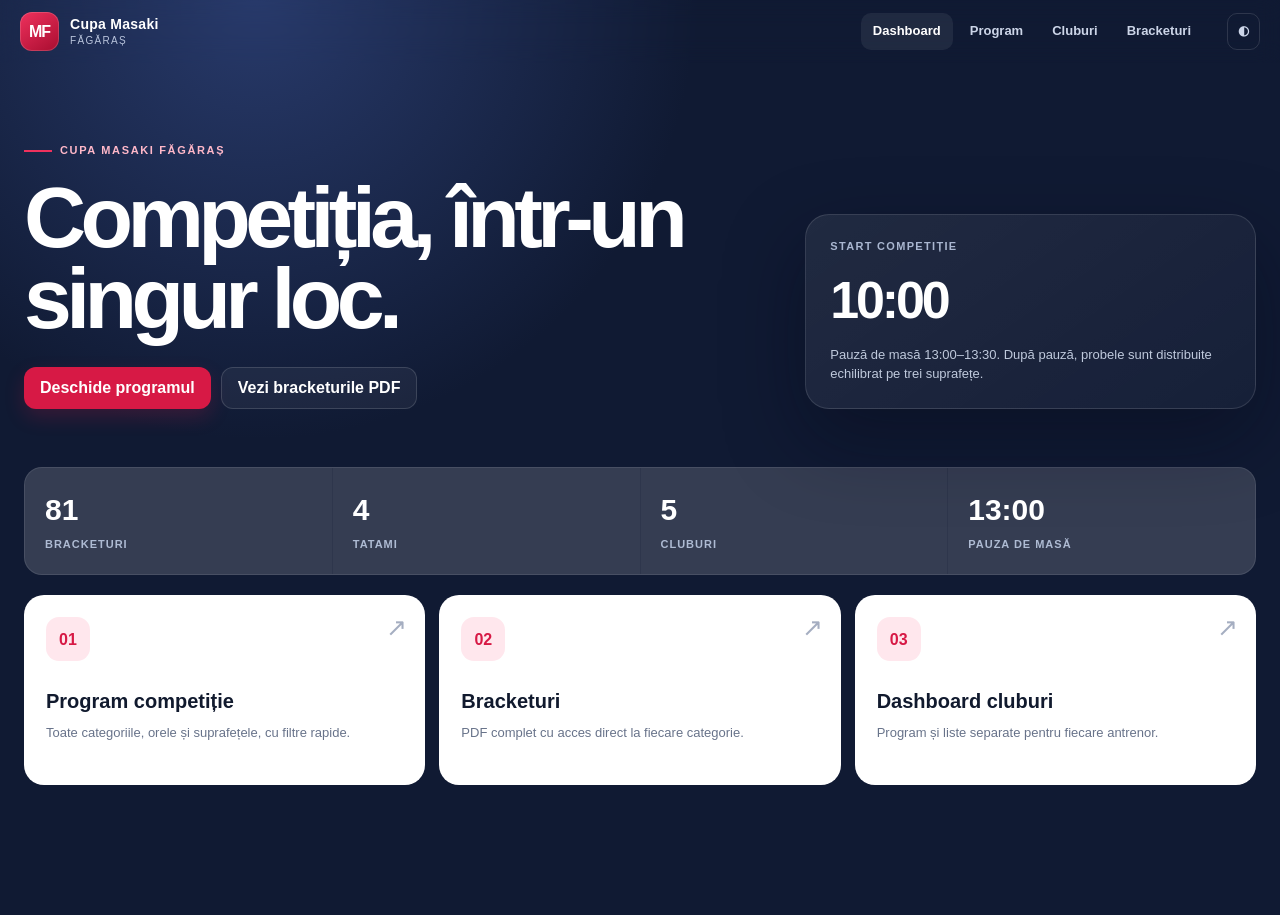
<file: index.html>
<!doctype html>
<html lang="ro"><head><meta charset="utf-8"><meta name="viewport" content="width=device-width,initial-scale=1"><meta name="theme-color" content="#101a33"><title>Cupa Masaki Făgăraș — Dashboard</title><link rel="stylesheet" href="assets/theme.css"></head>
<body class="dashboard-page">
<main>
  <section class="dashboard-hero">
    <div><span class="eyebrow">Cupa Masaki Făgăraș</span><h1>Competiția, într-un singur loc.</h1><p></p><div class="hero-actions"><a class="btn btn-primary" href="competitie/">Deschide programul</a><a class="btn btn-secondary" href="bracketuri.pdf" target="_blank">Vezi bracketurile PDF</a></div></div>
    <aside class="hero-panel"><div class="hero-panel-label">Start competiție</div><div class="hero-panel-time">10:00</div><p>Pauză de masă 13:00–13:30. După pauză, probele sunt distribuite echilibrat pe trei suprafețe.</p></aside>
  </section>
  <section class="dashboard-main">
    <div class="dashboard-stats"><div class="dashboard-stat"><strong data-stat="categories">81</strong><span>bracketuri</span></div><div class="dashboard-stat"><strong>4</strong><span>tatami</span></div><div class="dashboard-stat"><strong>5</strong><span>cluburi</span></div><div class="dashboard-stat"><strong>13:00</strong><span>pauza de masă</span></div></div>
    <div class="quick-grid">
      <a class="quick-card" href="competitie/"><span class="quick-icon">01</span><h2>Program competiție</h2><p>Toate categoriile, orele și suprafețele, cu filtre rapide.</p></a>
      <a class="quick-card" href="bracketuri.pdf" target="_blank"><span class="quick-icon">02</span><h2>Bracketuri</h2><p>PDF complet cu acces direct la fiecare categorie.</p></a>
      <a class="quick-card" href="cluburi/"><span class="quick-icon">03</span><h2>Dashboard cluburi</h2><p>Program și liste separate pentru fiecare antrenor.</p></a>
    </div>
  </section>
</main>
<script src="assets/app.js"></script>
</body></html>
</file>
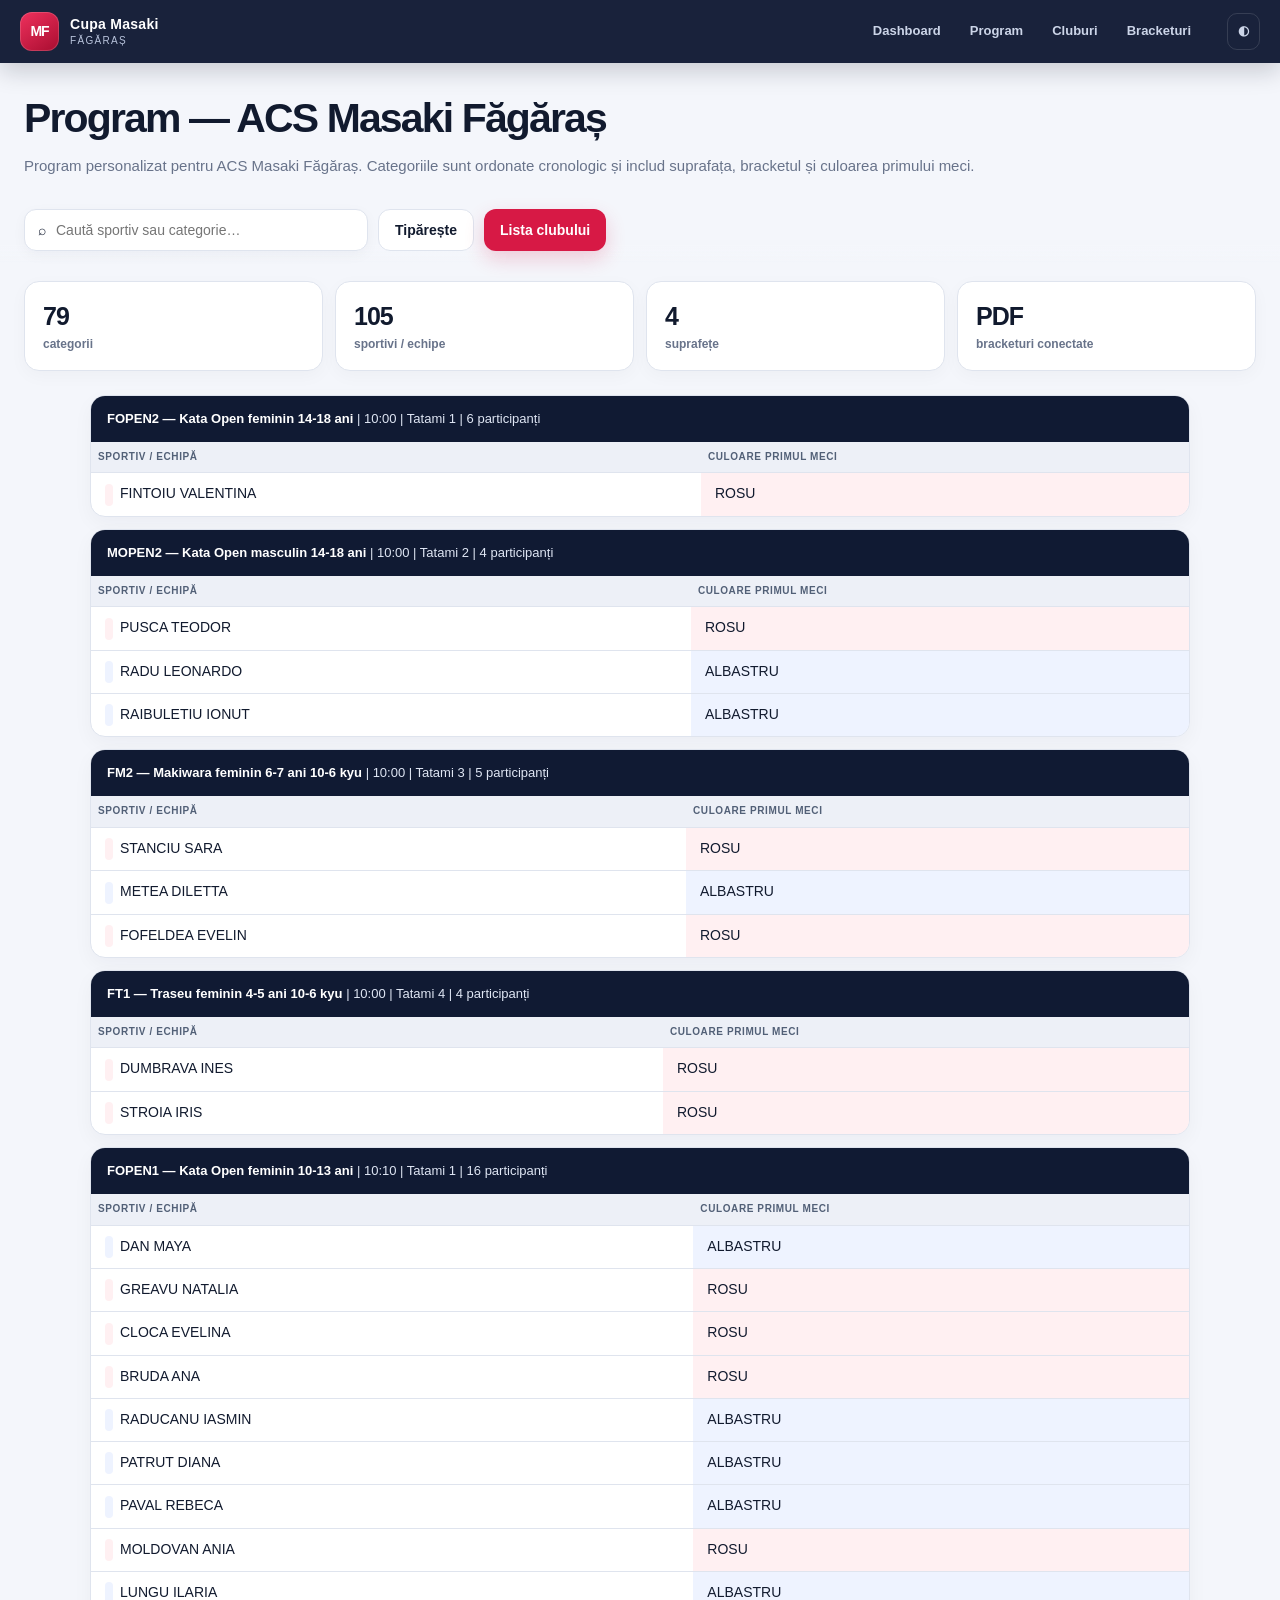
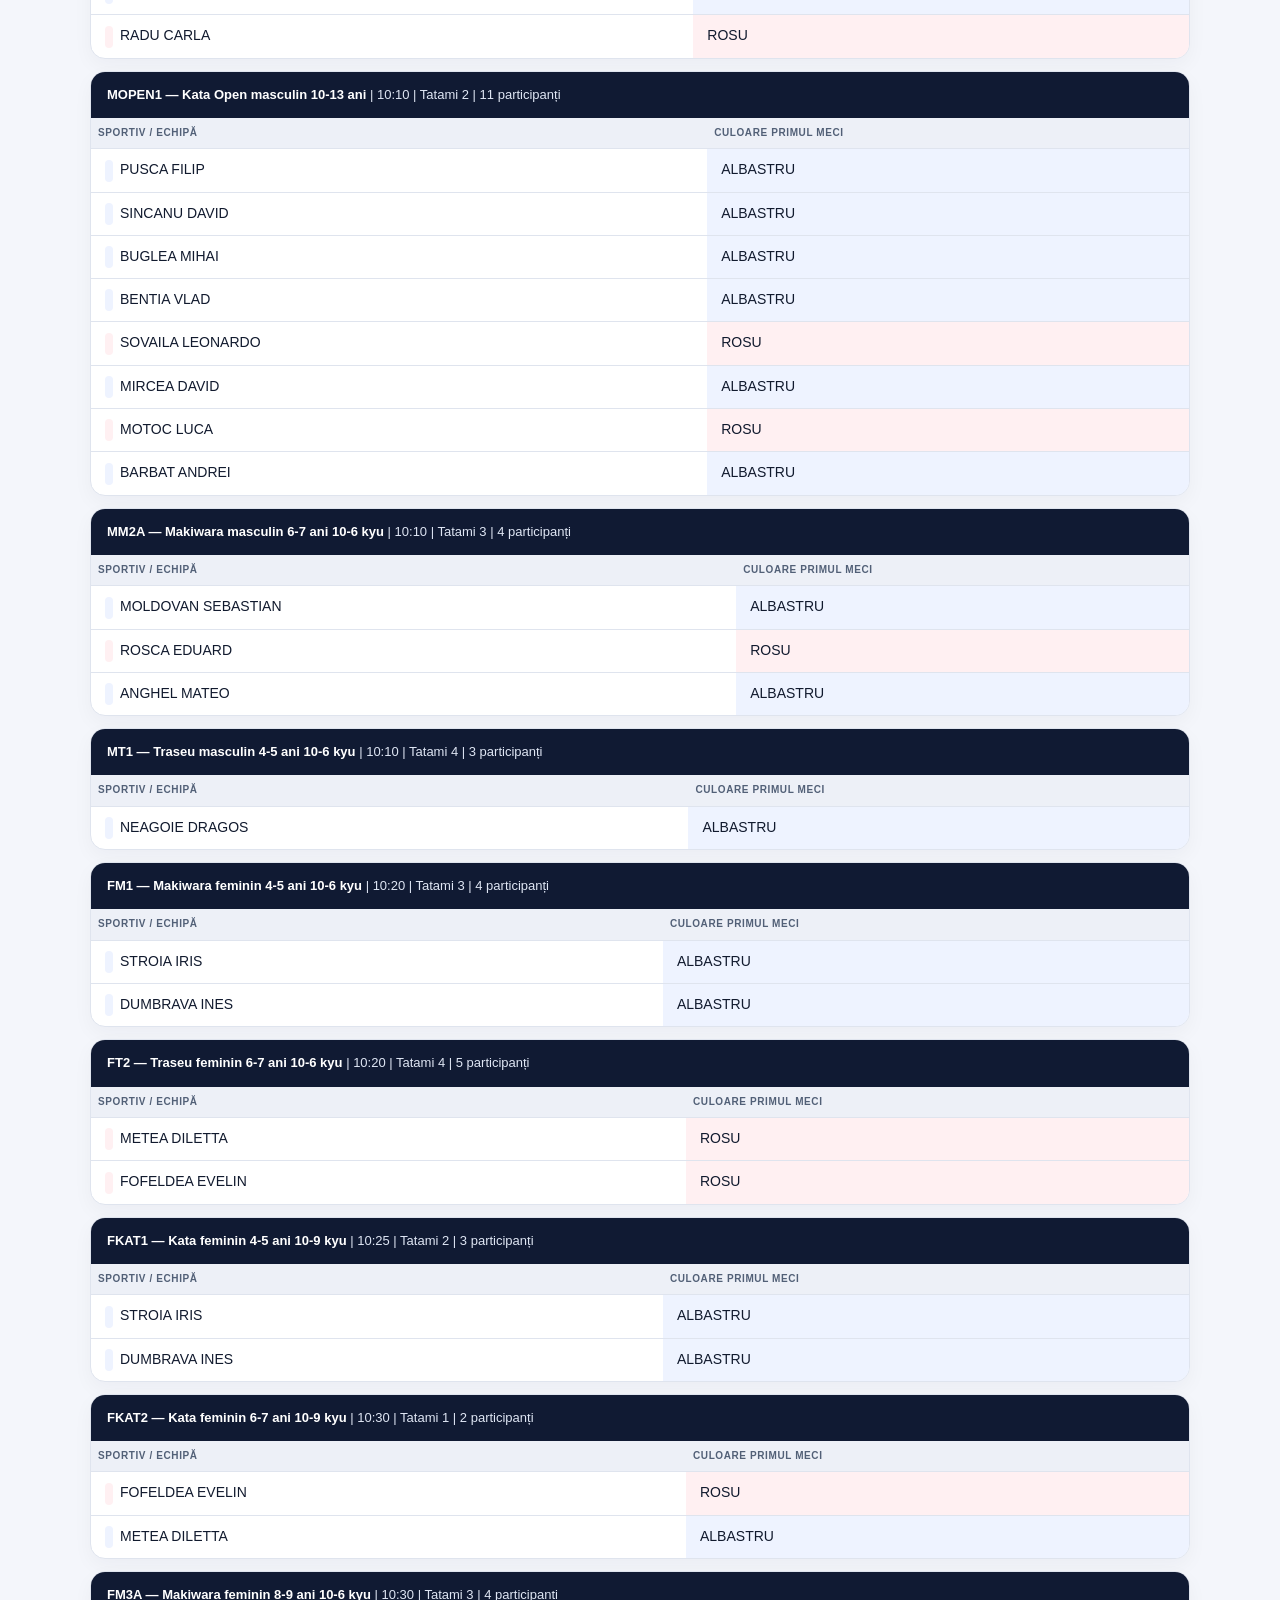
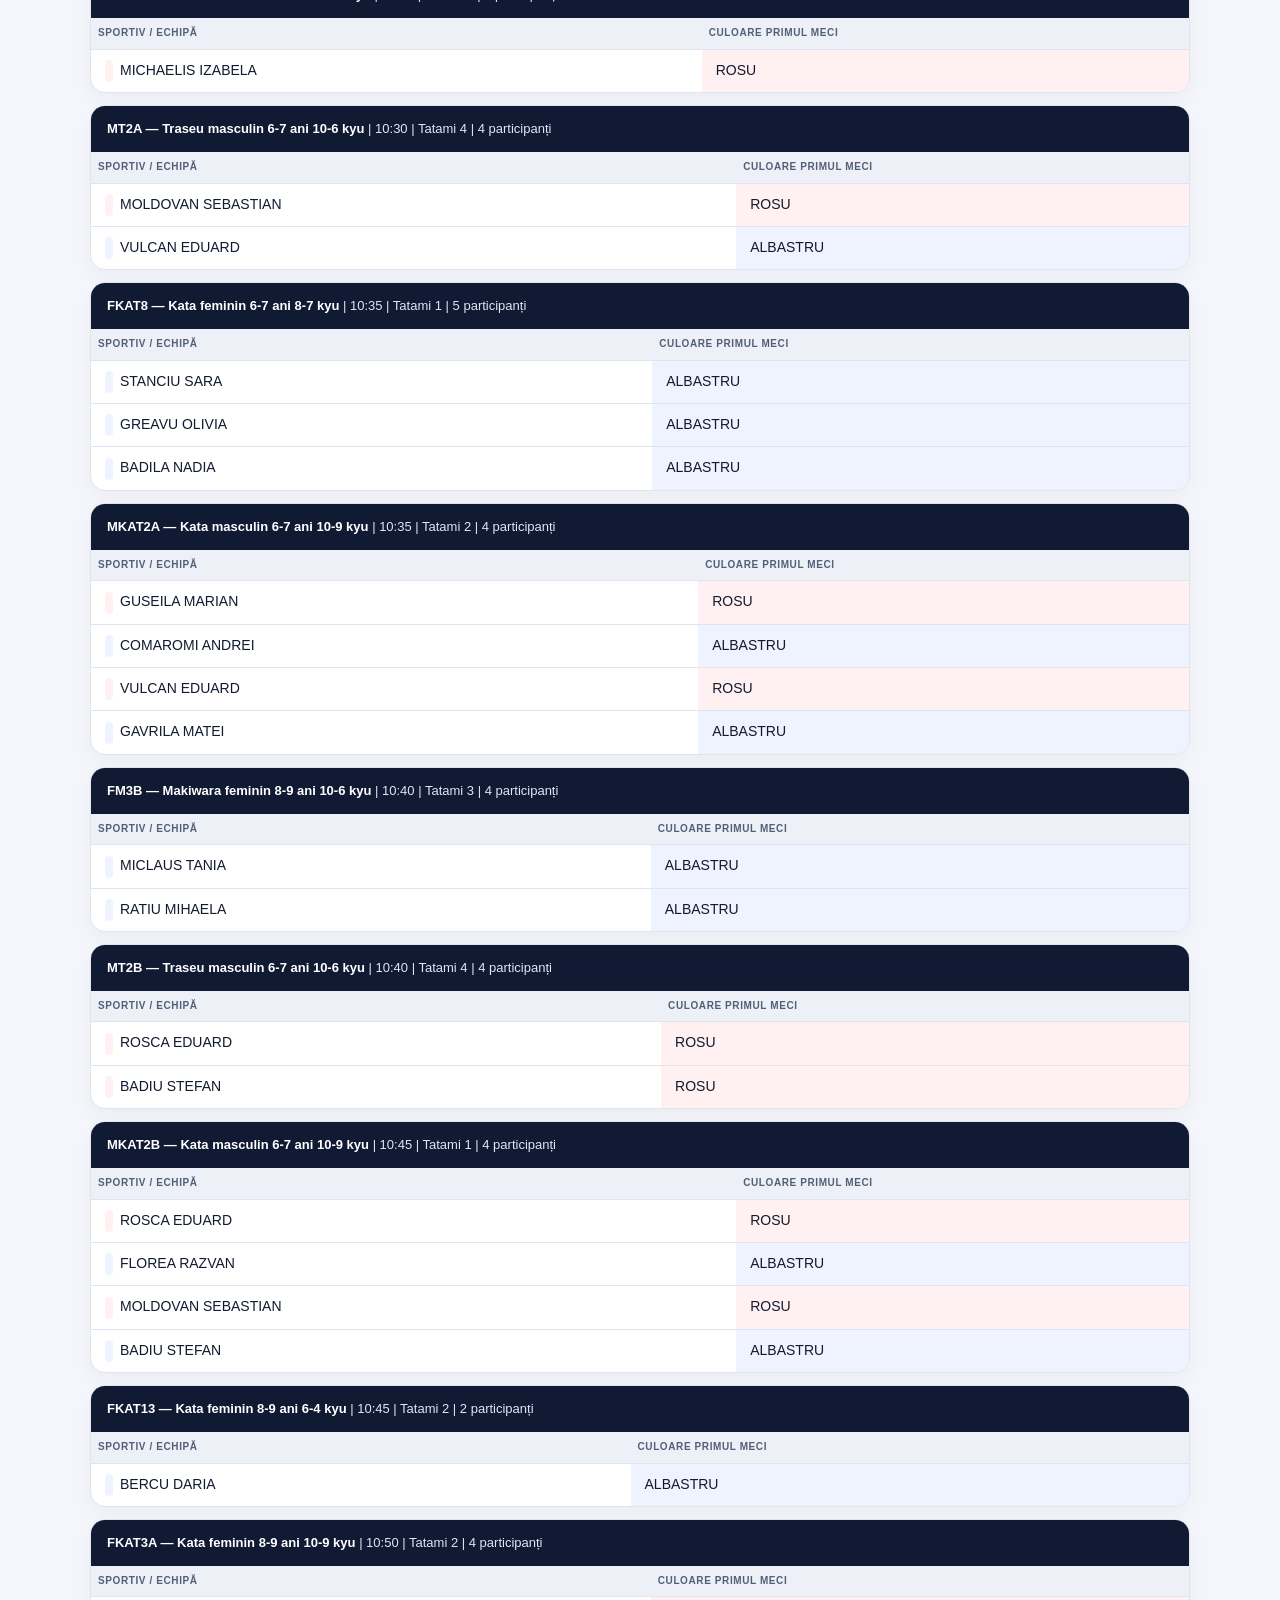
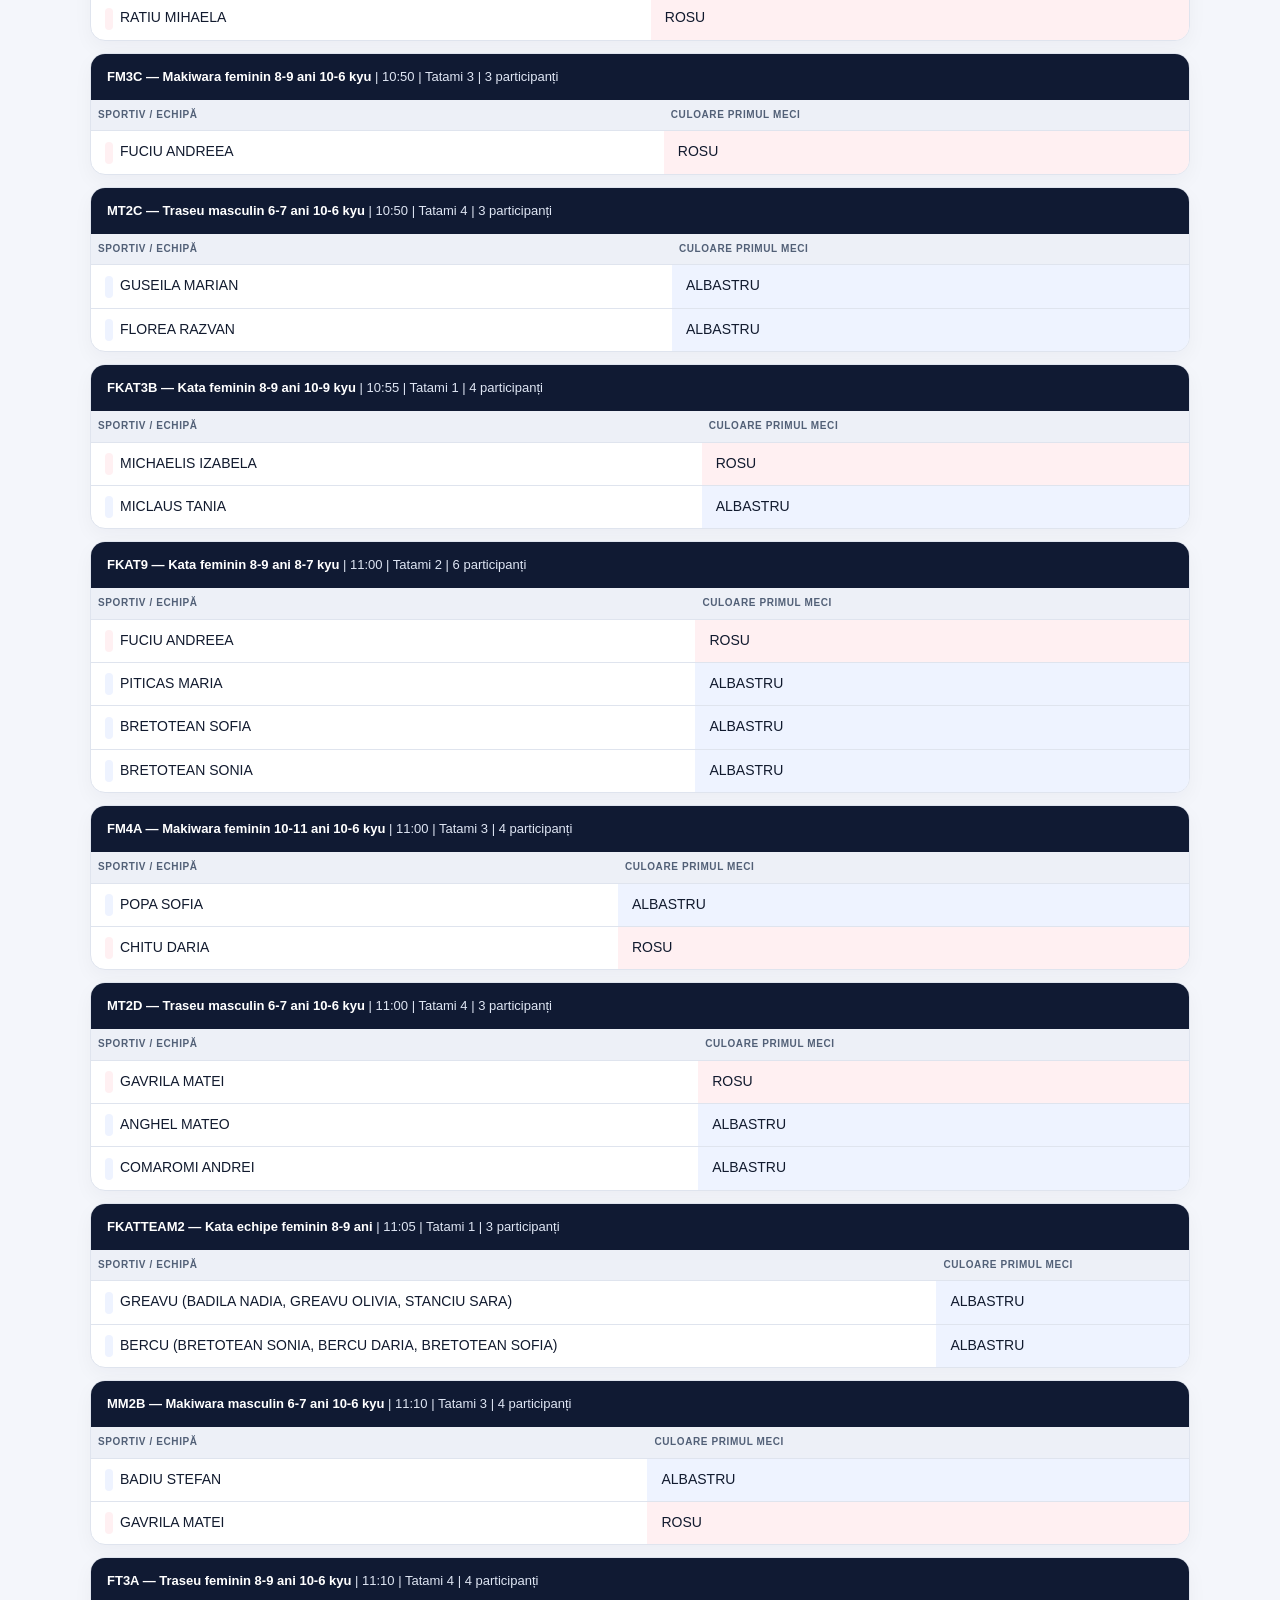
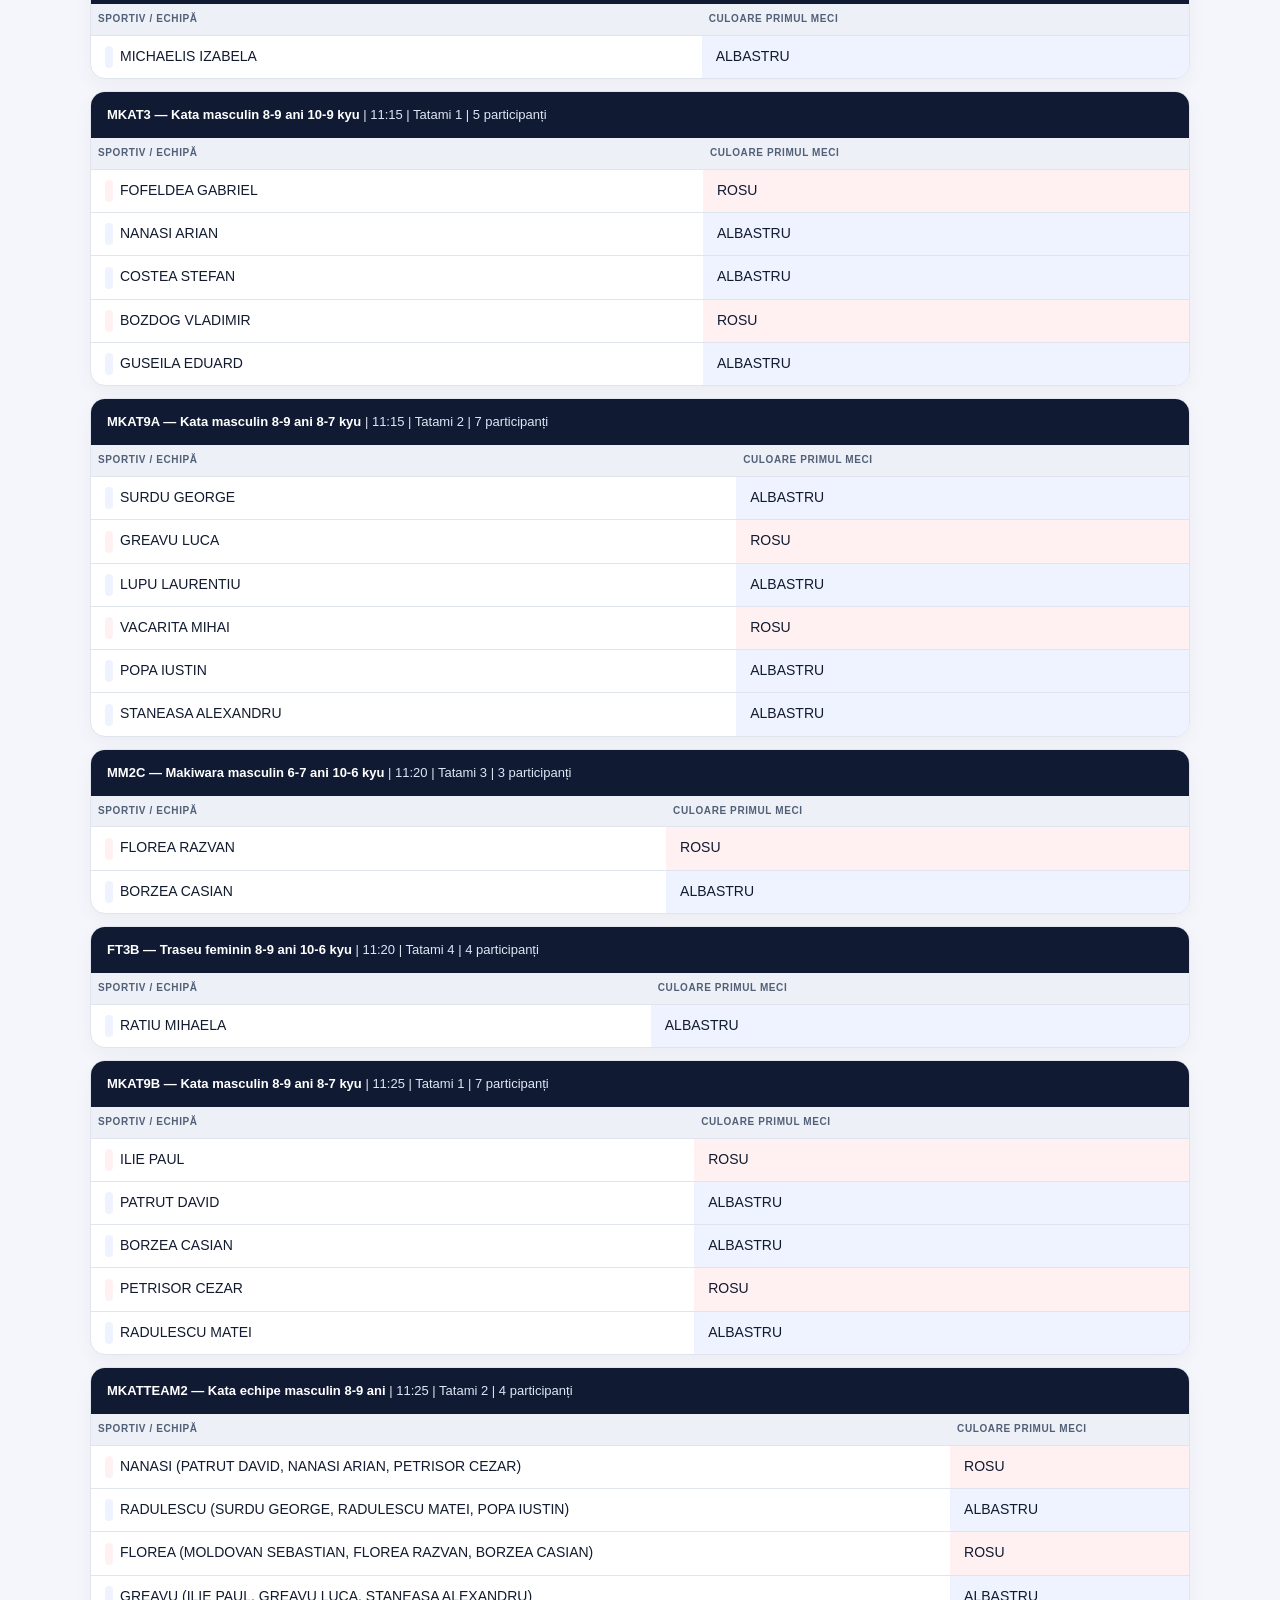
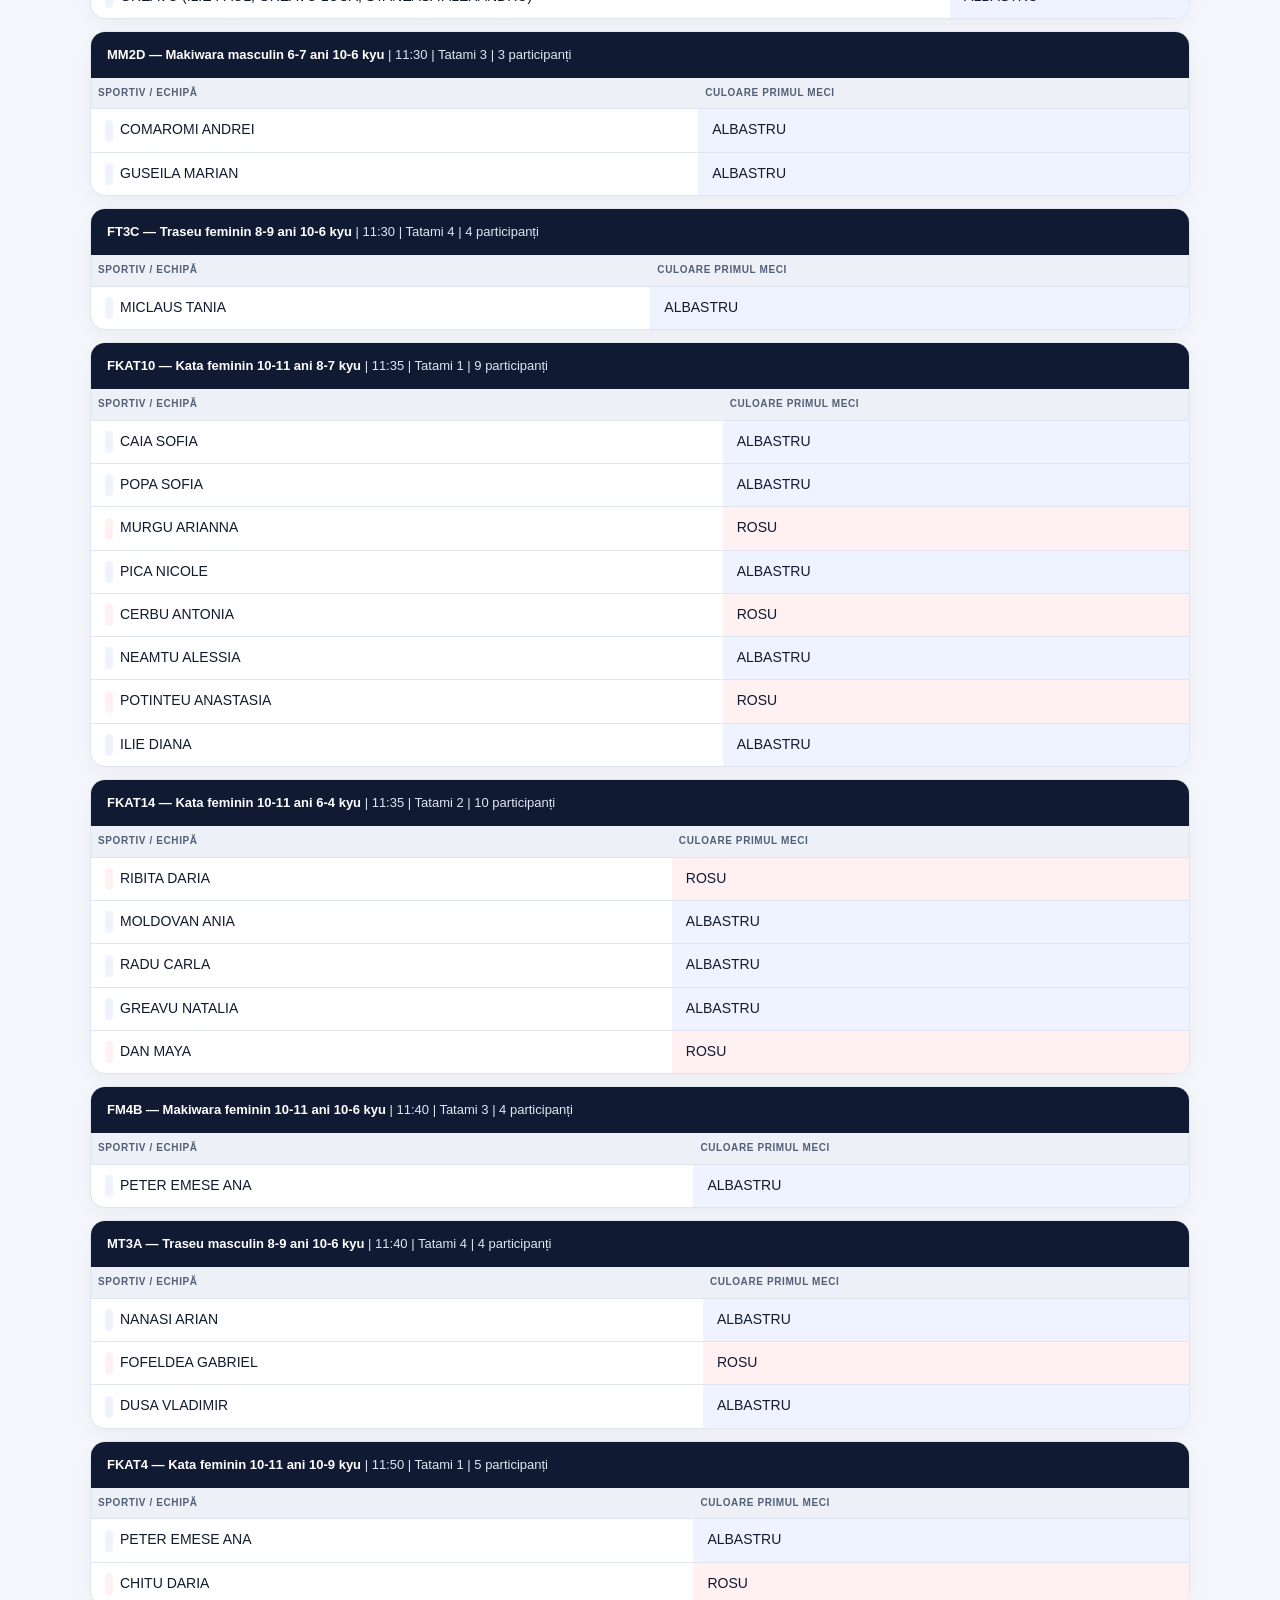
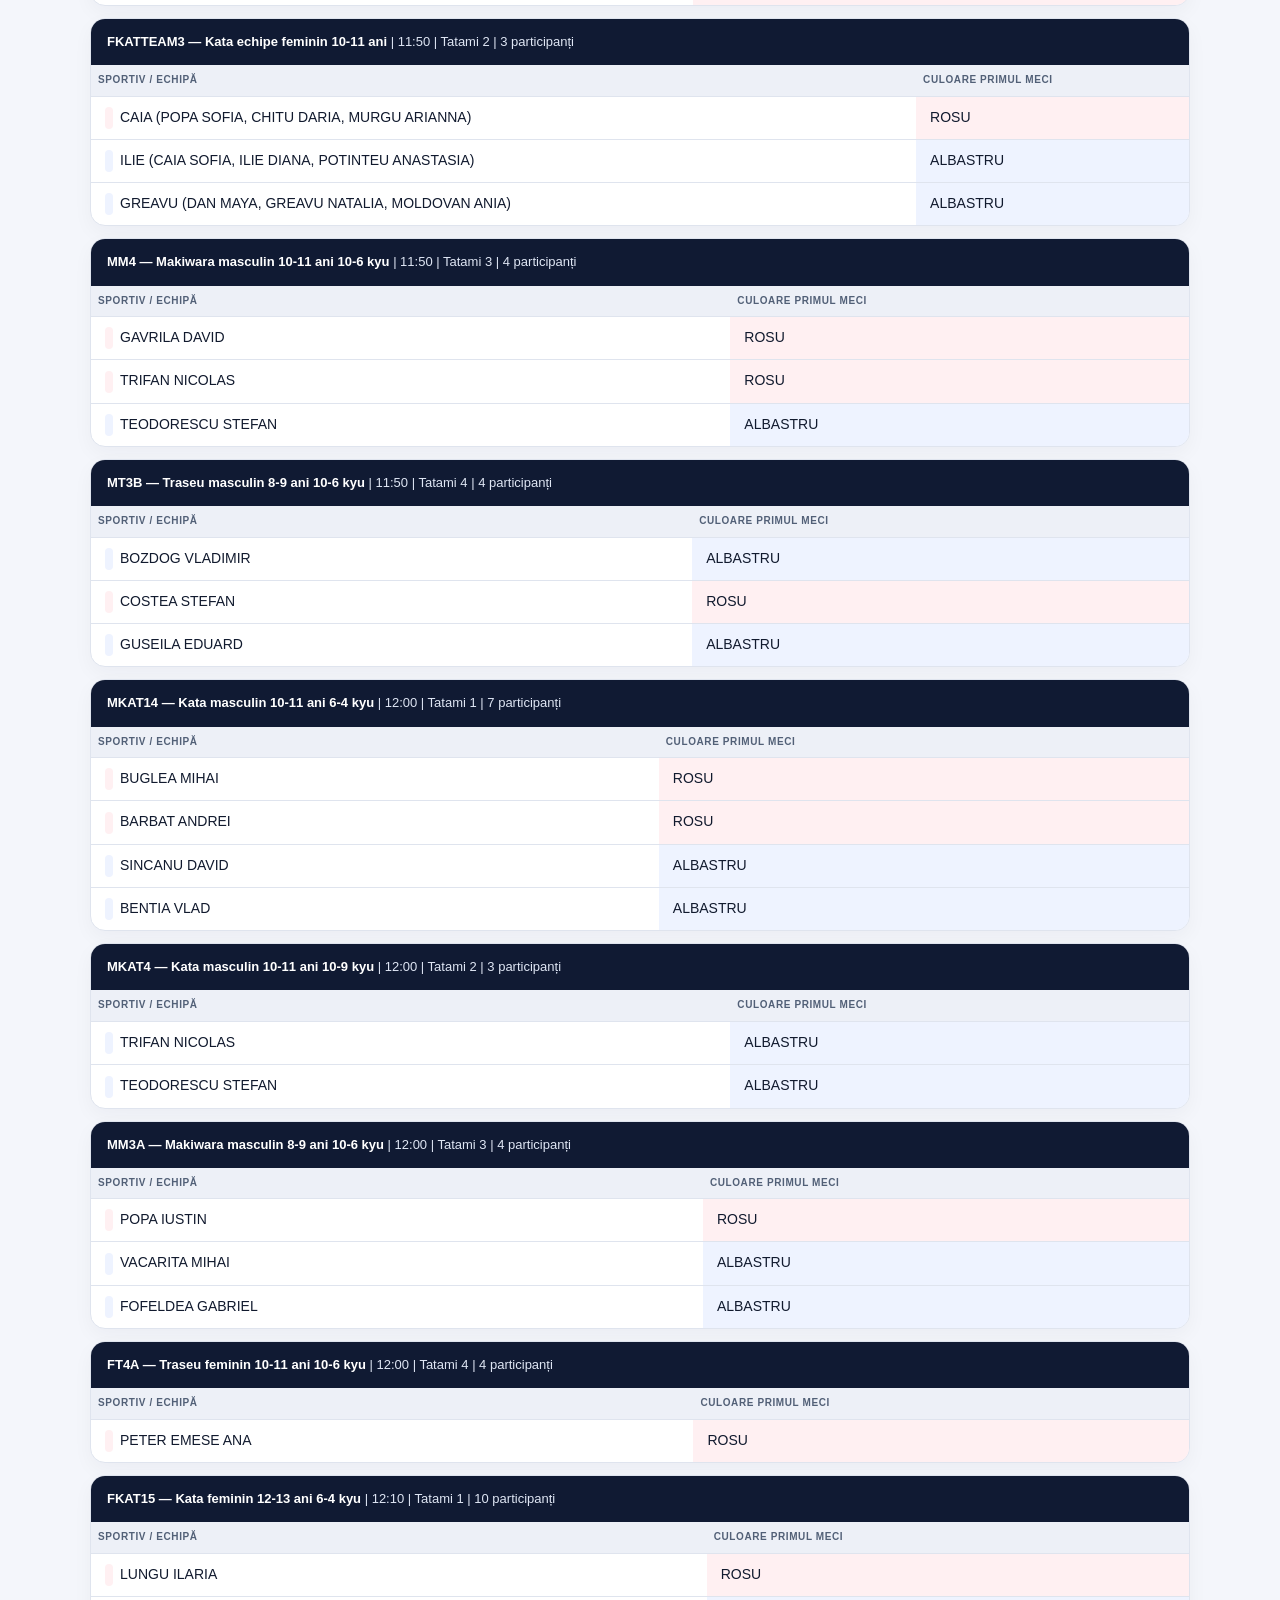
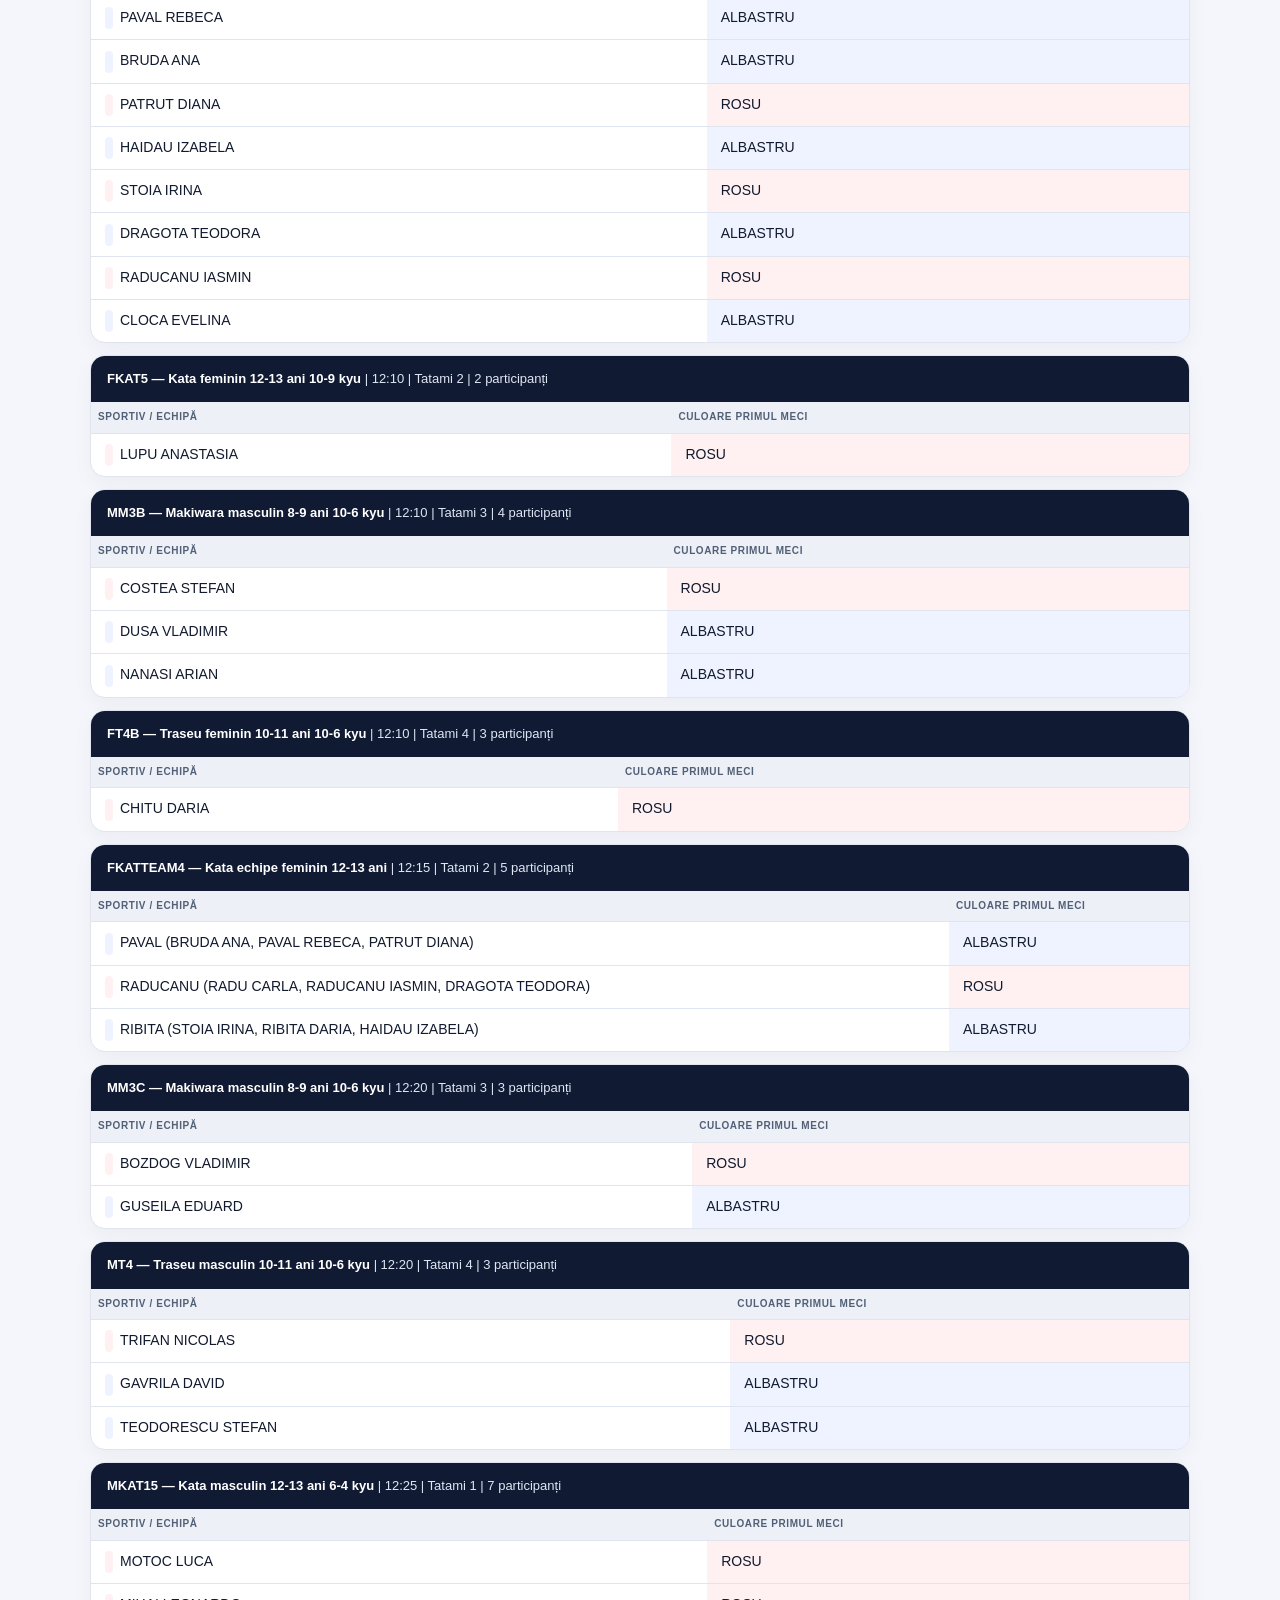
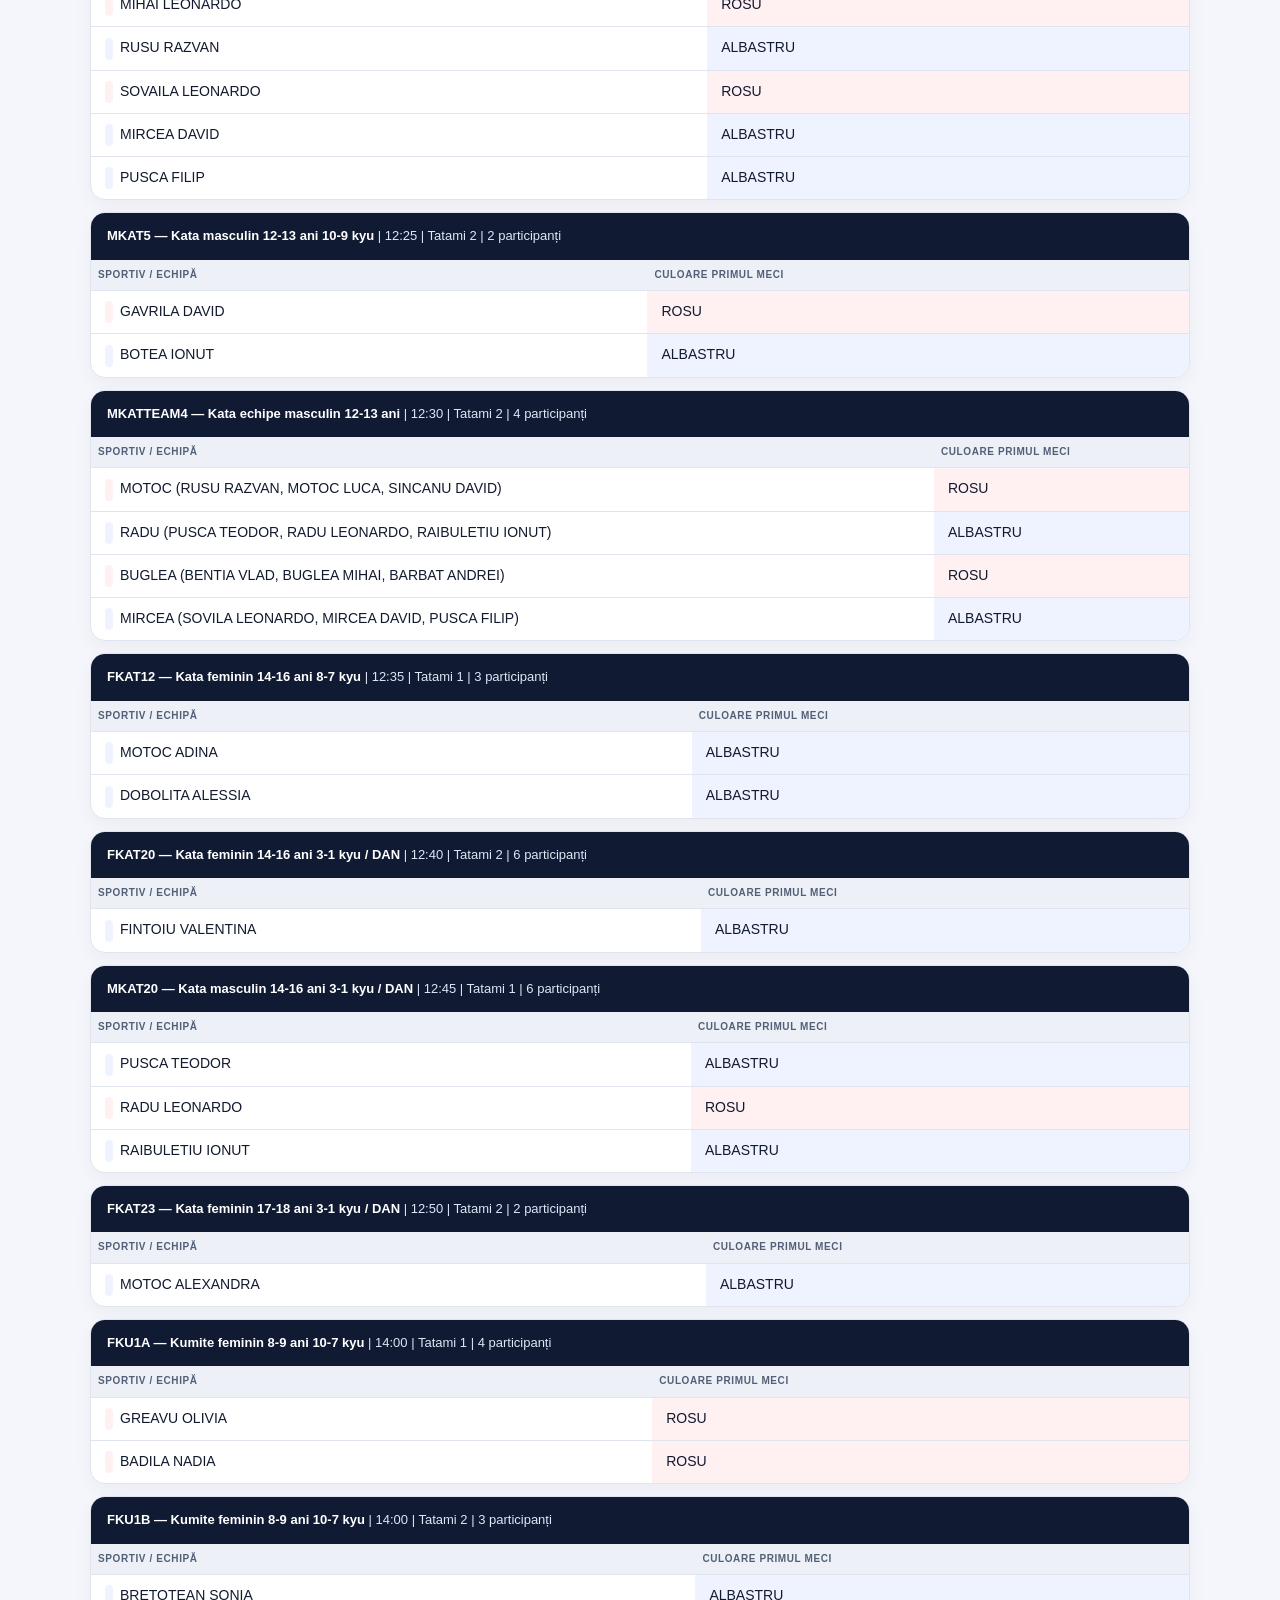
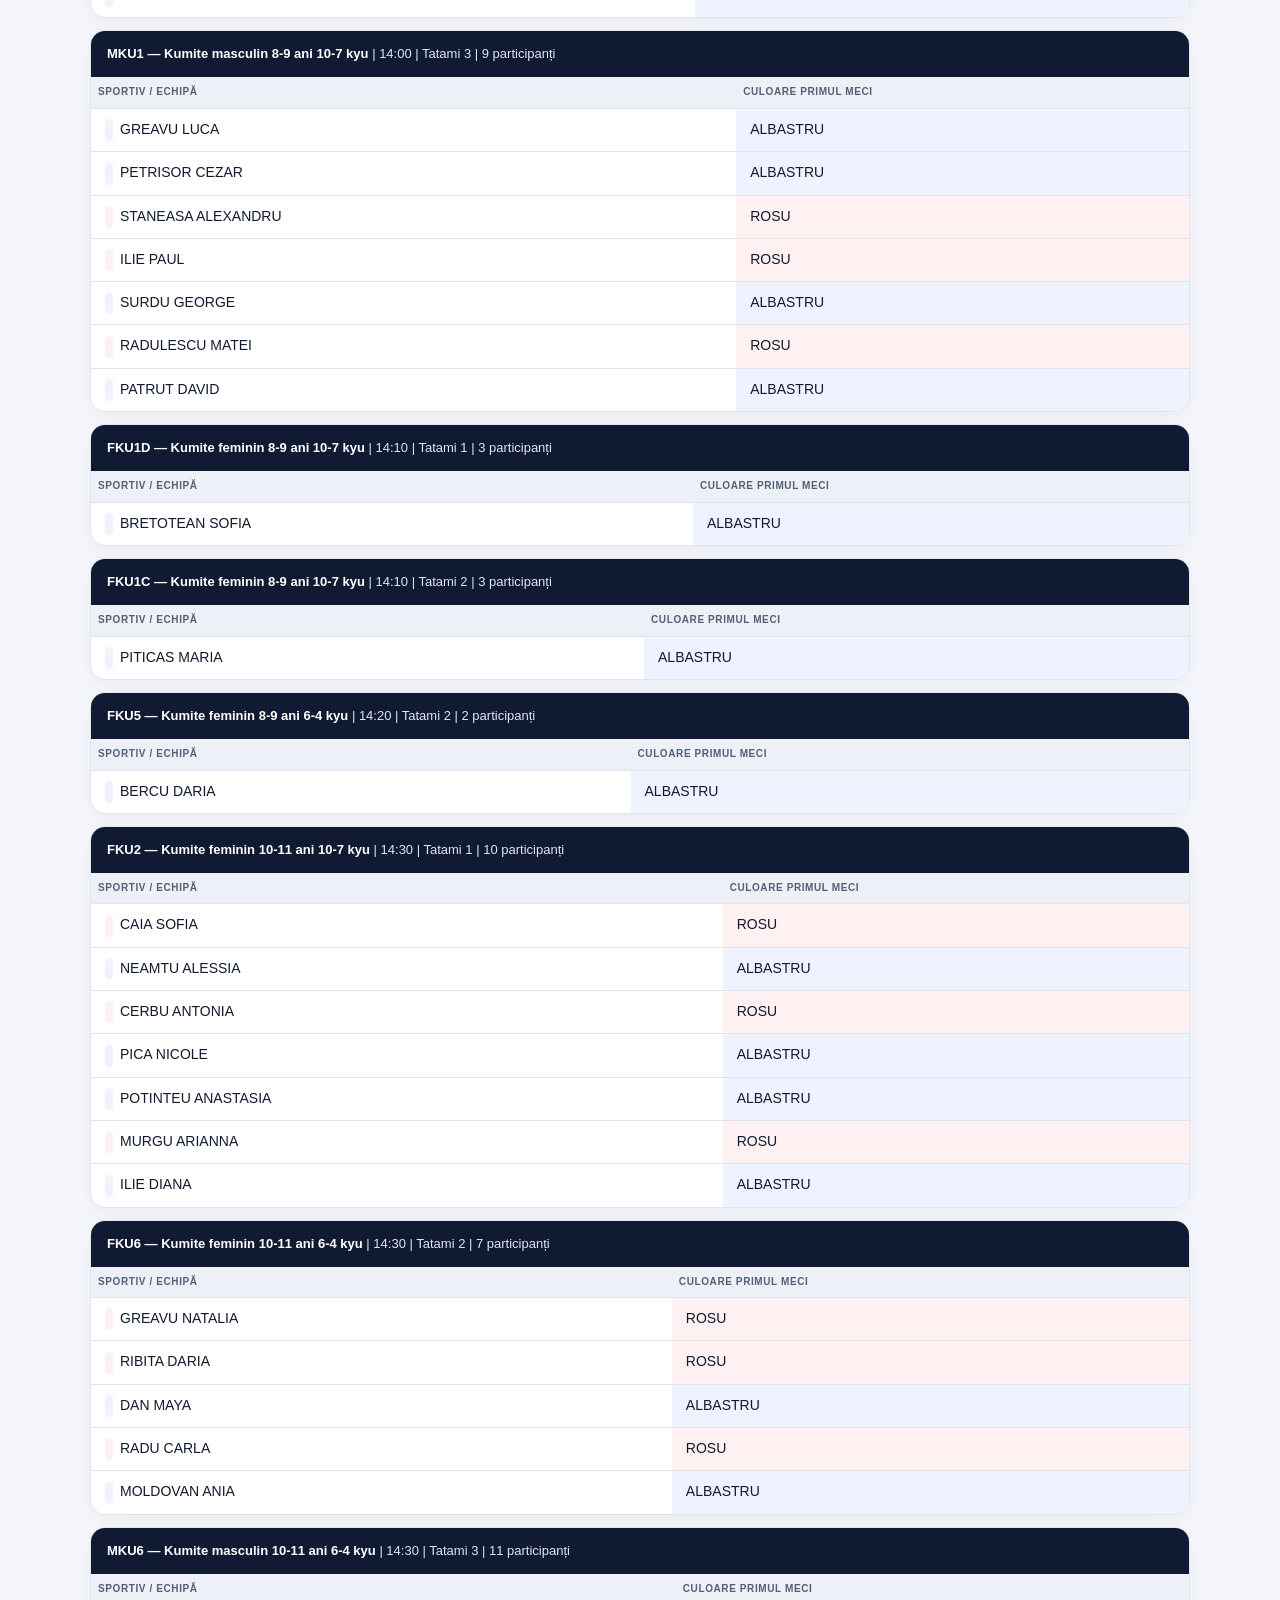
<file: acsmasakifagaras/index.html>
<!doctype html>
<html lang="ro"><head><meta charset="utf-8"><meta name="viewport" content="width=device-width,initial-scale=1"><meta name="theme-color" content="#101a33"><title>Program — ACS Masaki Făgăraș</title>
<style>
body{font:14px Arial;margin:24px;background:#eef2f7;color:#18243a}
h1{margin-bottom:6px}.columns{display:grid;grid-template-columns:repeat(3,minmax(0,1fr));gap:16px}
.column{background:white;border-radius:10px;overflow:hidden;box-shadow:0 2px 8px #18243a22}
h2{margin:0;padding:14px;background:#18243a;color:white;text-align:center}
table{width:100%;border-collapse:collapse}th,td{border-bottom:1px solid #d9e0e8;padding:8px 7px;vertical-align:top}
th{background:#d71945;color:white;text-align:left}.time,.code{font-weight:bold;white-space:nowrap}
.code{color:#d71945}.duration{white-space:nowrap;color:#526172}.rosu{background:#ffdede}
.albastru{background:#dfe8ff}.band{display:inline-block;width:7px;height:22px;
vertical-align:middle;margin-right:7px;border-radius:2px}.band.rosu{background:#e33434}
.band.albastru{background:#356bd8}.category-link{color:#d71945;font-weight:bold;text-decoration:none}
.category-block{background:white;margin:0 0 16px;border-radius:10px;overflow:hidden;
box-shadow:0 2px 8px #18243a22}.category-title{padding:12px 14px;background:#18243a;color:white}
.category-title a{color:white}.category-table{width:100%}
@media(max-width:900px){.columns{grid-template-columns:1fr}}
</style><link rel="stylesheet" href="../assets/theme.css">
</head><body><h1>Program — ACS Masaki Făgăraș</h1>


<section class="category-block">
<div class="category-title"><a href="../bracketuri.pdf?pagina=1#page=1">FOPEN2 — Kata Open feminin 14-18 ani  </a> | 10:00 | Tatami 1 | 6 participanți</div>
<table class="category-table"><tr><th>Sportiv / echipă</th><th>Culoare primul meci</th></tr>
<tr><td><span class="band rosu"></span>FINTOIU VALENTINA</td><td class="rosu">ROSU</td></tr>
</table></section>
<section class="category-block">
<div class="category-title"><a href="../bracketuri.pdf?pagina=2#page=2">MOPEN2 — Kata Open masculin 14-18 ani  </a> | 10:00 | Tatami 2 | 4 participanți</div>
<table class="category-table"><tr><th>Sportiv / echipă</th><th>Culoare primul meci</th></tr>
<tr><td><span class="band rosu"></span>PUSCA TEODOR</td><td class="rosu">ROSU</td></tr>
<tr><td><span class="band albastru"></span>RADU LEONARDO</td><td class="albastru">ALBASTRU</td></tr>
<tr><td><span class="band albastru"></span>RAIBULETIU IONUT</td><td class="albastru">ALBASTRU</td></tr>
</table></section>
<section class="category-block">
<div class="category-title"><a href="../bracketuri.pdf?pagina=25#page=25">FM2 — Makiwara feminin 6-7 ani 10-6 kyu</a> | 10:00 | Tatami 3 | 5 participanți</div>
<table class="category-table"><tr><th>Sportiv / echipă</th><th>Culoare primul meci</th></tr>
<tr><td><span class="band rosu"></span>STANCIU SARA</td><td class="rosu">ROSU</td></tr>
<tr><td><span class="band albastru"></span>METEA DILETTA</td><td class="albastru">ALBASTRU</td></tr>
<tr><td><span class="band rosu"></span>FOFELDEA EVELIN</td><td class="rosu">ROSU</td></tr>
</table></section>
<section class="category-block">
<div class="category-title"><a href="../bracketuri.pdf?pagina=6#page=6">FT1 — Traseu feminin 4-5 ani 10-6 kyu</a> | 10:00 | Tatami 4 | 4 participanți</div>
<table class="category-table"><tr><th>Sportiv / echipă</th><th>Culoare primul meci</th></tr>
<tr><td><span class="band rosu"></span>DUMBRAVA INES</td><td class="rosu">ROSU</td></tr>
<tr><td><span class="band rosu"></span>STROIA IRIS</td><td class="rosu">ROSU</td></tr>
</table></section>
<section class="category-block">
<div class="category-title"><a href="../bracketuri.pdf?pagina=3#page=3">FOPEN1 — Kata Open feminin 10-13 ani  </a> | 10:10 | Tatami 1 | 16 participanți</div>
<table class="category-table"><tr><th>Sportiv / echipă</th><th>Culoare primul meci</th></tr>
<tr><td><span class="band albastru"></span>DAN MAYA</td><td class="albastru">ALBASTRU</td></tr>
<tr><td><span class="band rosu"></span>GREAVU NATALIA</td><td class="rosu">ROSU</td></tr>
<tr><td><span class="band rosu"></span>CLOCA EVELINA</td><td class="rosu">ROSU</td></tr>
<tr><td><span class="band rosu"></span>BRUDA ANA</td><td class="rosu">ROSU</td></tr>
<tr><td><span class="band albastru"></span>RADUCANU IASMIN</td><td class="albastru">ALBASTRU</td></tr>
<tr><td><span class="band albastru"></span>PATRUT DIANA</td><td class="albastru">ALBASTRU</td></tr>
<tr><td><span class="band albastru"></span>PAVAL REBECA</td><td class="albastru">ALBASTRU</td></tr>
<tr><td><span class="band rosu"></span>MOLDOVAN ANIA</td><td class="rosu">ROSU</td></tr>
<tr><td><span class="band albastru"></span>LUNGU ILARIA</td><td class="albastru">ALBASTRU</td></tr>
<tr><td><span class="band rosu"></span>RADU CARLA</td><td class="rosu">ROSU</td></tr>
</table></section>
<section class="category-block">
<div class="category-title"><a href="../bracketuri.pdf?pagina=4#page=4">MOPEN1 — Kata Open masculin 10-13 ani  </a> | 10:10 | Tatami 2 | 11 participanți</div>
<table class="category-table"><tr><th>Sportiv / echipă</th><th>Culoare primul meci</th></tr>
<tr><td><span class="band albastru"></span>PUSCA FILIP</td><td class="albastru">ALBASTRU</td></tr>
<tr><td><span class="band albastru"></span>SINCANU DAVID</td><td class="albastru">ALBASTRU</td></tr>
<tr><td><span class="band albastru"></span>BUGLEA MIHAI</td><td class="albastru">ALBASTRU</td></tr>
<tr><td><span class="band albastru"></span>BENTIA VLAD</td><td class="albastru">ALBASTRU</td></tr>
<tr><td><span class="band rosu"></span>SOVAILA LEONARDO</td><td class="rosu">ROSU</td></tr>
<tr><td><span class="band albastru"></span>MIRCEA DAVID</td><td class="albastru">ALBASTRU</td></tr>
<tr><td><span class="band rosu"></span>MOTOC LUCA</td><td class="rosu">ROSU</td></tr>
<tr><td><span class="band albastru"></span>BARBAT ANDREI</td><td class="albastru">ALBASTRU</td></tr>
</table></section>
<section class="category-block">
<div class="category-title"><a href="../bracketuri.pdf?pagina=21#page=21">MM2A — Makiwara masculin 6-7 ani 10-6 kyu</a> | 10:10 | Tatami 3 | 4 participanți</div>
<table class="category-table"><tr><th>Sportiv / echipă</th><th>Culoare primul meci</th></tr>
<tr><td><span class="band albastru"></span>MOLDOVAN SEBASTIAN</td><td class="albastru">ALBASTRU</td></tr>
<tr><td><span class="band rosu"></span>ROSCA EDUARD</td><td class="rosu">ROSU</td></tr>
<tr><td><span class="band albastru"></span>ANGHEL MATEO</td><td class="albastru">ALBASTRU</td></tr>
</table></section>
<section class="category-block">
<div class="category-title"><a href="../bracketuri.pdf?pagina=5#page=5">MT1 — Traseu masculin 4-5 ani 10-6 kyu</a> | 10:10 | Tatami 4 | 3 participanți</div>
<table class="category-table"><tr><th>Sportiv / echipă</th><th>Culoare primul meci</th></tr>
<tr><td><span class="band albastru"></span>NEAGOIE DRAGOS</td><td class="albastru">ALBASTRU</td></tr>
</table></section>
<section class="category-block">
<div class="category-title"><a href="../bracketuri.pdf?pagina=20#page=20">FM1 — Makiwara feminin 4-5 ani 10-6 kyu</a> | 10:20 | Tatami 3 | 4 participanți</div>
<table class="category-table"><tr><th>Sportiv / echipă</th><th>Culoare primul meci</th></tr>
<tr><td><span class="band albastru"></span>STROIA IRIS</td><td class="albastru">ALBASTRU</td></tr>
<tr><td><span class="band albastru"></span>DUMBRAVA INES</td><td class="albastru">ALBASTRU</td></tr>
</table></section>
<section class="category-block">
<div class="category-title"><a href="../bracketuri.pdf?pagina=11#page=11">FT2 — Traseu feminin 6-7 ani 10-6 kyu</a> | 10:20 | Tatami 4 | 5 participanți</div>
<table class="category-table"><tr><th>Sportiv / echipă</th><th>Culoare primul meci</th></tr>
<tr><td><span class="band rosu"></span>METEA DILETTA</td><td class="rosu">ROSU</td></tr>
<tr><td><span class="band rosu"></span>FOFELDEA EVELIN</td><td class="rosu">ROSU</td></tr>
</table></section>
<section class="category-block">
<div class="category-title"><a href="../bracketuri.pdf?pagina=35#page=35">FKAT1 — Kata feminin 4-5 ani 10-9 kyu</a> | 10:25 | Tatami 2 | 3 participanți</div>
<table class="category-table"><tr><th>Sportiv / echipă</th><th>Culoare primul meci</th></tr>
<tr><td><span class="band albastru"></span>STROIA IRIS</td><td class="albastru">ALBASTRU</td></tr>
<tr><td><span class="band albastru"></span>DUMBRAVA INES</td><td class="albastru">ALBASTRU</td></tr>
</table></section>
<section class="category-block">
<div class="category-title"><a href="../bracketuri.pdf?pagina=38#page=38">FKAT2 — Kata feminin 6-7 ani 10-9 kyu</a> | 10:30 | Tatami 1 | 2 participanți</div>
<table class="category-table"><tr><th>Sportiv / echipă</th><th>Culoare primul meci</th></tr>
<tr><td><span class="band rosu"></span>FOFELDEA EVELIN</td><td class="rosu">ROSU</td></tr>
<tr><td><span class="band albastru"></span>METEA DILETTA</td><td class="albastru">ALBASTRU</td></tr>
</table></section>
<section class="category-block">
<div class="category-title"><a href="../bracketuri.pdf?pagina=29#page=29">FM3A — Makiwara feminin 8-9 ani 10-6 kyu</a> | 10:30 | Tatami 3 | 4 participanți</div>
<table class="category-table"><tr><th>Sportiv / echipă</th><th>Culoare primul meci</th></tr>
<tr><td><span class="band rosu"></span>MICHAELIS IZABELA</td><td class="rosu">ROSU</td></tr>
</table></section>
<section class="category-block">
<div class="category-title"><a href="../bracketuri.pdf?pagina=7#page=7">MT2A — Traseu masculin 6-7 ani 10-6 kyu</a> | 10:30 | Tatami 4 | 4 participanți</div>
<table class="category-table"><tr><th>Sportiv / echipă</th><th>Culoare primul meci</th></tr>
<tr><td><span class="band rosu"></span>MOLDOVAN SEBASTIAN</td><td class="rosu">ROSU</td></tr>
<tr><td><span class="band albastru"></span>VULCAN EDUARD</td><td class="albastru">ALBASTRU</td></tr>
</table></section>
<section class="category-block">
<div class="category-title"><a href="../bracketuri.pdf?pagina=46#page=46">FKAT8 — Kata feminin 6-7 ani 8-7 kyu</a> | 10:35 | Tatami 1 | 5 participanți</div>
<table class="category-table"><tr><th>Sportiv / echipă</th><th>Culoare primul meci</th></tr>
<tr><td><span class="band albastru"></span>STANCIU SARA</td><td class="albastru">ALBASTRU</td></tr>
<tr><td><span class="band albastru"></span>GREAVU OLIVIA</td><td class="albastru">ALBASTRU</td></tr>
<tr><td><span class="band albastru"></span>BADILA NADIA</td><td class="albastru">ALBASTRU</td></tr>
</table></section>
<section class="category-block">
<div class="category-title"><a href="../bracketuri.pdf?pagina=36#page=36">MKAT2A — Kata masculin 6-7 ani 10-9 kyu</a> | 10:35 | Tatami 2 | 4 participanți</div>
<table class="category-table"><tr><th>Sportiv / echipă</th><th>Culoare primul meci</th></tr>
<tr><td><span class="band rosu"></span>GUSEILA MARIAN</td><td class="rosu">ROSU</td></tr>
<tr><td><span class="band albastru"></span>COMAROMI ANDREI</td><td class="albastru">ALBASTRU</td></tr>
<tr><td><span class="band rosu"></span>VULCAN EDUARD</td><td class="rosu">ROSU</td></tr>
<tr><td><span class="band albastru"></span>GAVRILA MATEI</td><td class="albastru">ALBASTRU</td></tr>
</table></section>
<section class="category-block">
<div class="category-title"><a href="../bracketuri.pdf?pagina=30#page=30">FM3B — Makiwara feminin 8-9 ani 10-6 kyu</a> | 10:40 | Tatami 3 | 4 participanți</div>
<table class="category-table"><tr><th>Sportiv / echipă</th><th>Culoare primul meci</th></tr>
<tr><td><span class="band albastru"></span>MICLAUS TANIA</td><td class="albastru">ALBASTRU</td></tr>
<tr><td><span class="band albastru"></span>RATIU MIHAELA</td><td class="albastru">ALBASTRU</td></tr>
</table></section>
<section class="category-block">
<div class="category-title"><a href="../bracketuri.pdf?pagina=8#page=8">MT2B — Traseu masculin 6-7 ani 10-6 kyu</a> | 10:40 | Tatami 4 | 4 participanți</div>
<table class="category-table"><tr><th>Sportiv / echipă</th><th>Culoare primul meci</th></tr>
<tr><td><span class="band rosu"></span>ROSCA EDUARD</td><td class="rosu">ROSU</td></tr>
<tr><td><span class="band rosu"></span>BADIU STEFAN</td><td class="rosu">ROSU</td></tr>
</table></section>
<section class="category-block">
<div class="category-title"><a href="../bracketuri.pdf?pagina=37#page=37">MKAT2B — Kata masculin 6-7 ani 10-9 kyu</a> | 10:45 | Tatami 1 | 4 participanți</div>
<table class="category-table"><tr><th>Sportiv / echipă</th><th>Culoare primul meci</th></tr>
<tr><td><span class="band rosu"></span>ROSCA EDUARD</td><td class="rosu">ROSU</td></tr>
<tr><td><span class="band albastru"></span>FLOREA RAZVAN</td><td class="albastru">ALBASTRU</td></tr>
<tr><td><span class="band rosu"></span>MOLDOVAN SEBASTIAN</td><td class="rosu">ROSU</td></tr>
<tr><td><span class="band albastru"></span>BADIU STEFAN</td><td class="albastru">ALBASTRU</td></tr>
</table></section>
<section class="category-block">
<div class="category-title"><a href="../bracketuri.pdf?pagina=53#page=53">FKAT13 — Kata feminin 8-9 ani 6-4 kyu</a> | 10:45 | Tatami 2 | 2 participanți</div>
<table class="category-table"><tr><th>Sportiv / echipă</th><th>Culoare primul meci</th></tr>
<tr><td><span class="band albastru"></span>BERCU DARIA</td><td class="albastru">ALBASTRU</td></tr>
</table></section>
<section class="category-block">
<div class="category-title"><a href="../bracketuri.pdf?pagina=40#page=40">FKAT3A — Kata feminin 8-9 ani 10-9 kyu</a> | 10:50 | Tatami 2 | 4 participanți</div>
<table class="category-table"><tr><th>Sportiv / echipă</th><th>Culoare primul meci</th></tr>
<tr><td><span class="band rosu"></span>RATIU MIHAELA</td><td class="rosu">ROSU</td></tr>
</table></section>
<section class="category-block">
<div class="category-title"><a href="../bracketuri.pdf?pagina=31#page=31">FM3C — Makiwara feminin 8-9 ani 10-6 kyu</a> | 10:50 | Tatami 3 | 3 participanți</div>
<table class="category-table"><tr><th>Sportiv / echipă</th><th>Culoare primul meci</th></tr>
<tr><td><span class="band rosu"></span>FUCIU ANDREEA</td><td class="rosu">ROSU</td></tr>
</table></section>
<section class="category-block">
<div class="category-title"><a href="../bracketuri.pdf?pagina=9#page=9">MT2C — Traseu masculin 6-7 ani 10-6 kyu</a> | 10:50 | Tatami 4 | 3 participanți</div>
<table class="category-table"><tr><th>Sportiv / echipă</th><th>Culoare primul meci</th></tr>
<tr><td><span class="band albastru"></span>GUSEILA MARIAN</td><td class="albastru">ALBASTRU</td></tr>
<tr><td><span class="band albastru"></span>FLOREA RAZVAN</td><td class="albastru">ALBASTRU</td></tr>
</table></section>
<section class="category-block">
<div class="category-title"><a href="../bracketuri.pdf?pagina=41#page=41">FKAT3B — Kata feminin 8-9 ani 10-9 kyu</a> | 10:55 | Tatami 1 | 4 participanți</div>
<table class="category-table"><tr><th>Sportiv / echipă</th><th>Culoare primul meci</th></tr>
<tr><td><span class="band rosu"></span>MICHAELIS IZABELA</td><td class="rosu">ROSU</td></tr>
<tr><td><span class="band albastru"></span>MICLAUS TANIA</td><td class="albastru">ALBASTRU</td></tr>
</table></section>
<section class="category-block">
<div class="category-title"><a href="../bracketuri.pdf?pagina=49#page=49">FKAT9 — Kata feminin 8-9 ani 8-7 kyu</a> | 11:00 | Tatami 2 | 6 participanți</div>
<table class="category-table"><tr><th>Sportiv / echipă</th><th>Culoare primul meci</th></tr>
<tr><td><span class="band rosu"></span>FUCIU ANDREEA</td><td class="rosu">ROSU</td></tr>
<tr><td><span class="band albastru"></span>PITICAS MARIA</td><td class="albastru">ALBASTRU</td></tr>
<tr><td><span class="band albastru"></span>BRETOTEAN SOFIA</td><td class="albastru">ALBASTRU</td></tr>
<tr><td><span class="band albastru"></span>BRETOTEAN SONIA</td><td class="albastru">ALBASTRU</td></tr>
</table></section>
<section class="category-block">
<div class="category-title"><a href="../bracketuri.pdf?pagina=33#page=33">FM4A — Makiwara feminin 10-11 ani 10-6 kyu</a> | 11:00 | Tatami 3 | 4 participanți</div>
<table class="category-table"><tr><th>Sportiv / echipă</th><th>Culoare primul meci</th></tr>
<tr><td><span class="band albastru"></span>POPA SOFIA</td><td class="albastru">ALBASTRU</td></tr>
<tr><td><span class="band rosu"></span>CHITU DARIA</td><td class="rosu">ROSU</td></tr>
</table></section>
<section class="category-block">
<div class="category-title"><a href="../bracketuri.pdf?pagina=10#page=10">MT2D — Traseu masculin 6-7 ani 10-6 kyu</a> | 11:00 | Tatami 4 | 3 participanți</div>
<table class="category-table"><tr><th>Sportiv / echipă</th><th>Culoare primul meci</th></tr>
<tr><td><span class="band rosu"></span>GAVRILA MATEI</td><td class="rosu">ROSU</td></tr>
<tr><td><span class="band albastru"></span>ANGHEL MATEO</td><td class="albastru">ALBASTRU</td></tr>
<tr><td><span class="band albastru"></span>COMAROMI ANDREI</td><td class="albastru">ALBASTRU</td></tr>
</table></section>
<section class="category-block">
<div class="category-title"><a href="../bracketuri.pdf?pagina=78#page=78">FKATTEAM2 — Kata echipe feminin 8-9 ani  </a> | 11:05 | Tatami 1 | 3 participanți</div>
<table class="category-table"><tr><th>Sportiv / echipă</th><th>Culoare primul meci</th></tr>
<tr><td><span class="band albastru"></span>GREAVU (BADILA NADIA, GREAVU OLIVIA, STANCIU SARA)</td><td class="albastru">ALBASTRU</td></tr>
<tr><td><span class="band albastru"></span>BERCU (BRETOTEAN SONIA, BERCU DARIA, BRETOTEAN SOFIA)</td><td class="albastru">ALBASTRU</td></tr>
</table></section>
<section class="category-block">
<div class="category-title"><a href="../bracketuri.pdf?pagina=22#page=22">MM2B — Makiwara masculin 6-7 ani 10-6 kyu</a> | 11:10 | Tatami 3 | 4 participanți</div>
<table class="category-table"><tr><th>Sportiv / echipă</th><th>Culoare primul meci</th></tr>
<tr><td><span class="band albastru"></span>BADIU STEFAN</td><td class="albastru">ALBASTRU</td></tr>
<tr><td><span class="band rosu"></span>GAVRILA MATEI</td><td class="rosu">ROSU</td></tr>
</table></section>
<section class="category-block">
<div class="category-title"><a href="../bracketuri.pdf?pagina=14#page=14">FT3A — Traseu feminin 8-9 ani 10-6 kyu</a> | 11:10 | Tatami 4 | 4 participanți</div>
<table class="category-table"><tr><th>Sportiv / echipă</th><th>Culoare primul meci</th></tr>
<tr><td><span class="band albastru"></span>MICHAELIS IZABELA</td><td class="albastru">ALBASTRU</td></tr>
</table></section>
<section class="category-block">
<div class="category-title"><a href="../bracketuri.pdf?pagina=39#page=39">MKAT3 — Kata masculin 8-9 ani 10-9 kyu</a> | 11:15 | Tatami 1 | 5 participanți</div>
<table class="category-table"><tr><th>Sportiv / echipă</th><th>Culoare primul meci</th></tr>
<tr><td><span class="band rosu"></span>FOFELDEA GABRIEL</td><td class="rosu">ROSU</td></tr>
<tr><td><span class="band albastru"></span>NANASI ARIAN</td><td class="albastru">ALBASTRU</td></tr>
<tr><td><span class="band albastru"></span>COSTEA STEFAN</td><td class="albastru">ALBASTRU</td></tr>
<tr><td><span class="band rosu"></span>BOZDOG VLADIMIR</td><td class="rosu">ROSU</td></tr>
<tr><td><span class="band albastru"></span>GUSEILA EDUARD</td><td class="albastru">ALBASTRU</td></tr>
</table></section>
<section class="category-block">
<div class="category-title"><a href="../bracketuri.pdf?pagina=47#page=47">MKAT9A — Kata masculin 8-9 ani 8-7 kyu</a> | 11:15 | Tatami 2 | 7 participanți</div>
<table class="category-table"><tr><th>Sportiv / echipă</th><th>Culoare primul meci</th></tr>
<tr><td><span class="band albastru"></span>SURDU GEORGE</td><td class="albastru">ALBASTRU</td></tr>
<tr><td><span class="band rosu"></span>GREAVU LUCA</td><td class="rosu">ROSU</td></tr>
<tr><td><span class="band albastru"></span>LUPU LAURENTIU</td><td class="albastru">ALBASTRU</td></tr>
<tr><td><span class="band rosu"></span>VACARITA MIHAI</td><td class="rosu">ROSU</td></tr>
<tr><td><span class="band albastru"></span>POPA IUSTIN</td><td class="albastru">ALBASTRU</td></tr>
<tr><td><span class="band albastru"></span>STANEASA ALEXANDRU</td><td class="albastru">ALBASTRU</td></tr>
</table></section>
<section class="category-block">
<div class="category-title"><a href="../bracketuri.pdf?pagina=23#page=23">MM2C — Makiwara masculin 6-7 ani 10-6 kyu</a> | 11:20 | Tatami 3 | 3 participanți</div>
<table class="category-table"><tr><th>Sportiv / echipă</th><th>Culoare primul meci</th></tr>
<tr><td><span class="band rosu"></span>FLOREA RAZVAN</td><td class="rosu">ROSU</td></tr>
<tr><td><span class="band albastru"></span>BORZEA CASIAN</td><td class="albastru">ALBASTRU</td></tr>
</table></section>
<section class="category-block">
<div class="category-title"><a href="../bracketuri.pdf?pagina=15#page=15">FT3B — Traseu feminin 8-9 ani 10-6 kyu</a> | 11:20 | Tatami 4 | 4 participanți</div>
<table class="category-table"><tr><th>Sportiv / echipă</th><th>Culoare primul meci</th></tr>
<tr><td><span class="band albastru"></span>RATIU MIHAELA</td><td class="albastru">ALBASTRU</td></tr>
</table></section>
<section class="category-block">
<div class="category-title"><a href="../bracketuri.pdf?pagina=48#page=48">MKAT9B — Kata masculin 8-9 ani 8-7 kyu</a> | 11:25 | Tatami 1 | 7 participanți</div>
<table class="category-table"><tr><th>Sportiv / echipă</th><th>Culoare primul meci</th></tr>
<tr><td><span class="band rosu"></span>ILIE PAUL</td><td class="rosu">ROSU</td></tr>
<tr><td><span class="band albastru"></span>PATRUT DAVID</td><td class="albastru">ALBASTRU</td></tr>
<tr><td><span class="band albastru"></span>BORZEA CASIAN</td><td class="albastru">ALBASTRU</td></tr>
<tr><td><span class="band rosu"></span>PETRISOR CEZAR</td><td class="rosu">ROSU</td></tr>
<tr><td><span class="band albastru"></span>RADULESCU MATEI</td><td class="albastru">ALBASTRU</td></tr>
</table></section>
<section class="category-block">
<div class="category-title"><a href="../bracketuri.pdf?pagina=77#page=77">MKATTEAM2 — Kata echipe masculin 8-9 ani  </a> | 11:25 | Tatami 2 | 4 participanți</div>
<table class="category-table"><tr><th>Sportiv / echipă</th><th>Culoare primul meci</th></tr>
<tr><td><span class="band rosu"></span>NANASI (PATRUT DAVID, NANASI ARIAN, PETRISOR CEZAR)</td><td class="rosu">ROSU</td></tr>
<tr><td><span class="band albastru"></span>RADULESCU (SURDU GEORGE, RADULESCU MATEI, POPA IUSTIN)</td><td class="albastru">ALBASTRU</td></tr>
<tr><td><span class="band rosu"></span>FLOREA (MOLDOVAN SEBASTIAN, FLOREA RAZVAN, BORZEA CASIAN)</td><td class="rosu">ROSU</td></tr>
<tr><td><span class="band albastru"></span>GREAVU (ILIE PAUL, GREAVU LUCA, STANEASA ALEXANDRU)</td><td class="albastru">ALBASTRU</td></tr>
</table></section>
<section class="category-block">
<div class="category-title"><a href="../bracketuri.pdf?pagina=24#page=24">MM2D — Makiwara masculin 6-7 ani 10-6 kyu</a> | 11:30 | Tatami 3 | 3 participanți</div>
<table class="category-table"><tr><th>Sportiv / echipă</th><th>Culoare primul meci</th></tr>
<tr><td><span class="band albastru"></span>COMAROMI ANDREI</td><td class="albastru">ALBASTRU</td></tr>
<tr><td><span class="band albastru"></span>GUSEILA MARIAN</td><td class="albastru">ALBASTRU</td></tr>
</table></section>
<section class="category-block">
<div class="category-title"><a href="../bracketuri.pdf?pagina=16#page=16">FT3C — Traseu feminin 8-9 ani 10-6 kyu</a> | 11:30 | Tatami 4 | 4 participanți</div>
<table class="category-table"><tr><th>Sportiv / echipă</th><th>Culoare primul meci</th></tr>
<tr><td><span class="band albastru"></span>MICLAUS TANIA</td><td class="albastru">ALBASTRU</td></tr>
</table></section>
<section class="category-block">
<div class="category-title"><a href="../bracketuri.pdf?pagina=50#page=50">FKAT10 — Kata feminin 10-11 ani 8-7 kyu</a> | 11:35 | Tatami 1 | 9 participanți</div>
<table class="category-table"><tr><th>Sportiv / echipă</th><th>Culoare primul meci</th></tr>
<tr><td><span class="band albastru"></span>CAIA SOFIA</td><td class="albastru">ALBASTRU</td></tr>
<tr><td><span class="band albastru"></span>POPA SOFIA</td><td class="albastru">ALBASTRU</td></tr>
<tr><td><span class="band rosu"></span>MURGU ARIANNA</td><td class="rosu">ROSU</td></tr>
<tr><td><span class="band albastru"></span>PICA NICOLE</td><td class="albastru">ALBASTRU</td></tr>
<tr><td><span class="band rosu"></span>CERBU ANTONIA</td><td class="rosu">ROSU</td></tr>
<tr><td><span class="band albastru"></span>NEAMTU ALESSIA</td><td class="albastru">ALBASTRU</td></tr>
<tr><td><span class="band rosu"></span>POTINTEU ANASTASIA</td><td class="rosu">ROSU</td></tr>
<tr><td><span class="band albastru"></span>ILIE DIANA</td><td class="albastru">ALBASTRU</td></tr>
</table></section>
<section class="category-block">
<div class="category-title"><a href="../bracketuri.pdf?pagina=55#page=55">FKAT14 — Kata feminin 10-11 ani 6-4 kyu</a> | 11:35 | Tatami 2 | 10 participanți</div>
<table class="category-table"><tr><th>Sportiv / echipă</th><th>Culoare primul meci</th></tr>
<tr><td><span class="band rosu"></span>RIBITA DARIA</td><td class="rosu">ROSU</td></tr>
<tr><td><span class="band albastru"></span>MOLDOVAN ANIA</td><td class="albastru">ALBASTRU</td></tr>
<tr><td><span class="band albastru"></span>RADU CARLA</td><td class="albastru">ALBASTRU</td></tr>
<tr><td><span class="band albastru"></span>GREAVU NATALIA</td><td class="albastru">ALBASTRU</td></tr>
<tr><td><span class="band rosu"></span>DAN MAYA</td><td class="rosu">ROSU</td></tr>
</table></section>
<section class="category-block">
<div class="category-title"><a href="../bracketuri.pdf?pagina=34#page=34">FM4B — Makiwara feminin 10-11 ani 10-6 kyu</a> | 11:40 | Tatami 3 | 4 participanți</div>
<table class="category-table"><tr><th>Sportiv / echipă</th><th>Culoare primul meci</th></tr>
<tr><td><span class="band albastru"></span>PETER EMESE ANA</td><td class="albastru">ALBASTRU</td></tr>
</table></section>
<section class="category-block">
<div class="category-title"><a href="../bracketuri.pdf?pagina=12#page=12">MT3A — Traseu masculin 8-9 ani 10-6 kyu</a> | 11:40 | Tatami 4 | 4 participanți</div>
<table class="category-table"><tr><th>Sportiv / echipă</th><th>Culoare primul meci</th></tr>
<tr><td><span class="band albastru"></span>NANASI ARIAN</td><td class="albastru">ALBASTRU</td></tr>
<tr><td><span class="band rosu"></span>FOFELDEA GABRIEL</td><td class="rosu">ROSU</td></tr>
<tr><td><span class="band albastru"></span>DUSA VLADIMIR</td><td class="albastru">ALBASTRU</td></tr>
</table></section>
<section class="category-block">
<div class="category-title"><a href="../bracketuri.pdf?pagina=43#page=43">FKAT4 — Kata feminin 10-11 ani 10-9 kyu</a> | 11:50 | Tatami 1 | 5 participanți</div>
<table class="category-table"><tr><th>Sportiv / echipă</th><th>Culoare primul meci</th></tr>
<tr><td><span class="band albastru"></span>PETER EMESE ANA</td><td class="albastru">ALBASTRU</td></tr>
<tr><td><span class="band rosu"></span>CHITU DARIA</td><td class="rosu">ROSU</td></tr>
</table></section>
<section class="category-block">
<div class="category-title"><a href="../bracketuri.pdf?pagina=79#page=79">FKATTEAM3 — Kata echipe feminin 10-11 ani  </a> | 11:50 | Tatami 2 | 3 participanți</div>
<table class="category-table"><tr><th>Sportiv / echipă</th><th>Culoare primul meci</th></tr>
<tr><td><span class="band rosu"></span>CAIA (POPA SOFIA, CHITU DARIA, MURGU ARIANNA)</td><td class="rosu">ROSU</td></tr>
<tr><td><span class="band albastru"></span>ILIE (CAIA SOFIA, ILIE DIANA, POTINTEU ANASTASIA)</td><td class="albastru">ALBASTRU</td></tr>
<tr><td><span class="band albastru"></span>GREAVU (DAN MAYA, GREAVU NATALIA, MOLDOVAN ANIA)</td><td class="albastru">ALBASTRU</td></tr>
</table></section>
<section class="category-block">
<div class="category-title"><a href="../bracketuri.pdf?pagina=32#page=32">MM4 — Makiwara masculin 10-11 ani 10-6 kyu</a> | 11:50 | Tatami 3 | 4 participanți</div>
<table class="category-table"><tr><th>Sportiv / echipă</th><th>Culoare primul meci</th></tr>
<tr><td><span class="band rosu"></span>GAVRILA DAVID</td><td class="rosu">ROSU</td></tr>
<tr><td><span class="band rosu"></span>TRIFAN NICOLAS</td><td class="rosu">ROSU</td></tr>
<tr><td><span class="band albastru"></span>TEODORESCU STEFAN</td><td class="albastru">ALBASTRU</td></tr>
</table></section>
<section class="category-block">
<div class="category-title"><a href="../bracketuri.pdf?pagina=13#page=13">MT3B — Traseu masculin 8-9 ani 10-6 kyu</a> | 11:50 | Tatami 4 | 4 participanți</div>
<table class="category-table"><tr><th>Sportiv / echipă</th><th>Culoare primul meci</th></tr>
<tr><td><span class="band albastru"></span>BOZDOG VLADIMIR</td><td class="albastru">ALBASTRU</td></tr>
<tr><td><span class="band rosu"></span>COSTEA STEFAN</td><td class="rosu">ROSU</td></tr>
<tr><td><span class="band albastru"></span>GUSEILA EDUARD</td><td class="albastru">ALBASTRU</td></tr>
</table></section>
<section class="category-block">
<div class="category-title"><a href="../bracketuri.pdf?pagina=54#page=54">MKAT14 — Kata masculin 10-11 ani 6-4 kyu</a> | 12:00 | Tatami 1 | 7 participanți</div>
<table class="category-table"><tr><th>Sportiv / echipă</th><th>Culoare primul meci</th></tr>
<tr><td><span class="band rosu"></span>BUGLEA MIHAI</td><td class="rosu">ROSU</td></tr>
<tr><td><span class="band rosu"></span>BARBAT ANDREI</td><td class="rosu">ROSU</td></tr>
<tr><td><span class="band albastru"></span>SINCANU DAVID</td><td class="albastru">ALBASTRU</td></tr>
<tr><td><span class="band albastru"></span>BENTIA VLAD</td><td class="albastru">ALBASTRU</td></tr>
</table></section>
<section class="category-block">
<div class="category-title"><a href="../bracketuri.pdf?pagina=42#page=42">MKAT4 — Kata masculin 10-11 ani 10-9 kyu</a> | 12:00 | Tatami 2 | 3 participanți</div>
<table class="category-table"><tr><th>Sportiv / echipă</th><th>Culoare primul meci</th></tr>
<tr><td><span class="band albastru"></span>TRIFAN NICOLAS</td><td class="albastru">ALBASTRU</td></tr>
<tr><td><span class="band albastru"></span>TEODORESCU STEFAN</td><td class="albastru">ALBASTRU</td></tr>
</table></section>
<section class="category-block">
<div class="category-title"><a href="../bracketuri.pdf?pagina=26#page=26">MM3A — Makiwara masculin 8-9 ani 10-6 kyu</a> | 12:00 | Tatami 3 | 4 participanți</div>
<table class="category-table"><tr><th>Sportiv / echipă</th><th>Culoare primul meci</th></tr>
<tr><td><span class="band rosu"></span>POPA IUSTIN</td><td class="rosu">ROSU</td></tr>
<tr><td><span class="band albastru"></span>VACARITA MIHAI</td><td class="albastru">ALBASTRU</td></tr>
<tr><td><span class="band albastru"></span>FOFELDEA GABRIEL</td><td class="albastru">ALBASTRU</td></tr>
</table></section>
<section class="category-block">
<div class="category-title"><a href="../bracketuri.pdf?pagina=18#page=18">FT4A — Traseu feminin 10-11 ani 10-6 kyu</a> | 12:00 | Tatami 4 | 4 participanți</div>
<table class="category-table"><tr><th>Sportiv / echipă</th><th>Culoare primul meci</th></tr>
<tr><td><span class="band rosu"></span>PETER EMESE ANA</td><td class="rosu">ROSU</td></tr>
</table></section>
<section class="category-block">
<div class="category-title"><a href="../bracketuri.pdf?pagina=57#page=57">FKAT15 — Kata feminin 12-13 ani 6-4 kyu</a> | 12:10 | Tatami 1 | 10 participanți</div>
<table class="category-table"><tr><th>Sportiv / echipă</th><th>Culoare primul meci</th></tr>
<tr><td><span class="band rosu"></span>LUNGU ILARIA</td><td class="rosu">ROSU</td></tr>
<tr><td><span class="band albastru"></span>PAVAL REBECA</td><td class="albastru">ALBASTRU</td></tr>
<tr><td><span class="band albastru"></span>BRUDA ANA</td><td class="albastru">ALBASTRU</td></tr>
<tr><td><span class="band rosu"></span>PATRUT DIANA</td><td class="rosu">ROSU</td></tr>
<tr><td><span class="band albastru"></span>HAIDAU IZABELA</td><td class="albastru">ALBASTRU</td></tr>
<tr><td><span class="band rosu"></span>STOIA IRINA</td><td class="rosu">ROSU</td></tr>
<tr><td><span class="band albastru"></span>DRAGOTA TEODORA</td><td class="albastru">ALBASTRU</td></tr>
<tr><td><span class="band rosu"></span>RADUCANU IASMIN</td><td class="rosu">ROSU</td></tr>
<tr><td><span class="band albastru"></span>CLOCA EVELINA</td><td class="albastru">ALBASTRU</td></tr>
</table></section>
<section class="category-block">
<div class="category-title"><a href="../bracketuri.pdf?pagina=45#page=45">FKAT5 — Kata feminin 12-13 ani 10-9 kyu</a> | 12:10 | Tatami 2 | 2 participanți</div>
<table class="category-table"><tr><th>Sportiv / echipă</th><th>Culoare primul meci</th></tr>
<tr><td><span class="band rosu"></span>LUPU ANASTASIA</td><td class="rosu">ROSU</td></tr>
</table></section>
<section class="category-block">
<div class="category-title"><a href="../bracketuri.pdf?pagina=27#page=27">MM3B — Makiwara masculin 8-9 ani 10-6 kyu</a> | 12:10 | Tatami 3 | 4 participanți</div>
<table class="category-table"><tr><th>Sportiv / echipă</th><th>Culoare primul meci</th></tr>
<tr><td><span class="band rosu"></span>COSTEA STEFAN</td><td class="rosu">ROSU</td></tr>
<tr><td><span class="band albastru"></span>DUSA VLADIMIR</td><td class="albastru">ALBASTRU</td></tr>
<tr><td><span class="band albastru"></span>NANASI ARIAN</td><td class="albastru">ALBASTRU</td></tr>
</table></section>
<section class="category-block">
<div class="category-title"><a href="../bracketuri.pdf?pagina=19#page=19">FT4B — Traseu feminin 10-11 ani 10-6 kyu</a> | 12:10 | Tatami 4 | 3 participanți</div>
<table class="category-table"><tr><th>Sportiv / echipă</th><th>Culoare primul meci</th></tr>
<tr><td><span class="band rosu"></span>CHITU DARIA</td><td class="rosu">ROSU</td></tr>
</table></section>
<section class="category-block">
<div class="category-title"><a href="../bracketuri.pdf?pagina=81#page=81">FKATTEAM4 — Kata echipe feminin 12-13 ani  </a> | 12:15 | Tatami 2 | 5 participanți</div>
<table class="category-table"><tr><th>Sportiv / echipă</th><th>Culoare primul meci</th></tr>
<tr><td><span class="band albastru"></span>PAVAL (BRUDA ANA, PAVAL REBECA, PATRUT DIANA)</td><td class="albastru">ALBASTRU</td></tr>
<tr><td><span class="band rosu"></span>RADUCANU (RADU CARLA, RADUCANU IASMIN, DRAGOTA TEODORA)</td><td class="rosu">ROSU</td></tr>
<tr><td><span class="band albastru"></span>RIBITA (STOIA IRINA, RIBITA DARIA, HAIDAU IZABELA)</td><td class="albastru">ALBASTRU</td></tr>
</table></section>
<section class="category-block">
<div class="category-title"><a href="../bracketuri.pdf?pagina=28#page=28">MM3C — Makiwara masculin 8-9 ani 10-6 kyu</a> | 12:20 | Tatami 3 | 3 participanți</div>
<table class="category-table"><tr><th>Sportiv / echipă</th><th>Culoare primul meci</th></tr>
<tr><td><span class="band rosu"></span>BOZDOG VLADIMIR</td><td class="rosu">ROSU</td></tr>
<tr><td><span class="band albastru"></span>GUSEILA EDUARD</td><td class="albastru">ALBASTRU</td></tr>
</table></section>
<section class="category-block">
<div class="category-title"><a href="../bracketuri.pdf?pagina=17#page=17">MT4 — Traseu masculin 10-11 ani 10-6 kyu</a> | 12:20 | Tatami 4 | 3 participanți</div>
<table class="category-table"><tr><th>Sportiv / echipă</th><th>Culoare primul meci</th></tr>
<tr><td><span class="band rosu"></span>TRIFAN NICOLAS</td><td class="rosu">ROSU</td></tr>
<tr><td><span class="band albastru"></span>GAVRILA DAVID</td><td class="albastru">ALBASTRU</td></tr>
<tr><td><span class="band albastru"></span>TEODORESCU STEFAN</td><td class="albastru">ALBASTRU</td></tr>
</table></section>
<section class="category-block">
<div class="category-title"><a href="../bracketuri.pdf?pagina=56#page=56">MKAT15 — Kata masculin 12-13 ani 6-4 kyu</a> | 12:25 | Tatami 1 | 7 participanți</div>
<table class="category-table"><tr><th>Sportiv / echipă</th><th>Culoare primul meci</th></tr>
<tr><td><span class="band rosu"></span>MOTOC LUCA</td><td class="rosu">ROSU</td></tr>
<tr><td><span class="band rosu"></span>MIHAI LEONARDO</td><td class="rosu">ROSU</td></tr>
<tr><td><span class="band albastru"></span>RUSU RAZVAN</td><td class="albastru">ALBASTRU</td></tr>
<tr><td><span class="band rosu"></span>SOVAILA LEONARDO</td><td class="rosu">ROSU</td></tr>
<tr><td><span class="band albastru"></span>MIRCEA DAVID</td><td class="albastru">ALBASTRU</td></tr>
<tr><td><span class="band albastru"></span>PUSCA FILIP</td><td class="albastru">ALBASTRU</td></tr>
</table></section>
<section class="category-block">
<div class="category-title"><a href="../bracketuri.pdf?pagina=44#page=44">MKAT5 — Kata masculin 12-13 ani 10-9 kyu</a> | 12:25 | Tatami 2 | 2 participanți</div>
<table class="category-table"><tr><th>Sportiv / echipă</th><th>Culoare primul meci</th></tr>
<tr><td><span class="band rosu"></span>GAVRILA DAVID</td><td class="rosu">ROSU</td></tr>
<tr><td><span class="band albastru"></span>BOTEA IONUT</td><td class="albastru">ALBASTRU</td></tr>
</table></section>
<section class="category-block">
<div class="category-title"><a href="../bracketuri.pdf?pagina=80#page=80">MKATTEAM4 — Kata echipe masculin 12-13 ani  </a> | 12:30 | Tatami 2 | 4 participanți</div>
<table class="category-table"><tr><th>Sportiv / echipă</th><th>Culoare primul meci</th></tr>
<tr><td><span class="band rosu"></span>MOTOC (RUSU RAZVAN, MOTOC LUCA, SINCANU DAVID)</td><td class="rosu">ROSU</td></tr>
<tr><td><span class="band albastru"></span>RADU (PUSCA TEODOR, RADU LEONARDO, RAIBULETIU IONUT)</td><td class="albastru">ALBASTRU</td></tr>
<tr><td><span class="band rosu"></span>BUGLEA (BENTIA VLAD, BUGLEA MIHAI, BARBAT ANDREI)</td><td class="rosu">ROSU</td></tr>
<tr><td><span class="band albastru"></span>MIRCEA (SOVILA LEONARDO, MIRCEA DAVID, PUSCA FILIP)</td><td class="albastru">ALBASTRU</td></tr>
</table></section>
<section class="category-block">
<div class="category-title"><a href="../bracketuri.pdf?pagina=51#page=51">FKAT12 — Kata feminin 14-16 ani 8-7 kyu</a> | 12:35 | Tatami 1 | 3 participanți</div>
<table class="category-table"><tr><th>Sportiv / echipă</th><th>Culoare primul meci</th></tr>
<tr><td><span class="band albastru"></span>MOTOC ADINA</td><td class="albastru">ALBASTRU</td></tr>
<tr><td><span class="band albastru"></span>DOBOLITA ALESSIA</td><td class="albastru">ALBASTRU</td></tr>
</table></section>
<section class="category-block">
<div class="category-title"><a href="../bracketuri.pdf?pagina=59#page=59">FKAT20 — Kata feminin 14-16 ani 3-1 kyu / DAN</a> | 12:40 | Tatami 2 | 6 participanți</div>
<table class="category-table"><tr><th>Sportiv / echipă</th><th>Culoare primul meci</th></tr>
<tr><td><span class="band albastru"></span>FINTOIU VALENTINA</td><td class="albastru">ALBASTRU</td></tr>
</table></section>
<section class="category-block">
<div class="category-title"><a href="../bracketuri.pdf?pagina=58#page=58">MKAT20 — Kata masculin 14-16 ani 3-1 kyu / DAN</a> | 12:45 | Tatami 1 | 6 participanți</div>
<table class="category-table"><tr><th>Sportiv / echipă</th><th>Culoare primul meci</th></tr>
<tr><td><span class="band albastru"></span>PUSCA TEODOR</td><td class="albastru">ALBASTRU</td></tr>
<tr><td><span class="band rosu"></span>RADU LEONARDO</td><td class="rosu">ROSU</td></tr>
<tr><td><span class="band albastru"></span>RAIBULETIU IONUT</td><td class="albastru">ALBASTRU</td></tr>
</table></section>
<section class="category-block">
<div class="category-title"><a href="../bracketuri.pdf?pagina=60#page=60">FKAT23 — Kata feminin 17-18 ani 3-1 kyu / DAN</a> | 12:50 | Tatami 2 | 2 participanți</div>
<table class="category-table"><tr><th>Sportiv / echipă</th><th>Culoare primul meci</th></tr>
<tr><td><span class="band albastru"></span>MOTOC ALEXANDRA</td><td class="albastru">ALBASTRU</td></tr>
</table></section>
<section class="category-block">
<div class="category-title"><a href="../bracketuri.pdf?pagina=62#page=62">FKU1A — Kumite feminin 8-9 ani 10-7 kyu</a> | 14:00 | Tatami 1 | 4 participanți</div>
<table class="category-table"><tr><th>Sportiv / echipă</th><th>Culoare primul meci</th></tr>
<tr><td><span class="band rosu"></span>GREAVU OLIVIA</td><td class="rosu">ROSU</td></tr>
<tr><td><span class="band rosu"></span>BADILA NADIA</td><td class="rosu">ROSU</td></tr>
</table></section>
<section class="category-block">
<div class="category-title"><a href="../bracketuri.pdf?pagina=63#page=63">FKU1B — Kumite feminin 8-9 ani 10-7 kyu</a> | 14:00 | Tatami 2 | 3 participanți</div>
<table class="category-table"><tr><th>Sportiv / echipă</th><th>Culoare primul meci</th></tr>
<tr><td><span class="band albastru"></span>BRETOTEAN SONIA</td><td class="albastru">ALBASTRU</td></tr>
</table></section>
<section class="category-block">
<div class="category-title"><a href="../bracketuri.pdf?pagina=61#page=61">MKU1 — Kumite masculin 8-9 ani 10-7 kyu</a> | 14:00 | Tatami 3 | 9 participanți</div>
<table class="category-table"><tr><th>Sportiv / echipă</th><th>Culoare primul meci</th></tr>
<tr><td><span class="band albastru"></span>GREAVU LUCA</td><td class="albastru">ALBASTRU</td></tr>
<tr><td><span class="band albastru"></span>PETRISOR CEZAR</td><td class="albastru">ALBASTRU</td></tr>
<tr><td><span class="band rosu"></span>STANEASA ALEXANDRU</td><td class="rosu">ROSU</td></tr>
<tr><td><span class="band rosu"></span>ILIE PAUL</td><td class="rosu">ROSU</td></tr>
<tr><td><span class="band albastru"></span>SURDU GEORGE</td><td class="albastru">ALBASTRU</td></tr>
<tr><td><span class="band rosu"></span>RADULESCU MATEI</td><td class="rosu">ROSU</td></tr>
<tr><td><span class="band albastru"></span>PATRUT DAVID</td><td class="albastru">ALBASTRU</td></tr>
</table></section>
<section class="category-block">
<div class="category-title"><a href="../bracketuri.pdf?pagina=65#page=65">FKU1D — Kumite feminin 8-9 ani 10-7 kyu</a> | 14:10 | Tatami 1 | 3 participanți</div>
<table class="category-table"><tr><th>Sportiv / echipă</th><th>Culoare primul meci</th></tr>
<tr><td><span class="band albastru"></span>BRETOTEAN SOFIA</td><td class="albastru">ALBASTRU</td></tr>
</table></section>
<section class="category-block">
<div class="category-title"><a href="../bracketuri.pdf?pagina=64#page=64">FKU1C — Kumite feminin 8-9 ani 10-7 kyu</a> | 14:10 | Tatami 2 | 3 participanți</div>
<table class="category-table"><tr><th>Sportiv / echipă</th><th>Culoare primul meci</th></tr>
<tr><td><span class="band albastru"></span>PITICAS MARIA</td><td class="albastru">ALBASTRU</td></tr>
</table></section>
<section class="category-block">
<div class="category-title"><a href="../bracketuri.pdf?pagina=69#page=69">FKU5 — Kumite feminin 8-9 ani 6-4 kyu</a> | 14:20 | Tatami 2 | 2 participanți</div>
<table class="category-table"><tr><th>Sportiv / echipă</th><th>Culoare primul meci</th></tr>
<tr><td><span class="band albastru"></span>BERCU DARIA</td><td class="albastru">ALBASTRU</td></tr>
</table></section>
<section class="category-block">
<div class="category-title"><a href="../bracketuri.pdf?pagina=66#page=66">FKU2 — Kumite feminin 10-11 ani 10-7 kyu</a> | 14:30 | Tatami 1 | 10 participanți</div>
<table class="category-table"><tr><th>Sportiv / echipă</th><th>Culoare primul meci</th></tr>
<tr><td><span class="band rosu"></span>CAIA SOFIA</td><td class="rosu">ROSU</td></tr>
<tr><td><span class="band albastru"></span>NEAMTU ALESSIA</td><td class="albastru">ALBASTRU</td></tr>
<tr><td><span class="band rosu"></span>CERBU ANTONIA</td><td class="rosu">ROSU</td></tr>
<tr><td><span class="band albastru"></span>PICA NICOLE</td><td class="albastru">ALBASTRU</td></tr>
<tr><td><span class="band albastru"></span>POTINTEU ANASTASIA</td><td class="albastru">ALBASTRU</td></tr>
<tr><td><span class="band rosu"></span>MURGU ARIANNA</td><td class="rosu">ROSU</td></tr>
<tr><td><span class="band albastru"></span>ILIE DIANA</td><td class="albastru">ALBASTRU</td></tr>
</table></section>
<section class="category-block">
<div class="category-title"><a href="../bracketuri.pdf?pagina=71#page=71">FKU6 — Kumite feminin 10-11 ani 6-4 kyu</a> | 14:30 | Tatami 2 | 7 participanți</div>
<table class="category-table"><tr><th>Sportiv / echipă</th><th>Culoare primul meci</th></tr>
<tr><td><span class="band rosu"></span>GREAVU NATALIA</td><td class="rosu">ROSU</td></tr>
<tr><td><span class="band rosu"></span>RIBITA DARIA</td><td class="rosu">ROSU</td></tr>
<tr><td><span class="band albastru"></span>DAN MAYA</td><td class="albastru">ALBASTRU</td></tr>
<tr><td><span class="band rosu"></span>RADU CARLA</td><td class="rosu">ROSU</td></tr>
<tr><td><span class="band albastru"></span>MOLDOVAN ANIA</td><td class="albastru">ALBASTRU</td></tr>
</table></section>
<section class="category-block">
<div class="category-title"><a href="../bracketuri.pdf?pagina=70#page=70">MKU6 — Kumite masculin 10-11 ani 6-4 kyu</a> | 14:30 | Tatami 3 | 11 participanți</div>
<table class="category-table"><tr><th>Sportiv / echipă</th><th>Culoare primul meci</th></tr>
<tr><td><span class="band rosu"></span>SINCANU DAVID</td><td class="rosu">ROSU</td></tr>
<tr><td><span class="band rosu"></span>LUPU LAURENTIU</td><td class="rosu">ROSU</td></tr>
<tr><td><span class="band albastru"></span>BENTIA VLAD</td><td class="albastru">ALBASTRU</td></tr>
<tr><td><span class="band albastru"></span>BUGLEA MIHAI</td><td class="albastru">ALBASTRU</td></tr>
<tr><td><span class="band albastru"></span>BARBAT ANDREI</td><td class="albastru">ALBASTRU</td></tr>
</table></section>
<section class="category-block">
<div class="category-title"><a href="../bracketuri.pdf?pagina=72#page=72">MKU7 — Kumite masculin 12-13 ani 6-4 kyu</a> | 15:00 | Tatami 1 | 7 participanți</div>
<table class="category-table"><tr><th>Sportiv / echipă</th><th>Culoare primul meci</th></tr>
<tr><td><span class="band rosu"></span>MOTOC LUCA</td><td class="rosu">ROSU</td></tr>
<tr><td><span class="band albastru"></span>RUSU RAZVAN</td><td class="albastru">ALBASTRU</td></tr>
<tr><td><span class="band rosu"></span>SOVAILA LEONARDO</td><td class="rosu">ROSU</td></tr>
<tr><td><span class="band rosu"></span>PUSCA FILIP</td><td class="rosu">ROSU</td></tr>
<tr><td><span class="band albastru"></span>MIHAI LEONARDO</td><td class="albastru">ALBASTRU</td></tr>
<tr><td><span class="band albastru"></span>MIRCEA DAVID</td><td class="albastru">ALBASTRU</td></tr>
</table></section>
<section class="category-block">
<div class="category-title"><a href="../bracketuri.pdf?pagina=73#page=73">FKU7 — Kumite feminin 12-13 ani 6-4 kyu</a> | 15:00 | Tatami 2 | 9 participanți</div>
<table class="category-table"><tr><th>Sportiv / echipă</th><th>Culoare primul meci</th></tr>
<tr><td><span class="band rosu"></span>STOIA IRINA</td><td class="rosu">ROSU</td></tr>
<tr><td><span class="band albastru"></span>BRUDA ANA</td><td class="albastru">ALBASTRU</td></tr>
<tr><td><span class="band albastru"></span>CLOCA EVELINA</td><td class="albastru">ALBASTRU</td></tr>
<tr><td><span class="band rosu"></span>PATRUT DIANA</td><td class="rosu">ROSU</td></tr>
<tr><td><span class="band albastru"></span>PAVAL REBECA</td><td class="albastru">ALBASTRU</td></tr>
<tr><td><span class="band rosu"></span>DRAGOTA TEODORA</td><td class="rosu">ROSU</td></tr>
<tr><td><span class="band albastru"></span>RADUCANU IASMIN</td><td class="albastru">ALBASTRU</td></tr>
<tr><td><span class="band rosu"></span>HAIDAU IZABELA</td><td class="rosu">ROSU</td></tr>
<tr><td><span class="band albastru"></span>LUNGU ILARIA</td><td class="albastru">ALBASTRU</td></tr>
</table></section>
<section class="category-block">
<div class="category-title"><a href="../bracketuri.pdf?pagina=68#page=68">MKU4 — Kumite masculin 14-16 ani 10-7 kyu</a> | 15:30 | Tatami 1 | 2 participanți</div>
<table class="category-table"><tr><th>Sportiv / echipă</th><th>Culoare primul meci</th></tr>
<tr><td><span class="band albastru"></span>BOTEA IONUT</td><td class="albastru">ALBASTRU</td></tr>
</table></section>
<section class="category-block">
<div class="category-title"><a href="../bracketuri.pdf?pagina=75#page=75">FKU12 — Kumite feminin 14-16 ani 3-1 kyu / DAN</a> | 15:30 | Tatami 2 | 3 participanți</div>
<table class="category-table"><tr><th>Sportiv / echipă</th><th>Culoare primul meci</th></tr>
<tr><td><span class="band rosu"></span>FINTOIU VALENTINA</td><td class="rosu">ROSU</td></tr>
</table></section>
<section class="category-block">
<div class="category-title"><a href="../bracketuri.pdf?pagina=74#page=74">MKU12 — Kumite masculin 14-16 ani 3-1 kyu / DAN</a> | 15:30 | Tatami 3 | 8 participanți</div>
<table class="category-table"><tr><th>Sportiv / echipă</th><th>Culoare primul meci</th></tr>
<tr><td><span class="band rosu"></span>RAIBULETIU IONUT</td><td class="rosu">ROSU</td></tr>
<tr><td><span class="band rosu"></span>RADU LEONARDO</td><td class="rosu">ROSU</td></tr>
<tr><td><span class="band rosu"></span>ROMCEA AUREL</td><td class="rosu">ROSU</td></tr>
<tr><td><span class="band rosu"></span>PUSCA TEODOR</td><td class="rosu">ROSU</td></tr>
</table></section>
<section class="category-block">
<div class="category-title"><a href="../bracketuri.pdf?pagina=76#page=76">FKU13 — Kumite feminin 17-18 ani 8-7 kyu</a> | 15:40 | Tatami 1 | 3 participanți</div>
<table class="category-table"><tr><th>Sportiv / echipă</th><th>Culoare primul meci</th></tr>
<tr><td><span class="band albastru"></span>MOTOC ALEXANDRA</td><td class="albastru">ALBASTRU</td></tr>
<tr><td><span class="band albastru"></span>DOBOLITA ALESSIA</td><td class="albastru">ALBASTRU</td></tr>
</table></section>

<script src="../assets/app.js"></script>
</body></html>
</file>
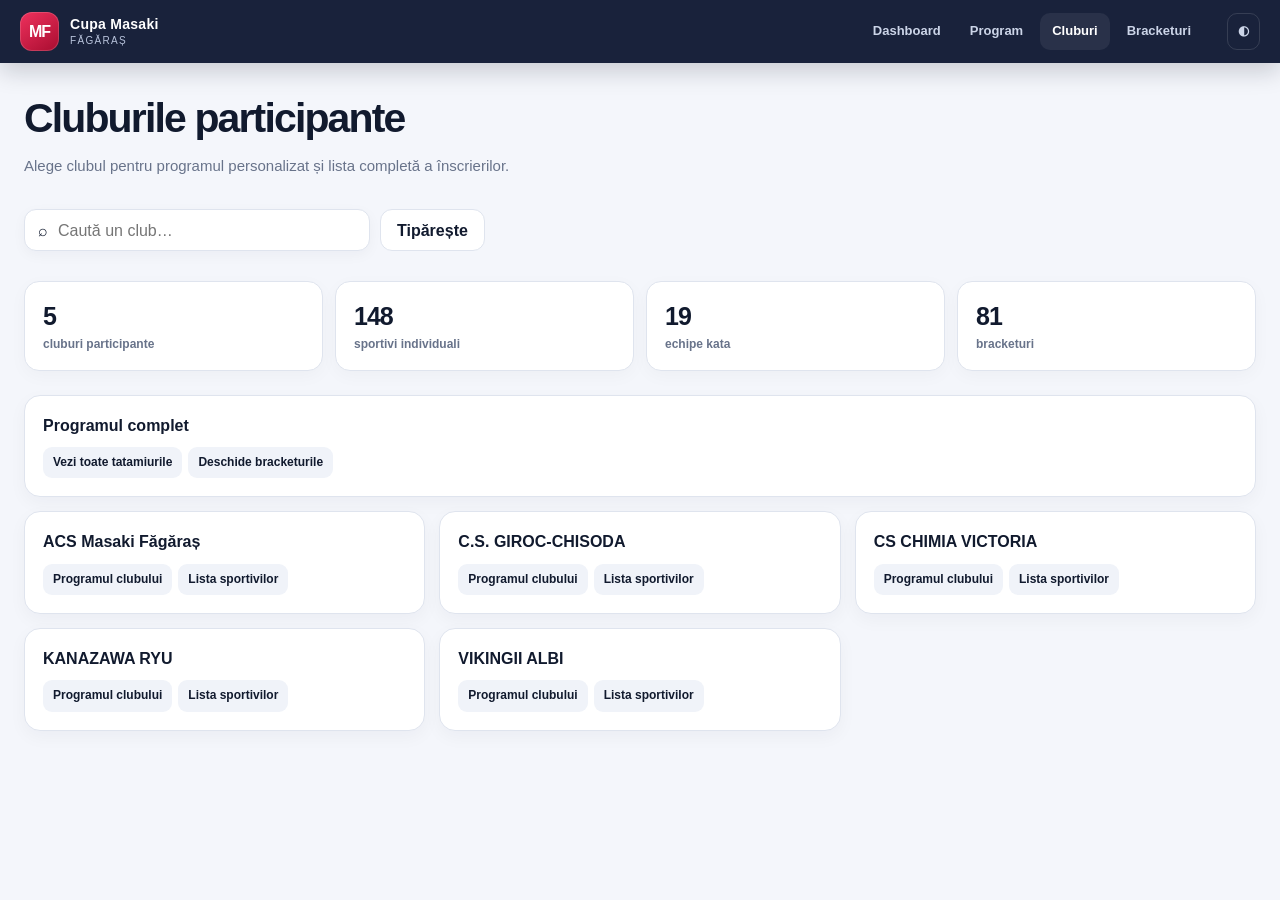
<file: cluburi/index.html>
<!doctype html><html lang="ro"><head><meta charset="utf-8"><meta name="viewport" content="width=device-width,initial-scale=1"><meta name="theme-color" content="#101a33"><title>Cluburi — Cupa Masaki Făgăraș</title><link rel="stylesheet" href="../assets/theme.css"></head><body>
<h1>Cluburile participante</h1>
<ul>
  <li><b>Programul complet</b><a href="../competitie/">Vezi toate tatamiurile</a><a href="../bracketuri.pdf">Deschide bracketurile</a></li>
  <li><b>ACS Masaki Făgăraș</b><a href="../acsmasakifagaras/">Programul clubului</a><a href="../acsmasakifagaras/lista.html">Lista sportivilor</a></li>
  <li><b>C.S. GIROC-CHISODA</b><a href="../csgirocchisoda/">Programul clubului</a><a href="../csgirocchisoda/lista.html">Lista sportivilor</a></li>
  <li><b>CS CHIMIA VICTORIA</b><a href="../cschimiavictoria/">Programul clubului</a><a href="../cschimiavictoria/lista.html">Lista sportivilor</a></li>
  <li><b>KANAZAWA RYU</b><a href="../kanazawaryu/">Programul clubului</a><a href="../kanazawaryu/lista.html">Lista sportivilor</a></li>
  <li><b>VIKINGII ALBI</b><a href="../vikingiialbi/">Programul clubului</a><a href="../vikingiialbi/lista.html">Lista sportivilor</a></li>
</ul>
<script src="../assets/app.js"></script>
</body></html>
</file>
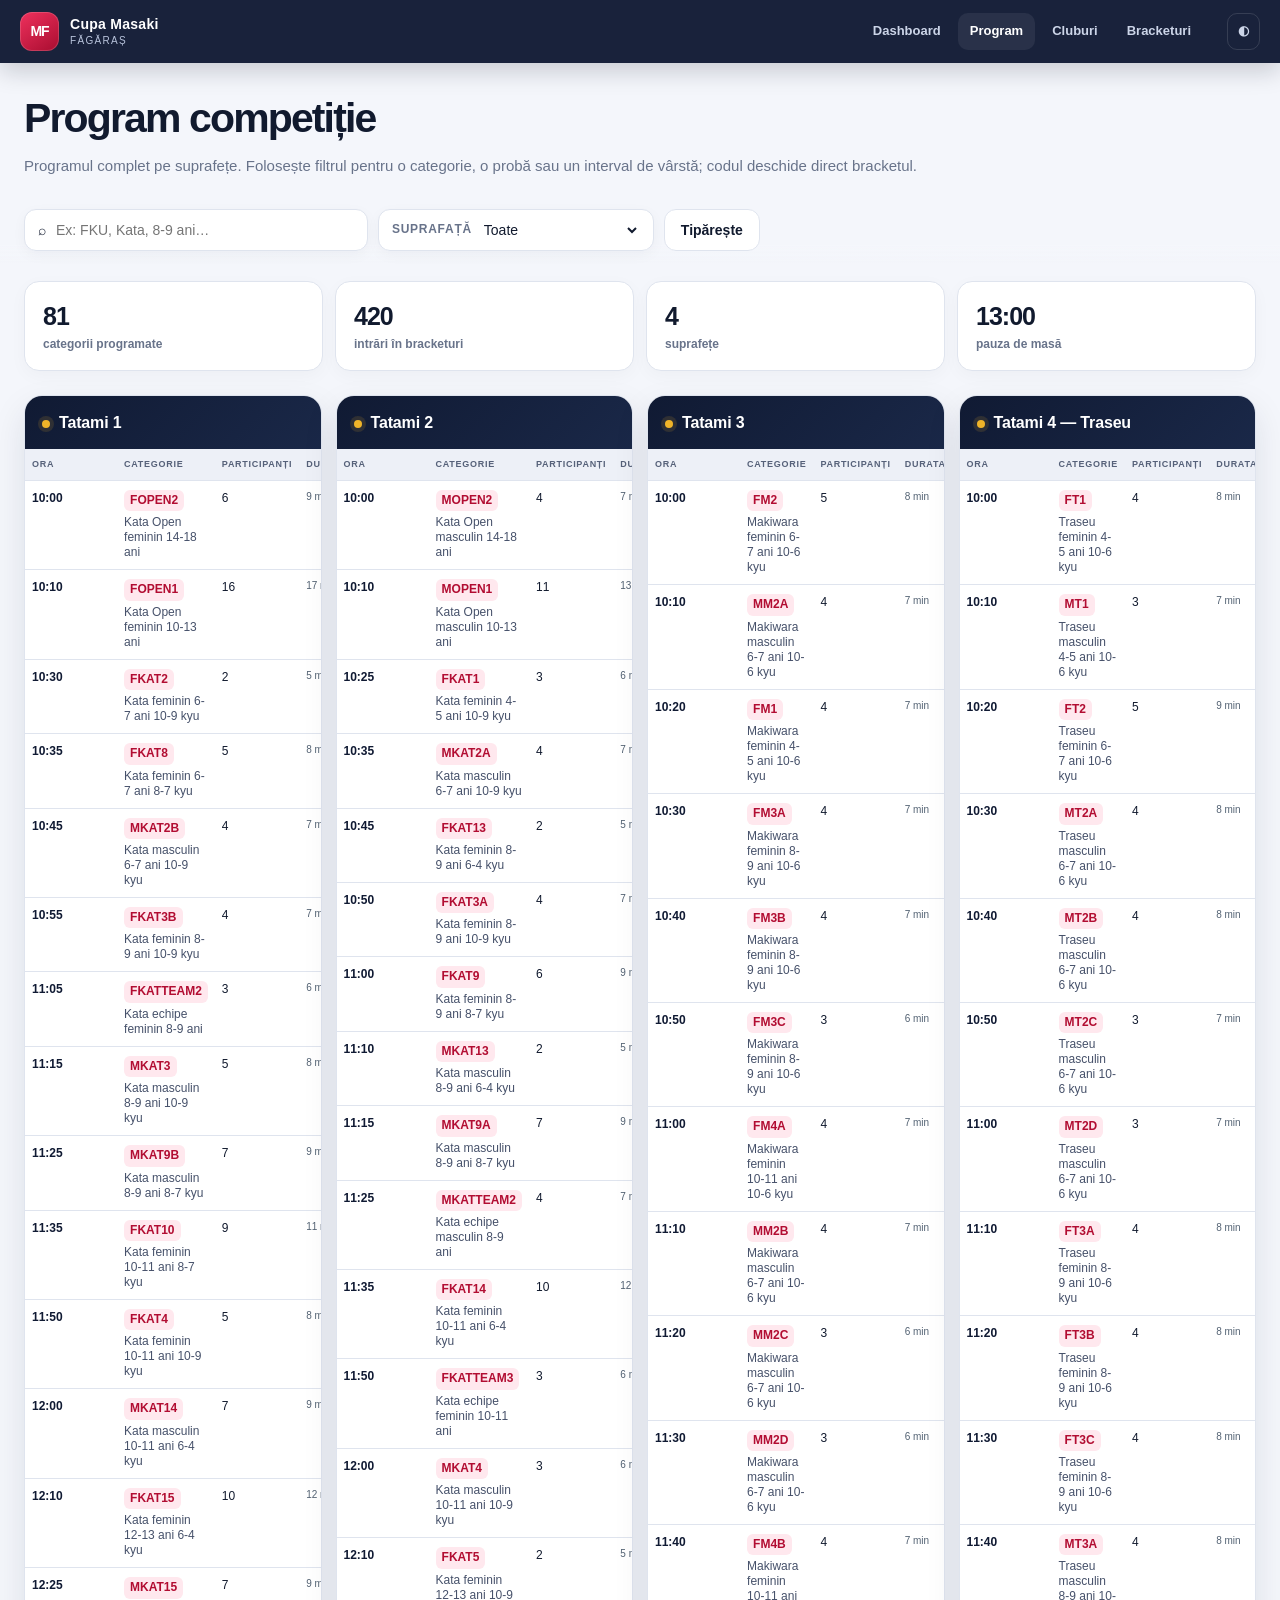
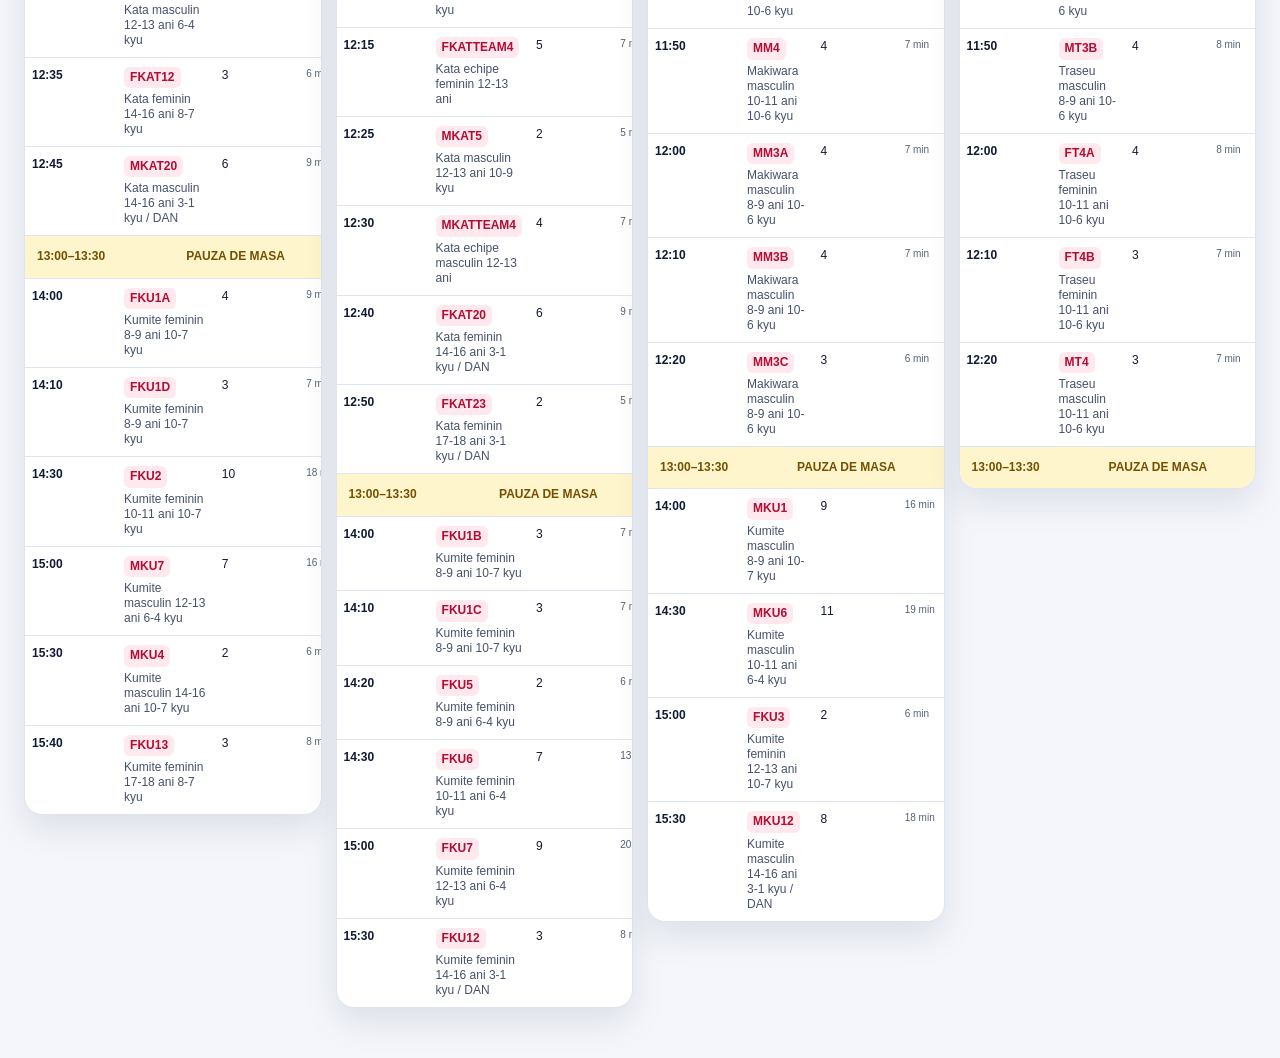
<file: competitie/index.html>
<!doctype html>
<html lang="ro"><head><meta charset="utf-8"><meta name="viewport" content="width=device-width,initial-scale=1"><meta name="theme-color" content="#101a33"><title>Program competiție — Cupa Masaki Făgăraș</title>
<style>body{font:14px Arial;margin:24px;background:#eef2f7;color:#18243a}
.columns{display:grid;grid-template-columns:repeat(4,minmax(0,1fr));gap:16px}
.column{background:white;border-radius:10px;overflow:hidden;box-shadow:0 2px 8px #18243a22}
h2{margin:0;padding:14px;background:#18243a;color:white;text-align:center}
table{width:100%;border-collapse:collapse}th,td{border-bottom:1px solid #d9e0e8;
padding:8px 7px;vertical-align:top}th{background:#d71945;color:white;text-align:left}
.time{font-weight:bold;white-space:nowrap}.code{font-weight:bold;color:#d71945}
.code a{color:#d71945;text-decoration:none}
.duration{white-space:nowrap;color:#526172}
.break td{background:#fff1b8;color:#8a5a00;font-weight:bold;text-align:center}
@media(max-width:900px){.columns{grid-template-columns:1fr}}
</style><link rel="stylesheet" href="../assets/theme.css"></head><body><h1>Program competiție</h1><div class="columns">
<section class="column"><h2>Tatami 1</h2>
<table><tr><th>Ora</th><th>Categorie</th><th>Participanți</th><th>Durata</th></tr>
<tr><td class="time">10:00</td><td><div class="code"><a href="../bracketuri.pdf?pagina=1#page=1">FOPEN2</a></div><div>Kata Open feminin 14-18 ani  </div></td><td>6</td><td class="duration">9 min</td></tr>
<tr><td class="time">10:10</td><td><div class="code"><a href="../bracketuri.pdf?pagina=3#page=3">FOPEN1</a></div><div>Kata Open feminin 10-13 ani  </div></td><td>16</td><td class="duration">17 min</td></tr>
<tr><td class="time">10:30</td><td><div class="code"><a href="../bracketuri.pdf?pagina=38#page=38">FKAT2</a></div><div>Kata feminin 6-7 ani 10-9 kyu</div></td><td>2</td><td class="duration">5 min</td></tr>
<tr><td class="time">10:35</td><td><div class="code"><a href="../bracketuri.pdf?pagina=46#page=46">FKAT8</a></div><div>Kata feminin 6-7 ani 8-7 kyu</div></td><td>5</td><td class="duration">8 min</td></tr>
<tr><td class="time">10:45</td><td><div class="code"><a href="../bracketuri.pdf?pagina=37#page=37">MKAT2B</a></div><div>Kata masculin 6-7 ani 10-9 kyu</div></td><td>4</td><td class="duration">7 min</td></tr>
<tr><td class="time">10:55</td><td><div class="code"><a href="../bracketuri.pdf?pagina=41#page=41">FKAT3B</a></div><div>Kata feminin 8-9 ani 10-9 kyu</div></td><td>4</td><td class="duration">7 min</td></tr>
<tr><td class="time">11:05</td><td><div class="code"><a href="../bracketuri.pdf?pagina=78#page=78">FKATTEAM2</a></div><div>Kata echipe feminin 8-9 ani  </div></td><td>3</td><td class="duration">6 min</td></tr>
<tr><td class="time">11:15</td><td><div class="code"><a href="../bracketuri.pdf?pagina=39#page=39">MKAT3</a></div><div>Kata masculin 8-9 ani 10-9 kyu</div></td><td>5</td><td class="duration">8 min</td></tr>
<tr><td class="time">11:25</td><td><div class="code"><a href="../bracketuri.pdf?pagina=48#page=48">MKAT9B</a></div><div>Kata masculin 8-9 ani 8-7 kyu</div></td><td>7</td><td class="duration">9 min</td></tr>
<tr><td class="time">11:35</td><td><div class="code"><a href="../bracketuri.pdf?pagina=50#page=50">FKAT10</a></div><div>Kata feminin 10-11 ani 8-7 kyu</div></td><td>9</td><td class="duration">11 min</td></tr>
<tr><td class="time">11:50</td><td><div class="code"><a href="../bracketuri.pdf?pagina=43#page=43">FKAT4</a></div><div>Kata feminin 10-11 ani 10-9 kyu</div></td><td>5</td><td class="duration">8 min</td></tr>
<tr><td class="time">12:00</td><td><div class="code"><a href="../bracketuri.pdf?pagina=54#page=54">MKAT14</a></div><div>Kata masculin 10-11 ani 6-4 kyu</div></td><td>7</td><td class="duration">9 min</td></tr>
<tr><td class="time">12:10</td><td><div class="code"><a href="../bracketuri.pdf?pagina=57#page=57">FKAT15</a></div><div>Kata feminin 12-13 ani 6-4 kyu</div></td><td>10</td><td class="duration">12 min</td></tr>
<tr><td class="time">12:25</td><td><div class="code"><a href="../bracketuri.pdf?pagina=56#page=56">MKAT15</a></div><div>Kata masculin 12-13 ani 6-4 kyu</div></td><td>7</td><td class="duration">9 min</td></tr>
<tr><td class="time">12:35</td><td><div class="code"><a href="../bracketuri.pdf?pagina=51#page=51">FKAT12</a></div><div>Kata feminin 14-16 ani 8-7 kyu</div></td><td>3</td><td class="duration">6 min</td></tr>
<tr><td class="time">12:45</td><td><div class="code"><a href="../bracketuri.pdf?pagina=58#page=58">MKAT20</a></div><div>Kata masculin 14-16 ani 3-1 kyu / DAN</div></td><td>6</td><td class="duration">9 min</td></tr>
<tr class="break"><td class="time">13:00–13:30</td><td colspan="3">PAUZA DE MASA</td></tr>
<tr><td class="time">14:00</td><td><div class="code"><a href="../bracketuri.pdf?pagina=62#page=62">FKU1A</a></div><div>Kumite feminin 8-9 ani 10-7 kyu</div></td><td>4</td><td class="duration">9 min</td></tr>
<tr><td class="time">14:10</td><td><div class="code"><a href="../bracketuri.pdf?pagina=65#page=65">FKU1D</a></div><div>Kumite feminin 8-9 ani 10-7 kyu</div></td><td>3</td><td class="duration">7 min</td></tr>
<tr><td class="time">14:30</td><td><div class="code"><a href="../bracketuri.pdf?pagina=66#page=66">FKU2</a></div><div>Kumite feminin 10-11 ani 10-7 kyu</div></td><td>10</td><td class="duration">18 min</td></tr>
<tr><td class="time">15:00</td><td><div class="code"><a href="../bracketuri.pdf?pagina=72#page=72">MKU7</a></div><div>Kumite masculin 12-13 ani 6-4 kyu</div></td><td>7</td><td class="duration">16 min</td></tr>
<tr><td class="time">15:30</td><td><div class="code"><a href="../bracketuri.pdf?pagina=68#page=68">MKU4</a></div><div>Kumite masculin 14-16 ani 10-7 kyu</div></td><td>2</td><td class="duration">6 min</td></tr>
<tr><td class="time">15:40</td><td><div class="code"><a href="../bracketuri.pdf?pagina=76#page=76">FKU13</a></div><div>Kumite feminin 17-18 ani 8-7 kyu</div></td><td>3</td><td class="duration">8 min</td></tr>
</table></section>
<section class="column"><h2>Tatami 2</h2>
<table><tr><th>Ora</th><th>Categorie</th><th>Participanți</th><th>Durata</th></tr>
<tr><td class="time">10:00</td><td><div class="code"><a href="../bracketuri.pdf?pagina=2#page=2">MOPEN2</a></div><div>Kata Open masculin 14-18 ani  </div></td><td>4</td><td class="duration">7 min</td></tr>
<tr><td class="time">10:10</td><td><div class="code"><a href="../bracketuri.pdf?pagina=4#page=4">MOPEN1</a></div><div>Kata Open masculin 10-13 ani  </div></td><td>11</td><td class="duration">13 min</td></tr>
<tr><td class="time">10:25</td><td><div class="code"><a href="../bracketuri.pdf?pagina=35#page=35">FKAT1</a></div><div>Kata feminin 4-5 ani 10-9 kyu</div></td><td>3</td><td class="duration">6 min</td></tr>
<tr><td class="time">10:35</td><td><div class="code"><a href="../bracketuri.pdf?pagina=36#page=36">MKAT2A</a></div><div>Kata masculin 6-7 ani 10-9 kyu</div></td><td>4</td><td class="duration">7 min</td></tr>
<tr><td class="time">10:45</td><td><div class="code"><a href="../bracketuri.pdf?pagina=53#page=53">FKAT13</a></div><div>Kata feminin 8-9 ani 6-4 kyu</div></td><td>2</td><td class="duration">5 min</td></tr>
<tr><td class="time">10:50</td><td><div class="code"><a href="../bracketuri.pdf?pagina=40#page=40">FKAT3A</a></div><div>Kata feminin 8-9 ani 10-9 kyu</div></td><td>4</td><td class="duration">7 min</td></tr>
<tr><td class="time">11:00</td><td><div class="code"><a href="../bracketuri.pdf?pagina=49#page=49">FKAT9</a></div><div>Kata feminin 8-9 ani 8-7 kyu</div></td><td>6</td><td class="duration">9 min</td></tr>
<tr><td class="time">11:10</td><td><div class="code"><a href="../bracketuri.pdf?pagina=52#page=52">MKAT13</a></div><div>Kata masculin 8-9 ani 6-4 kyu</div></td><td>2</td><td class="duration">5 min</td></tr>
<tr><td class="time">11:15</td><td><div class="code"><a href="../bracketuri.pdf?pagina=47#page=47">MKAT9A</a></div><div>Kata masculin 8-9 ani 8-7 kyu</div></td><td>7</td><td class="duration">9 min</td></tr>
<tr><td class="time">11:25</td><td><div class="code"><a href="../bracketuri.pdf?pagina=77#page=77">MKATTEAM2</a></div><div>Kata echipe masculin 8-9 ani  </div></td><td>4</td><td class="duration">7 min</td></tr>
<tr><td class="time">11:35</td><td><div class="code"><a href="../bracketuri.pdf?pagina=55#page=55">FKAT14</a></div><div>Kata feminin 10-11 ani 6-4 kyu</div></td><td>10</td><td class="duration">12 min</td></tr>
<tr><td class="time">11:50</td><td><div class="code"><a href="../bracketuri.pdf?pagina=79#page=79">FKATTEAM3</a></div><div>Kata echipe feminin 10-11 ani  </div></td><td>3</td><td class="duration">6 min</td></tr>
<tr><td class="time">12:00</td><td><div class="code"><a href="../bracketuri.pdf?pagina=42#page=42">MKAT4</a></div><div>Kata masculin 10-11 ani 10-9 kyu</div></td><td>3</td><td class="duration">6 min</td></tr>
<tr><td class="time">12:10</td><td><div class="code"><a href="../bracketuri.pdf?pagina=45#page=45">FKAT5</a></div><div>Kata feminin 12-13 ani 10-9 kyu</div></td><td>2</td><td class="duration">5 min</td></tr>
<tr><td class="time">12:15</td><td><div class="code"><a href="../bracketuri.pdf?pagina=81#page=81">FKATTEAM4</a></div><div>Kata echipe feminin 12-13 ani  </div></td><td>5</td><td class="duration">7 min</td></tr>
<tr><td class="time">12:25</td><td><div class="code"><a href="../bracketuri.pdf?pagina=44#page=44">MKAT5</a></div><div>Kata masculin 12-13 ani 10-9 kyu</div></td><td>2</td><td class="duration">5 min</td></tr>
<tr><td class="time">12:30</td><td><div class="code"><a href="../bracketuri.pdf?pagina=80#page=80">MKATTEAM4</a></div><div>Kata echipe masculin 12-13 ani  </div></td><td>4</td><td class="duration">7 min</td></tr>
<tr><td class="time">12:40</td><td><div class="code"><a href="../bracketuri.pdf?pagina=59#page=59">FKAT20</a></div><div>Kata feminin 14-16 ani 3-1 kyu / DAN</div></td><td>6</td><td class="duration">9 min</td></tr>
<tr><td class="time">12:50</td><td><div class="code"><a href="../bracketuri.pdf?pagina=60#page=60">FKAT23</a></div><div>Kata feminin 17-18 ani 3-1 kyu / DAN</div></td><td>2</td><td class="duration">5 min</td></tr>
<tr class="break"><td class="time">13:00–13:30</td><td colspan="3">PAUZA DE MASA</td></tr>
<tr><td class="time">14:00</td><td><div class="code"><a href="../bracketuri.pdf?pagina=63#page=63">FKU1B</a></div><div>Kumite feminin 8-9 ani 10-7 kyu</div></td><td>3</td><td class="duration">7 min</td></tr>
<tr><td class="time">14:10</td><td><div class="code"><a href="../bracketuri.pdf?pagina=64#page=64">FKU1C</a></div><div>Kumite feminin 8-9 ani 10-7 kyu</div></td><td>3</td><td class="duration">7 min</td></tr>
<tr><td class="time">14:20</td><td><div class="code"><a href="../bracketuri.pdf?pagina=69#page=69">FKU5</a></div><div>Kumite feminin 8-9 ani 6-4 kyu</div></td><td>2</td><td class="duration">6 min</td></tr>
<tr><td class="time">14:30</td><td><div class="code"><a href="../bracketuri.pdf?pagina=71#page=71">FKU6</a></div><div>Kumite feminin 10-11 ani 6-4 kyu</div></td><td>7</td><td class="duration">13 min</td></tr>
<tr><td class="time">15:00</td><td><div class="code"><a href="../bracketuri.pdf?pagina=73#page=73">FKU7</a></div><div>Kumite feminin 12-13 ani 6-4 kyu</div></td><td>9</td><td class="duration">20 min</td></tr>
<tr><td class="time">15:30</td><td><div class="code"><a href="../bracketuri.pdf?pagina=75#page=75">FKU12</a></div><div>Kumite feminin 14-16 ani 3-1 kyu / DAN</div></td><td>3</td><td class="duration">8 min</td></tr>
</table></section>
<section class="column"><h2>Tatami 3</h2>
<table><tr><th>Ora</th><th>Categorie</th><th>Participanți</th><th>Durata</th></tr>
<tr><td class="time">10:00</td><td><div class="code"><a href="../bracketuri.pdf?pagina=25#page=25">FM2</a></div><div>Makiwara feminin 6-7 ani 10-6 kyu</div></td><td>5</td><td class="duration">8 min</td></tr>
<tr><td class="time">10:10</td><td><div class="code"><a href="../bracketuri.pdf?pagina=21#page=21">MM2A</a></div><div>Makiwara masculin 6-7 ani 10-6 kyu</div></td><td>4</td><td class="duration">7 min</td></tr>
<tr><td class="time">10:20</td><td><div class="code"><a href="../bracketuri.pdf?pagina=20#page=20">FM1</a></div><div>Makiwara feminin 4-5 ani 10-6 kyu</div></td><td>4</td><td class="duration">7 min</td></tr>
<tr><td class="time">10:30</td><td><div class="code"><a href="../bracketuri.pdf?pagina=29#page=29">FM3A</a></div><div>Makiwara feminin 8-9 ani 10-6 kyu</div></td><td>4</td><td class="duration">7 min</td></tr>
<tr><td class="time">10:40</td><td><div class="code"><a href="../bracketuri.pdf?pagina=30#page=30">FM3B</a></div><div>Makiwara feminin 8-9 ani 10-6 kyu</div></td><td>4</td><td class="duration">7 min</td></tr>
<tr><td class="time">10:50</td><td><div class="code"><a href="../bracketuri.pdf?pagina=31#page=31">FM3C</a></div><div>Makiwara feminin 8-9 ani 10-6 kyu</div></td><td>3</td><td class="duration">6 min</td></tr>
<tr><td class="time">11:00</td><td><div class="code"><a href="../bracketuri.pdf?pagina=33#page=33">FM4A</a></div><div>Makiwara feminin 10-11 ani 10-6 kyu</div></td><td>4</td><td class="duration">7 min</td></tr>
<tr><td class="time">11:10</td><td><div class="code"><a href="../bracketuri.pdf?pagina=22#page=22">MM2B</a></div><div>Makiwara masculin 6-7 ani 10-6 kyu</div></td><td>4</td><td class="duration">7 min</td></tr>
<tr><td class="time">11:20</td><td><div class="code"><a href="../bracketuri.pdf?pagina=23#page=23">MM2C</a></div><div>Makiwara masculin 6-7 ani 10-6 kyu</div></td><td>3</td><td class="duration">6 min</td></tr>
<tr><td class="time">11:30</td><td><div class="code"><a href="../bracketuri.pdf?pagina=24#page=24">MM2D</a></div><div>Makiwara masculin 6-7 ani 10-6 kyu</div></td><td>3</td><td class="duration">6 min</td></tr>
<tr><td class="time">11:40</td><td><div class="code"><a href="../bracketuri.pdf?pagina=34#page=34">FM4B</a></div><div>Makiwara feminin 10-11 ani 10-6 kyu</div></td><td>4</td><td class="duration">7 min</td></tr>
<tr><td class="time">11:50</td><td><div class="code"><a href="../bracketuri.pdf?pagina=32#page=32">MM4</a></div><div>Makiwara masculin 10-11 ani 10-6 kyu</div></td><td>4</td><td class="duration">7 min</td></tr>
<tr><td class="time">12:00</td><td><div class="code"><a href="../bracketuri.pdf?pagina=26#page=26">MM3A</a></div><div>Makiwara masculin 8-9 ani 10-6 kyu</div></td><td>4</td><td class="duration">7 min</td></tr>
<tr><td class="time">12:10</td><td><div class="code"><a href="../bracketuri.pdf?pagina=27#page=27">MM3B</a></div><div>Makiwara masculin 8-9 ani 10-6 kyu</div></td><td>4</td><td class="duration">7 min</td></tr>
<tr><td class="time">12:20</td><td><div class="code"><a href="../bracketuri.pdf?pagina=28#page=28">MM3C</a></div><div>Makiwara masculin 8-9 ani 10-6 kyu</div></td><td>3</td><td class="duration">6 min</td></tr>
<tr class="break"><td class="time">13:00–13:30</td><td colspan="3">PAUZA DE MASA</td></tr>
<tr><td class="time">14:00</td><td><div class="code"><a href="../bracketuri.pdf?pagina=61#page=61">MKU1</a></div><div>Kumite masculin 8-9 ani 10-7 kyu</div></td><td>9</td><td class="duration">16 min</td></tr>
<tr><td class="time">14:30</td><td><div class="code"><a href="../bracketuri.pdf?pagina=70#page=70">MKU6</a></div><div>Kumite masculin 10-11 ani 6-4 kyu</div></td><td>11</td><td class="duration">19 min</td></tr>
<tr><td class="time">15:00</td><td><div class="code"><a href="../bracketuri.pdf?pagina=67#page=67">FKU3</a></div><div>Kumite feminin 12-13 ani 10-7 kyu</div></td><td>2</td><td class="duration">6 min</td></tr>
<tr><td class="time">15:30</td><td><div class="code"><a href="../bracketuri.pdf?pagina=74#page=74">MKU12</a></div><div>Kumite masculin 14-16 ani 3-1 kyu / DAN</div></td><td>8</td><td class="duration">18 min</td></tr>
 </table></section>
<section class="column"><h2>Tatami 4 — Traseu</h2>
<table><tr><th>Ora</th><th>Categorie</th><th>Participanți</th><th>Durata</th></tr>
<tr><td class="time">10:00</td><td><div class="code"><a href="../bracketuri.pdf?pagina=6#page=6">FT1</a></div><div>Traseu feminin 4-5 ani 10-6 kyu</div></td><td>4</td><td class="duration">8 min</td></tr>
<tr><td class="time">10:10</td><td><div class="code"><a href="../bracketuri.pdf?pagina=5#page=5">MT1</a></div><div>Traseu masculin 4-5 ani 10-6 kyu</div></td><td>3</td><td class="duration">7 min</td></tr>
<tr><td class="time">10:20</td><td><div class="code"><a href="../bracketuri.pdf?pagina=11#page=11">FT2</a></div><div>Traseu feminin 6-7 ani 10-6 kyu</div></td><td>5</td><td class="duration">9 min</td></tr>
<tr><td class="time">10:30</td><td><div class="code"><a href="../bracketuri.pdf?pagina=7#page=7">MT2A</a></div><div>Traseu masculin 6-7 ani 10-6 kyu</div></td><td>4</td><td class="duration">8 min</td></tr>
<tr><td class="time">10:40</td><td><div class="code"><a href="../bracketuri.pdf?pagina=8#page=8">MT2B</a></div><div>Traseu masculin 6-7 ani 10-6 kyu</div></td><td>4</td><td class="duration">8 min</td></tr>
<tr><td class="time">10:50</td><td><div class="code"><a href="../bracketuri.pdf?pagina=9#page=9">MT2C</a></div><div>Traseu masculin 6-7 ani 10-6 kyu</div></td><td>3</td><td class="duration">7 min</td></tr>
<tr><td class="time">11:00</td><td><div class="code"><a href="../bracketuri.pdf?pagina=10#page=10">MT2D</a></div><div>Traseu masculin 6-7 ani 10-6 kyu</div></td><td>3</td><td class="duration">7 min</td></tr>
<tr><td class="time">11:10</td><td><div class="code"><a href="../bracketuri.pdf?pagina=14#page=14">FT3A</a></div><div>Traseu feminin 8-9 ani 10-6 kyu</div></td><td>4</td><td class="duration">8 min</td></tr>
<tr><td class="time">11:20</td><td><div class="code"><a href="../bracketuri.pdf?pagina=15#page=15">FT3B</a></div><div>Traseu feminin 8-9 ani 10-6 kyu</div></td><td>4</td><td class="duration">8 min</td></tr>
<tr><td class="time">11:30</td><td><div class="code"><a href="../bracketuri.pdf?pagina=16#page=16">FT3C</a></div><div>Traseu feminin 8-9 ani 10-6 kyu</div></td><td>4</td><td class="duration">8 min</td></tr>
<tr><td class="time">11:40</td><td><div class="code"><a href="../bracketuri.pdf?pagina=12#page=12">MT3A</a></div><div>Traseu masculin 8-9 ani 10-6 kyu</div></td><td>4</td><td class="duration">8 min</td></tr>
<tr><td class="time">11:50</td><td><div class="code"><a href="../bracketuri.pdf?pagina=13#page=13">MT3B</a></div><div>Traseu masculin 8-9 ani 10-6 kyu</div></td><td>4</td><td class="duration">8 min</td></tr>
<tr><td class="time">12:00</td><td><div class="code"><a href="../bracketuri.pdf?pagina=18#page=18">FT4A</a></div><div>Traseu feminin 10-11 ani 10-6 kyu</div></td><td>4</td><td class="duration">8 min</td></tr>
<tr><td class="time">12:10</td><td><div class="code"><a href="../bracketuri.pdf?pagina=19#page=19">FT4B</a></div><div>Traseu feminin 10-11 ani 10-6 kyu</div></td><td>3</td><td class="duration">7 min</td></tr>
<tr><td class="time">12:20</td><td><div class="code"><a href="../bracketuri.pdf?pagina=17#page=17">MT4</a></div><div>Traseu masculin 10-11 ani 10-6 kyu</div></td><td>3</td><td class="duration">7 min</td></tr>
<tr class="break"><td class="time">13:00–13:30</td><td colspan="3">PAUZA DE MASA</td></tr>
</table></section>
</div>

<script src="../assets/app.js"></script>
</body></html>
</file>
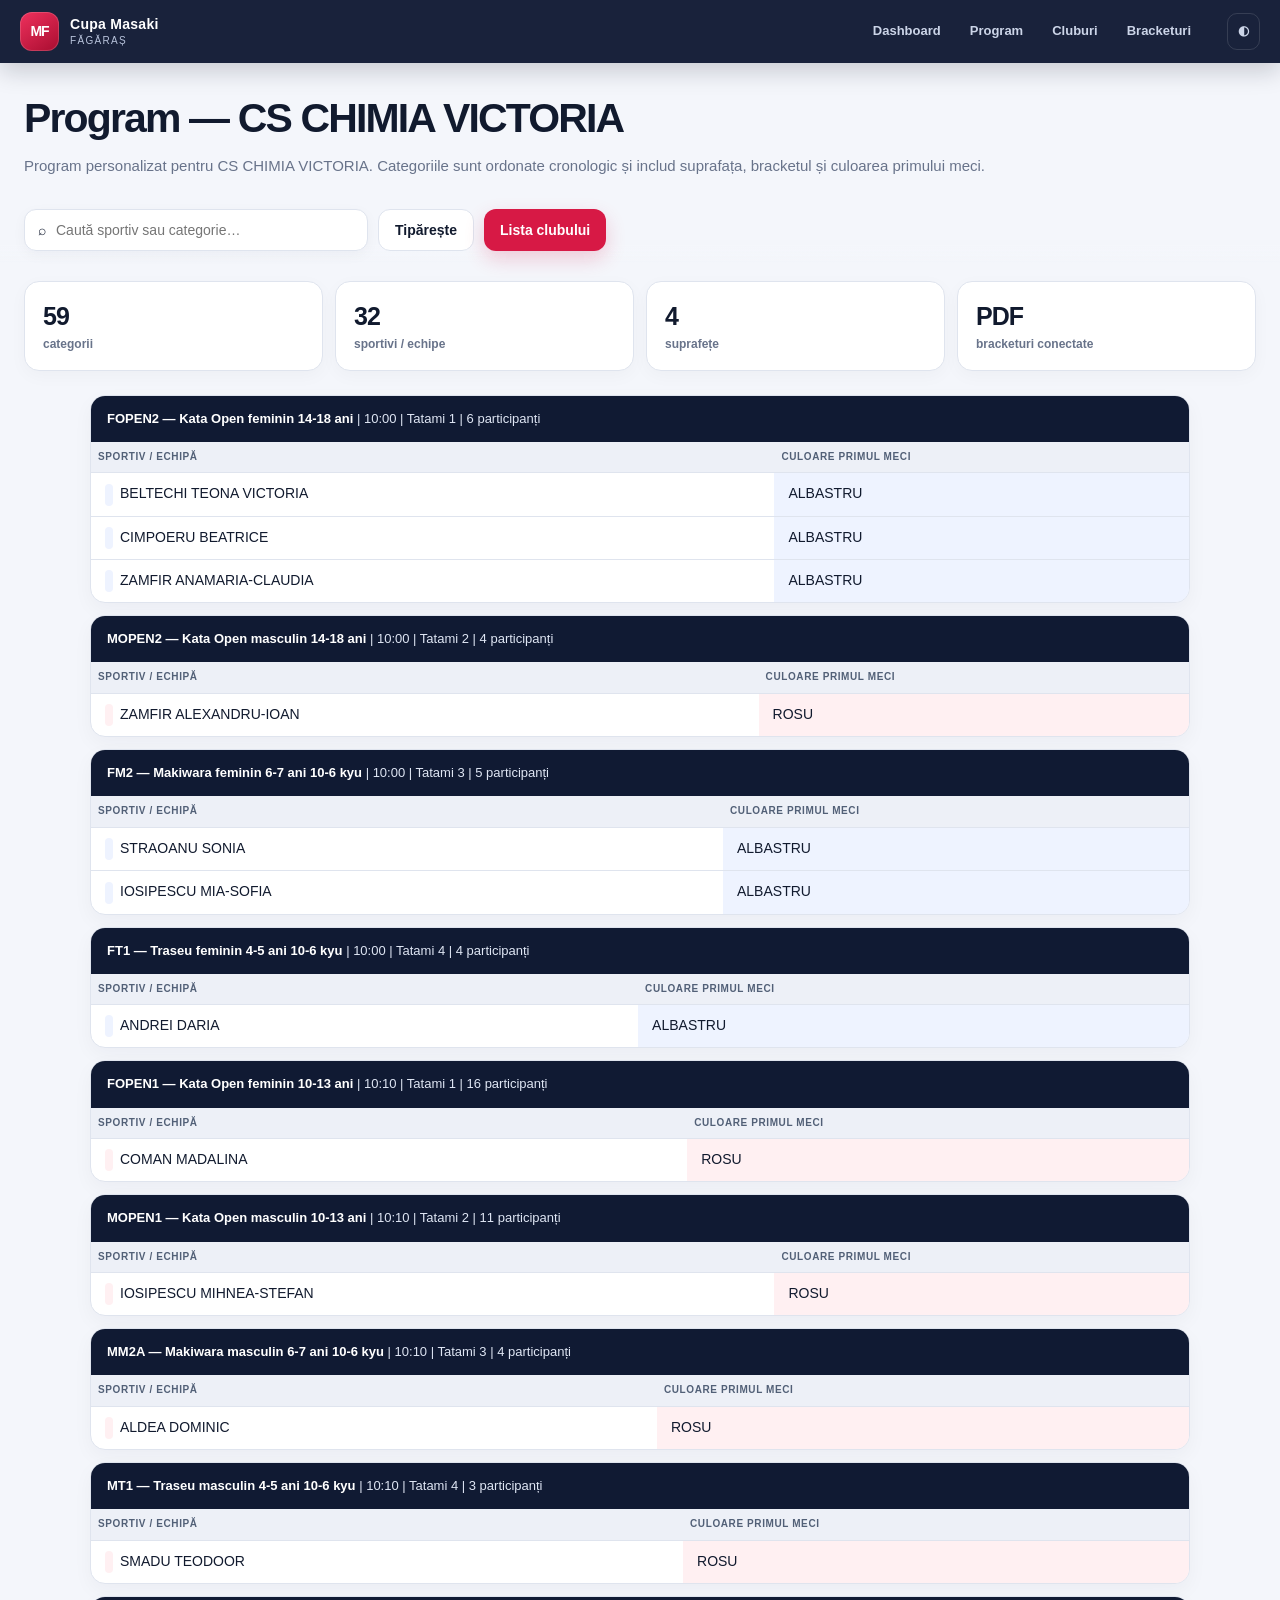
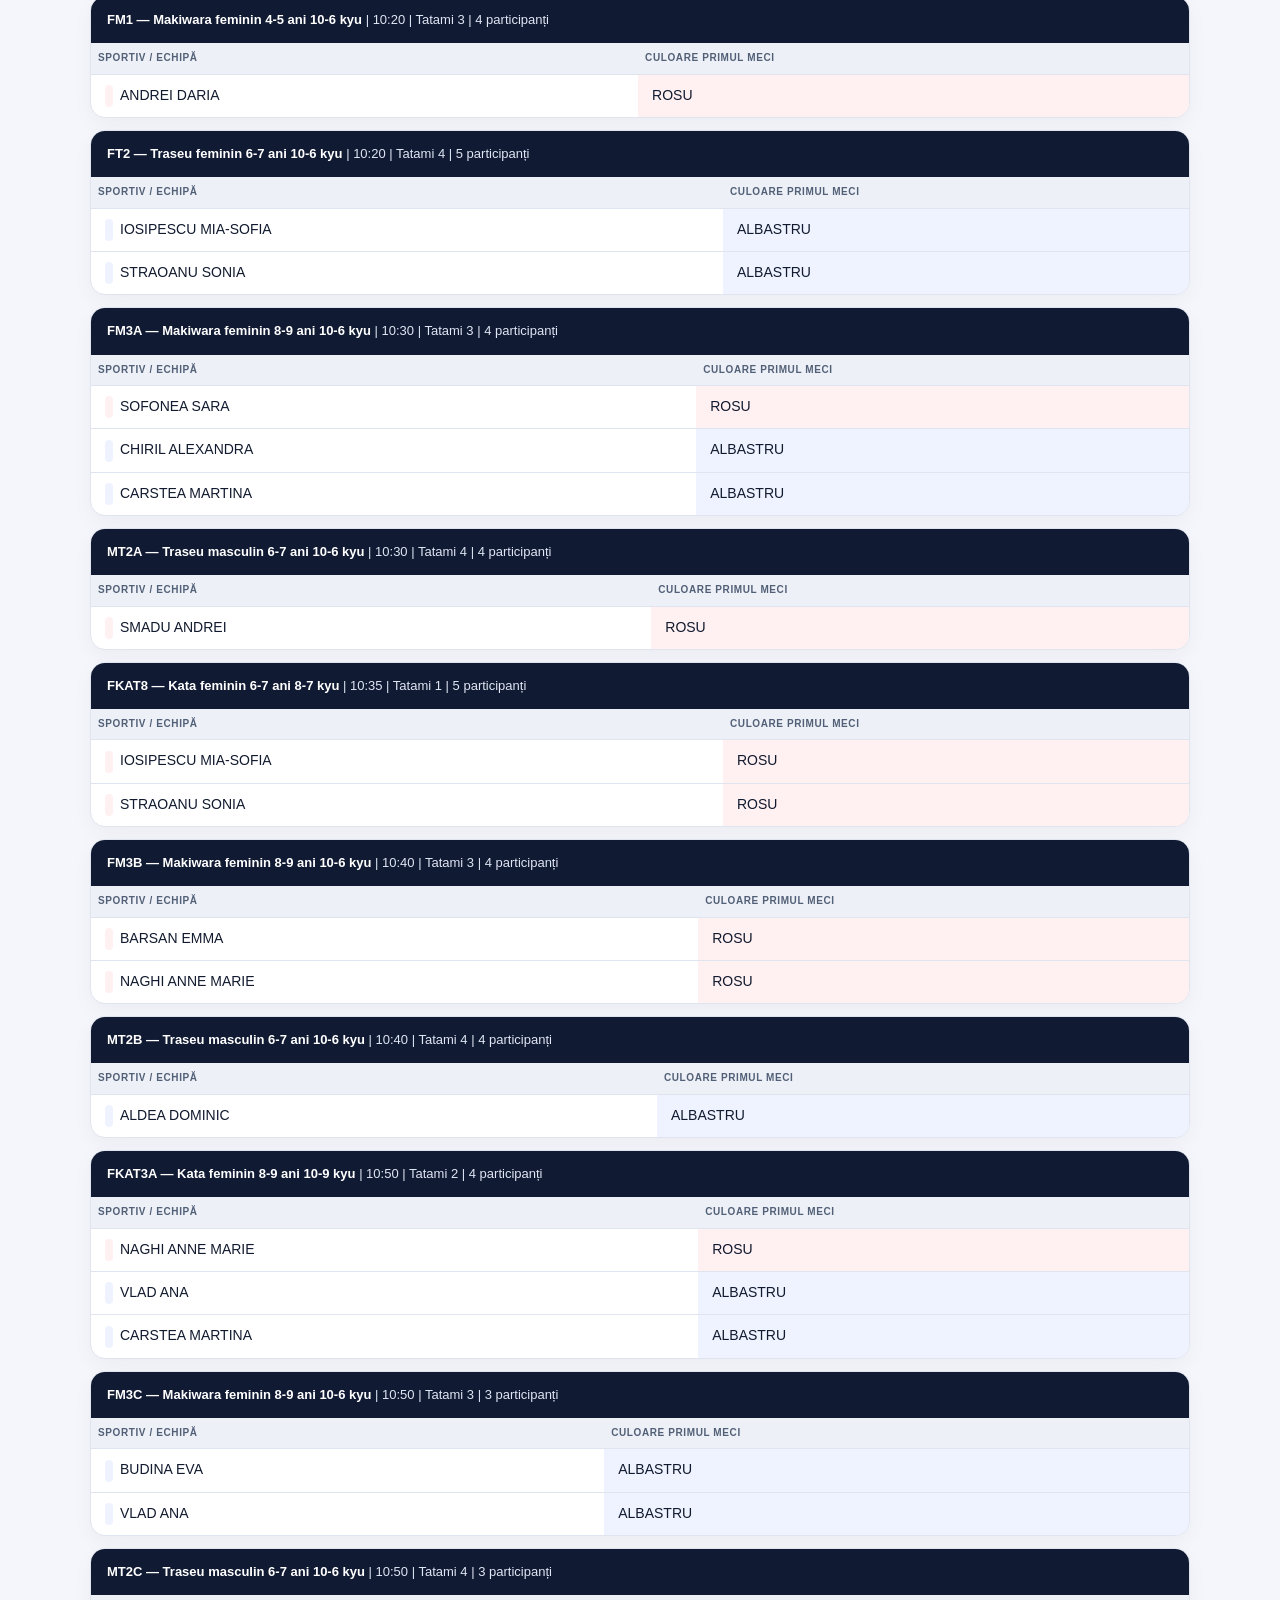
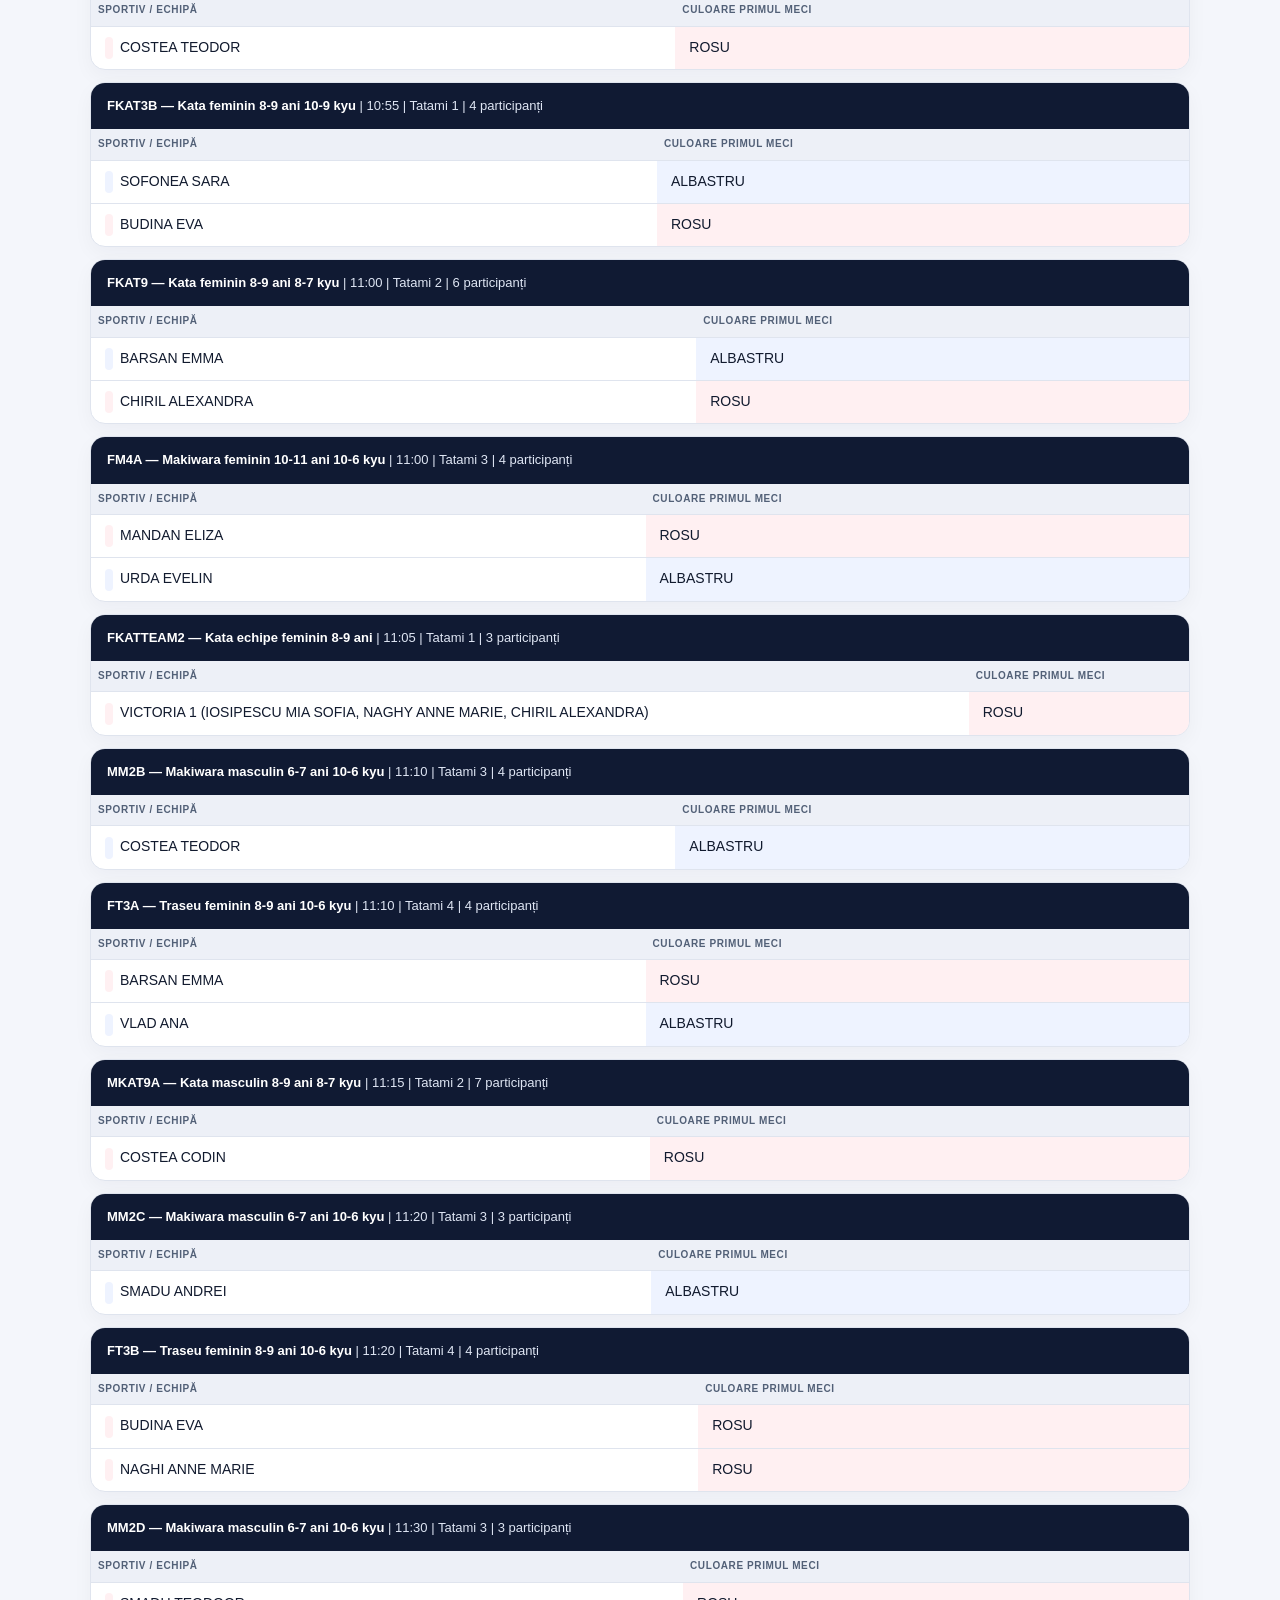
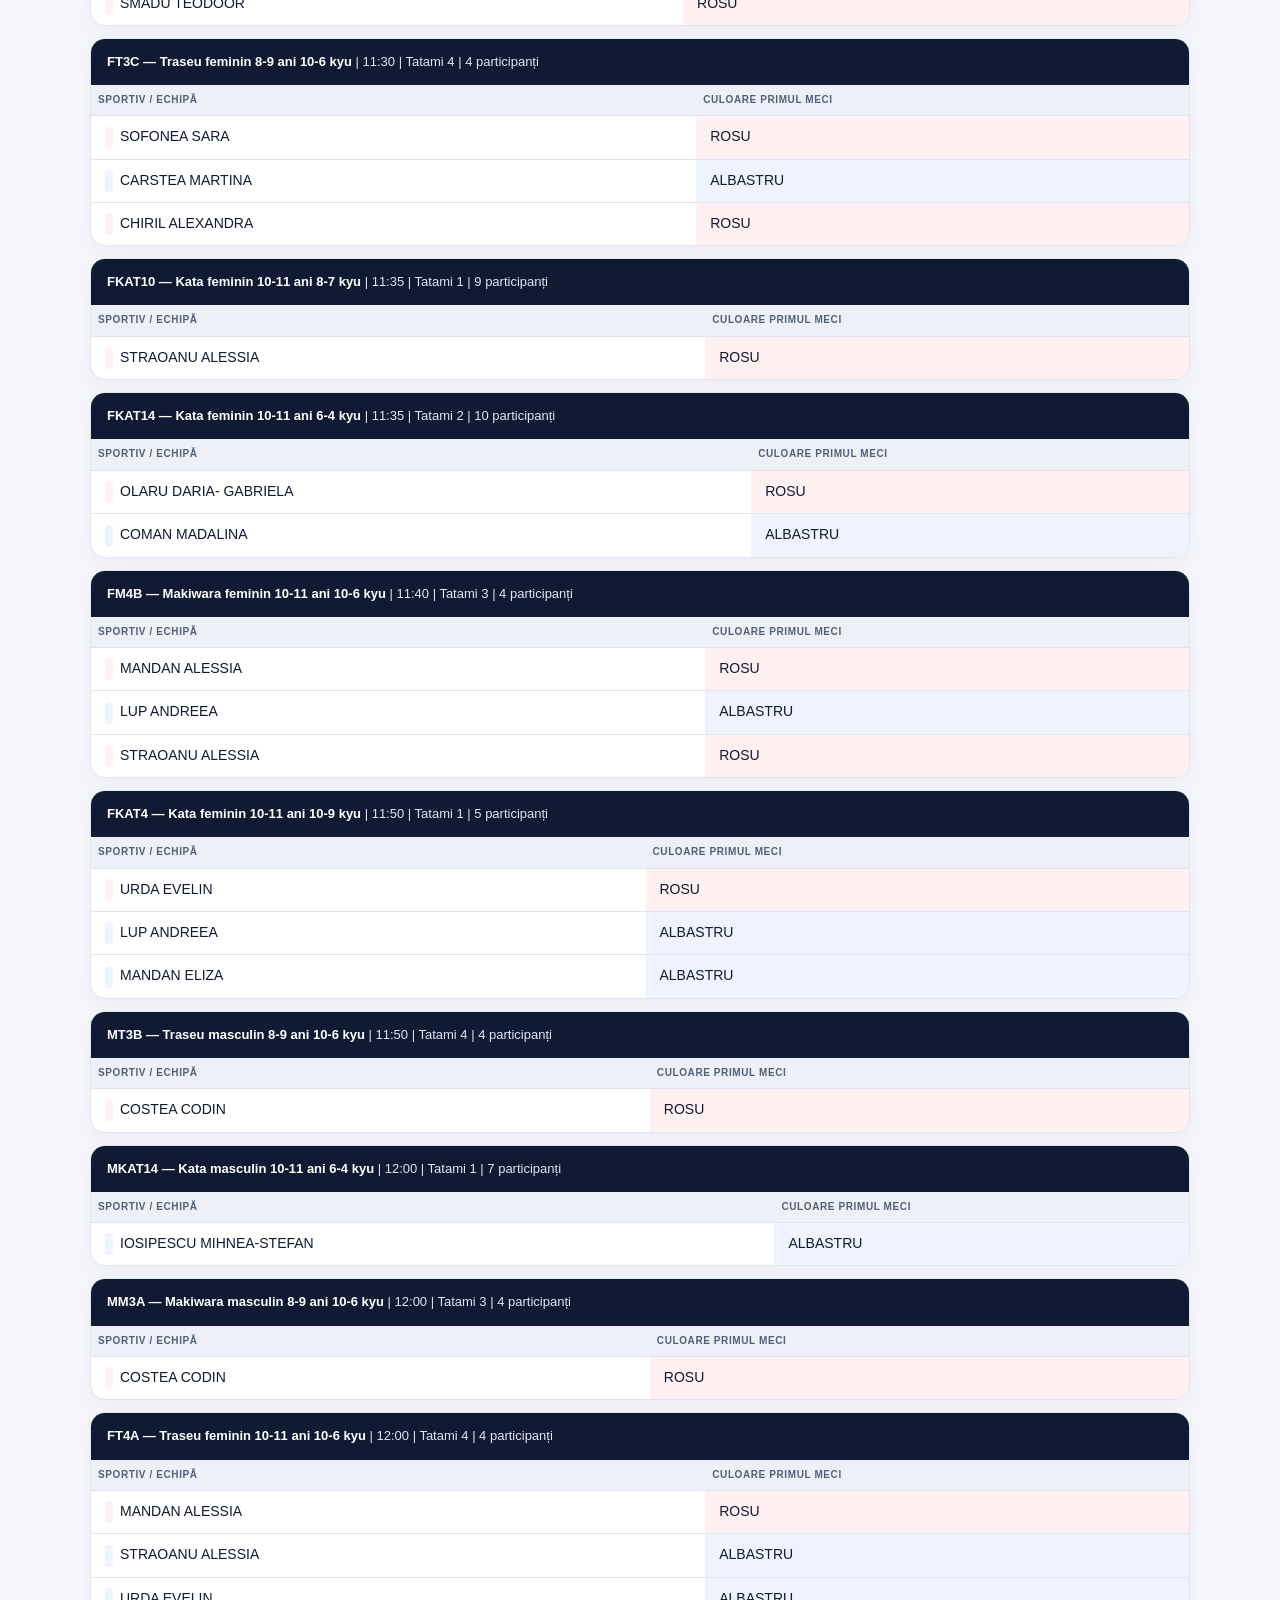
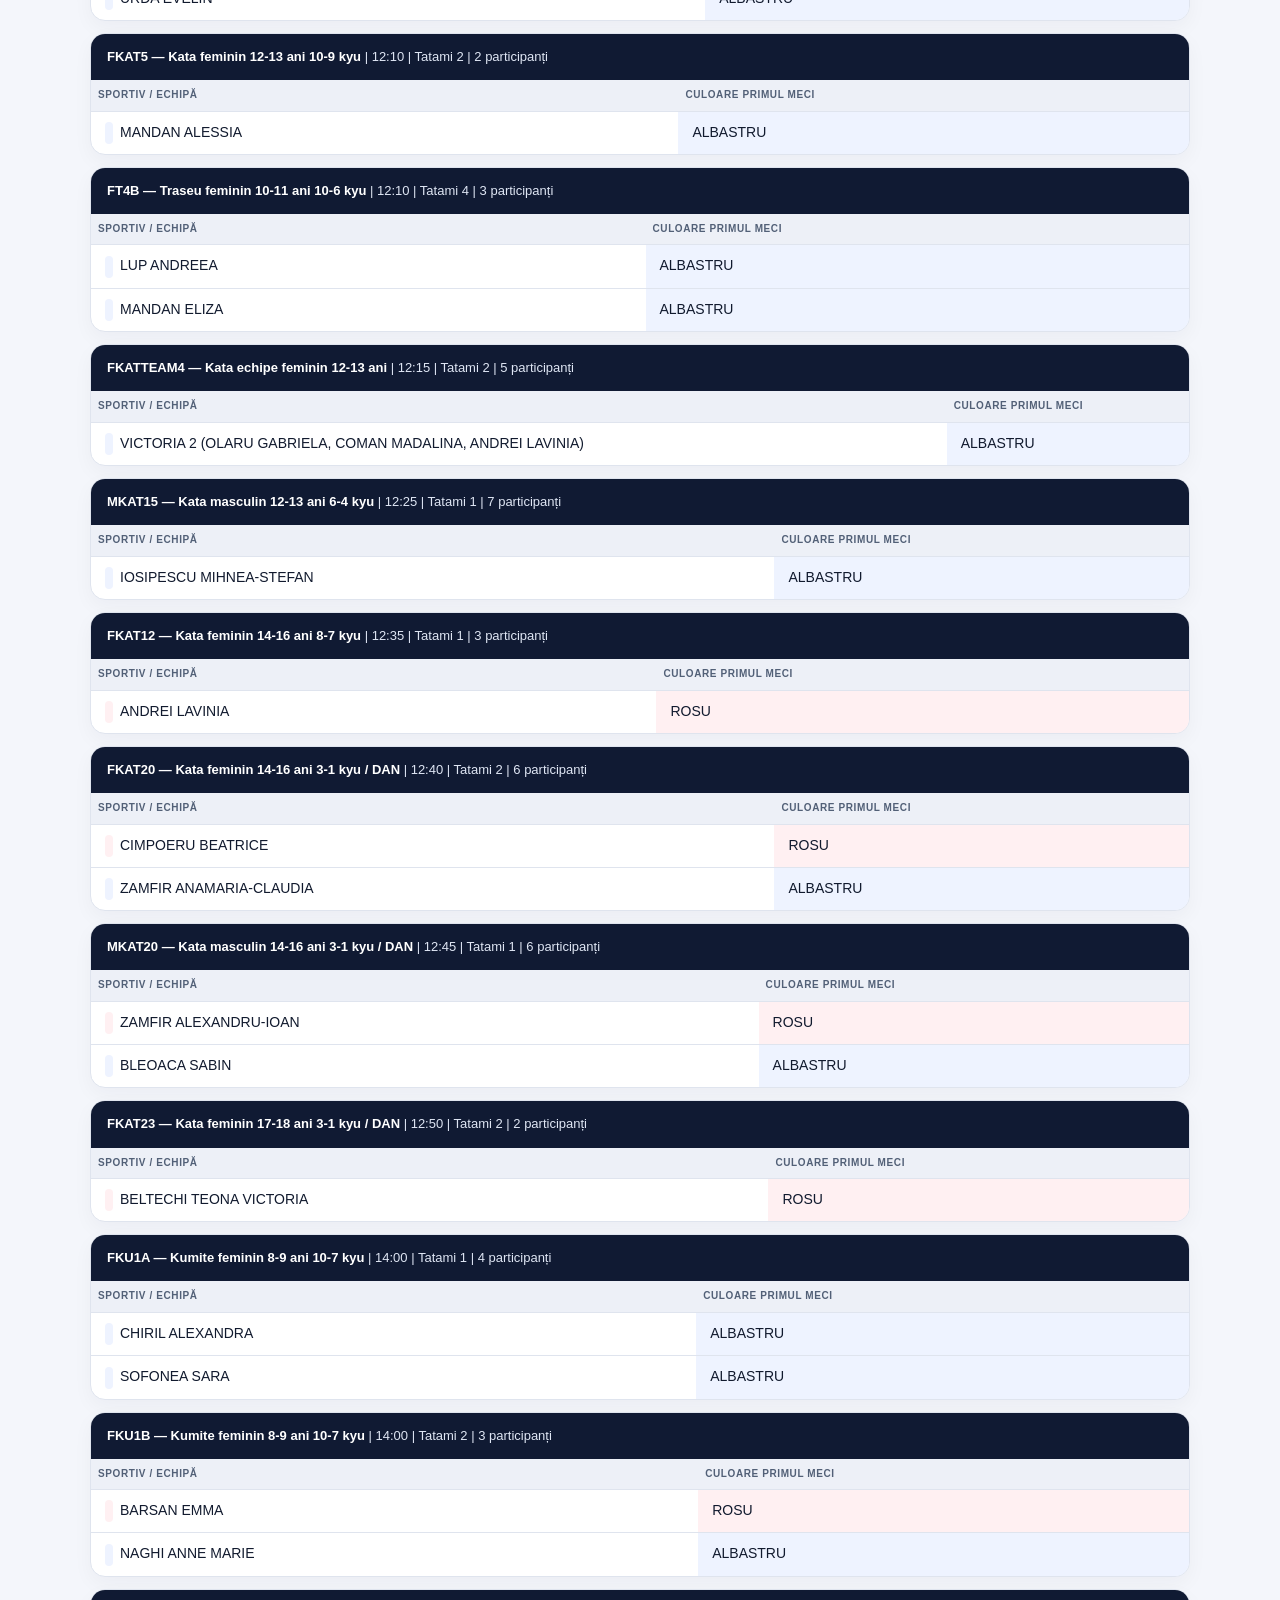
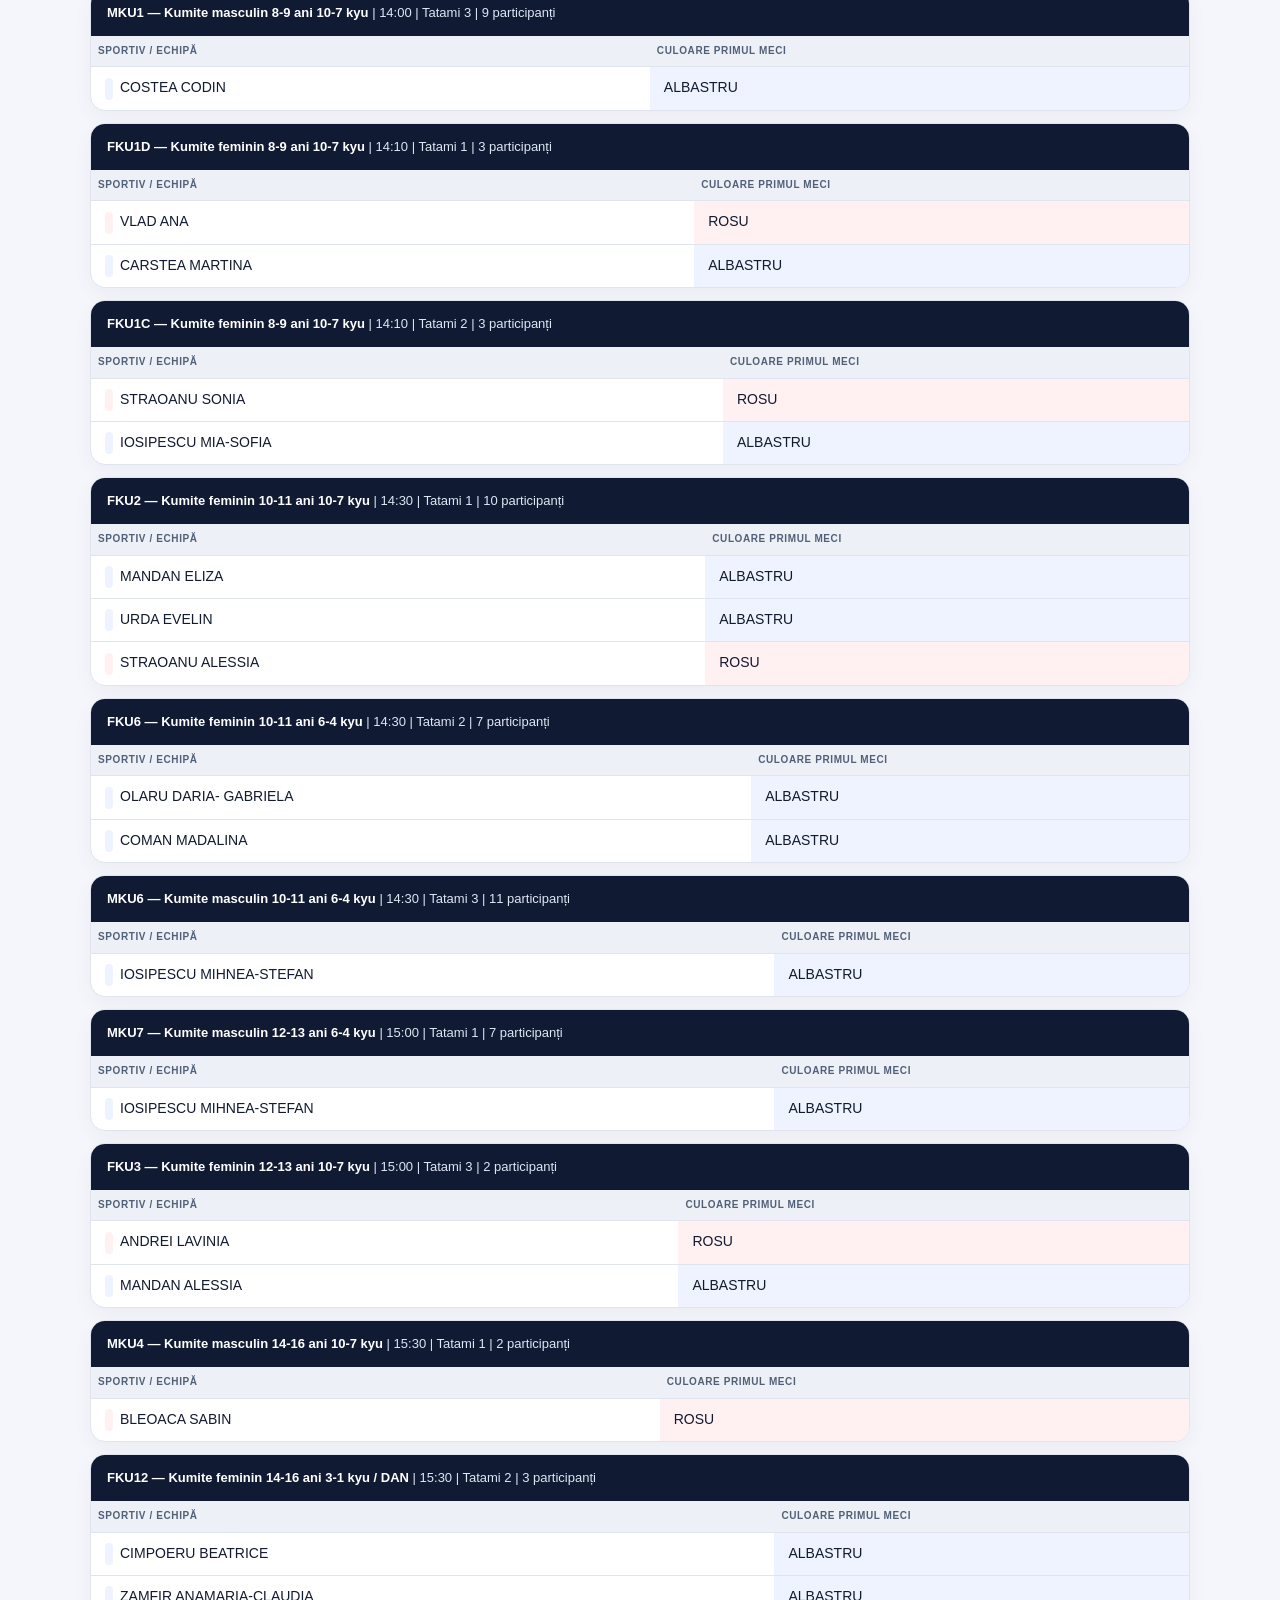
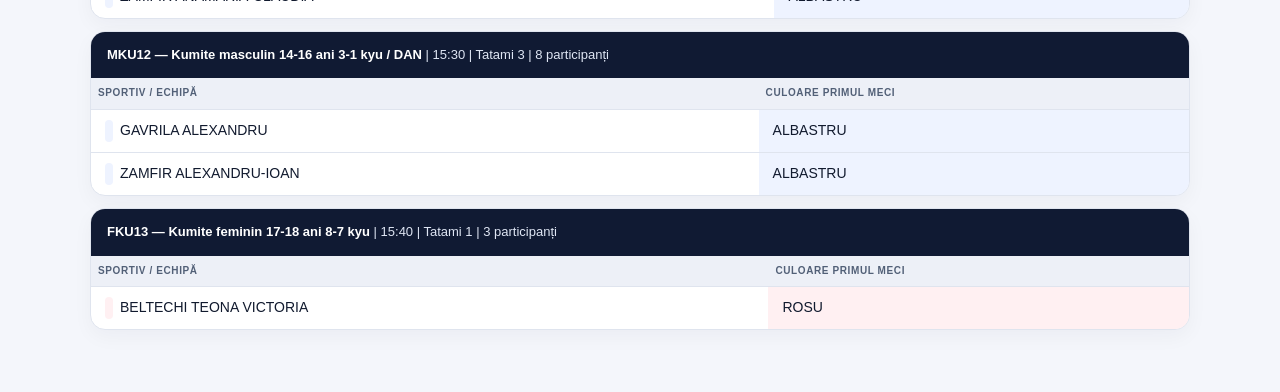
<file: cschimiavictoria/index.html>
<!doctype html>
<html lang="ro"><head><meta charset="utf-8"><meta name="viewport" content="width=device-width,initial-scale=1"><meta name="theme-color" content="#101a33"><title>Program — CS CHIMIA VICTORIA</title>
<style>
body{font:14px Arial;margin:24px;background:#eef2f7;color:#18243a}
h1{margin-bottom:6px}.columns{display:grid;grid-template-columns:repeat(3,minmax(0,1fr));gap:16px}
.column{background:white;border-radius:10px;overflow:hidden;box-shadow:0 2px 8px #18243a22}
h2{margin:0;padding:14px;background:#18243a;color:white;text-align:center}
table{width:100%;border-collapse:collapse}th,td{border-bottom:1px solid #d9e0e8;padding:8px 7px;vertical-align:top}
th{background:#d71945;color:white;text-align:left}.time,.code{font-weight:bold;white-space:nowrap}
.code{color:#d71945}.duration{white-space:nowrap;color:#526172}.rosu{background:#ffdede}
.albastru{background:#dfe8ff}.band{display:inline-block;width:7px;height:22px;
vertical-align:middle;margin-right:7px;border-radius:2px}.band.rosu{background:#e33434}
.band.albastru{background:#356bd8}.category-link{color:#d71945;font-weight:bold;text-decoration:none}
.category-block{background:white;margin:0 0 16px;border-radius:10px;overflow:hidden;
box-shadow:0 2px 8px #18243a22}.category-title{padding:12px 14px;background:#18243a;color:white}
.category-title a{color:white}.category-table{width:100%}
@media(max-width:900px){.columns{grid-template-columns:1fr}}
</style><link rel="stylesheet" href="../assets/theme.css">
</head><body><h1>Program — CS CHIMIA VICTORIA</h1>


<section class="category-block">
<div class="category-title"><a href="../bracketuri.pdf?pagina=1#page=1">FOPEN2 — Kata Open feminin 14-18 ani  </a> | 10:00 | Tatami 1 | 6 participanți</div>
<table class="category-table"><tr><th>Sportiv / echipă</th><th>Culoare primul meci</th></tr>
<tr><td><span class="band albastru"></span>BELTECHI TEONA VICTORIA</td><td class="albastru">ALBASTRU</td></tr>
<tr><td><span class="band albastru"></span>CIMPOERU BEATRICE</td><td class="albastru">ALBASTRU</td></tr>
<tr><td><span class="band albastru"></span>ZAMFIR ANAMARIA-CLAUDIA</td><td class="albastru">ALBASTRU</td></tr>
</table></section>
<section class="category-block">
<div class="category-title"><a href="../bracketuri.pdf?pagina=2#page=2">MOPEN2 — Kata Open masculin 14-18 ani  </a> | 10:00 | Tatami 2 | 4 participanți</div>
<table class="category-table"><tr><th>Sportiv / echipă</th><th>Culoare primul meci</th></tr>
<tr><td><span class="band rosu"></span>ZAMFIR ALEXANDRU-IOAN</td><td class="rosu">ROSU</td></tr>
</table></section>
<section class="category-block">
<div class="category-title"><a href="../bracketuri.pdf?pagina=25#page=25">FM2 — Makiwara feminin 6-7 ani 10-6 kyu</a> | 10:00 | Tatami 3 | 5 participanți</div>
<table class="category-table"><tr><th>Sportiv / echipă</th><th>Culoare primul meci</th></tr>
<tr><td><span class="band albastru"></span>STRAOANU SONIA</td><td class="albastru">ALBASTRU</td></tr>
<tr><td><span class="band albastru"></span>IOSIPESCU MIA-SOFIA</td><td class="albastru">ALBASTRU</td></tr>
</table></section>
<section class="category-block">
<div class="category-title"><a href="../bracketuri.pdf?pagina=6#page=6">FT1 — Traseu feminin 4-5 ani 10-6 kyu</a> | 10:00 | Tatami 4 | 4 participanți</div>
<table class="category-table"><tr><th>Sportiv / echipă</th><th>Culoare primul meci</th></tr>
<tr><td><span class="band albastru"></span>ANDREI DARIA</td><td class="albastru">ALBASTRU</td></tr>
</table></section>
<section class="category-block">
<div class="category-title"><a href="../bracketuri.pdf?pagina=3#page=3">FOPEN1 — Kata Open feminin 10-13 ani  </a> | 10:10 | Tatami 1 | 16 participanți</div>
<table class="category-table"><tr><th>Sportiv / echipă</th><th>Culoare primul meci</th></tr>
<tr><td><span class="band rosu"></span>COMAN MADALINA</td><td class="rosu">ROSU</td></tr>
</table></section>
<section class="category-block">
<div class="category-title"><a href="../bracketuri.pdf?pagina=4#page=4">MOPEN1 — Kata Open masculin 10-13 ani  </a> | 10:10 | Tatami 2 | 11 participanți</div>
<table class="category-table"><tr><th>Sportiv / echipă</th><th>Culoare primul meci</th></tr>
<tr><td><span class="band rosu"></span>IOSIPESCU MIHNEA-STEFAN</td><td class="rosu">ROSU</td></tr>
</table></section>
<section class="category-block">
<div class="category-title"><a href="../bracketuri.pdf?pagina=21#page=21">MM2A — Makiwara masculin 6-7 ani 10-6 kyu</a> | 10:10 | Tatami 3 | 4 participanți</div>
<table class="category-table"><tr><th>Sportiv / echipă</th><th>Culoare primul meci</th></tr>
<tr><td><span class="band rosu"></span>ALDEA DOMINIC</td><td class="rosu">ROSU</td></tr>
</table></section>
<section class="category-block">
<div class="category-title"><a href="../bracketuri.pdf?pagina=5#page=5">MT1 — Traseu masculin 4-5 ani 10-6 kyu</a> | 10:10 | Tatami 4 | 3 participanți</div>
<table class="category-table"><tr><th>Sportiv / echipă</th><th>Culoare primul meci</th></tr>
<tr><td><span class="band rosu"></span>SMADU TEODOOR</td><td class="rosu">ROSU</td></tr>
</table></section>
<section class="category-block">
<div class="category-title"><a href="../bracketuri.pdf?pagina=20#page=20">FM1 — Makiwara feminin 4-5 ani 10-6 kyu</a> | 10:20 | Tatami 3 | 4 participanți</div>
<table class="category-table"><tr><th>Sportiv / echipă</th><th>Culoare primul meci</th></tr>
<tr><td><span class="band rosu"></span>ANDREI DARIA</td><td class="rosu">ROSU</td></tr>
</table></section>
<section class="category-block">
<div class="category-title"><a href="../bracketuri.pdf?pagina=11#page=11">FT2 — Traseu feminin 6-7 ani 10-6 kyu</a> | 10:20 | Tatami 4 | 5 participanți</div>
<table class="category-table"><tr><th>Sportiv / echipă</th><th>Culoare primul meci</th></tr>
<tr><td><span class="band albastru"></span>IOSIPESCU MIA-SOFIA</td><td class="albastru">ALBASTRU</td></tr>
<tr><td><span class="band albastru"></span>STRAOANU SONIA</td><td class="albastru">ALBASTRU</td></tr>
</table></section>
<section class="category-block">
<div class="category-title"><a href="../bracketuri.pdf?pagina=29#page=29">FM3A — Makiwara feminin 8-9 ani 10-6 kyu</a> | 10:30 | Tatami 3 | 4 participanți</div>
<table class="category-table"><tr><th>Sportiv / echipă</th><th>Culoare primul meci</th></tr>
<tr><td><span class="band rosu"></span>SOFONEA SARA</td><td class="rosu">ROSU</td></tr>
<tr><td><span class="band albastru"></span>CHIRIL ALEXANDRA</td><td class="albastru">ALBASTRU</td></tr>
<tr><td><span class="band albastru"></span>CARSTEA MARTINA</td><td class="albastru">ALBASTRU</td></tr>
</table></section>
<section class="category-block">
<div class="category-title"><a href="../bracketuri.pdf?pagina=7#page=7">MT2A — Traseu masculin 6-7 ani 10-6 kyu</a> | 10:30 | Tatami 4 | 4 participanți</div>
<table class="category-table"><tr><th>Sportiv / echipă</th><th>Culoare primul meci</th></tr>
<tr><td><span class="band rosu"></span>SMADU ANDREI</td><td class="rosu">ROSU</td></tr>
</table></section>
<section class="category-block">
<div class="category-title"><a href="../bracketuri.pdf?pagina=46#page=46">FKAT8 — Kata feminin 6-7 ani 8-7 kyu</a> | 10:35 | Tatami 1 | 5 participanți</div>
<table class="category-table"><tr><th>Sportiv / echipă</th><th>Culoare primul meci</th></tr>
<tr><td><span class="band rosu"></span>IOSIPESCU MIA-SOFIA</td><td class="rosu">ROSU</td></tr>
<tr><td><span class="band rosu"></span>STRAOANU SONIA</td><td class="rosu">ROSU</td></tr>
</table></section>
<section class="category-block">
<div class="category-title"><a href="../bracketuri.pdf?pagina=30#page=30">FM3B — Makiwara feminin 8-9 ani 10-6 kyu</a> | 10:40 | Tatami 3 | 4 participanți</div>
<table class="category-table"><tr><th>Sportiv / echipă</th><th>Culoare primul meci</th></tr>
<tr><td><span class="band rosu"></span>BARSAN EMMA</td><td class="rosu">ROSU</td></tr>
<tr><td><span class="band rosu"></span>NAGHI ANNE MARIE</td><td class="rosu">ROSU</td></tr>
</table></section>
<section class="category-block">
<div class="category-title"><a href="../bracketuri.pdf?pagina=8#page=8">MT2B — Traseu masculin 6-7 ani 10-6 kyu</a> | 10:40 | Tatami 4 | 4 participanți</div>
<table class="category-table"><tr><th>Sportiv / echipă</th><th>Culoare primul meci</th></tr>
<tr><td><span class="band albastru"></span>ALDEA DOMINIC</td><td class="albastru">ALBASTRU</td></tr>
</table></section>
<section class="category-block">
<div class="category-title"><a href="../bracketuri.pdf?pagina=40#page=40">FKAT3A — Kata feminin 8-9 ani 10-9 kyu</a> | 10:50 | Tatami 2 | 4 participanți</div>
<table class="category-table"><tr><th>Sportiv / echipă</th><th>Culoare primul meci</th></tr>
<tr><td><span class="band rosu"></span>NAGHI ANNE MARIE</td><td class="rosu">ROSU</td></tr>
<tr><td><span class="band albastru"></span>VLAD ANA</td><td class="albastru">ALBASTRU</td></tr>
<tr><td><span class="band albastru"></span>CARSTEA MARTINA</td><td class="albastru">ALBASTRU</td></tr>
</table></section>
<section class="category-block">
<div class="category-title"><a href="../bracketuri.pdf?pagina=31#page=31">FM3C — Makiwara feminin 8-9 ani 10-6 kyu</a> | 10:50 | Tatami 3 | 3 participanți</div>
<table class="category-table"><tr><th>Sportiv / echipă</th><th>Culoare primul meci</th></tr>
<tr><td><span class="band albastru"></span>BUDINA EVA</td><td class="albastru">ALBASTRU</td></tr>
<tr><td><span class="band albastru"></span>VLAD ANA</td><td class="albastru">ALBASTRU</td></tr>
</table></section>
<section class="category-block">
<div class="category-title"><a href="../bracketuri.pdf?pagina=9#page=9">MT2C — Traseu masculin 6-7 ani 10-6 kyu</a> | 10:50 | Tatami 4 | 3 participanți</div>
<table class="category-table"><tr><th>Sportiv / echipă</th><th>Culoare primul meci</th></tr>
<tr><td><span class="band rosu"></span>COSTEA TEODOR</td><td class="rosu">ROSU</td></tr>
</table></section>
<section class="category-block">
<div class="category-title"><a href="../bracketuri.pdf?pagina=41#page=41">FKAT3B — Kata feminin 8-9 ani 10-9 kyu</a> | 10:55 | Tatami 1 | 4 participanți</div>
<table class="category-table"><tr><th>Sportiv / echipă</th><th>Culoare primul meci</th></tr>
<tr><td><span class="band albastru"></span>SOFONEA SARA</td><td class="albastru">ALBASTRU</td></tr>
<tr><td><span class="band rosu"></span>BUDINA EVA</td><td class="rosu">ROSU</td></tr>
</table></section>
<section class="category-block">
<div class="category-title"><a href="../bracketuri.pdf?pagina=49#page=49">FKAT9 — Kata feminin 8-9 ani 8-7 kyu</a> | 11:00 | Tatami 2 | 6 participanți</div>
<table class="category-table"><tr><th>Sportiv / echipă</th><th>Culoare primul meci</th></tr>
<tr><td><span class="band albastru"></span>BARSAN EMMA</td><td class="albastru">ALBASTRU</td></tr>
<tr><td><span class="band rosu"></span>CHIRIL ALEXANDRA</td><td class="rosu">ROSU</td></tr>
</table></section>
<section class="category-block">
<div class="category-title"><a href="../bracketuri.pdf?pagina=33#page=33">FM4A — Makiwara feminin 10-11 ani 10-6 kyu</a> | 11:00 | Tatami 3 | 4 participanți</div>
<table class="category-table"><tr><th>Sportiv / echipă</th><th>Culoare primul meci</th></tr>
<tr><td><span class="band rosu"></span>MANDAN ELIZA</td><td class="rosu">ROSU</td></tr>
<tr><td><span class="band albastru"></span>URDA EVELIN</td><td class="albastru">ALBASTRU</td></tr>
</table></section>
<section class="category-block">
<div class="category-title"><a href="../bracketuri.pdf?pagina=78#page=78">FKATTEAM2 — Kata echipe feminin 8-9 ani  </a> | 11:05 | Tatami 1 | 3 participanți</div>
<table class="category-table"><tr><th>Sportiv / echipă</th><th>Culoare primul meci</th></tr>
<tr><td><span class="band rosu"></span>VICTORIA 1 (IOSIPESCU MIA SOFIA, NAGHY ANNE MARIE, CHIRIL ALEXANDRA)</td><td class="rosu">ROSU</td></tr>
</table></section>
<section class="category-block">
<div class="category-title"><a href="../bracketuri.pdf?pagina=22#page=22">MM2B — Makiwara masculin 6-7 ani 10-6 kyu</a> | 11:10 | Tatami 3 | 4 participanți</div>
<table class="category-table"><tr><th>Sportiv / echipă</th><th>Culoare primul meci</th></tr>
<tr><td><span class="band albastru"></span>COSTEA TEODOR</td><td class="albastru">ALBASTRU</td></tr>
</table></section>
<section class="category-block">
<div class="category-title"><a href="../bracketuri.pdf?pagina=14#page=14">FT3A — Traseu feminin 8-9 ani 10-6 kyu</a> | 11:10 | Tatami 4 | 4 participanți</div>
<table class="category-table"><tr><th>Sportiv / echipă</th><th>Culoare primul meci</th></tr>
<tr><td><span class="band rosu"></span>BARSAN EMMA</td><td class="rosu">ROSU</td></tr>
<tr><td><span class="band albastru"></span>VLAD ANA</td><td class="albastru">ALBASTRU</td></tr>
</table></section>
<section class="category-block">
<div class="category-title"><a href="../bracketuri.pdf?pagina=47#page=47">MKAT9A — Kata masculin 8-9 ani 8-7 kyu</a> | 11:15 | Tatami 2 | 7 participanți</div>
<table class="category-table"><tr><th>Sportiv / echipă</th><th>Culoare primul meci</th></tr>
<tr><td><span class="band rosu"></span>COSTEA CODIN</td><td class="rosu">ROSU</td></tr>
</table></section>
<section class="category-block">
<div class="category-title"><a href="../bracketuri.pdf?pagina=23#page=23">MM2C — Makiwara masculin 6-7 ani 10-6 kyu</a> | 11:20 | Tatami 3 | 3 participanți</div>
<table class="category-table"><tr><th>Sportiv / echipă</th><th>Culoare primul meci</th></tr>
<tr><td><span class="band albastru"></span>SMADU ANDREI</td><td class="albastru">ALBASTRU</td></tr>
</table></section>
<section class="category-block">
<div class="category-title"><a href="../bracketuri.pdf?pagina=15#page=15">FT3B — Traseu feminin 8-9 ani 10-6 kyu</a> | 11:20 | Tatami 4 | 4 participanți</div>
<table class="category-table"><tr><th>Sportiv / echipă</th><th>Culoare primul meci</th></tr>
<tr><td><span class="band rosu"></span>BUDINA EVA</td><td class="rosu">ROSU</td></tr>
<tr><td><span class="band rosu"></span>NAGHI ANNE MARIE</td><td class="rosu">ROSU</td></tr>
</table></section>
<section class="category-block">
<div class="category-title"><a href="../bracketuri.pdf?pagina=24#page=24">MM2D — Makiwara masculin 6-7 ani 10-6 kyu</a> | 11:30 | Tatami 3 | 3 participanți</div>
<table class="category-table"><tr><th>Sportiv / echipă</th><th>Culoare primul meci</th></tr>
<tr><td><span class="band rosu"></span>SMADU TEODOOR</td><td class="rosu">ROSU</td></tr>
</table></section>
<section class="category-block">
<div class="category-title"><a href="../bracketuri.pdf?pagina=16#page=16">FT3C — Traseu feminin 8-9 ani 10-6 kyu</a> | 11:30 | Tatami 4 | 4 participanți</div>
<table class="category-table"><tr><th>Sportiv / echipă</th><th>Culoare primul meci</th></tr>
<tr><td><span class="band rosu"></span>SOFONEA SARA</td><td class="rosu">ROSU</td></tr>
<tr><td><span class="band albastru"></span>CARSTEA MARTINA</td><td class="albastru">ALBASTRU</td></tr>
<tr><td><span class="band rosu"></span>CHIRIL ALEXANDRA</td><td class="rosu">ROSU</td></tr>
</table></section>
<section class="category-block">
<div class="category-title"><a href="../bracketuri.pdf?pagina=50#page=50">FKAT10 — Kata feminin 10-11 ani 8-7 kyu</a> | 11:35 | Tatami 1 | 9 participanți</div>
<table class="category-table"><tr><th>Sportiv / echipă</th><th>Culoare primul meci</th></tr>
<tr><td><span class="band rosu"></span>STRAOANU ALESSIA</td><td class="rosu">ROSU</td></tr>
</table></section>
<section class="category-block">
<div class="category-title"><a href="../bracketuri.pdf?pagina=55#page=55">FKAT14 — Kata feminin 10-11 ani 6-4 kyu</a> | 11:35 | Tatami 2 | 10 participanți</div>
<table class="category-table"><tr><th>Sportiv / echipă</th><th>Culoare primul meci</th></tr>
<tr><td><span class="band rosu"></span>OLARU DARIA- GABRIELA</td><td class="rosu">ROSU</td></tr>
<tr><td><span class="band albastru"></span>COMAN MADALINA</td><td class="albastru">ALBASTRU</td></tr>
</table></section>
<section class="category-block">
<div class="category-title"><a href="../bracketuri.pdf?pagina=34#page=34">FM4B — Makiwara feminin 10-11 ani 10-6 kyu</a> | 11:40 | Tatami 3 | 4 participanți</div>
<table class="category-table"><tr><th>Sportiv / echipă</th><th>Culoare primul meci</th></tr>
<tr><td><span class="band rosu"></span>MANDAN ALESSIA</td><td class="rosu">ROSU</td></tr>
<tr><td><span class="band albastru"></span>LUP ANDREEA</td><td class="albastru">ALBASTRU</td></tr>
<tr><td><span class="band rosu"></span>STRAOANU ALESSIA</td><td class="rosu">ROSU</td></tr>
</table></section>
<section class="category-block">
<div class="category-title"><a href="../bracketuri.pdf?pagina=43#page=43">FKAT4 — Kata feminin 10-11 ani 10-9 kyu</a> | 11:50 | Tatami 1 | 5 participanți</div>
<table class="category-table"><tr><th>Sportiv / echipă</th><th>Culoare primul meci</th></tr>
<tr><td><span class="band rosu"></span>URDA EVELIN</td><td class="rosu">ROSU</td></tr>
<tr><td><span class="band albastru"></span>LUP ANDREEA</td><td class="albastru">ALBASTRU</td></tr>
<tr><td><span class="band albastru"></span>MANDAN ELIZA</td><td class="albastru">ALBASTRU</td></tr>
</table></section>
<section class="category-block">
<div class="category-title"><a href="../bracketuri.pdf?pagina=13#page=13">MT3B — Traseu masculin 8-9 ani 10-6 kyu</a> | 11:50 | Tatami 4 | 4 participanți</div>
<table class="category-table"><tr><th>Sportiv / echipă</th><th>Culoare primul meci</th></tr>
<tr><td><span class="band rosu"></span>COSTEA CODIN</td><td class="rosu">ROSU</td></tr>
</table></section>
<section class="category-block">
<div class="category-title"><a href="../bracketuri.pdf?pagina=54#page=54">MKAT14 — Kata masculin 10-11 ani 6-4 kyu</a> | 12:00 | Tatami 1 | 7 participanți</div>
<table class="category-table"><tr><th>Sportiv / echipă</th><th>Culoare primul meci</th></tr>
<tr><td><span class="band albastru"></span>IOSIPESCU MIHNEA-STEFAN</td><td class="albastru">ALBASTRU</td></tr>
</table></section>
<section class="category-block">
<div class="category-title"><a href="../bracketuri.pdf?pagina=26#page=26">MM3A — Makiwara masculin 8-9 ani 10-6 kyu</a> | 12:00 | Tatami 3 | 4 participanți</div>
<table class="category-table"><tr><th>Sportiv / echipă</th><th>Culoare primul meci</th></tr>
<tr><td><span class="band rosu"></span>COSTEA CODIN</td><td class="rosu">ROSU</td></tr>
</table></section>
<section class="category-block">
<div class="category-title"><a href="../bracketuri.pdf?pagina=18#page=18">FT4A — Traseu feminin 10-11 ani 10-6 kyu</a> | 12:00 | Tatami 4 | 4 participanți</div>
<table class="category-table"><tr><th>Sportiv / echipă</th><th>Culoare primul meci</th></tr>
<tr><td><span class="band rosu"></span>MANDAN ALESSIA</td><td class="rosu">ROSU</td></tr>
<tr><td><span class="band albastru"></span>STRAOANU ALESSIA</td><td class="albastru">ALBASTRU</td></tr>
<tr><td><span class="band albastru"></span>URDA EVELIN</td><td class="albastru">ALBASTRU</td></tr>
</table></section>
<section class="category-block">
<div class="category-title"><a href="../bracketuri.pdf?pagina=45#page=45">FKAT5 — Kata feminin 12-13 ani 10-9 kyu</a> | 12:10 | Tatami 2 | 2 participanți</div>
<table class="category-table"><tr><th>Sportiv / echipă</th><th>Culoare primul meci</th></tr>
<tr><td><span class="band albastru"></span>MANDAN ALESSIA</td><td class="albastru">ALBASTRU</td></tr>
</table></section>
<section class="category-block">
<div class="category-title"><a href="../bracketuri.pdf?pagina=19#page=19">FT4B — Traseu feminin 10-11 ani 10-6 kyu</a> | 12:10 | Tatami 4 | 3 participanți</div>
<table class="category-table"><tr><th>Sportiv / echipă</th><th>Culoare primul meci</th></tr>
<tr><td><span class="band albastru"></span>LUP ANDREEA</td><td class="albastru">ALBASTRU</td></tr>
<tr><td><span class="band albastru"></span>MANDAN ELIZA</td><td class="albastru">ALBASTRU</td></tr>
</table></section>
<section class="category-block">
<div class="category-title"><a href="../bracketuri.pdf?pagina=81#page=81">FKATTEAM4 — Kata echipe feminin 12-13 ani  </a> | 12:15 | Tatami 2 | 5 participanți</div>
<table class="category-table"><tr><th>Sportiv / echipă</th><th>Culoare primul meci</th></tr>
<tr><td><span class="band albastru"></span>VICTORIA 2 (OLARU GABRIELA, COMAN MADALINA, ANDREI LAVINIA)</td><td class="albastru">ALBASTRU</td></tr>
</table></section>
<section class="category-block">
<div class="category-title"><a href="../bracketuri.pdf?pagina=56#page=56">MKAT15 — Kata masculin 12-13 ani 6-4 kyu</a> | 12:25 | Tatami 1 | 7 participanți</div>
<table class="category-table"><tr><th>Sportiv / echipă</th><th>Culoare primul meci</th></tr>
<tr><td><span class="band albastru"></span>IOSIPESCU MIHNEA-STEFAN</td><td class="albastru">ALBASTRU</td></tr>
</table></section>
<section class="category-block">
<div class="category-title"><a href="../bracketuri.pdf?pagina=51#page=51">FKAT12 — Kata feminin 14-16 ani 8-7 kyu</a> | 12:35 | Tatami 1 | 3 participanți</div>
<table class="category-table"><tr><th>Sportiv / echipă</th><th>Culoare primul meci</th></tr>
<tr><td><span class="band rosu"></span>ANDREI LAVINIA</td><td class="rosu">ROSU</td></tr>
</table></section>
<section class="category-block">
<div class="category-title"><a href="../bracketuri.pdf?pagina=59#page=59">FKAT20 — Kata feminin 14-16 ani 3-1 kyu / DAN</a> | 12:40 | Tatami 2 | 6 participanți</div>
<table class="category-table"><tr><th>Sportiv / echipă</th><th>Culoare primul meci</th></tr>
<tr><td><span class="band rosu"></span>CIMPOERU BEATRICE</td><td class="rosu">ROSU</td></tr>
<tr><td><span class="band albastru"></span>ZAMFIR ANAMARIA-CLAUDIA</td><td class="albastru">ALBASTRU</td></tr>
</table></section>
<section class="category-block">
<div class="category-title"><a href="../bracketuri.pdf?pagina=58#page=58">MKAT20 — Kata masculin 14-16 ani 3-1 kyu / DAN</a> | 12:45 | Tatami 1 | 6 participanți</div>
<table class="category-table"><tr><th>Sportiv / echipă</th><th>Culoare primul meci</th></tr>
<tr><td><span class="band rosu"></span>ZAMFIR ALEXANDRU-IOAN</td><td class="rosu">ROSU</td></tr>
<tr><td><span class="band albastru"></span>BLEOACA SABIN</td><td class="albastru">ALBASTRU</td></tr>
</table></section>
<section class="category-block">
<div class="category-title"><a href="../bracketuri.pdf?pagina=60#page=60">FKAT23 — Kata feminin 17-18 ani 3-1 kyu / DAN</a> | 12:50 | Tatami 2 | 2 participanți</div>
<table class="category-table"><tr><th>Sportiv / echipă</th><th>Culoare primul meci</th></tr>
<tr><td><span class="band rosu"></span>BELTECHI TEONA VICTORIA</td><td class="rosu">ROSU</td></tr>
</table></section>
<section class="category-block">
<div class="category-title"><a href="../bracketuri.pdf?pagina=62#page=62">FKU1A — Kumite feminin 8-9 ani 10-7 kyu</a> | 14:00 | Tatami 1 | 4 participanți</div>
<table class="category-table"><tr><th>Sportiv / echipă</th><th>Culoare primul meci</th></tr>
<tr><td><span class="band albastru"></span>CHIRIL ALEXANDRA</td><td class="albastru">ALBASTRU</td></tr>
<tr><td><span class="band albastru"></span>SOFONEA SARA</td><td class="albastru">ALBASTRU</td></tr>
</table></section>
<section class="category-block">
<div class="category-title"><a href="../bracketuri.pdf?pagina=63#page=63">FKU1B — Kumite feminin 8-9 ani 10-7 kyu</a> | 14:00 | Tatami 2 | 3 participanți</div>
<table class="category-table"><tr><th>Sportiv / echipă</th><th>Culoare primul meci</th></tr>
<tr><td><span class="band rosu"></span>BARSAN EMMA</td><td class="rosu">ROSU</td></tr>
<tr><td><span class="band albastru"></span>NAGHI ANNE MARIE</td><td class="albastru">ALBASTRU</td></tr>
</table></section>
<section class="category-block">
<div class="category-title"><a href="../bracketuri.pdf?pagina=61#page=61">MKU1 — Kumite masculin 8-9 ani 10-7 kyu</a> | 14:00 | Tatami 3 | 9 participanți</div>
<table class="category-table"><tr><th>Sportiv / echipă</th><th>Culoare primul meci</th></tr>
<tr><td><span class="band albastru"></span>COSTEA CODIN</td><td class="albastru">ALBASTRU</td></tr>
</table></section>
<section class="category-block">
<div class="category-title"><a href="../bracketuri.pdf?pagina=65#page=65">FKU1D — Kumite feminin 8-9 ani 10-7 kyu</a> | 14:10 | Tatami 1 | 3 participanți</div>
<table class="category-table"><tr><th>Sportiv / echipă</th><th>Culoare primul meci</th></tr>
<tr><td><span class="band rosu"></span>VLAD ANA</td><td class="rosu">ROSU</td></tr>
<tr><td><span class="band albastru"></span>CARSTEA MARTINA</td><td class="albastru">ALBASTRU</td></tr>
</table></section>
<section class="category-block">
<div class="category-title"><a href="../bracketuri.pdf?pagina=64#page=64">FKU1C — Kumite feminin 8-9 ani 10-7 kyu</a> | 14:10 | Tatami 2 | 3 participanți</div>
<table class="category-table"><tr><th>Sportiv / echipă</th><th>Culoare primul meci</th></tr>
<tr><td><span class="band rosu"></span>STRAOANU SONIA</td><td class="rosu">ROSU</td></tr>
<tr><td><span class="band albastru"></span>IOSIPESCU MIA-SOFIA</td><td class="albastru">ALBASTRU</td></tr>
</table></section>
<section class="category-block">
<div class="category-title"><a href="../bracketuri.pdf?pagina=66#page=66">FKU2 — Kumite feminin 10-11 ani 10-7 kyu</a> | 14:30 | Tatami 1 | 10 participanți</div>
<table class="category-table"><tr><th>Sportiv / echipă</th><th>Culoare primul meci</th></tr>
<tr><td><span class="band albastru"></span>MANDAN ELIZA</td><td class="albastru">ALBASTRU</td></tr>
<tr><td><span class="band albastru"></span>URDA EVELIN</td><td class="albastru">ALBASTRU</td></tr>
<tr><td><span class="band rosu"></span>STRAOANU ALESSIA</td><td class="rosu">ROSU</td></tr>
</table></section>
<section class="category-block">
<div class="category-title"><a href="../bracketuri.pdf?pagina=71#page=71">FKU6 — Kumite feminin 10-11 ani 6-4 kyu</a> | 14:30 | Tatami 2 | 7 participanți</div>
<table class="category-table"><tr><th>Sportiv / echipă</th><th>Culoare primul meci</th></tr>
<tr><td><span class="band albastru"></span>OLARU DARIA- GABRIELA</td><td class="albastru">ALBASTRU</td></tr>
<tr><td><span class="band albastru"></span>COMAN MADALINA</td><td class="albastru">ALBASTRU</td></tr>
</table></section>
<section class="category-block">
<div class="category-title"><a href="../bracketuri.pdf?pagina=70#page=70">MKU6 — Kumite masculin 10-11 ani 6-4 kyu</a> | 14:30 | Tatami 3 | 11 participanți</div>
<table class="category-table"><tr><th>Sportiv / echipă</th><th>Culoare primul meci</th></tr>
<tr><td><span class="band albastru"></span>IOSIPESCU MIHNEA-STEFAN</td><td class="albastru">ALBASTRU</td></tr>
</table></section>
<section class="category-block">
<div class="category-title"><a href="../bracketuri.pdf?pagina=72#page=72">MKU7 — Kumite masculin 12-13 ani 6-4 kyu</a> | 15:00 | Tatami 1 | 7 participanți</div>
<table class="category-table"><tr><th>Sportiv / echipă</th><th>Culoare primul meci</th></tr>
<tr><td><span class="band albastru"></span>IOSIPESCU MIHNEA-STEFAN</td><td class="albastru">ALBASTRU</td></tr>
</table></section>
<section class="category-block">
<div class="category-title"><a href="../bracketuri.pdf?pagina=67#page=67">FKU3 — Kumite feminin 12-13 ani 10-7 kyu</a> | 15:00 | Tatami 3 | 2 participanți</div>
<table class="category-table"><tr><th>Sportiv / echipă</th><th>Culoare primul meci</th></tr>
<tr><td><span class="band rosu"></span>ANDREI LAVINIA</td><td class="rosu">ROSU</td></tr>
<tr><td><span class="band albastru"></span>MANDAN ALESSIA</td><td class="albastru">ALBASTRU</td></tr>
</table></section>
<section class="category-block">
<div class="category-title"><a href="../bracketuri.pdf?pagina=68#page=68">MKU4 — Kumite masculin 14-16 ani 10-7 kyu</a> | 15:30 | Tatami 1 | 2 participanți</div>
<table class="category-table"><tr><th>Sportiv / echipă</th><th>Culoare primul meci</th></tr>
<tr><td><span class="band rosu"></span>BLEOACA SABIN</td><td class="rosu">ROSU</td></tr>
</table></section>
<section class="category-block">
<div class="category-title"><a href="../bracketuri.pdf?pagina=75#page=75">FKU12 — Kumite feminin 14-16 ani 3-1 kyu / DAN</a> | 15:30 | Tatami 2 | 3 participanți</div>
<table class="category-table"><tr><th>Sportiv / echipă</th><th>Culoare primul meci</th></tr>
<tr><td><span class="band albastru"></span>CIMPOERU BEATRICE</td><td class="albastru">ALBASTRU</td></tr>
<tr><td><span class="band albastru"></span>ZAMFIR ANAMARIA-CLAUDIA</td><td class="albastru">ALBASTRU</td></tr>
</table></section>
<section class="category-block">
<div class="category-title"><a href="../bracketuri.pdf?pagina=74#page=74">MKU12 — Kumite masculin 14-16 ani 3-1 kyu / DAN</a> | 15:30 | Tatami 3 | 8 participanți</div>
<table class="category-table"><tr><th>Sportiv / echipă</th><th>Culoare primul meci</th></tr>
<tr><td><span class="band albastru"></span>GAVRILA ALEXANDRU</td><td class="albastru">ALBASTRU</td></tr>
<tr><td><span class="band albastru"></span>ZAMFIR ALEXANDRU-IOAN</td><td class="albastru">ALBASTRU</td></tr>
</table></section>
<section class="category-block">
<div class="category-title"><a href="../bracketuri.pdf?pagina=76#page=76">FKU13 — Kumite feminin 17-18 ani 8-7 kyu</a> | 15:40 | Tatami 1 | 3 participanți</div>
<table class="category-table"><tr><th>Sportiv / echipă</th><th>Culoare primul meci</th></tr>
<tr><td><span class="band rosu"></span>BELTECHI TEONA VICTORIA</td><td class="rosu">ROSU</td></tr>
</table></section>

<script src="../assets/app.js"></script>
</body></html>
</file>
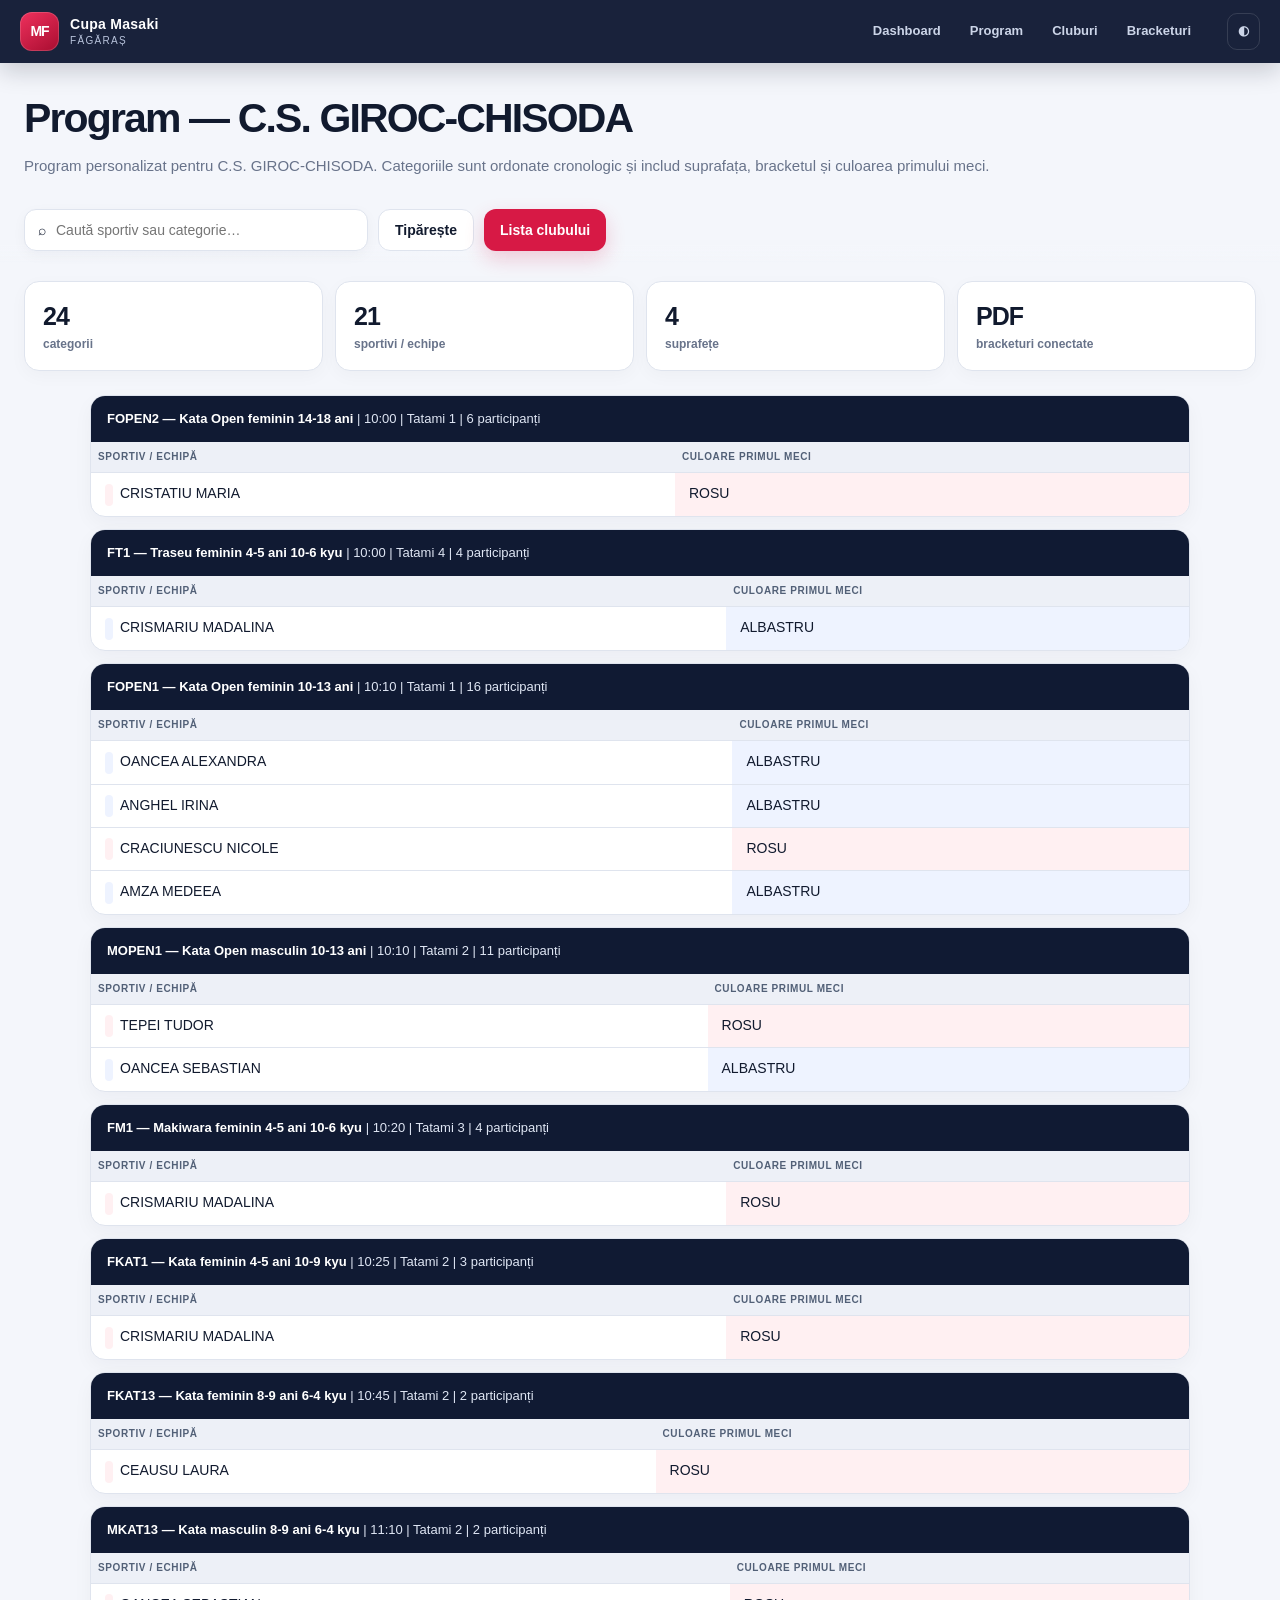
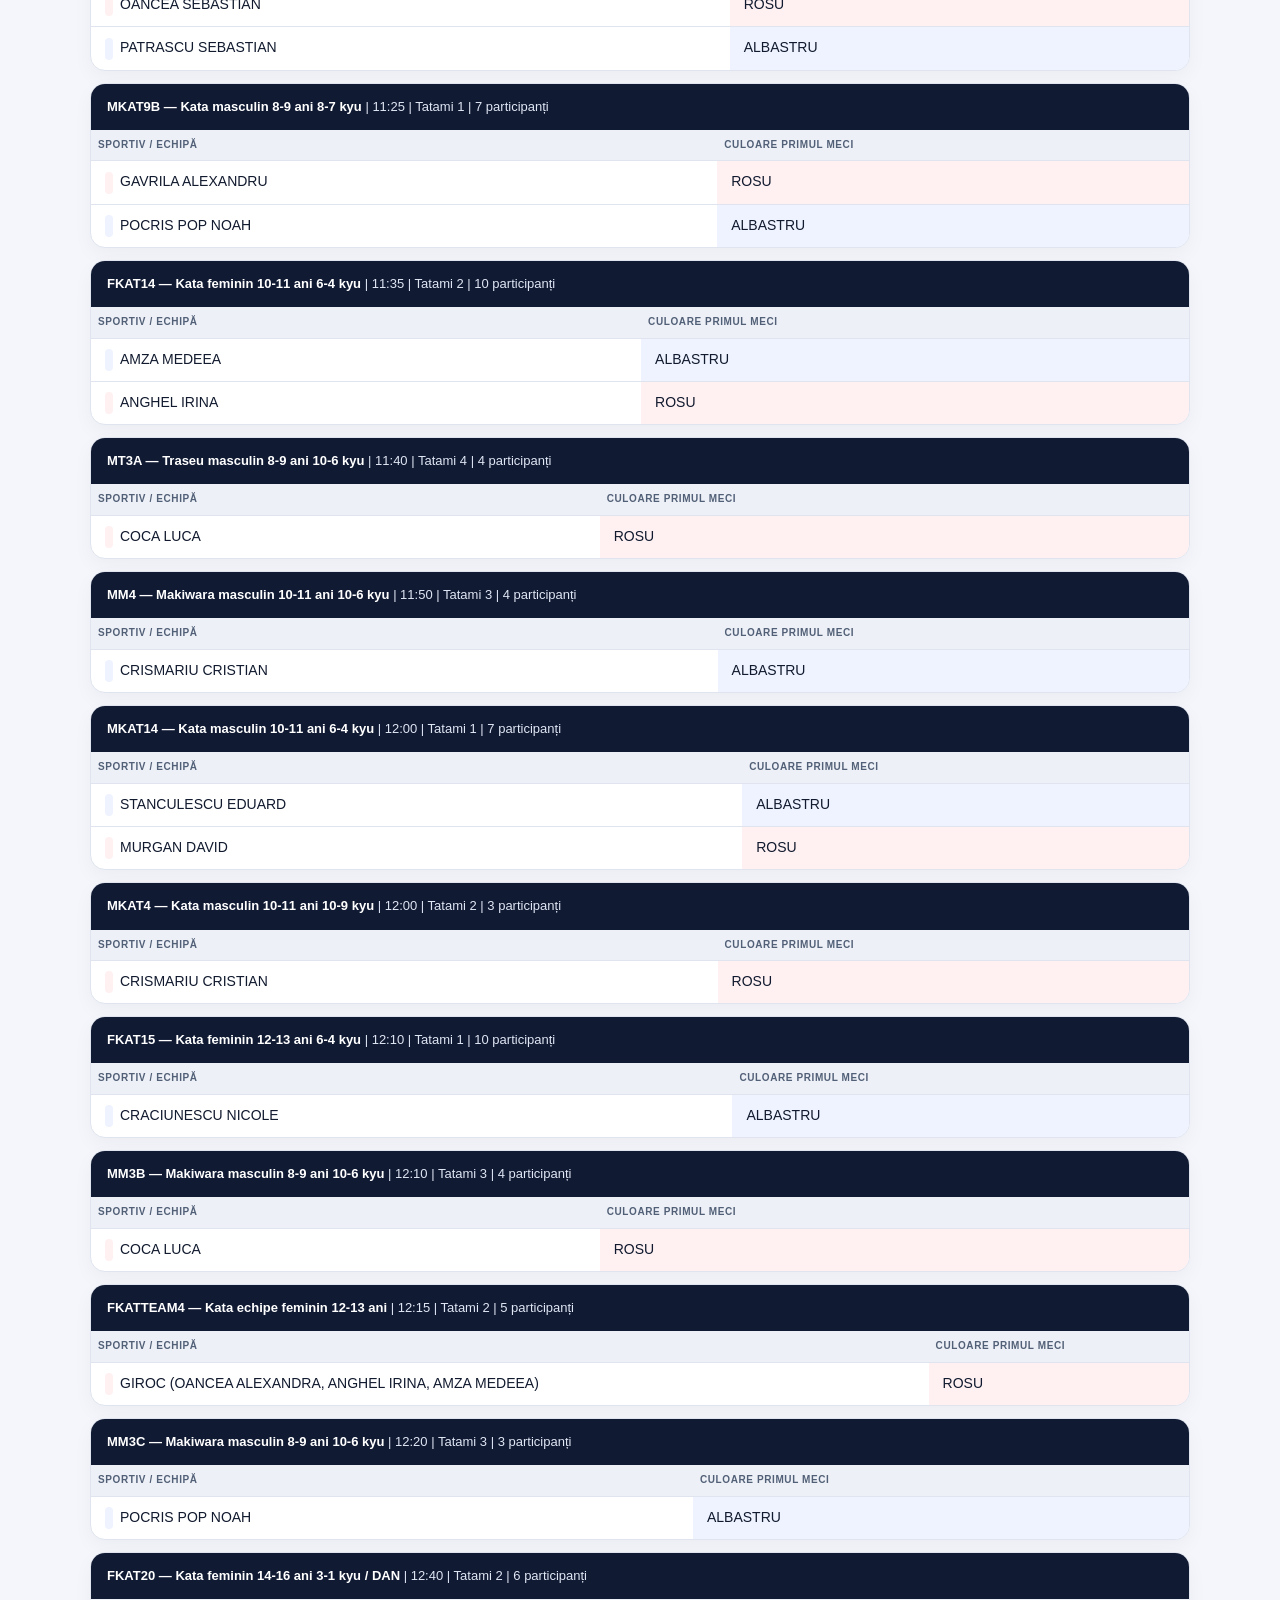
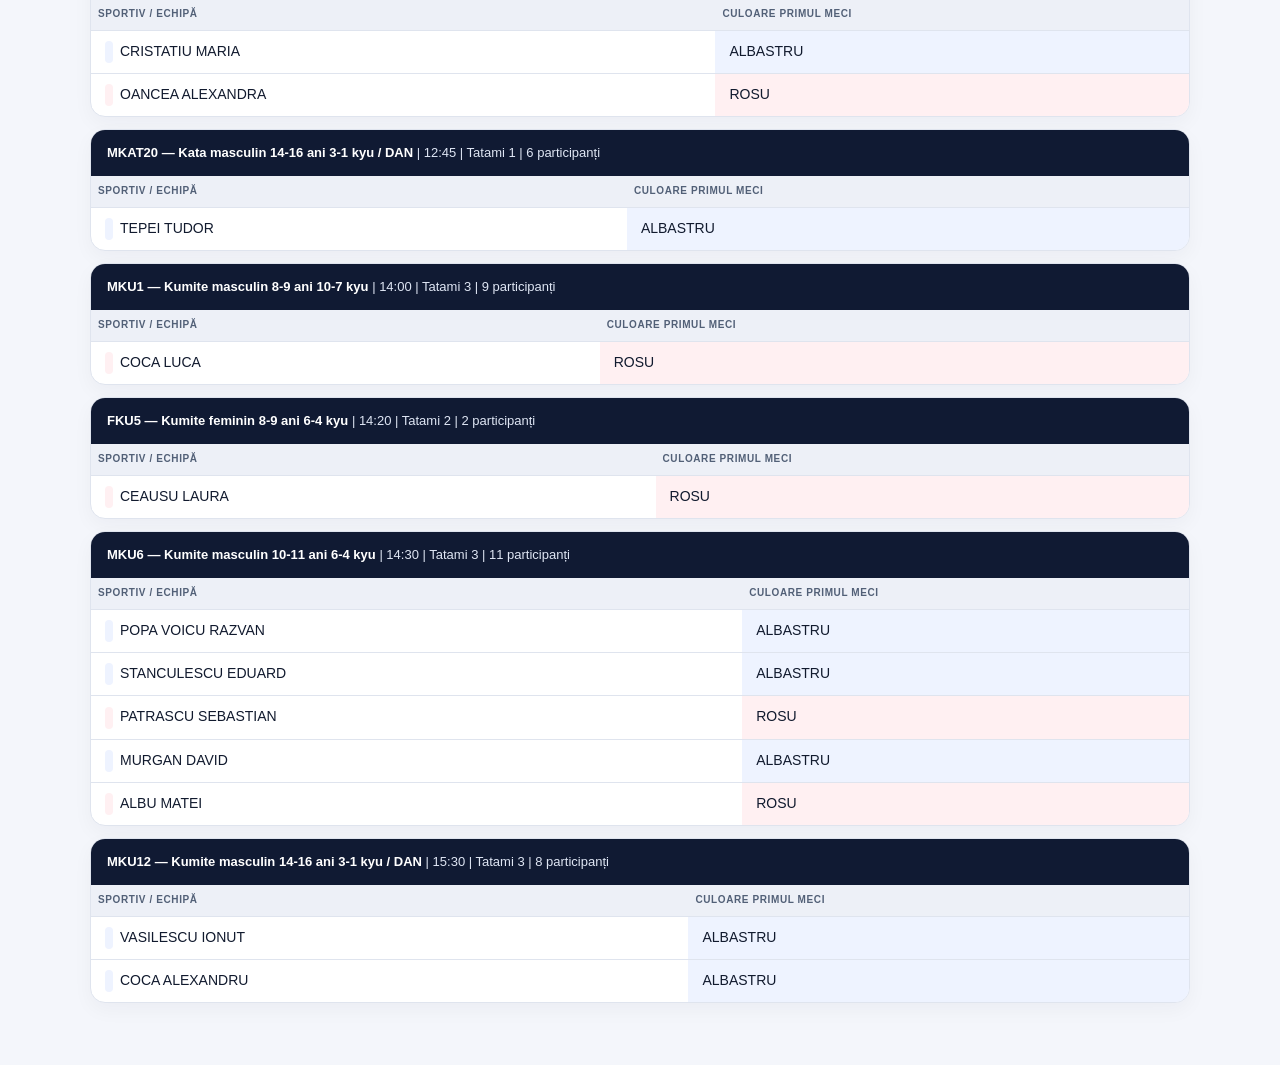
<file: csgirocchisoda/index.html>
<!doctype html>
<html lang="ro"><head><meta charset="utf-8"><meta name="viewport" content="width=device-width,initial-scale=1"><meta name="theme-color" content="#101a33"><title>Program — C.S. GIROC-CHISODA</title>
<style>
body{font:14px Arial;margin:24px;background:#eef2f7;color:#18243a}
h1{margin-bottom:6px}.columns{display:grid;grid-template-columns:repeat(3,minmax(0,1fr));gap:16px}
.column{background:white;border-radius:10px;overflow:hidden;box-shadow:0 2px 8px #18243a22}
h2{margin:0;padding:14px;background:#18243a;color:white;text-align:center}
table{width:100%;border-collapse:collapse}th,td{border-bottom:1px solid #d9e0e8;padding:8px 7px;vertical-align:top}
th{background:#d71945;color:white;text-align:left}.time,.code{font-weight:bold;white-space:nowrap}
.code{color:#d71945}.duration{white-space:nowrap;color:#526172}.rosu{background:#ffdede}
.albastru{background:#dfe8ff}.band{display:inline-block;width:7px;height:22px;
vertical-align:middle;margin-right:7px;border-radius:2px}.band.rosu{background:#e33434}
.band.albastru{background:#356bd8}.category-link{color:#d71945;font-weight:bold;text-decoration:none}
.category-block{background:white;margin:0 0 16px;border-radius:10px;overflow:hidden;
box-shadow:0 2px 8px #18243a22}.category-title{padding:12px 14px;background:#18243a;color:white}
.category-title a{color:white}.category-table{width:100%}
@media(max-width:900px){.columns{grid-template-columns:1fr}}
</style><link rel="stylesheet" href="../assets/theme.css">
</head><body><h1>Program — C.S. GIROC-CHISODA</h1>


<section class="category-block">
<div class="category-title"><a href="../bracketuri.pdf?pagina=1#page=1">FOPEN2 — Kata Open feminin 14-18 ani  </a> | 10:00 | Tatami 1 | 6 participanți</div>
<table class="category-table"><tr><th>Sportiv / echipă</th><th>Culoare primul meci</th></tr>
<tr><td><span class="band rosu"></span>CRISTATIU MARIA</td><td class="rosu">ROSU</td></tr>
</table></section>
<section class="category-block">
<div class="category-title"><a href="../bracketuri.pdf?pagina=6#page=6">FT1 — Traseu feminin 4-5 ani 10-6 kyu</a> | 10:00 | Tatami 4 | 4 participanți</div>
<table class="category-table"><tr><th>Sportiv / echipă</th><th>Culoare primul meci</th></tr>
<tr><td><span class="band albastru"></span>CRISMARIU MADALINA</td><td class="albastru">ALBASTRU</td></tr>
</table></section>
<section class="category-block">
<div class="category-title"><a href="../bracketuri.pdf?pagina=3#page=3">FOPEN1 — Kata Open feminin 10-13 ani  </a> | 10:10 | Tatami 1 | 16 participanți</div>
<table class="category-table"><tr><th>Sportiv / echipă</th><th>Culoare primul meci</th></tr>
<tr><td><span class="band albastru"></span>OANCEA ALEXANDRA</td><td class="albastru">ALBASTRU</td></tr>
<tr><td><span class="band albastru"></span>ANGHEL IRINA</td><td class="albastru">ALBASTRU</td></tr>
<tr><td><span class="band rosu"></span>CRACIUNESCU NICOLE</td><td class="rosu">ROSU</td></tr>
<tr><td><span class="band albastru"></span>AMZA MEDEEA</td><td class="albastru">ALBASTRU</td></tr>
</table></section>
<section class="category-block">
<div class="category-title"><a href="../bracketuri.pdf?pagina=4#page=4">MOPEN1 — Kata Open masculin 10-13 ani  </a> | 10:10 | Tatami 2 | 11 participanți</div>
<table class="category-table"><tr><th>Sportiv / echipă</th><th>Culoare primul meci</th></tr>
<tr><td><span class="band rosu"></span>TEPEI TUDOR</td><td class="rosu">ROSU</td></tr>
<tr><td><span class="band albastru"></span>OANCEA SEBASTIAN</td><td class="albastru">ALBASTRU</td></tr>
</table></section>
<section class="category-block">
<div class="category-title"><a href="../bracketuri.pdf?pagina=20#page=20">FM1 — Makiwara feminin 4-5 ani 10-6 kyu</a> | 10:20 | Tatami 3 | 4 participanți</div>
<table class="category-table"><tr><th>Sportiv / echipă</th><th>Culoare primul meci</th></tr>
<tr><td><span class="band rosu"></span>CRISMARIU MADALINA</td><td class="rosu">ROSU</td></tr>
</table></section>
<section class="category-block">
<div class="category-title"><a href="../bracketuri.pdf?pagina=35#page=35">FKAT1 — Kata feminin 4-5 ani 10-9 kyu</a> | 10:25 | Tatami 2 | 3 participanți</div>
<table class="category-table"><tr><th>Sportiv / echipă</th><th>Culoare primul meci</th></tr>
<tr><td><span class="band rosu"></span>CRISMARIU MADALINA</td><td class="rosu">ROSU</td></tr>
</table></section>
<section class="category-block">
<div class="category-title"><a href="../bracketuri.pdf?pagina=53#page=53">FKAT13 — Kata feminin 8-9 ani 6-4 kyu</a> | 10:45 | Tatami 2 | 2 participanți</div>
<table class="category-table"><tr><th>Sportiv / echipă</th><th>Culoare primul meci</th></tr>
<tr><td><span class="band rosu"></span>CEAUSU LAURA</td><td class="rosu">ROSU</td></tr>
</table></section>
<section class="category-block">
<div class="category-title"><a href="../bracketuri.pdf?pagina=52#page=52">MKAT13 — Kata masculin 8-9 ani 6-4 kyu</a> | 11:10 | Tatami 2 | 2 participanți</div>
<table class="category-table"><tr><th>Sportiv / echipă</th><th>Culoare primul meci</th></tr>
<tr><td><span class="band rosu"></span>OANCEA SEBASTIAN</td><td class="rosu">ROSU</td></tr>
<tr><td><span class="band albastru"></span>PATRASCU SEBASTIAN</td><td class="albastru">ALBASTRU</td></tr>
</table></section>
<section class="category-block">
<div class="category-title"><a href="../bracketuri.pdf?pagina=48#page=48">MKAT9B — Kata masculin 8-9 ani 8-7 kyu</a> | 11:25 | Tatami 1 | 7 participanți</div>
<table class="category-table"><tr><th>Sportiv / echipă</th><th>Culoare primul meci</th></tr>
<tr><td><span class="band rosu"></span>GAVRILA ALEXANDRU</td><td class="rosu">ROSU</td></tr>
<tr><td><span class="band albastru"></span>POCRIS POP NOAH</td><td class="albastru">ALBASTRU</td></tr>
</table></section>
<section class="category-block">
<div class="category-title"><a href="../bracketuri.pdf?pagina=55#page=55">FKAT14 — Kata feminin 10-11 ani 6-4 kyu</a> | 11:35 | Tatami 2 | 10 participanți</div>
<table class="category-table"><tr><th>Sportiv / echipă</th><th>Culoare primul meci</th></tr>
<tr><td><span class="band albastru"></span>AMZA MEDEEA</td><td class="albastru">ALBASTRU</td></tr>
<tr><td><span class="band rosu"></span>ANGHEL IRINA</td><td class="rosu">ROSU</td></tr>
</table></section>
<section class="category-block">
<div class="category-title"><a href="../bracketuri.pdf?pagina=12#page=12">MT3A — Traseu masculin 8-9 ani 10-6 kyu</a> | 11:40 | Tatami 4 | 4 participanți</div>
<table class="category-table"><tr><th>Sportiv / echipă</th><th>Culoare primul meci</th></tr>
<tr><td><span class="band rosu"></span>COCA LUCA</td><td class="rosu">ROSU</td></tr>
</table></section>
<section class="category-block">
<div class="category-title"><a href="../bracketuri.pdf?pagina=32#page=32">MM4 — Makiwara masculin 10-11 ani 10-6 kyu</a> | 11:50 | Tatami 3 | 4 participanți</div>
<table class="category-table"><tr><th>Sportiv / echipă</th><th>Culoare primul meci</th></tr>
<tr><td><span class="band albastru"></span>CRISMARIU CRISTIAN</td><td class="albastru">ALBASTRU</td></tr>
</table></section>
<section class="category-block">
<div class="category-title"><a href="../bracketuri.pdf?pagina=54#page=54">MKAT14 — Kata masculin 10-11 ani 6-4 kyu</a> | 12:00 | Tatami 1 | 7 participanți</div>
<table class="category-table"><tr><th>Sportiv / echipă</th><th>Culoare primul meci</th></tr>
<tr><td><span class="band albastru"></span>STANCULESCU EDUARD</td><td class="albastru">ALBASTRU</td></tr>
<tr><td><span class="band rosu"></span>MURGAN DAVID</td><td class="rosu">ROSU</td></tr>
</table></section>
<section class="category-block">
<div class="category-title"><a href="../bracketuri.pdf?pagina=42#page=42">MKAT4 — Kata masculin 10-11 ani 10-9 kyu</a> | 12:00 | Tatami 2 | 3 participanți</div>
<table class="category-table"><tr><th>Sportiv / echipă</th><th>Culoare primul meci</th></tr>
<tr><td><span class="band rosu"></span>CRISMARIU CRISTIAN</td><td class="rosu">ROSU</td></tr>
</table></section>
<section class="category-block">
<div class="category-title"><a href="../bracketuri.pdf?pagina=57#page=57">FKAT15 — Kata feminin 12-13 ani 6-4 kyu</a> | 12:10 | Tatami 1 | 10 participanți</div>
<table class="category-table"><tr><th>Sportiv / echipă</th><th>Culoare primul meci</th></tr>
<tr><td><span class="band albastru"></span>CRACIUNESCU NICOLE</td><td class="albastru">ALBASTRU</td></tr>
</table></section>
<section class="category-block">
<div class="category-title"><a href="../bracketuri.pdf?pagina=27#page=27">MM3B — Makiwara masculin 8-9 ani 10-6 kyu</a> | 12:10 | Tatami 3 | 4 participanți</div>
<table class="category-table"><tr><th>Sportiv / echipă</th><th>Culoare primul meci</th></tr>
<tr><td><span class="band rosu"></span>COCA LUCA</td><td class="rosu">ROSU</td></tr>
</table></section>
<section class="category-block">
<div class="category-title"><a href="../bracketuri.pdf?pagina=81#page=81">FKATTEAM4 — Kata echipe feminin 12-13 ani  </a> | 12:15 | Tatami 2 | 5 participanți</div>
<table class="category-table"><tr><th>Sportiv / echipă</th><th>Culoare primul meci</th></tr>
<tr><td><span class="band rosu"></span>GIROC (OANCEA ALEXANDRA, ANGHEL IRINA, AMZA MEDEEA)</td><td class="rosu">ROSU</td></tr>
</table></section>
<section class="category-block">
<div class="category-title"><a href="../bracketuri.pdf?pagina=28#page=28">MM3C — Makiwara masculin 8-9 ani 10-6 kyu</a> | 12:20 | Tatami 3 | 3 participanți</div>
<table class="category-table"><tr><th>Sportiv / echipă</th><th>Culoare primul meci</th></tr>
<tr><td><span class="band albastru"></span>POCRIS POP NOAH</td><td class="albastru">ALBASTRU</td></tr>
</table></section>
<section class="category-block">
<div class="category-title"><a href="../bracketuri.pdf?pagina=59#page=59">FKAT20 — Kata feminin 14-16 ani 3-1 kyu / DAN</a> | 12:40 | Tatami 2 | 6 participanți</div>
<table class="category-table"><tr><th>Sportiv / echipă</th><th>Culoare primul meci</th></tr>
<tr><td><span class="band albastru"></span>CRISTATIU MARIA</td><td class="albastru">ALBASTRU</td></tr>
<tr><td><span class="band rosu"></span>OANCEA ALEXANDRA</td><td class="rosu">ROSU</td></tr>
</table></section>
<section class="category-block">
<div class="category-title"><a href="../bracketuri.pdf?pagina=58#page=58">MKAT20 — Kata masculin 14-16 ani 3-1 kyu / DAN</a> | 12:45 | Tatami 1 | 6 participanți</div>
<table class="category-table"><tr><th>Sportiv / echipă</th><th>Culoare primul meci</th></tr>
<tr><td><span class="band albastru"></span>TEPEI TUDOR</td><td class="albastru">ALBASTRU</td></tr>
</table></section>
<section class="category-block">
<div class="category-title"><a href="../bracketuri.pdf?pagina=61#page=61">MKU1 — Kumite masculin 8-9 ani 10-7 kyu</a> | 14:00 | Tatami 3 | 9 participanți</div>
<table class="category-table"><tr><th>Sportiv / echipă</th><th>Culoare primul meci</th></tr>
<tr><td><span class="band rosu"></span>COCA LUCA</td><td class="rosu">ROSU</td></tr>
</table></section>
<section class="category-block">
<div class="category-title"><a href="../bracketuri.pdf?pagina=69#page=69">FKU5 — Kumite feminin 8-9 ani 6-4 kyu</a> | 14:20 | Tatami 2 | 2 participanți</div>
<table class="category-table"><tr><th>Sportiv / echipă</th><th>Culoare primul meci</th></tr>
<tr><td><span class="band rosu"></span>CEAUSU LAURA</td><td class="rosu">ROSU</td></tr>
</table></section>
<section class="category-block">
<div class="category-title"><a href="../bracketuri.pdf?pagina=70#page=70">MKU6 — Kumite masculin 10-11 ani 6-4 kyu</a> | 14:30 | Tatami 3 | 11 participanți</div>
<table class="category-table"><tr><th>Sportiv / echipă</th><th>Culoare primul meci</th></tr>
<tr><td><span class="band albastru"></span>POPA VOICU RAZVAN</td><td class="albastru">ALBASTRU</td></tr>
<tr><td><span class="band albastru"></span>STANCULESCU EDUARD</td><td class="albastru">ALBASTRU</td></tr>
<tr><td><span class="band rosu"></span>PATRASCU SEBASTIAN</td><td class="rosu">ROSU</td></tr>
<tr><td><span class="band albastru"></span>MURGAN DAVID</td><td class="albastru">ALBASTRU</td></tr>
<tr><td><span class="band rosu"></span>ALBU MATEI</td><td class="rosu">ROSU</td></tr>
</table></section>
<section class="category-block">
<div class="category-title"><a href="../bracketuri.pdf?pagina=74#page=74">MKU12 — Kumite masculin 14-16 ani 3-1 kyu / DAN</a> | 15:30 | Tatami 3 | 8 participanți</div>
<table class="category-table"><tr><th>Sportiv / echipă</th><th>Culoare primul meci</th></tr>
<tr><td><span class="band albastru"></span>VASILESCU IONUT</td><td class="albastru">ALBASTRU</td></tr>
<tr><td><span class="band albastru"></span>COCA ALEXANDRU</td><td class="albastru">ALBASTRU</td></tr>
</table></section>

<script src="../assets/app.js"></script>
</body></html>
</file>
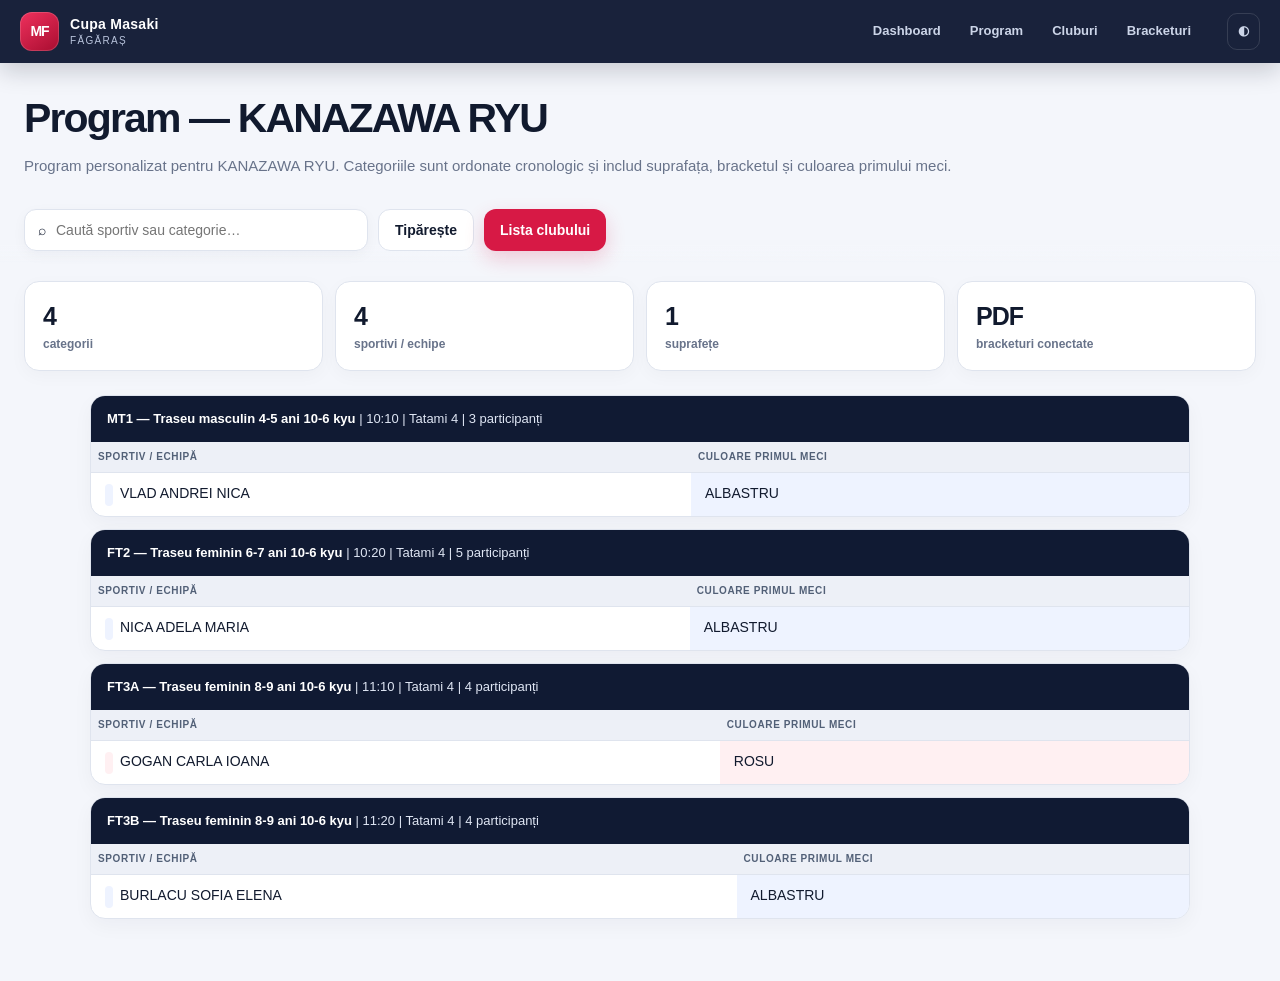
<file: kanazawaryu/index.html>
<!doctype html>
<html lang="ro"><head><meta charset="utf-8"><meta name="viewport" content="width=device-width,initial-scale=1"><meta name="theme-color" content="#101a33"><title>Program — KANAZAWA RYU</title>
<style>
body{font:14px Arial;margin:24px;background:#eef2f7;color:#18243a}
h1{margin-bottom:6px}.columns{display:grid;grid-template-columns:repeat(3,minmax(0,1fr));gap:16px}
.column{background:white;border-radius:10px;overflow:hidden;box-shadow:0 2px 8px #18243a22}
h2{margin:0;padding:14px;background:#18243a;color:white;text-align:center}
table{width:100%;border-collapse:collapse}th,td{border-bottom:1px solid #d9e0e8;padding:8px 7px;vertical-align:top}
th{background:#d71945;color:white;text-align:left}.time,.code{font-weight:bold;white-space:nowrap}
.code{color:#d71945}.duration{white-space:nowrap;color:#526172}.rosu{background:#ffdede}
.albastru{background:#dfe8ff}.band{display:inline-block;width:7px;height:22px;
vertical-align:middle;margin-right:7px;border-radius:2px}.band.rosu{background:#e33434}
.band.albastru{background:#356bd8}.category-link{color:#d71945;font-weight:bold;text-decoration:none}
.category-block{background:white;margin:0 0 16px;border-radius:10px;overflow:hidden;
box-shadow:0 2px 8px #18243a22}.category-title{padding:12px 14px;background:#18243a;color:white}
.category-title a{color:white}.category-table{width:100%}
@media(max-width:900px){.columns{grid-template-columns:1fr}}
</style><link rel="stylesheet" href="../assets/theme.css">
</head><body><h1>Program — KANAZAWA RYU</h1>


<section class="category-block">
<div class="category-title"><a href="../bracketuri.pdf?pagina=5#page=5">MT1 — Traseu masculin 4-5 ani 10-6 kyu</a> | 10:10 | Tatami 4 | 3 participanți</div>
<table class="category-table"><tr><th>Sportiv / echipă</th><th>Culoare primul meci</th></tr>
<tr><td><span class="band albastru"></span>VLAD ANDREI NICA</td><td class="albastru">ALBASTRU</td></tr>
</table></section>
<section class="category-block">
<div class="category-title"><a href="../bracketuri.pdf?pagina=11#page=11">FT2 — Traseu feminin 6-7 ani 10-6 kyu</a> | 10:20 | Tatami 4 | 5 participanți</div>
<table class="category-table"><tr><th>Sportiv / echipă</th><th>Culoare primul meci</th></tr>
<tr><td><span class="band albastru"></span>NICA ADELA MARIA</td><td class="albastru">ALBASTRU</td></tr>
</table></section>
<section class="category-block">
<div class="category-title"><a href="../bracketuri.pdf?pagina=14#page=14">FT3A — Traseu feminin 8-9 ani 10-6 kyu</a> | 11:10 | Tatami 4 | 4 participanți</div>
<table class="category-table"><tr><th>Sportiv / echipă</th><th>Culoare primul meci</th></tr>
<tr><td><span class="band rosu"></span>GOGAN CARLA IOANA</td><td class="rosu">ROSU</td></tr>
</table></section>
<section class="category-block">
<div class="category-title"><a href="../bracketuri.pdf?pagina=15#page=15">FT3B — Traseu feminin 8-9 ani 10-6 kyu</a> | 11:20 | Tatami 4 | 4 participanți</div>
<table class="category-table"><tr><th>Sportiv / echipă</th><th>Culoare primul meci</th></tr>
<tr><td><span class="band albastru"></span>BURLACU SOFIA ELENA</td><td class="albastru">ALBASTRU</td></tr>
</table></section>

<script src="../assets/app.js"></script>
</body></html>
</file>
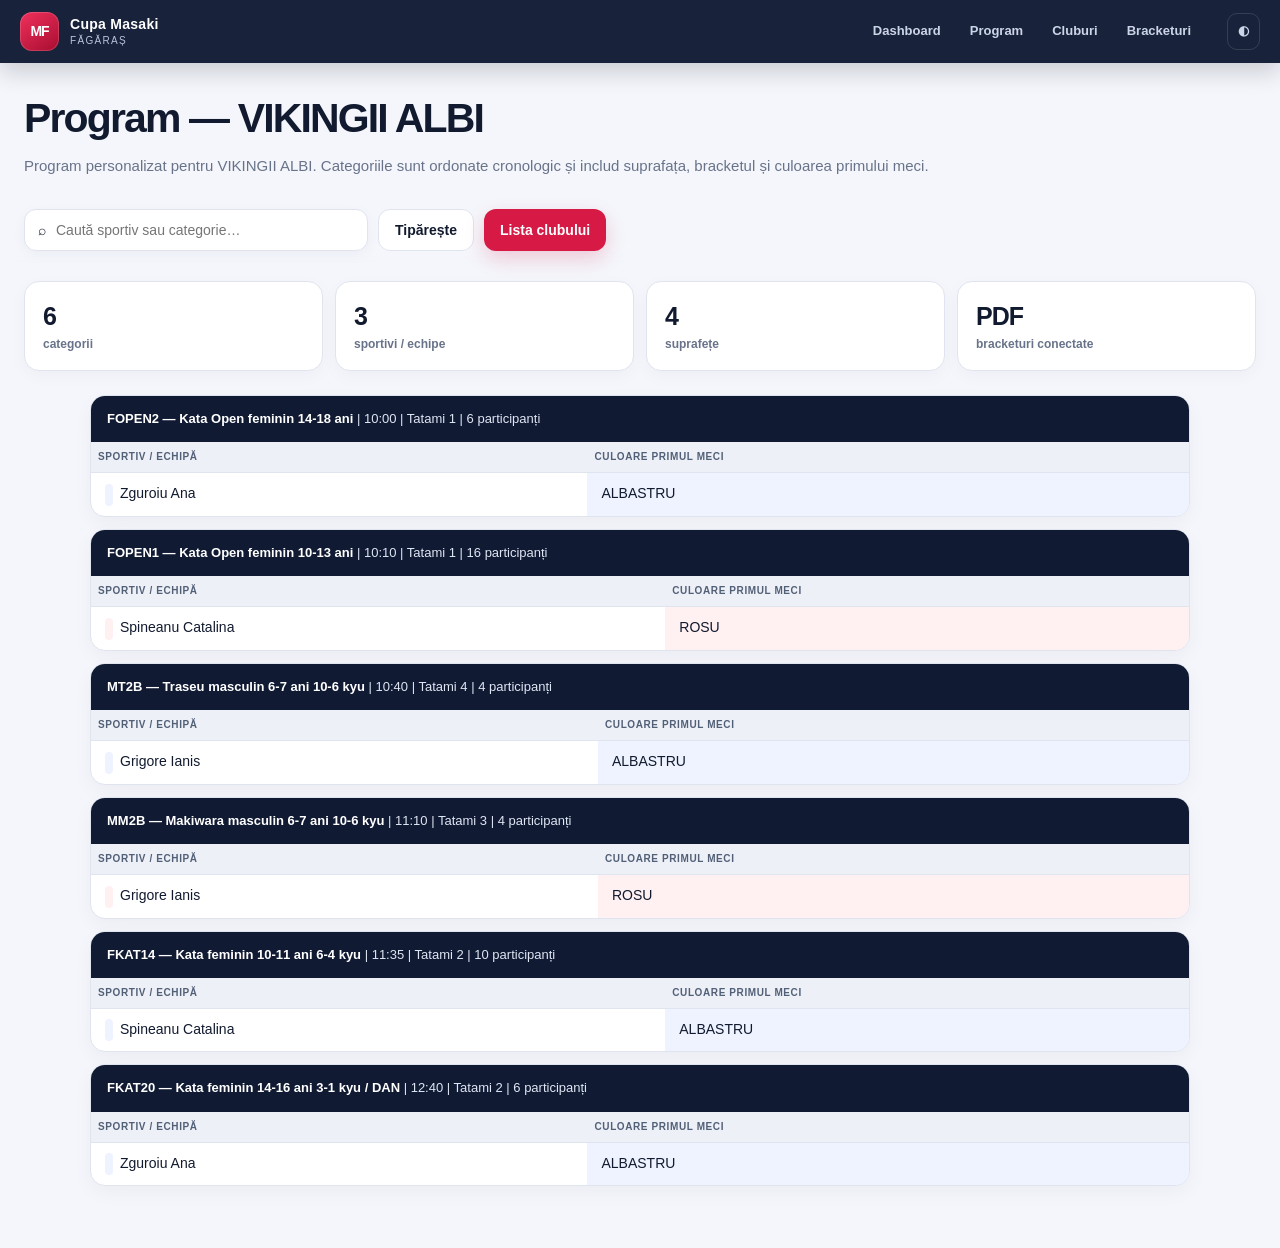
<file: vikingiialbi/index.html>
<!doctype html>
<html lang="ro"><head><meta charset="utf-8"><meta name="viewport" content="width=device-width,initial-scale=1"><meta name="theme-color" content="#101a33"><title>Program — VIKINGII ALBI</title>
<style>
body{font:14px Arial;margin:24px;background:#eef2f7;color:#18243a}
h1{margin-bottom:6px}.columns{display:grid;grid-template-columns:repeat(3,minmax(0,1fr));gap:16px}
.column{background:white;border-radius:10px;overflow:hidden;box-shadow:0 2px 8px #18243a22}
h2{margin:0;padding:14px;background:#18243a;color:white;text-align:center}
table{width:100%;border-collapse:collapse}th,td{border-bottom:1px solid #d9e0e8;padding:8px 7px;vertical-align:top}
th{background:#d71945;color:white;text-align:left}.time,.code{font-weight:bold;white-space:nowrap}
.code{color:#d71945}.duration{white-space:nowrap;color:#526172}.rosu{background:#ffdede}
.albastru{background:#dfe8ff}.band{display:inline-block;width:7px;height:22px;
vertical-align:middle;margin-right:7px;border-radius:2px}.band.rosu{background:#e33434}
.band.albastru{background:#356bd8}.category-link{color:#d71945;font-weight:bold;text-decoration:none}
.category-block{background:white;margin:0 0 16px;border-radius:10px;overflow:hidden;
box-shadow:0 2px 8px #18243a22}.category-title{padding:12px 14px;background:#18243a;color:white}
.category-title a{color:white}.category-table{width:100%}
@media(max-width:900px){.columns{grid-template-columns:1fr}}
</style><link rel="stylesheet" href="../assets/theme.css">
</head><body><h1>Program — VIKINGII ALBI</h1>


<section class="category-block">
<div class="category-title"><a href="../bracketuri.pdf?pagina=1#page=1">FOPEN2 — Kata Open feminin 14-18 ani  </a> | 10:00 | Tatami 1 | 6 participanți</div>
<table class="category-table"><tr><th>Sportiv / echipă</th><th>Culoare primul meci</th></tr>
<tr><td><span class="band albastru"></span>Zguroiu Ana</td><td class="albastru">ALBASTRU</td></tr>
</table></section>
<section class="category-block">
<div class="category-title"><a href="../bracketuri.pdf?pagina=3#page=3">FOPEN1 — Kata Open feminin 10-13 ani  </a> | 10:10 | Tatami 1 | 16 participanți</div>
<table class="category-table"><tr><th>Sportiv / echipă</th><th>Culoare primul meci</th></tr>
<tr><td><span class="band rosu"></span>Spineanu Catalina</td><td class="rosu">ROSU</td></tr>
</table></section>
<section class="category-block">
<div class="category-title"><a href="../bracketuri.pdf?pagina=8#page=8">MT2B — Traseu masculin 6-7 ani 10-6 kyu</a> | 10:40 | Tatami 4 | 4 participanți</div>
<table class="category-table"><tr><th>Sportiv / echipă</th><th>Culoare primul meci</th></tr>
<tr><td><span class="band albastru"></span>Grigore Ianis</td><td class="albastru">ALBASTRU</td></tr>
</table></section>
<section class="category-block">
<div class="category-title"><a href="../bracketuri.pdf?pagina=22#page=22">MM2B — Makiwara masculin 6-7 ani 10-6 kyu</a> | 11:10 | Tatami 3 | 4 participanți</div>
<table class="category-table"><tr><th>Sportiv / echipă</th><th>Culoare primul meci</th></tr>
<tr><td><span class="band rosu"></span>Grigore Ianis</td><td class="rosu">ROSU</td></tr>
</table></section>
<section class="category-block">
<div class="category-title"><a href="../bracketuri.pdf?pagina=55#page=55">FKAT14 — Kata feminin 10-11 ani 6-4 kyu</a> | 11:35 | Tatami 2 | 10 participanți</div>
<table class="category-table"><tr><th>Sportiv / echipă</th><th>Culoare primul meci</th></tr>
<tr><td><span class="band albastru"></span>Spineanu Catalina</td><td class="albastru">ALBASTRU</td></tr>
</table></section>
<section class="category-block">
<div class="category-title"><a href="../bracketuri.pdf?pagina=59#page=59">FKAT20 — Kata feminin 14-16 ani 3-1 kyu / DAN</a> | 12:40 | Tatami 2 | 6 participanți</div>
<table class="category-table"><tr><th>Sportiv / echipă</th><th>Culoare primul meci</th></tr>
<tr><td><span class="band albastru"></span>Zguroiu Ana</td><td class="albastru">ALBASTRU</td></tr>
</table></section>

<script src="../assets/app.js"></script>
</body></html>
</file>
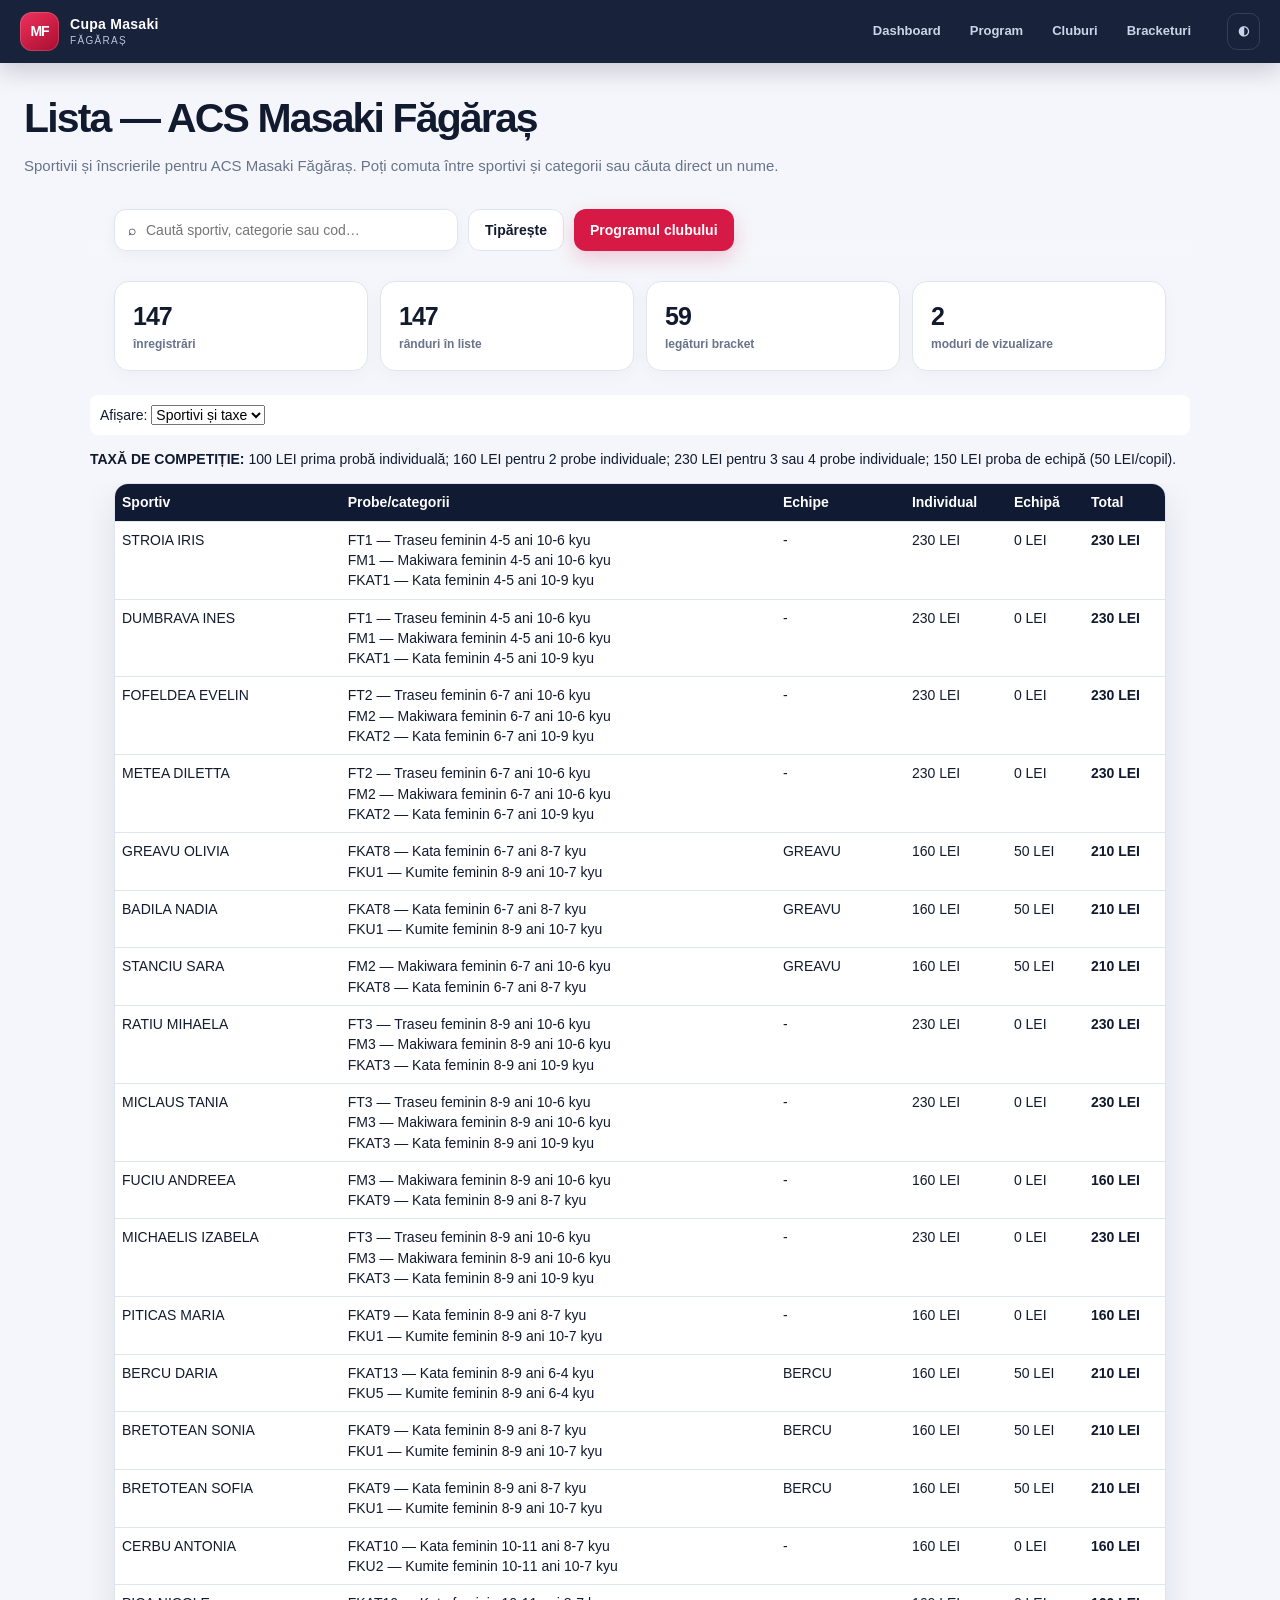
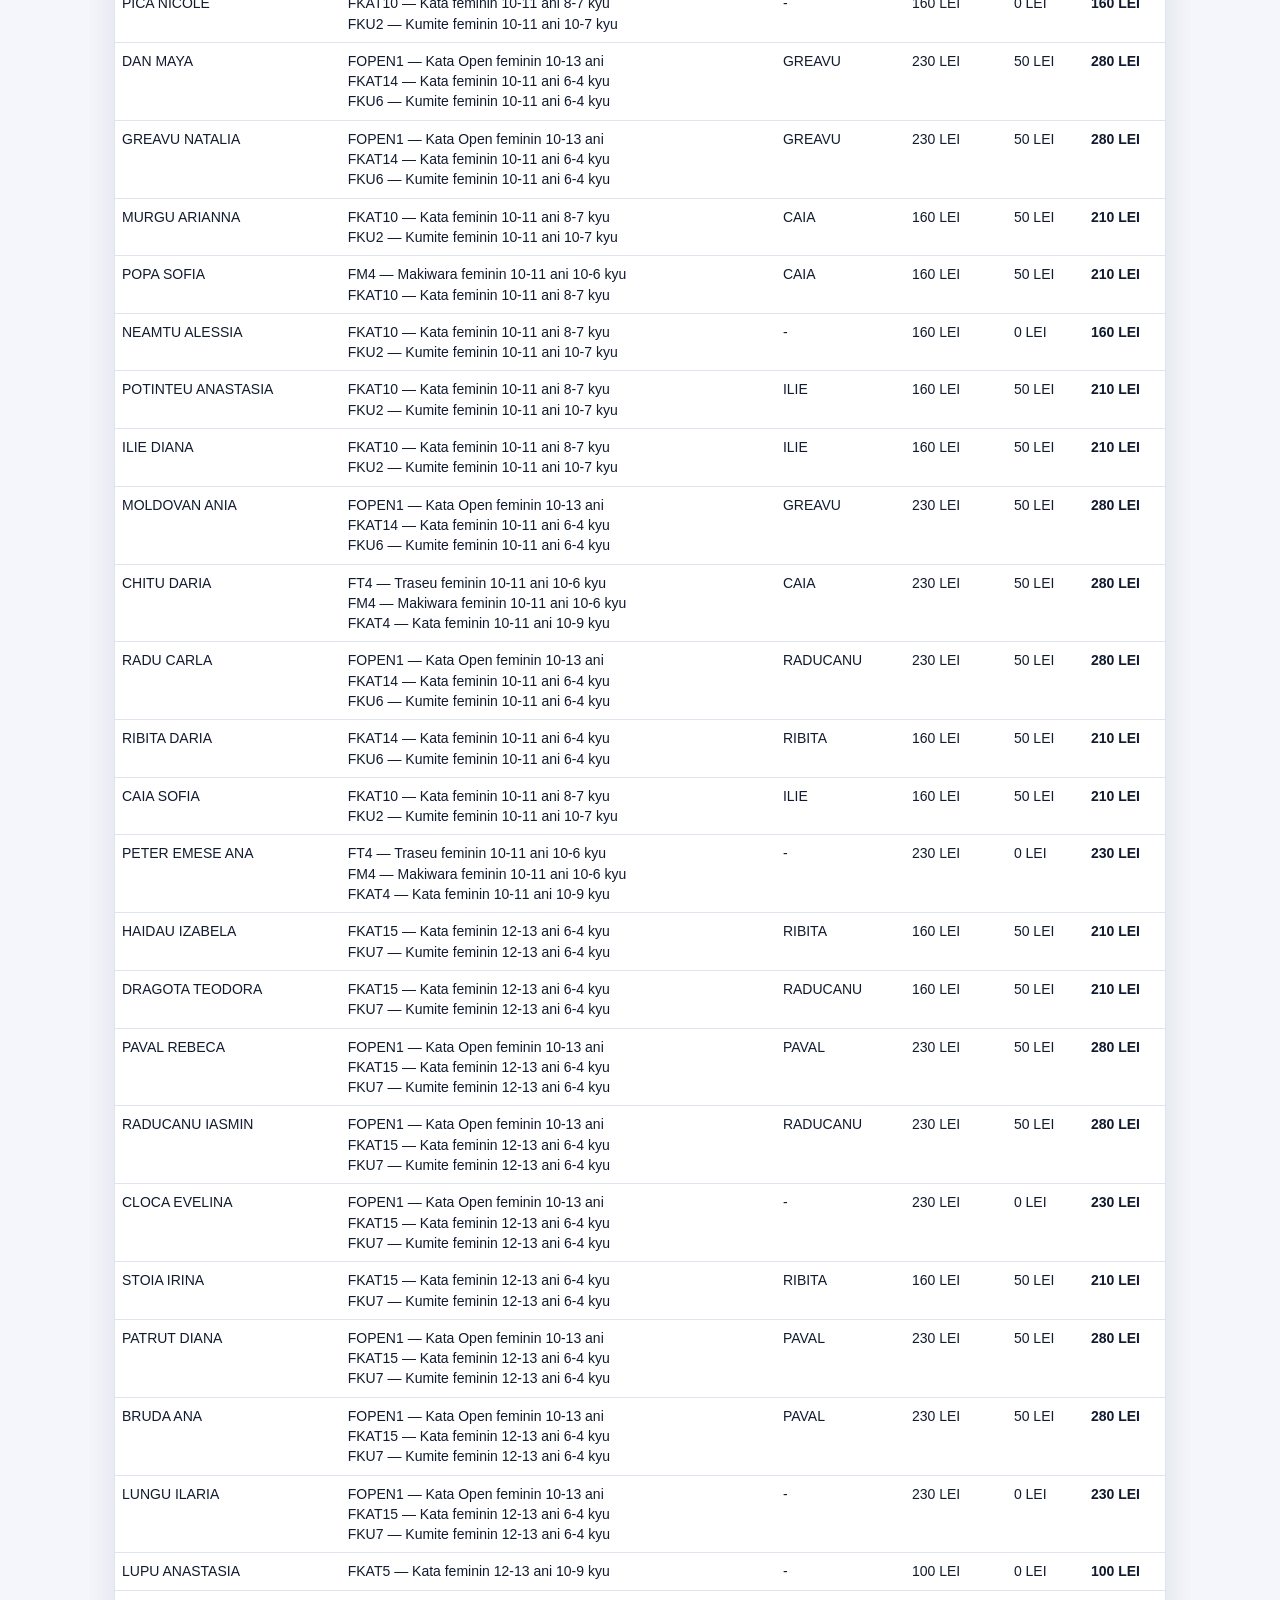
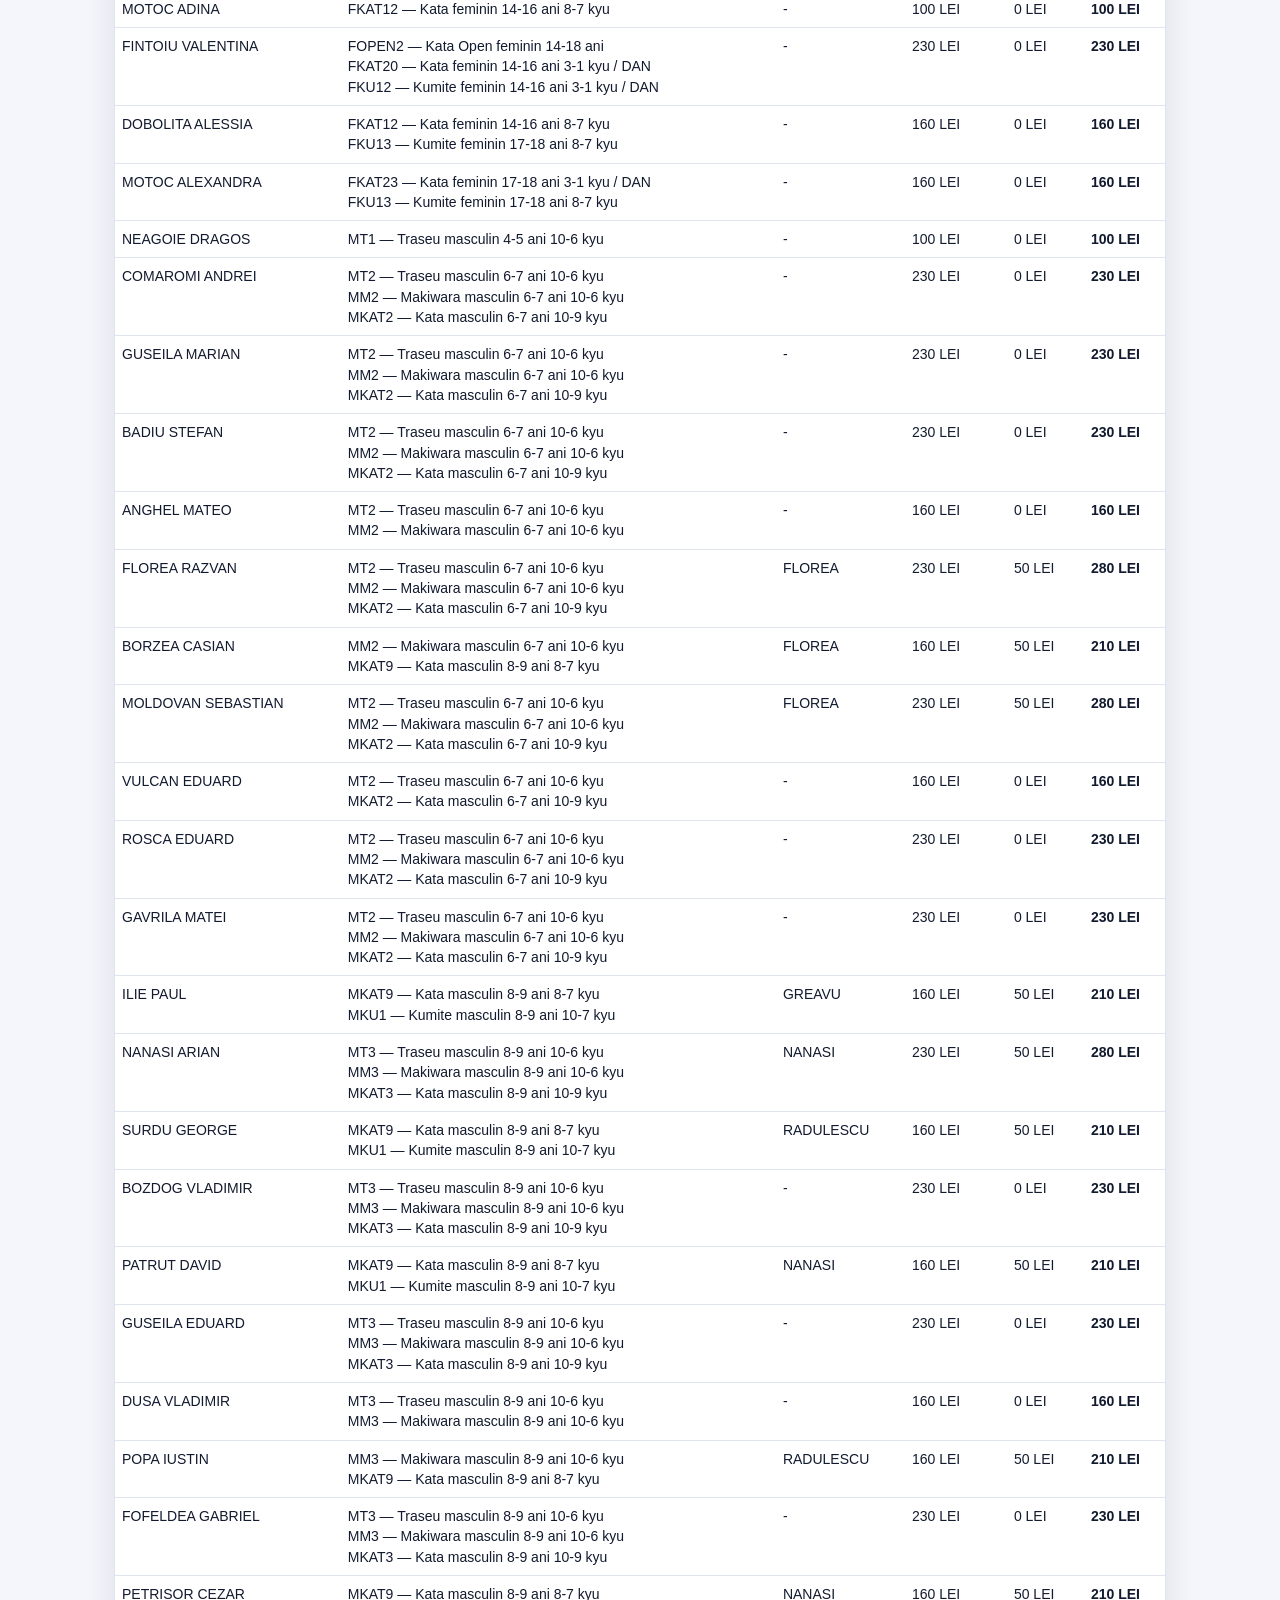
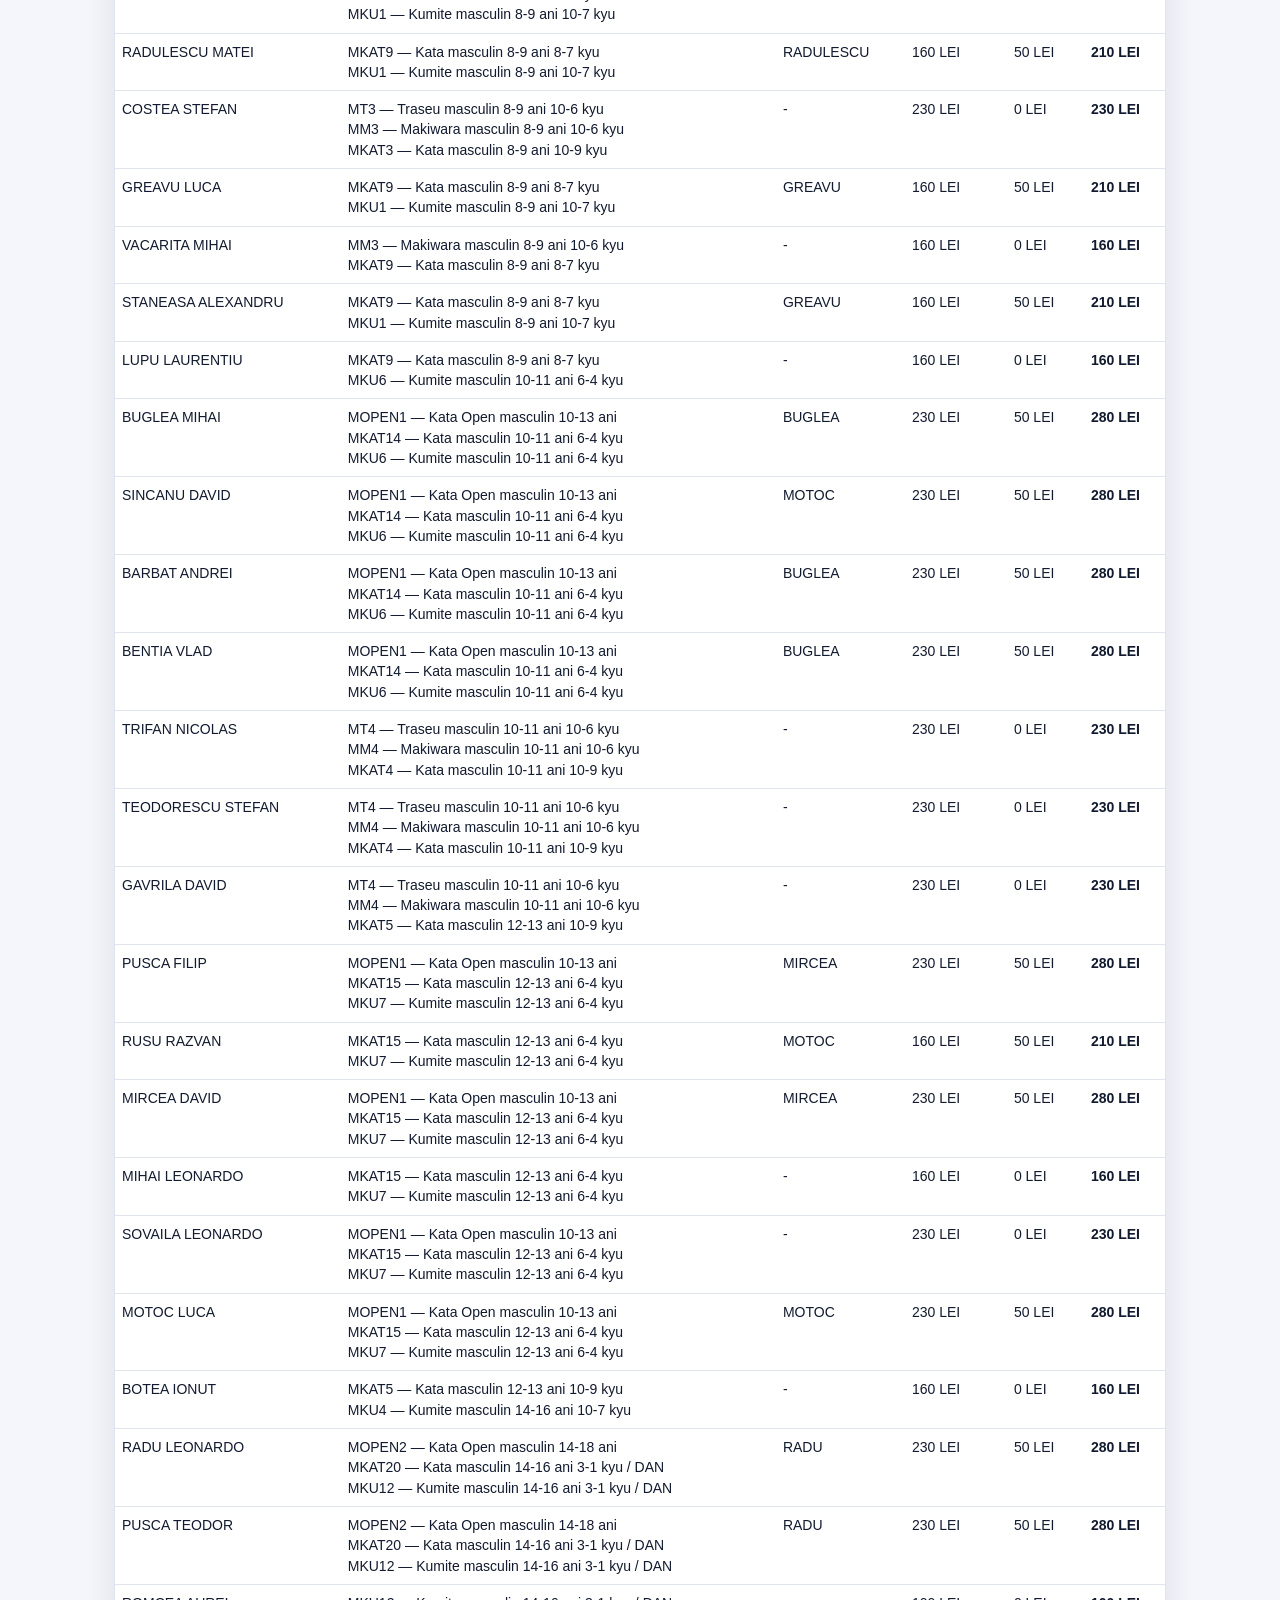
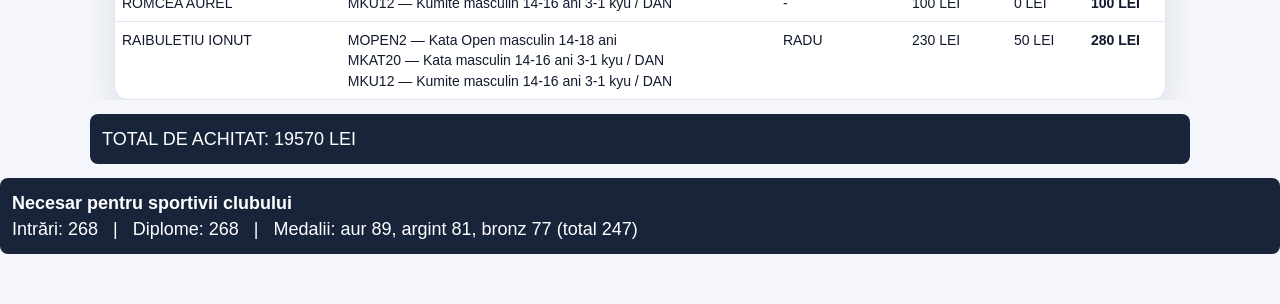
<file: acsmasakifagaras/lista.html>
<!doctype html>
<html lang="ro"><head><meta charset="utf-8"><meta name="viewport" content="width=device-width,initial-scale=1"><meta name="theme-color" content="#101a33"><title>Lista — ACS Masaki Făgăraș</title>
<style>
body{font:14px Arial;margin:24px;background:#eef2f7;color:#18243a}
h1{margin-bottom:6px}.columns{display:grid;grid-template-columns:repeat(3,minmax(0,1fr));gap:16px}
.column{background:white;border-radius:10px;overflow:hidden;box-shadow:0 2px 8px #18243a22}
h2{margin:0;padding:14px;background:#18243a;color:white;text-align:center}
table{width:100%;border-collapse:collapse}th,td{border-bottom:1px solid #d9e0e8;padding:8px 7px;vertical-align:top}
th{background:#d71945;color:white;text-align:left}.time,.code{font-weight:bold;white-space:nowrap}
.code{color:#d71945}.duration{white-space:nowrap;color:#526172}.rosu{background:#ffdede}
.albastru{background:#dfe8ff}.band{display:inline-block;width:7px;height:22px;
vertical-align:middle;margin-right:7px;border-radius:2px}.band.rosu{background:#e33434}
.band.albastru{background:#356bd8}.category-link{color:#d71945;font-weight:bold;text-decoration:none}
.category-block{background:white;margin:0 0 16px;border-radius:10px;overflow:hidden;
box-shadow:0 2px 8px #18243a22}.category-title{padding:12px 14px;background:#18243a;color:white}
.category-title a{color:white}.category-table{width:100%}
@media(max-width:900px){.columns{grid-template-columns:1fr}}
</style><link rel="stylesheet" href="../assets/theme.css">
<style>.hidden{display:none}.selector{padding:10px;background:white;border-radius:8px;margin-bottom:14px}.total{font-size:18px;background:#18243a;color:white;padding:12px;border-radius:8px;margin-top:14px}</style>
</head><body><h1>Lista — ACS Masaki Făgăraș</h1>
<div class="selector"><label>Afișare: <select id="view" onchange="switchView()"><option value="athletes">Sportivi și taxe</option><option value="categories">Categorii</option></select></label></div>
<div id="athletes"><p><b>TAXĂ DE COMPETIȚIE:</b> 100 LEI prima probă individuală; 160 LEI pentru 2 probe individuale; 230 LEI pentru 3 sau 4 probe individuale; 150 LEI proba de echipă (50 LEI/copil).</p>
<table><tr><th>Sportiv</th><th>Probe/categorii</th><th>Echipe</th><th>Individual</th><th>Echipă</th><th>Total</th></tr>
<tr><td>STROIA IRIS</td><td>FT1 — Traseu feminin 4-5 ani 10-6 kyu<br>FM1 — Makiwara feminin 4-5 ani 10-6 kyu<br>FKAT1 — Kata feminin 4-5 ani 10-9 kyu</td><td>-</td><td>230 LEI</td><td>0 LEI</td><td><b>230 LEI</b></td></tr>
<tr><td>DUMBRAVA INES</td><td>FT1 — Traseu feminin 4-5 ani 10-6 kyu<br>FM1 — Makiwara feminin 4-5 ani 10-6 kyu<br>FKAT1 — Kata feminin 4-5 ani 10-9 kyu</td><td>-</td><td>230 LEI</td><td>0 LEI</td><td><b>230 LEI</b></td></tr>
<tr><td>FOFELDEA EVELIN</td><td>FT2 — Traseu feminin 6-7 ani 10-6 kyu<br>FM2 — Makiwara feminin 6-7 ani 10-6 kyu<br>FKAT2 — Kata feminin 6-7 ani 10-9 kyu</td><td>-</td><td>230 LEI</td><td>0 LEI</td><td><b>230 LEI</b></td></tr>
<tr><td>METEA DILETTA</td><td>FT2 — Traseu feminin 6-7 ani 10-6 kyu<br>FM2 — Makiwara feminin 6-7 ani 10-6 kyu<br>FKAT2 — Kata feminin 6-7 ani 10-9 kyu</td><td>-</td><td>230 LEI</td><td>0 LEI</td><td><b>230 LEI</b></td></tr>
<tr><td>GREAVU OLIVIA</td><td>FKAT8 — Kata feminin 6-7 ani 8-7 kyu<br>FKU1 — Kumite feminin 8-9 ani 10-7 kyu</td><td>GREAVU</td><td>160 LEI</td><td>50 LEI</td><td><b>210 LEI</b></td></tr>
<tr><td>BADILA NADIA</td><td>FKAT8 — Kata feminin 6-7 ani 8-7 kyu<br>FKU1 — Kumite feminin 8-9 ani 10-7 kyu</td><td>GREAVU</td><td>160 LEI</td><td>50 LEI</td><td><b>210 LEI</b></td></tr>
<tr><td>STANCIU SARA</td><td>FM2 — Makiwara feminin 6-7 ani 10-6 kyu<br>FKAT8 — Kata feminin 6-7 ani 8-7 kyu</td><td>GREAVU</td><td>160 LEI</td><td>50 LEI</td><td><b>210 LEI</b></td></tr>
<tr><td>RATIU MIHAELA</td><td>FT3 — Traseu feminin 8-9 ani 10-6 kyu<br>FM3 — Makiwara feminin 8-9 ani 10-6 kyu<br>FKAT3 — Kata feminin 8-9 ani 10-9 kyu</td><td>-</td><td>230 LEI</td><td>0 LEI</td><td><b>230 LEI</b></td></tr>
<tr><td>MICLAUS TANIA</td><td>FT3 — Traseu feminin 8-9 ani 10-6 kyu<br>FM3 — Makiwara feminin 8-9 ani 10-6 kyu<br>FKAT3 — Kata feminin 8-9 ani 10-9 kyu</td><td>-</td><td>230 LEI</td><td>0 LEI</td><td><b>230 LEI</b></td></tr>
<tr><td>FUCIU ANDREEA</td><td>FM3 — Makiwara feminin 8-9 ani 10-6 kyu<br>FKAT9 — Kata feminin 8-9 ani 8-7 kyu</td><td>-</td><td>160 LEI</td><td>0 LEI</td><td><b>160 LEI</b></td></tr>
<tr><td>MICHAELIS IZABELA</td><td>FT3 — Traseu feminin 8-9 ani 10-6 kyu<br>FM3 — Makiwara feminin 8-9 ani 10-6 kyu<br>FKAT3 — Kata feminin 8-9 ani 10-9 kyu</td><td>-</td><td>230 LEI</td><td>0 LEI</td><td><b>230 LEI</b></td></tr>
<tr><td>PITICAS MARIA</td><td>FKAT9 — Kata feminin 8-9 ani 8-7 kyu<br>FKU1 — Kumite feminin 8-9 ani 10-7 kyu</td><td>-</td><td>160 LEI</td><td>0 LEI</td><td><b>160 LEI</b></td></tr>
<tr><td>BERCU DARIA</td><td>FKAT13 — Kata feminin 8-9 ani 6-4 kyu<br>FKU5 — Kumite feminin 8-9 ani 6-4 kyu</td><td>BERCU</td><td>160 LEI</td><td>50 LEI</td><td><b>210 LEI</b></td></tr>
<tr><td>BRETOTEAN SONIA</td><td>FKAT9 — Kata feminin 8-9 ani 8-7 kyu<br>FKU1 — Kumite feminin 8-9 ani 10-7 kyu</td><td>BERCU</td><td>160 LEI</td><td>50 LEI</td><td><b>210 LEI</b></td></tr>
<tr><td>BRETOTEAN SOFIA</td><td>FKAT9 — Kata feminin 8-9 ani 8-7 kyu<br>FKU1 — Kumite feminin 8-9 ani 10-7 kyu</td><td>BERCU</td><td>160 LEI</td><td>50 LEI</td><td><b>210 LEI</b></td></tr>
<tr><td>CERBU ANTONIA</td><td>FKAT10 — Kata feminin 10-11 ani 8-7 kyu<br>FKU2 — Kumite feminin 10-11 ani 10-7 kyu</td><td>-</td><td>160 LEI</td><td>0 LEI</td><td><b>160 LEI</b></td></tr>
<tr><td>PICA NICOLE</td><td>FKAT10 — Kata feminin 10-11 ani 8-7 kyu<br>FKU2 — Kumite feminin 10-11 ani 10-7 kyu</td><td>-</td><td>160 LEI</td><td>0 LEI</td><td><b>160 LEI</b></td></tr>
<tr><td>DAN MAYA</td><td>FOPEN1 — Kata Open feminin 10-13 ani  <br>FKAT14 — Kata feminin 10-11 ani 6-4 kyu<br>FKU6 — Kumite feminin 10-11 ani 6-4 kyu</td><td>GREAVU</td><td>230 LEI</td><td>50 LEI</td><td><b>280 LEI</b></td></tr>
<tr><td>GREAVU NATALIA</td><td>FOPEN1 — Kata Open feminin 10-13 ani  <br>FKAT14 — Kata feminin 10-11 ani 6-4 kyu<br>FKU6 — Kumite feminin 10-11 ani 6-4 kyu</td><td>GREAVU</td><td>230 LEI</td><td>50 LEI</td><td><b>280 LEI</b></td></tr>
<tr><td>MURGU ARIANNA</td><td>FKAT10 — Kata feminin 10-11 ani 8-7 kyu<br>FKU2 — Kumite feminin 10-11 ani 10-7 kyu</td><td>CAIA</td><td>160 LEI</td><td>50 LEI</td><td><b>210 LEI</b></td></tr>
<tr><td>POPA SOFIA</td><td>FM4 — Makiwara feminin 10-11 ani 10-6 kyu<br>FKAT10 — Kata feminin 10-11 ani 8-7 kyu</td><td>CAIA</td><td>160 LEI</td><td>50 LEI</td><td><b>210 LEI</b></td></tr>
<tr><td>NEAMTU ALESSIA</td><td>FKAT10 — Kata feminin 10-11 ani 8-7 kyu<br>FKU2 — Kumite feminin 10-11 ani 10-7 kyu</td><td>-</td><td>160 LEI</td><td>0 LEI</td><td><b>160 LEI</b></td></tr>
<tr><td>POTINTEU ANASTASIA</td><td>FKAT10 — Kata feminin 10-11 ani 8-7 kyu<br>FKU2 — Kumite feminin 10-11 ani 10-7 kyu</td><td>ILIE</td><td>160 LEI</td><td>50 LEI</td><td><b>210 LEI</b></td></tr>
<tr><td>ILIE DIANA</td><td>FKAT10 — Kata feminin 10-11 ani 8-7 kyu<br>FKU2 — Kumite feminin 10-11 ani 10-7 kyu</td><td>ILIE</td><td>160 LEI</td><td>50 LEI</td><td><b>210 LEI</b></td></tr>
<tr><td>MOLDOVAN ANIA</td><td>FOPEN1 — Kata Open feminin 10-13 ani  <br>FKAT14 — Kata feminin 10-11 ani 6-4 kyu<br>FKU6 — Kumite feminin 10-11 ani 6-4 kyu</td><td>GREAVU</td><td>230 LEI</td><td>50 LEI</td><td><b>280 LEI</b></td></tr>
<tr><td>CHITU DARIA</td><td>FT4 — Traseu feminin 10-11 ani 10-6 kyu<br>FM4 — Makiwara feminin 10-11 ani 10-6 kyu<br>FKAT4 — Kata feminin 10-11 ani 10-9 kyu</td><td>CAIA</td><td>230 LEI</td><td>50 LEI</td><td><b>280 LEI</b></td></tr>
<tr><td>RADU CARLA</td><td>FOPEN1 — Kata Open feminin 10-13 ani  <br>FKAT14 — Kata feminin 10-11 ani 6-4 kyu<br>FKU6 — Kumite feminin 10-11 ani 6-4 kyu</td><td>RADUCANU</td><td>230 LEI</td><td>50 LEI</td><td><b>280 LEI</b></td></tr>
<tr><td>RIBITA DARIA</td><td>FKAT14 — Kata feminin 10-11 ani 6-4 kyu<br>FKU6 — Kumite feminin 10-11 ani 6-4 kyu</td><td>RIBITA</td><td>160 LEI</td><td>50 LEI</td><td><b>210 LEI</b></td></tr>
<tr><td>CAIA SOFIA</td><td>FKAT10 — Kata feminin 10-11 ani 8-7 kyu<br>FKU2 — Kumite feminin 10-11 ani 10-7 kyu</td><td>ILIE</td><td>160 LEI</td><td>50 LEI</td><td><b>210 LEI</b></td></tr>
<tr><td>PETER EMESE ANA</td><td>FT4 — Traseu feminin 10-11 ani 10-6 kyu<br>FM4 — Makiwara feminin 10-11 ani 10-6 kyu<br>FKAT4 — Kata feminin 10-11 ani 10-9 kyu</td><td>-</td><td>230 LEI</td><td>0 LEI</td><td><b>230 LEI</b></td></tr>
<tr><td>HAIDAU IZABELA</td><td>FKAT15 — Kata feminin 12-13 ani 6-4 kyu<br>FKU7 — Kumite feminin 12-13 ani 6-4 kyu</td><td>RIBITA</td><td>160 LEI</td><td>50 LEI</td><td><b>210 LEI</b></td></tr>
<tr><td>DRAGOTA TEODORA</td><td>FKAT15 — Kata feminin 12-13 ani 6-4 kyu<br>FKU7 — Kumite feminin 12-13 ani 6-4 kyu</td><td>RADUCANU</td><td>160 LEI</td><td>50 LEI</td><td><b>210 LEI</b></td></tr>
<tr><td>PAVAL REBECA</td><td>FOPEN1 — Kata Open feminin 10-13 ani  <br>FKAT15 — Kata feminin 12-13 ani 6-4 kyu<br>FKU7 — Kumite feminin 12-13 ani 6-4 kyu</td><td>PAVAL</td><td>230 LEI</td><td>50 LEI</td><td><b>280 LEI</b></td></tr>
<tr><td>RADUCANU IASMIN</td><td>FOPEN1 — Kata Open feminin 10-13 ani  <br>FKAT15 — Kata feminin 12-13 ani 6-4 kyu<br>FKU7 — Kumite feminin 12-13 ani 6-4 kyu</td><td>RADUCANU</td><td>230 LEI</td><td>50 LEI</td><td><b>280 LEI</b></td></tr>
<tr><td>CLOCA EVELINA</td><td>FOPEN1 — Kata Open feminin 10-13 ani  <br>FKAT15 — Kata feminin 12-13 ani 6-4 kyu<br>FKU7 — Kumite feminin 12-13 ani 6-4 kyu</td><td>-</td><td>230 LEI</td><td>0 LEI</td><td><b>230 LEI</b></td></tr>
<tr><td>STOIA IRINA</td><td>FKAT15 — Kata feminin 12-13 ani 6-4 kyu<br>FKU7 — Kumite feminin 12-13 ani 6-4 kyu</td><td>RIBITA</td><td>160 LEI</td><td>50 LEI</td><td><b>210 LEI</b></td></tr>
<tr><td>PATRUT DIANA</td><td>FOPEN1 — Kata Open feminin 10-13 ani  <br>FKAT15 — Kata feminin 12-13 ani 6-4 kyu<br>FKU7 — Kumite feminin 12-13 ani 6-4 kyu</td><td>PAVAL</td><td>230 LEI</td><td>50 LEI</td><td><b>280 LEI</b></td></tr>
<tr><td>BRUDA ANA</td><td>FOPEN1 — Kata Open feminin 10-13 ani  <br>FKAT15 — Kata feminin 12-13 ani 6-4 kyu<br>FKU7 — Kumite feminin 12-13 ani 6-4 kyu</td><td>PAVAL</td><td>230 LEI</td><td>50 LEI</td><td><b>280 LEI</b></td></tr>
<tr><td>LUNGU ILARIA</td><td>FOPEN1 — Kata Open feminin 10-13 ani  <br>FKAT15 — Kata feminin 12-13 ani 6-4 kyu<br>FKU7 — Kumite feminin 12-13 ani 6-4 kyu</td><td>-</td><td>230 LEI</td><td>0 LEI</td><td><b>230 LEI</b></td></tr>
<tr><td>LUPU ANASTASIA</td><td>FKAT5 — Kata feminin 12-13 ani 10-9 kyu</td><td>-</td><td>100 LEI</td><td>0 LEI</td><td><b>100 LEI</b></td></tr>
<tr><td>MOTOC ADINA</td><td>FKAT12 — Kata feminin 14-16 ani 8-7 kyu</td><td>-</td><td>100 LEI</td><td>0 LEI</td><td><b>100 LEI</b></td></tr>
<tr><td>FINTOIU VALENTINA</td><td>FOPEN2 — Kata Open feminin 14-18 ani  <br>FKAT20 — Kata feminin 14-16 ani 3-1 kyu / DAN<br>FKU12 — Kumite feminin 14-16 ani 3-1 kyu / DAN</td><td>-</td><td>230 LEI</td><td>0 LEI</td><td><b>230 LEI</b></td></tr>
<tr><td>DOBOLITA ALESSIA</td><td>FKAT12 — Kata feminin 14-16 ani 8-7 kyu<br>FKU13 — Kumite feminin 17-18 ani 8-7 kyu</td><td>-</td><td>160 LEI</td><td>0 LEI</td><td><b>160 LEI</b></td></tr>
<tr><td>MOTOC ALEXANDRA</td><td>FKAT23 — Kata feminin 17-18 ani 3-1 kyu / DAN<br>FKU13 — Kumite feminin 17-18 ani 8-7 kyu</td><td>-</td><td>160 LEI</td><td>0 LEI</td><td><b>160 LEI</b></td></tr>
<tr><td>NEAGOIE DRAGOS</td><td>MT1 — Traseu masculin 4-5 ani 10-6 kyu</td><td>-</td><td>100 LEI</td><td>0 LEI</td><td><b>100 LEI</b></td></tr>
<tr><td>COMAROMI ANDREI</td><td>MT2 — Traseu masculin 6-7 ani 10-6 kyu<br>MM2 — Makiwara masculin 6-7 ani 10-6 kyu<br>MKAT2 — Kata masculin 6-7 ani 10-9 kyu</td><td>-</td><td>230 LEI</td><td>0 LEI</td><td><b>230 LEI</b></td></tr>
<tr><td>GUSEILA MARIAN</td><td>MT2 — Traseu masculin 6-7 ani 10-6 kyu<br>MM2 — Makiwara masculin 6-7 ani 10-6 kyu<br>MKAT2 — Kata masculin 6-7 ani 10-9 kyu</td><td>-</td><td>230 LEI</td><td>0 LEI</td><td><b>230 LEI</b></td></tr>
<tr><td>BADIU STEFAN</td><td>MT2 — Traseu masculin 6-7 ani 10-6 kyu<br>MM2 — Makiwara masculin 6-7 ani 10-6 kyu<br>MKAT2 — Kata masculin 6-7 ani 10-9 kyu</td><td>-</td><td>230 LEI</td><td>0 LEI</td><td><b>230 LEI</b></td></tr>
<tr><td>ANGHEL MATEO</td><td>MT2 — Traseu masculin 6-7 ani 10-6 kyu<br>MM2 — Makiwara masculin 6-7 ani 10-6 kyu</td><td>-</td><td>160 LEI</td><td>0 LEI</td><td><b>160 LEI</b></td></tr>
<tr><td>FLOREA RAZVAN</td><td>MT2 — Traseu masculin 6-7 ani 10-6 kyu<br>MM2 — Makiwara masculin 6-7 ani 10-6 kyu<br>MKAT2 — Kata masculin 6-7 ani 10-9 kyu</td><td>FLOREA</td><td>230 LEI</td><td>50 LEI</td><td><b>280 LEI</b></td></tr>
<tr><td>BORZEA CASIAN</td><td>MM2 — Makiwara masculin 6-7 ani 10-6 kyu<br>MKAT9 — Kata masculin 8-9 ani 8-7 kyu</td><td>FLOREA</td><td>160 LEI</td><td>50 LEI</td><td><b>210 LEI</b></td></tr>
<tr><td>MOLDOVAN SEBASTIAN</td><td>MT2 — Traseu masculin 6-7 ani 10-6 kyu<br>MM2 — Makiwara masculin 6-7 ani 10-6 kyu<br>MKAT2 — Kata masculin 6-7 ani 10-9 kyu</td><td>FLOREA</td><td>230 LEI</td><td>50 LEI</td><td><b>280 LEI</b></td></tr>
<tr><td>VULCAN EDUARD</td><td>MT2 — Traseu masculin 6-7 ani 10-6 kyu<br>MKAT2 — Kata masculin 6-7 ani 10-9 kyu</td><td>-</td><td>160 LEI</td><td>0 LEI</td><td><b>160 LEI</b></td></tr>
<tr><td>ROSCA EDUARD</td><td>MT2 — Traseu masculin 6-7 ani 10-6 kyu<br>MM2 — Makiwara masculin 6-7 ani 10-6 kyu<br>MKAT2 — Kata masculin 6-7 ani 10-9 kyu</td><td>-</td><td>230 LEI</td><td>0 LEI</td><td><b>230 LEI</b></td></tr>
<tr><td>GAVRILA MATEI</td><td>MT2 — Traseu masculin 6-7 ani 10-6 kyu<br>MM2 — Makiwara masculin 6-7 ani 10-6 kyu<br>MKAT2 — Kata masculin 6-7 ani 10-9 kyu</td><td>-</td><td>230 LEI</td><td>0 LEI</td><td><b>230 LEI</b></td></tr>
<tr><td>ILIE PAUL</td><td>MKAT9 — Kata masculin 8-9 ani 8-7 kyu<br>MKU1 — Kumite masculin 8-9 ani 10-7 kyu</td><td>GREAVU</td><td>160 LEI</td><td>50 LEI</td><td><b>210 LEI</b></td></tr>
<tr><td>NANASI ARIAN</td><td>MT3 — Traseu masculin 8-9 ani 10-6 kyu<br>MM3 — Makiwara masculin 8-9 ani 10-6 kyu<br>MKAT3 — Kata masculin 8-9 ani 10-9 kyu</td><td>NANASI</td><td>230 LEI</td><td>50 LEI</td><td><b>280 LEI</b></td></tr>
<tr><td>SURDU GEORGE</td><td>MKAT9 — Kata masculin 8-9 ani 8-7 kyu<br>MKU1 — Kumite masculin 8-9 ani 10-7 kyu</td><td>RADULESCU</td><td>160 LEI</td><td>50 LEI</td><td><b>210 LEI</b></td></tr>
<tr><td>BOZDOG VLADIMIR</td><td>MT3 — Traseu masculin 8-9 ani 10-6 kyu<br>MM3 — Makiwara masculin 8-9 ani 10-6 kyu<br>MKAT3 — Kata masculin 8-9 ani 10-9 kyu</td><td>-</td><td>230 LEI</td><td>0 LEI</td><td><b>230 LEI</b></td></tr>
<tr><td>PATRUT DAVID</td><td>MKAT9 — Kata masculin 8-9 ani 8-7 kyu<br>MKU1 — Kumite masculin 8-9 ani 10-7 kyu</td><td>NANASI</td><td>160 LEI</td><td>50 LEI</td><td><b>210 LEI</b></td></tr>
<tr><td>GUSEILA EDUARD</td><td>MT3 — Traseu masculin 8-9 ani 10-6 kyu<br>MM3 — Makiwara masculin 8-9 ani 10-6 kyu<br>MKAT3 — Kata masculin 8-9 ani 10-9 kyu</td><td>-</td><td>230 LEI</td><td>0 LEI</td><td><b>230 LEI</b></td></tr>
<tr><td>DUSA VLADIMIR</td><td>MT3 — Traseu masculin 8-9 ani 10-6 kyu<br>MM3 — Makiwara masculin 8-9 ani 10-6 kyu</td><td>-</td><td>160 LEI</td><td>0 LEI</td><td><b>160 LEI</b></td></tr>
<tr><td>POPA IUSTIN</td><td>MM3 — Makiwara masculin 8-9 ani 10-6 kyu<br>MKAT9 — Kata masculin 8-9 ani 8-7 kyu</td><td>RADULESCU</td><td>160 LEI</td><td>50 LEI</td><td><b>210 LEI</b></td></tr>
<tr><td>FOFELDEA GABRIEL</td><td>MT3 — Traseu masculin 8-9 ani 10-6 kyu<br>MM3 — Makiwara masculin 8-9 ani 10-6 kyu<br>MKAT3 — Kata masculin 8-9 ani 10-9 kyu</td><td>-</td><td>230 LEI</td><td>0 LEI</td><td><b>230 LEI</b></td></tr>
<tr><td>PETRISOR CEZAR</td><td>MKAT9 — Kata masculin 8-9 ani 8-7 kyu<br>MKU1 — Kumite masculin 8-9 ani 10-7 kyu</td><td>NANASI</td><td>160 LEI</td><td>50 LEI</td><td><b>210 LEI</b></td></tr>
<tr><td>RADULESCU MATEI</td><td>MKAT9 — Kata masculin 8-9 ani 8-7 kyu<br>MKU1 — Kumite masculin 8-9 ani 10-7 kyu</td><td>RADULESCU</td><td>160 LEI</td><td>50 LEI</td><td><b>210 LEI</b></td></tr>
<tr><td>COSTEA STEFAN</td><td>MT3 — Traseu masculin 8-9 ani 10-6 kyu<br>MM3 — Makiwara masculin 8-9 ani 10-6 kyu<br>MKAT3 — Kata masculin 8-9 ani 10-9 kyu</td><td>-</td><td>230 LEI</td><td>0 LEI</td><td><b>230 LEI</b></td></tr>
<tr><td>GREAVU LUCA</td><td>MKAT9 — Kata masculin 8-9 ani 8-7 kyu<br>MKU1 — Kumite masculin 8-9 ani 10-7 kyu</td><td>GREAVU</td><td>160 LEI</td><td>50 LEI</td><td><b>210 LEI</b></td></tr>
<tr><td>VACARITA MIHAI</td><td>MM3 — Makiwara masculin 8-9 ani 10-6 kyu<br>MKAT9 — Kata masculin 8-9 ani 8-7 kyu</td><td>-</td><td>160 LEI</td><td>0 LEI</td><td><b>160 LEI</b></td></tr>
<tr><td>STANEASA ALEXANDRU</td><td>MKAT9 — Kata masculin 8-9 ani 8-7 kyu<br>MKU1 — Kumite masculin 8-9 ani 10-7 kyu</td><td>GREAVU</td><td>160 LEI</td><td>50 LEI</td><td><b>210 LEI</b></td></tr>
<tr><td>LUPU LAURENTIU</td><td>MKAT9 — Kata masculin 8-9 ani 8-7 kyu<br>MKU6 — Kumite masculin 10-11 ani 6-4 kyu</td><td>-</td><td>160 LEI</td><td>0 LEI</td><td><b>160 LEI</b></td></tr>
<tr><td>BUGLEA MIHAI</td><td>MOPEN1 — Kata Open masculin 10-13 ani  <br>MKAT14 — Kata masculin 10-11 ani 6-4 kyu<br>MKU6 — Kumite masculin 10-11 ani 6-4 kyu</td><td>BUGLEA</td><td>230 LEI</td><td>50 LEI</td><td><b>280 LEI</b></td></tr>
<tr><td>SINCANU DAVID</td><td>MOPEN1 — Kata Open masculin 10-13 ani  <br>MKAT14 — Kata masculin 10-11 ani 6-4 kyu<br>MKU6 — Kumite masculin 10-11 ani 6-4 kyu</td><td>MOTOC</td><td>230 LEI</td><td>50 LEI</td><td><b>280 LEI</b></td></tr>
<tr><td>BARBAT ANDREI</td><td>MOPEN1 — Kata Open masculin 10-13 ani  <br>MKAT14 — Kata masculin 10-11 ani 6-4 kyu<br>MKU6 — Kumite masculin 10-11 ani 6-4 kyu</td><td>BUGLEA</td><td>230 LEI</td><td>50 LEI</td><td><b>280 LEI</b></td></tr>
<tr><td>BENTIA VLAD</td><td>MOPEN1 — Kata Open masculin 10-13 ani  <br>MKAT14 — Kata masculin 10-11 ani 6-4 kyu<br>MKU6 — Kumite masculin 10-11 ani 6-4 kyu</td><td>BUGLEA</td><td>230 LEI</td><td>50 LEI</td><td><b>280 LEI</b></td></tr>
<tr><td>TRIFAN NICOLAS</td><td>MT4 — Traseu masculin 10-11 ani 10-6 kyu<br>MM4 — Makiwara masculin 10-11 ani 10-6 kyu<br>MKAT4 — Kata masculin 10-11 ani 10-9 kyu</td><td>-</td><td>230 LEI</td><td>0 LEI</td><td><b>230 LEI</b></td></tr>
<tr><td>TEODORESCU STEFAN</td><td>MT4 — Traseu masculin 10-11 ani 10-6 kyu<br>MM4 — Makiwara masculin 10-11 ani 10-6 kyu<br>MKAT4 — Kata masculin 10-11 ani 10-9 kyu</td><td>-</td><td>230 LEI</td><td>0 LEI</td><td><b>230 LEI</b></td></tr>
<tr><td>GAVRILA DAVID</td><td>MT4 — Traseu masculin 10-11 ani 10-6 kyu<br>MM4 — Makiwara masculin 10-11 ani 10-6 kyu<br>MKAT5 — Kata masculin 12-13 ani 10-9 kyu</td><td>-</td><td>230 LEI</td><td>0 LEI</td><td><b>230 LEI</b></td></tr>
<tr><td>PUSCA FILIP</td><td>MOPEN1 — Kata Open masculin 10-13 ani  <br>MKAT15 — Kata masculin 12-13 ani 6-4 kyu<br>MKU7 — Kumite masculin 12-13 ani 6-4 kyu</td><td>MIRCEA</td><td>230 LEI</td><td>50 LEI</td><td><b>280 LEI</b></td></tr>
<tr><td>RUSU RAZVAN</td><td>MKAT15 — Kata masculin 12-13 ani 6-4 kyu<br>MKU7 — Kumite masculin 12-13 ani 6-4 kyu</td><td>MOTOC</td><td>160 LEI</td><td>50 LEI</td><td><b>210 LEI</b></td></tr>
<tr><td>MIRCEA DAVID</td><td>MOPEN1 — Kata Open masculin 10-13 ani  <br>MKAT15 — Kata masculin 12-13 ani 6-4 kyu<br>MKU7 — Kumite masculin 12-13 ani 6-4 kyu</td><td>MIRCEA</td><td>230 LEI</td><td>50 LEI</td><td><b>280 LEI</b></td></tr>
<tr><td>MIHAI LEONARDO</td><td>MKAT15 — Kata masculin 12-13 ani 6-4 kyu<br>MKU7 — Kumite masculin 12-13 ani 6-4 kyu</td><td>-</td><td>160 LEI</td><td>0 LEI</td><td><b>160 LEI</b></td></tr>
<tr><td>SOVAILA LEONARDO</td><td>MOPEN1 — Kata Open masculin 10-13 ani  <br>MKAT15 — Kata masculin 12-13 ani 6-4 kyu<br>MKU7 — Kumite masculin 12-13 ani 6-4 kyu</td><td>-</td><td>230 LEI</td><td>0 LEI</td><td><b>230 LEI</b></td></tr>
<tr><td>MOTOC LUCA</td><td>MOPEN1 — Kata Open masculin 10-13 ani  <br>MKAT15 — Kata masculin 12-13 ani 6-4 kyu<br>MKU7 — Kumite masculin 12-13 ani 6-4 kyu</td><td>MOTOC</td><td>230 LEI</td><td>50 LEI</td><td><b>280 LEI</b></td></tr>
<tr><td>BOTEA IONUT</td><td>MKAT5 — Kata masculin 12-13 ani 10-9 kyu<br>MKU4 — Kumite masculin 14-16 ani 10-7 kyu</td><td>-</td><td>160 LEI</td><td>0 LEI</td><td><b>160 LEI</b></td></tr>
<tr><td>RADU LEONARDO</td><td>MOPEN2 — Kata Open masculin 14-18 ani  <br>MKAT20 — Kata masculin 14-16 ani 3-1 kyu / DAN<br>MKU12 — Kumite masculin 14-16 ani 3-1 kyu / DAN</td><td>RADU</td><td>230 LEI</td><td>50 LEI</td><td><b>280 LEI</b></td></tr>
<tr><td>PUSCA TEODOR</td><td>MOPEN2 — Kata Open masculin 14-18 ani  <br>MKAT20 — Kata masculin 14-16 ani 3-1 kyu / DAN<br>MKU12 — Kumite masculin 14-16 ani 3-1 kyu / DAN</td><td>RADU</td><td>230 LEI</td><td>50 LEI</td><td><b>280 LEI</b></td></tr>
<tr><td>ROMCEA AUREL</td><td>MKU12 — Kumite masculin 14-16 ani 3-1 kyu / DAN</td><td>-</td><td>100 LEI</td><td>0 LEI</td><td><b>100 LEI</b></td></tr>
<tr><td>RAIBULETIU IONUT</td><td>MOPEN2 — Kata Open masculin 14-18 ani  <br>MKAT20 — Kata masculin 14-16 ani 3-1 kyu / DAN<br>MKU12 — Kumite masculin 14-16 ani 3-1 kyu / DAN</td><td>RADU</td><td>230 LEI</td><td>50 LEI</td><td><b>280 LEI</b></td></tr>
</table>
<div class="total">TOTAL DE ACHITAT: 19570 LEI</div></div>
<div id="categories" class="hidden"><table><tr><th>Categorie</th><th>Sportivi</th><th>Nr.</th></tr>
<tr><td class="code"><a href="../bracketuri.pdf?pagina=1#page=1">FOPEN2</a> — Kata Open feminin 14-18 ani  </td><td>FINTOIU VALENTINA</td><td>1</td></tr>
<tr><td class="code"><a href="../bracketuri.pdf?pagina=2#page=2">MOPEN2</a> — Kata Open masculin 14-18 ani  </td><td>RADU LEONARDO, PUSCA TEODOR, RAIBULETIU IONUT</td><td>3</td></tr>
<tr><td class="code"><a href="../bracketuri.pdf?pagina=3#page=3">FOPEN1</a> — Kata Open feminin 10-13 ani  </td><td>DAN MAYA, GREAVU NATALIA, MOLDOVAN ANIA, RADU CARLA, PAVAL REBECA, RADUCANU IASMIN, CLOCA EVELINA, PATRUT DIANA, BRUDA ANA, LUNGU ILARIA</td><td>10</td></tr>
<tr><td class="code"><a href="../bracketuri.pdf?pagina=4#page=4">MOPEN1</a> — Kata Open masculin 10-13 ani  </td><td>BUGLEA MIHAI, SINCANU DAVID, BARBAT ANDREI, BENTIA VLAD, PUSCA FILIP, MIRCEA DAVID, SOVAILA LEONARDO, MOTOC LUCA</td><td>8</td></tr>
<tr><td class="code"><a href="../bracketuri.pdf?pagina=5#page=5">MT1</a> — Traseu masculin 4-5 ani 10-6 kyu</td><td>NEAGOIE DRAGOS</td><td>1</td></tr>
<tr><td class="code"><a href="../bracketuri.pdf?pagina=6#page=6">FT1</a> — Traseu feminin 4-5 ani 10-6 kyu</td><td>STROIA IRIS, DUMBRAVA INES</td><td>2</td></tr>
<tr><td class="code"><a href="../bracketuri.pdf?pagina=7#page=7">MT2</a> — Traseu masculin 6-7 ani 10-6 kyu</td><td>COMAROMI ANDREI, GUSEILA MARIAN, BADIU STEFAN, ANGHEL MATEO, FLOREA RAZVAN, MOLDOVAN SEBASTIAN, VULCAN EDUARD, ROSCA EDUARD, GAVRILA MATEI</td><td>9</td></tr>
<tr><td class="code"><a href="../bracketuri.pdf?pagina=11#page=11">FT2</a> — Traseu feminin 6-7 ani 10-6 kyu</td><td>FOFELDEA EVELIN, METEA DILETTA</td><td>2</td></tr>
<tr><td class="code"><a href="../bracketuri.pdf?pagina=12#page=12">MT3</a> — Traseu masculin 8-9 ani 10-6 kyu</td><td>NANASI ARIAN, BOZDOG VLADIMIR, GUSEILA EDUARD, DUSA VLADIMIR, FOFELDEA GABRIEL, COSTEA STEFAN</td><td>6</td></tr>
<tr><td class="code"><a href="../bracketuri.pdf?pagina=14#page=14">FT3</a> — Traseu feminin 8-9 ani 10-6 kyu</td><td>RATIU MIHAELA, MICLAUS TANIA, MICHAELIS IZABELA</td><td>3</td></tr>
<tr><td class="code"><a href="../bracketuri.pdf?pagina=17#page=17">MT4</a> — Traseu masculin 10-11 ani 10-6 kyu</td><td>TRIFAN NICOLAS, TEODORESCU STEFAN, GAVRILA DAVID</td><td>3</td></tr>
<tr><td class="code"><a href="../bracketuri.pdf?pagina=18#page=18">FT4</a> — Traseu feminin 10-11 ani 10-6 kyu</td><td>CHITU DARIA, PETER EMESE ANA</td><td>2</td></tr>
<tr><td class="code"><a href="../bracketuri.pdf?pagina=20#page=20">FM1</a> — Makiwara feminin 4-5 ani 10-6 kyu</td><td>STROIA IRIS, DUMBRAVA INES</td><td>2</td></tr>
<tr><td class="code"><a href="../bracketuri.pdf?pagina=21#page=21">MM2</a> — Makiwara masculin 6-7 ani 10-6 kyu</td><td>COMAROMI ANDREI, GUSEILA MARIAN, BADIU STEFAN, ANGHEL MATEO, FLOREA RAZVAN, BORZEA CASIAN, MOLDOVAN SEBASTIAN, ROSCA EDUARD, GAVRILA MATEI</td><td>9</td></tr>
<tr><td class="code"><a href="../bracketuri.pdf?pagina=25#page=25">FM2</a> — Makiwara feminin 6-7 ani 10-6 kyu</td><td>FOFELDEA EVELIN, METEA DILETTA, STANCIU SARA</td><td>3</td></tr>
<tr><td class="code"><a href="../bracketuri.pdf?pagina=26#page=26">MM3</a> — Makiwara masculin 8-9 ani 10-6 kyu</td><td>NANASI ARIAN, BOZDOG VLADIMIR, GUSEILA EDUARD, DUSA VLADIMIR, POPA IUSTIN, FOFELDEA GABRIEL, COSTEA STEFAN, VACARITA MIHAI</td><td>8</td></tr>
<tr><td class="code"><a href="../bracketuri.pdf?pagina=29#page=29">FM3</a> — Makiwara feminin 8-9 ani 10-6 kyu</td><td>RATIU MIHAELA, MICLAUS TANIA, FUCIU ANDREEA, MICHAELIS IZABELA</td><td>4</td></tr>
<tr><td class="code"><a href="../bracketuri.pdf?pagina=32#page=32">MM4</a> — Makiwara masculin 10-11 ani 10-6 kyu</td><td>TRIFAN NICOLAS, TEODORESCU STEFAN, GAVRILA DAVID</td><td>3</td></tr>
<tr><td class="code"><a href="../bracketuri.pdf?pagina=33#page=33">FM4</a> — Makiwara feminin 10-11 ani 10-6 kyu</td><td>POPA SOFIA, CHITU DARIA, PETER EMESE ANA</td><td>3</td></tr>
<tr><td class="code"><a href="../bracketuri.pdf?pagina=35#page=35">FKAT1</a> — Kata feminin 4-5 ani 10-9 kyu</td><td>STROIA IRIS, DUMBRAVA INES</td><td>2</td></tr>
<tr><td class="code"><a href="../bracketuri.pdf?pagina=36#page=36">MKAT2</a> — Kata masculin 6-7 ani 10-9 kyu</td><td>COMAROMI ANDREI, GUSEILA MARIAN, BADIU STEFAN, FLOREA RAZVAN, MOLDOVAN SEBASTIAN, VULCAN EDUARD, ROSCA EDUARD, GAVRILA MATEI</td><td>8</td></tr>
<tr><td class="code"><a href="../bracketuri.pdf?pagina=38#page=38">FKAT2</a> — Kata feminin 6-7 ani 10-9 kyu</td><td>FOFELDEA EVELIN, METEA DILETTA</td><td>2</td></tr>
<tr><td class="code"><a href="../bracketuri.pdf?pagina=39#page=39">MKAT3</a> — Kata masculin 8-9 ani 10-9 kyu</td><td>NANASI ARIAN, BOZDOG VLADIMIR, GUSEILA EDUARD, FOFELDEA GABRIEL, COSTEA STEFAN</td><td>5</td></tr>
<tr><td class="code"><a href="../bracketuri.pdf?pagina=40#page=40">FKAT3</a> — Kata feminin 8-9 ani 10-9 kyu</td><td>RATIU MIHAELA, MICLAUS TANIA, MICHAELIS IZABELA</td><td>3</td></tr>
<tr><td class="code"><a href="../bracketuri.pdf?pagina=42#page=42">MKAT4</a> — Kata masculin 10-11 ani 10-9 kyu</td><td>TRIFAN NICOLAS, TEODORESCU STEFAN</td><td>2</td></tr>
<tr><td class="code"><a href="../bracketuri.pdf?pagina=43#page=43">FKAT4</a> — Kata feminin 10-11 ani 10-9 kyu</td><td>CHITU DARIA, PETER EMESE ANA</td><td>2</td></tr>
<tr><td class="code"><a href="../bracketuri.pdf?pagina=44#page=44">MKAT5</a> — Kata masculin 12-13 ani 10-9 kyu</td><td>GAVRILA DAVID, BOTEA IONUT</td><td>2</td></tr>
<tr><td class="code"><a href="../bracketuri.pdf?pagina=45#page=45">FKAT5</a> — Kata feminin 12-13 ani 10-9 kyu</td><td>LUPU ANASTASIA</td><td>1</td></tr>
<tr><td class="code"><a href="../bracketuri.pdf?pagina=46#page=46">FKAT8</a> — Kata feminin 6-7 ani 8-7 kyu</td><td>GREAVU OLIVIA, BADILA NADIA, STANCIU SARA</td><td>3</td></tr>
<tr><td class="code"><a href="../bracketuri.pdf?pagina=47#page=47">MKAT9</a> — Kata masculin 8-9 ani 8-7 kyu</td><td>BORZEA CASIAN, ILIE PAUL, SURDU GEORGE, PATRUT DAVID, POPA IUSTIN, PETRISOR CEZAR, RADULESCU MATEI, GREAVU LUCA, VACARITA MIHAI, STANEASA ALEXANDRU, LUPU LAURENTIU</td><td>11</td></tr>
<tr><td class="code"><a href="../bracketuri.pdf?pagina=49#page=49">FKAT9</a> — Kata feminin 8-9 ani 8-7 kyu</td><td>FUCIU ANDREEA, PITICAS MARIA, BRETOTEAN SONIA, BRETOTEAN SOFIA</td><td>4</td></tr>
<tr><td class="code"><a href="../bracketuri.pdf?pagina=50#page=50">FKAT10</a> — Kata feminin 10-11 ani 8-7 kyu</td><td>CERBU ANTONIA, PICA NICOLE, MURGU ARIANNA, POPA SOFIA, NEAMTU ALESSIA, POTINTEU ANASTASIA, ILIE DIANA, CAIA SOFIA</td><td>8</td></tr>
<tr><td class="code"><a href="../bracketuri.pdf?pagina=51#page=51">FKAT12</a> — Kata feminin 14-16 ani 8-7 kyu</td><td>MOTOC ADINA, DOBOLITA ALESSIA</td><td>2</td></tr>
<tr><td class="code"><a href="../bracketuri.pdf?pagina=53#page=53">FKAT13</a> — Kata feminin 8-9 ani 6-4 kyu</td><td>BERCU DARIA</td><td>1</td></tr>
<tr><td class="code"><a href="../bracketuri.pdf?pagina=54#page=54">MKAT14</a> — Kata masculin 10-11 ani 6-4 kyu</td><td>BUGLEA MIHAI, SINCANU DAVID, BARBAT ANDREI, BENTIA VLAD</td><td>4</td></tr>
<tr><td class="code"><a href="../bracketuri.pdf?pagina=55#page=55">FKAT14</a> — Kata feminin 10-11 ani 6-4 kyu</td><td>DAN MAYA, GREAVU NATALIA, MOLDOVAN ANIA, RADU CARLA, RIBITA DARIA</td><td>5</td></tr>
<tr><td class="code"><a href="../bracketuri.pdf?pagina=56#page=56">MKAT15</a> — Kata masculin 12-13 ani 6-4 kyu</td><td>PUSCA FILIP, RUSU RAZVAN, MIRCEA DAVID, MIHAI LEONARDO, SOVAILA LEONARDO, MOTOC LUCA</td><td>6</td></tr>
<tr><td class="code"><a href="../bracketuri.pdf?pagina=57#page=57">FKAT15</a> — Kata feminin 12-13 ani 6-4 kyu</td><td>HAIDAU IZABELA, DRAGOTA TEODORA, PAVAL REBECA, RADUCANU IASMIN, CLOCA EVELINA, STOIA IRINA, PATRUT DIANA, BRUDA ANA, LUNGU ILARIA</td><td>9</td></tr>
<tr><td class="code"><a href="../bracketuri.pdf?pagina=58#page=58">MKAT20</a> — Kata masculin 14-16 ani 3-1 kyu / DAN</td><td>RADU LEONARDO, PUSCA TEODOR, RAIBULETIU IONUT</td><td>3</td></tr>
<tr><td class="code"><a href="../bracketuri.pdf?pagina=59#page=59">FKAT20</a> — Kata feminin 14-16 ani 3-1 kyu / DAN</td><td>FINTOIU VALENTINA</td><td>1</td></tr>
<tr><td class="code"><a href="../bracketuri.pdf?pagina=60#page=60">FKAT23</a> — Kata feminin 17-18 ani 3-1 kyu / DAN</td><td>MOTOC ALEXANDRA</td><td>1</td></tr>
<tr><td class="code"><a href="../bracketuri.pdf?pagina=61#page=61">MKU1</a> — Kumite masculin 8-9 ani 10-7 kyu</td><td>ILIE PAUL, SURDU GEORGE, PATRUT DAVID, PETRISOR CEZAR, RADULESCU MATEI, GREAVU LUCA, STANEASA ALEXANDRU</td><td>7</td></tr>
<tr><td class="code"><a href="../bracketuri.pdf?pagina=62#page=62">FKU1</a> — Kumite feminin 8-9 ani 10-7 kyu</td><td>GREAVU OLIVIA, BADILA NADIA, PITICAS MARIA, BRETOTEAN SONIA, BRETOTEAN SOFIA</td><td>5</td></tr>
<tr><td class="code"><a href="../bracketuri.pdf?pagina=66#page=66">FKU2</a> — Kumite feminin 10-11 ani 10-7 kyu</td><td>CERBU ANTONIA, PICA NICOLE, MURGU ARIANNA, NEAMTU ALESSIA, POTINTEU ANASTASIA, ILIE DIANA, CAIA SOFIA</td><td>7</td></tr>
<tr><td class="code"><a href="../bracketuri.pdf?pagina=68#page=68">MKU4</a> — Kumite masculin 14-16 ani 10-7 kyu</td><td>BOTEA IONUT</td><td>1</td></tr>
<tr><td class="code"><a href="../bracketuri.pdf?pagina=69#page=69">FKU5</a> — Kumite feminin 8-9 ani 6-4 kyu</td><td>BERCU DARIA</td><td>1</td></tr>
<tr><td class="code"><a href="../bracketuri.pdf?pagina=70#page=70">MKU6</a> — Kumite masculin 10-11 ani 6-4 kyu</td><td>LUPU LAURENTIU, BUGLEA MIHAI, SINCANU DAVID, BARBAT ANDREI, BENTIA VLAD</td><td>5</td></tr>
<tr><td class="code"><a href="../bracketuri.pdf?pagina=71#page=71">FKU6</a> — Kumite feminin 10-11 ani 6-4 kyu</td><td>DAN MAYA, GREAVU NATALIA, MOLDOVAN ANIA, RADU CARLA, RIBITA DARIA</td><td>5</td></tr>
<tr><td class="code"><a href="../bracketuri.pdf?pagina=72#page=72">MKU7</a> — Kumite masculin 12-13 ani 6-4 kyu</td><td>PUSCA FILIP, RUSU RAZVAN, MIRCEA DAVID, MIHAI LEONARDO, SOVAILA LEONARDO, MOTOC LUCA</td><td>6</td></tr>
<tr><td class="code"><a href="../bracketuri.pdf?pagina=73#page=73">FKU7</a> — Kumite feminin 12-13 ani 6-4 kyu</td><td>HAIDAU IZABELA, DRAGOTA TEODORA, PAVAL REBECA, RADUCANU IASMIN, CLOCA EVELINA, STOIA IRINA, PATRUT DIANA, BRUDA ANA, LUNGU ILARIA</td><td>9</td></tr>
<tr><td class="code"><a href="../bracketuri.pdf?pagina=74#page=74">MKU12</a> — Kumite masculin 14-16 ani 3-1 kyu / DAN</td><td>RADU LEONARDO, PUSCA TEODOR, ROMCEA AUREL, RAIBULETIU IONUT</td><td>4</td></tr>
<tr><td class="code"><a href="../bracketuri.pdf?pagina=75#page=75">FKU12</a> — Kumite feminin 14-16 ani 3-1 kyu / DAN</td><td>FINTOIU VALENTINA</td><td>1</td></tr>
<tr><td class="code"><a href="../bracketuri.pdf?pagina=76#page=76">FKU13</a> — Kumite feminin 17-18 ani 8-7 kyu</td><td>MOTOC ALEXANDRA, DOBOLITA ALESSIA</td><td>2</td></tr>
<tr><td class="code"><a href="../bracketuri.pdf?pagina=77#page=77">MKATTEAM2</a> — Kata echipe masculin 8-9 ani  </td><td>GREAVU (ILIE PAUL, GREAVU LUCA, STANEASA ALEXANDRU), RADULESCU (SURDU GEORGE, RADULESCU MATEI, POPA IUSTIN), NANASI (PATRUT DAVID, NANASI ARIAN, PETRISOR CEZAR), FLOREA (MOLDOVAN SEBASTIAN, FLOREA RAZVAN, BORZEA CASIAN)</td><td>4</td></tr>
<tr><td class="code"><a href="../bracketuri.pdf?pagina=78#page=78">FKATTEAM2</a> — Kata echipe feminin 8-9 ani  </td><td>BERCU (BRETOTEAN SONIA, BERCU DARIA, BRETOTEAN SOFIA), GREAVU (BADILA NADIA, GREAVU OLIVIA, STANCIU SARA)</td><td>2</td></tr>
<tr><td class="code"><a href="../bracketuri.pdf?pagina=79#page=79">FKATTEAM3</a> — Kata echipe feminin 10-11 ani  </td><td>GREAVU (DAN MAYA, GREAVU NATALIA, MOLDOVAN ANIA), ILIE (CAIA SOFIA, ILIE DIANA, POTINTEU ANASTASIA), CAIA (POPA SOFIA, CHITU DARIA, MURGU ARIANNA)</td><td>3</td></tr>
<tr><td class="code"><a href="../bracketuri.pdf?pagina=80#page=80">MKATTEAM4</a> — Kata echipe masculin 12-13 ani  </td><td>MOTOC (RUSU RAZVAN, MOTOC LUCA, SINCANU DAVID), MIRCEA (SOVILA LEONARDO, MIRCEA DAVID, PUSCA FILIP), BUGLEA (BENTIA VLAD, BUGLEA MIHAI, BARBAT ANDREI), RADU (PUSCA TEODOR, RADU LEONARDO, RAIBULETIU IONUT)</td><td>4</td></tr>
<tr><td class="code"><a href="../bracketuri.pdf?pagina=81#page=81">FKATTEAM4</a> — Kata echipe feminin 12-13 ani  </td><td>RADUCANU (RADU CARLA, RADUCANU IASMIN, DRAGOTA TEODORA), PAVAL (BRUDA ANA, PAVAL REBECA, PATRUT DIANA), RIBITA (STOIA IRINA, RIBITA DARIA, HAIDAU IZABELA)</td><td>3</td></tr>
</table></div>
<section class="total"><b>Necesar pentru sportivii clubului</b><br>Intrări: 268 &nbsp; | &nbsp; Diplome: 268 &nbsp; | &nbsp; Medalii: aur 89, argint 81, bronz 77 (total 247)</section>
<script>function switchView(){const v=document.getElementById('view').value;document.getElementById('athletes').classList.toggle('hidden',v!=='athletes');document.getElementById('categories').classList.toggle('hidden',v!=='categories');}</script>
<script src="../assets/app.js"></script>
</body></html>
</file>
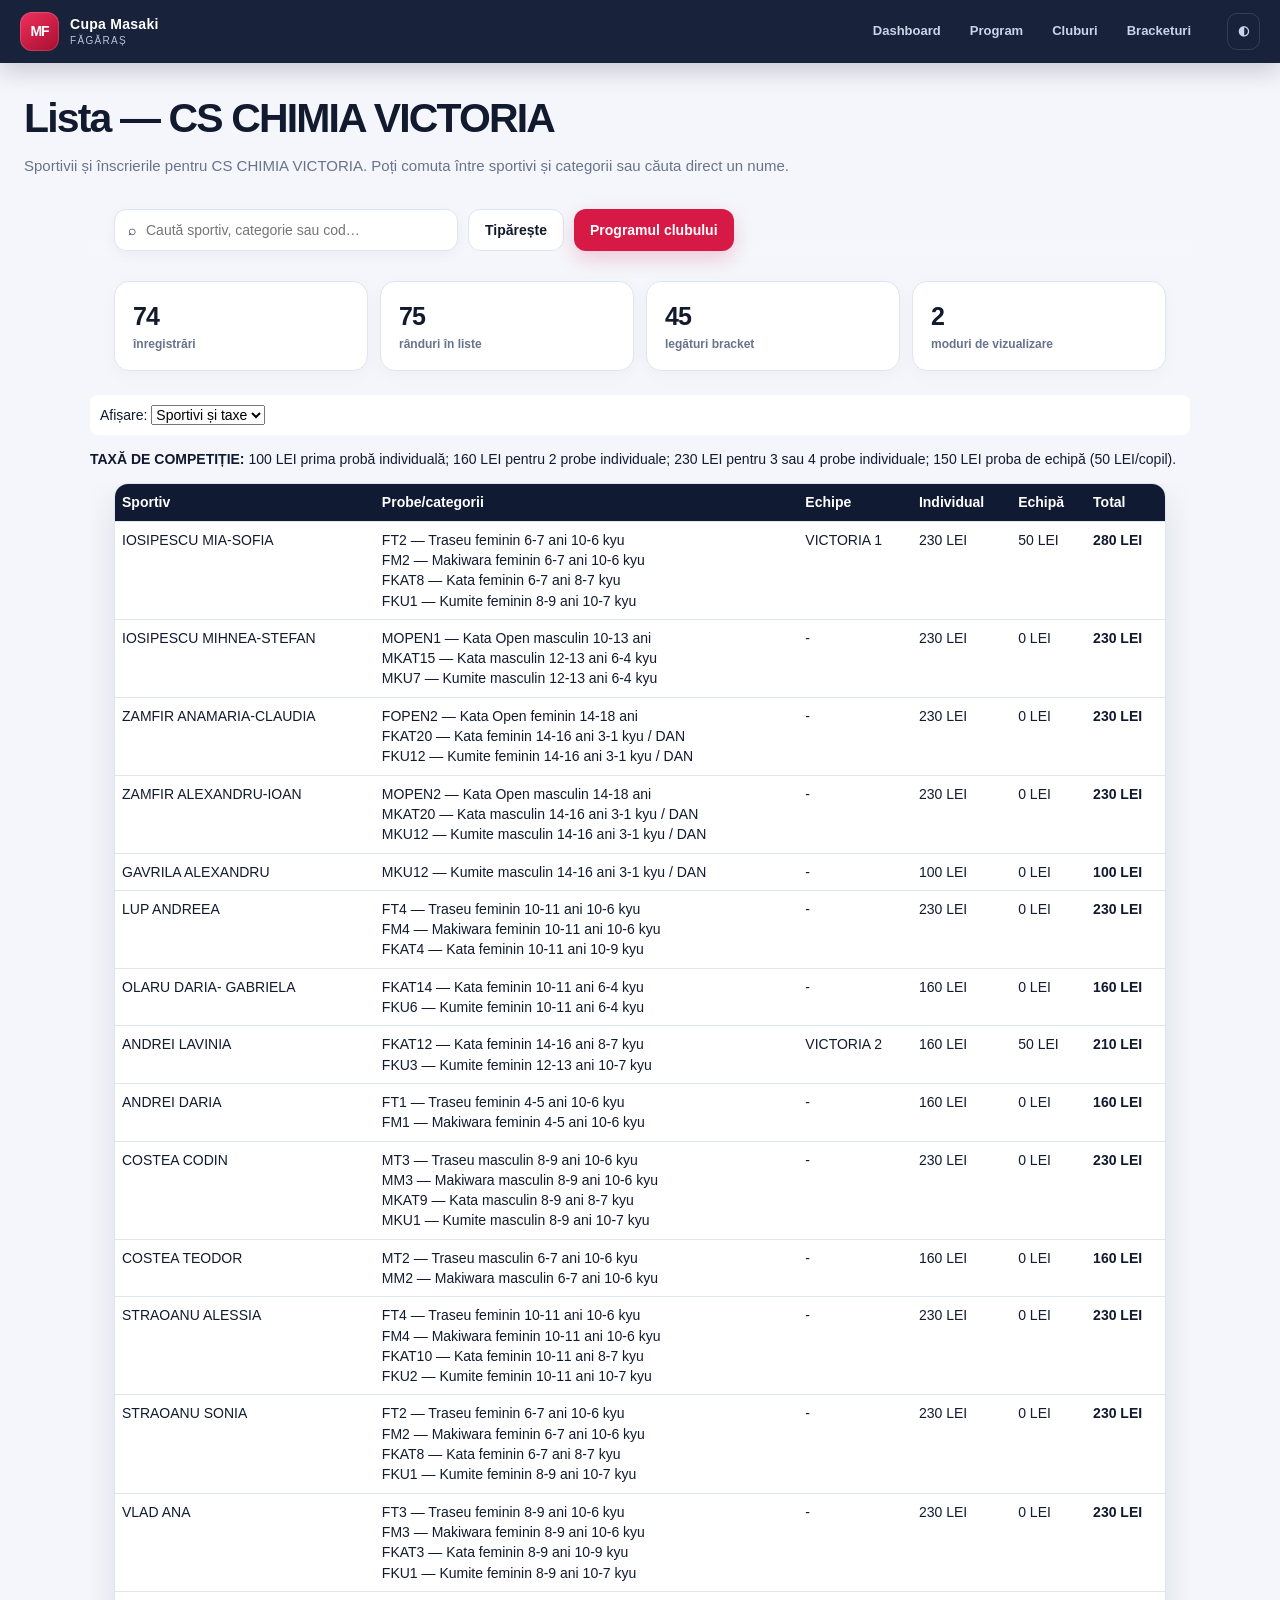
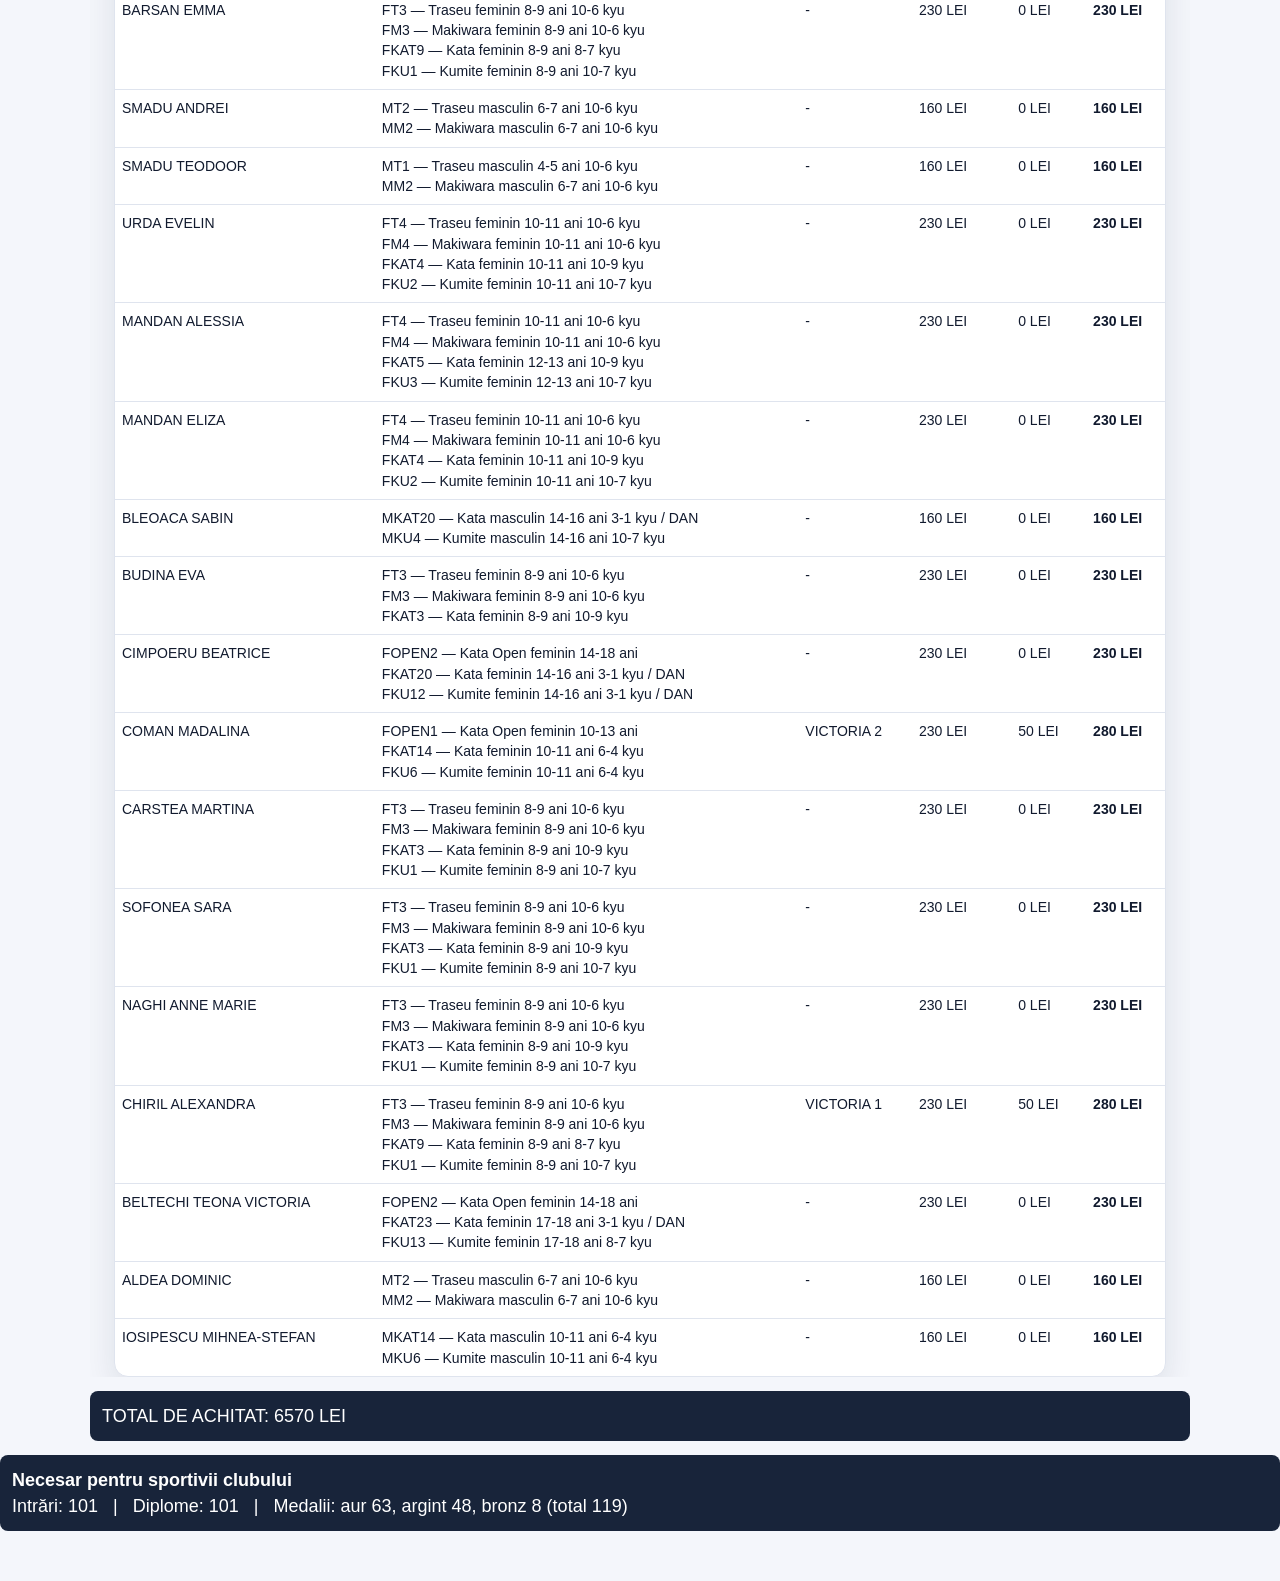
<file: cschimiavictoria/lista.html>
<!doctype html>
<html lang="ro"><head><meta charset="utf-8"><meta name="viewport" content="width=device-width,initial-scale=1"><meta name="theme-color" content="#101a33"><title>Lista — CS CHIMIA VICTORIA</title>
<style>
body{font:14px Arial;margin:24px;background:#eef2f7;color:#18243a}
h1{margin-bottom:6px}.columns{display:grid;grid-template-columns:repeat(3,minmax(0,1fr));gap:16px}
.column{background:white;border-radius:10px;overflow:hidden;box-shadow:0 2px 8px #18243a22}
h2{margin:0;padding:14px;background:#18243a;color:white;text-align:center}
table{width:100%;border-collapse:collapse}th,td{border-bottom:1px solid #d9e0e8;padding:8px 7px;vertical-align:top}
th{background:#d71945;color:white;text-align:left}.time,.code{font-weight:bold;white-space:nowrap}
.code{color:#d71945}.duration{white-space:nowrap;color:#526172}.rosu{background:#ffdede}
.albastru{background:#dfe8ff}.band{display:inline-block;width:7px;height:22px;
vertical-align:middle;margin-right:7px;border-radius:2px}.band.rosu{background:#e33434}
.band.albastru{background:#356bd8}.category-link{color:#d71945;font-weight:bold;text-decoration:none}
.category-block{background:white;margin:0 0 16px;border-radius:10px;overflow:hidden;
box-shadow:0 2px 8px #18243a22}.category-title{padding:12px 14px;background:#18243a;color:white}
.category-title a{color:white}.category-table{width:100%}
@media(max-width:900px){.columns{grid-template-columns:1fr}}
</style><link rel="stylesheet" href="../assets/theme.css">
<style>.hidden{display:none}.selector{padding:10px;background:white;border-radius:8px;margin-bottom:14px}.total{font-size:18px;background:#18243a;color:white;padding:12px;border-radius:8px;margin-top:14px}</style>
</head><body><h1>Lista — CS CHIMIA VICTORIA</h1>
<div class="selector"><label>Afișare: <select id="view" onchange="switchView()"><option value="athletes">Sportivi și taxe</option><option value="categories">Categorii</option></select></label></div>
<div id="athletes"><p><b>TAXĂ DE COMPETIȚIE:</b> 100 LEI prima probă individuală; 160 LEI pentru 2 probe individuale; 230 LEI pentru 3 sau 4 probe individuale; 150 LEI proba de echipă (50 LEI/copil).</p>
<table><tr><th>Sportiv</th><th>Probe/categorii</th><th>Echipe</th><th>Individual</th><th>Echipă</th><th>Total</th></tr>
<tr><td>IOSIPESCU MIA-SOFIA</td><td>FT2 — Traseu feminin 6-7 ani 10-6 kyu<br>FM2 — Makiwara feminin 6-7 ani 10-6 kyu<br>FKAT8 — Kata feminin 6-7 ani 8-7 kyu<br>FKU1 — Kumite feminin 8-9 ani 10-7 kyu</td><td>VICTORIA 1</td><td>230 LEI</td><td>50 LEI</td><td><b>280 LEI</b></td></tr>
<tr><td>IOSIPESCU MIHNEA-STEFAN</td><td>MOPEN1 — Kata Open masculin 10-13 ani  <br>MKAT15 — Kata masculin 12-13 ani 6-4 kyu<br>MKU7 — Kumite masculin 12-13 ani 6-4 kyu</td><td>-</td><td>230 LEI</td><td>0 LEI</td><td><b>230 LEI</b></td></tr>
<tr><td>ZAMFIR ANAMARIA-CLAUDIA</td><td>FOPEN2 — Kata Open feminin 14-18 ani  <br>FKAT20 — Kata feminin 14-16 ani 3-1 kyu / DAN<br>FKU12 — Kumite feminin 14-16 ani 3-1 kyu / DAN</td><td>-</td><td>230 LEI</td><td>0 LEI</td><td><b>230 LEI</b></td></tr>
<tr><td>ZAMFIR ALEXANDRU-IOAN</td><td>MOPEN2 — Kata Open masculin 14-18 ani  <br>MKAT20 — Kata masculin 14-16 ani 3-1 kyu / DAN<br>MKU12 — Kumite masculin 14-16 ani 3-1 kyu / DAN</td><td>-</td><td>230 LEI</td><td>0 LEI</td><td><b>230 LEI</b></td></tr>
<tr><td>GAVRILA ALEXANDRU</td><td>MKU12 — Kumite masculin 14-16 ani 3-1 kyu / DAN</td><td>-</td><td>100 LEI</td><td>0 LEI</td><td><b>100 LEI</b></td></tr>
<tr><td>LUP ANDREEA</td><td>FT4 — Traseu feminin 10-11 ani 10-6 kyu<br>FM4 — Makiwara feminin 10-11 ani 10-6 kyu<br>FKAT4 — Kata feminin 10-11 ani 10-9 kyu</td><td>-</td><td>230 LEI</td><td>0 LEI</td><td><b>230 LEI</b></td></tr>
<tr><td>OLARU DARIA- GABRIELA</td><td>FKAT14 — Kata feminin 10-11 ani 6-4 kyu<br>FKU6 — Kumite feminin 10-11 ani 6-4 kyu</td><td>-</td><td>160 LEI</td><td>0 LEI</td><td><b>160 LEI</b></td></tr>
<tr><td>ANDREI LAVINIA</td><td>FKAT12 — Kata feminin 14-16 ani 8-7 kyu<br>FKU3 — Kumite feminin 12-13 ani 10-7 kyu</td><td>VICTORIA 2</td><td>160 LEI</td><td>50 LEI</td><td><b>210 LEI</b></td></tr>
<tr><td>ANDREI DARIA</td><td>FT1 — Traseu feminin 4-5 ani 10-6 kyu<br>FM1 — Makiwara feminin 4-5 ani 10-6 kyu</td><td>-</td><td>160 LEI</td><td>0 LEI</td><td><b>160 LEI</b></td></tr>
<tr><td>COSTEA CODIN</td><td>MT3 — Traseu masculin 8-9 ani 10-6 kyu<br>MM3 — Makiwara masculin 8-9 ani 10-6 kyu<br>MKAT9 — Kata masculin 8-9 ani 8-7 kyu<br>MKU1 — Kumite masculin 8-9 ani 10-7 kyu</td><td>-</td><td>230 LEI</td><td>0 LEI</td><td><b>230 LEI</b></td></tr>
<tr><td>COSTEA TEODOR</td><td>MT2 — Traseu masculin 6-7 ani 10-6 kyu<br>MM2 — Makiwara masculin 6-7 ani 10-6 kyu</td><td>-</td><td>160 LEI</td><td>0 LEI</td><td><b>160 LEI</b></td></tr>
<tr><td>STRAOANU ALESSIA</td><td>FT4 — Traseu feminin 10-11 ani 10-6 kyu<br>FM4 — Makiwara feminin 10-11 ani 10-6 kyu<br>FKAT10 — Kata feminin 10-11 ani 8-7 kyu<br>FKU2 — Kumite feminin 10-11 ani 10-7 kyu</td><td>-</td><td>230 LEI</td><td>0 LEI</td><td><b>230 LEI</b></td></tr>
<tr><td>STRAOANU SONIA</td><td>FT2 — Traseu feminin 6-7 ani 10-6 kyu<br>FM2 — Makiwara feminin 6-7 ani 10-6 kyu<br>FKAT8 — Kata feminin 6-7 ani 8-7 kyu<br>FKU1 — Kumite feminin 8-9 ani 10-7 kyu</td><td>-</td><td>230 LEI</td><td>0 LEI</td><td><b>230 LEI</b></td></tr>
<tr><td>VLAD ANA</td><td>FT3 — Traseu feminin 8-9 ani 10-6 kyu<br>FM3 — Makiwara feminin 8-9 ani 10-6 kyu<br>FKAT3 — Kata feminin 8-9 ani 10-9 kyu<br>FKU1 — Kumite feminin 8-9 ani 10-7 kyu</td><td>-</td><td>230 LEI</td><td>0 LEI</td><td><b>230 LEI</b></td></tr>
<tr><td>BARSAN EMMA</td><td>FT3 — Traseu feminin 8-9 ani 10-6 kyu<br>FM3 — Makiwara feminin 8-9 ani 10-6 kyu<br>FKAT9 — Kata feminin 8-9 ani 8-7 kyu<br>FKU1 — Kumite feminin 8-9 ani 10-7 kyu</td><td>-</td><td>230 LEI</td><td>0 LEI</td><td><b>230 LEI</b></td></tr>
<tr><td>SMADU ANDREI</td><td>MT2 — Traseu masculin 6-7 ani 10-6 kyu<br>MM2 — Makiwara masculin 6-7 ani 10-6 kyu</td><td>-</td><td>160 LEI</td><td>0 LEI</td><td><b>160 LEI</b></td></tr>
<tr><td>SMADU TEODOOR</td><td>MT1 — Traseu masculin 4-5 ani 10-6 kyu<br>MM2 — Makiwara masculin 6-7 ani 10-6 kyu</td><td>-</td><td>160 LEI</td><td>0 LEI</td><td><b>160 LEI</b></td></tr>
<tr><td>URDA EVELIN</td><td>FT4 — Traseu feminin 10-11 ani 10-6 kyu<br>FM4 — Makiwara feminin 10-11 ani 10-6 kyu<br>FKAT4 — Kata feminin 10-11 ani 10-9 kyu<br>FKU2 — Kumite feminin 10-11 ani 10-7 kyu</td><td>-</td><td>230 LEI</td><td>0 LEI</td><td><b>230 LEI</b></td></tr>
<tr><td>MANDAN ALESSIA</td><td>FT4 — Traseu feminin 10-11 ani 10-6 kyu<br>FM4 — Makiwara feminin 10-11 ani 10-6 kyu<br>FKAT5 — Kata feminin 12-13 ani 10-9 kyu<br>FKU3 — Kumite feminin 12-13 ani 10-7 kyu</td><td>-</td><td>230 LEI</td><td>0 LEI</td><td><b>230 LEI</b></td></tr>
<tr><td>MANDAN ELIZA</td><td>FT4 — Traseu feminin 10-11 ani 10-6 kyu<br>FM4 — Makiwara feminin 10-11 ani 10-6 kyu<br>FKAT4 — Kata feminin 10-11 ani 10-9 kyu<br>FKU2 — Kumite feminin 10-11 ani 10-7 kyu</td><td>-</td><td>230 LEI</td><td>0 LEI</td><td><b>230 LEI</b></td></tr>
<tr><td>BLEOACA SABIN</td><td>MKAT20 — Kata masculin 14-16 ani 3-1 kyu / DAN<br>MKU4 — Kumite masculin 14-16 ani 10-7 kyu</td><td>-</td><td>160 LEI</td><td>0 LEI</td><td><b>160 LEI</b></td></tr>
<tr><td>BUDINA EVA</td><td>FT3 — Traseu feminin 8-9 ani 10-6 kyu<br>FM3 — Makiwara feminin 8-9 ani 10-6 kyu<br>FKAT3 — Kata feminin 8-9 ani 10-9 kyu</td><td>-</td><td>230 LEI</td><td>0 LEI</td><td><b>230 LEI</b></td></tr>
<tr><td>CIMPOERU BEATRICE</td><td>FOPEN2 — Kata Open feminin 14-18 ani  <br>FKAT20 — Kata feminin 14-16 ani 3-1 kyu / DAN<br>FKU12 — Kumite feminin 14-16 ani 3-1 kyu / DAN</td><td>-</td><td>230 LEI</td><td>0 LEI</td><td><b>230 LEI</b></td></tr>
<tr><td>COMAN MADALINA</td><td>FOPEN1 — Kata Open feminin 10-13 ani  <br>FKAT14 — Kata feminin 10-11 ani 6-4 kyu<br>FKU6 — Kumite feminin 10-11 ani 6-4 kyu</td><td>VICTORIA 2</td><td>230 LEI</td><td>50 LEI</td><td><b>280 LEI</b></td></tr>
<tr><td>CARSTEA MARTINA</td><td>FT3 — Traseu feminin 8-9 ani 10-6 kyu<br>FM3 — Makiwara feminin 8-9 ani 10-6 kyu<br>FKAT3 — Kata feminin 8-9 ani 10-9 kyu<br>FKU1 — Kumite feminin 8-9 ani 10-7 kyu</td><td>-</td><td>230 LEI</td><td>0 LEI</td><td><b>230 LEI</b></td></tr>
<tr><td>SOFONEA SARA</td><td>FT3 — Traseu feminin 8-9 ani 10-6 kyu<br>FM3 — Makiwara feminin 8-9 ani 10-6 kyu<br>FKAT3 — Kata feminin 8-9 ani 10-9 kyu<br>FKU1 — Kumite feminin 8-9 ani 10-7 kyu</td><td>-</td><td>230 LEI</td><td>0 LEI</td><td><b>230 LEI</b></td></tr>
<tr><td>NAGHI ANNE MARIE</td><td>FT3 — Traseu feminin 8-9 ani 10-6 kyu<br>FM3 — Makiwara feminin 8-9 ani 10-6 kyu<br>FKAT3 — Kata feminin 8-9 ani 10-9 kyu<br>FKU1 — Kumite feminin 8-9 ani 10-7 kyu</td><td>-</td><td>230 LEI</td><td>0 LEI</td><td><b>230 LEI</b></td></tr>
<tr><td>CHIRIL ALEXANDRA</td><td>FT3 — Traseu feminin 8-9 ani 10-6 kyu<br>FM3 — Makiwara feminin 8-9 ani 10-6 kyu<br>FKAT9 — Kata feminin 8-9 ani 8-7 kyu<br>FKU1 — Kumite feminin 8-9 ani 10-7 kyu</td><td>VICTORIA 1</td><td>230 LEI</td><td>50 LEI</td><td><b>280 LEI</b></td></tr>
<tr><td>BELTECHI TEONA VICTORIA</td><td>FOPEN2 — Kata Open feminin 14-18 ani  <br>FKAT23 — Kata feminin 17-18 ani 3-1 kyu / DAN<br>FKU13 — Kumite feminin 17-18 ani 8-7 kyu</td><td>-</td><td>230 LEI</td><td>0 LEI</td><td><b>230 LEI</b></td></tr>
<tr><td>ALDEA DOMINIC</td><td>MT2 — Traseu masculin 6-7 ani 10-6 kyu<br>MM2 — Makiwara masculin 6-7 ani 10-6 kyu</td><td>-</td><td>160 LEI</td><td>0 LEI</td><td><b>160 LEI</b></td></tr>
<tr><td>IOSIPESCU MIHNEA-STEFAN</td><td>MKAT14 — Kata masculin 10-11 ani 6-4 kyu<br>MKU6 — Kumite masculin 10-11 ani 6-4 kyu</td><td>-</td><td>160 LEI</td><td>0 LEI</td><td><b>160 LEI</b></td></tr>
</table>
<div class="total">TOTAL DE ACHITAT: 6570 LEI</div></div>
<div id="categories" class="hidden"><table><tr><th>Categorie</th><th>Sportivi</th><th>Nr.</th></tr>
<tr><td class="code"><a href="../bracketuri.pdf?pagina=1#page=1">FOPEN2</a> — Kata Open feminin 14-18 ani  </td><td>ZAMFIR ANAMARIA-CLAUDIA, CIMPOERU BEATRICE, BELTECHI TEONA VICTORIA</td><td>3</td></tr>
<tr><td class="code"><a href="../bracketuri.pdf?pagina=2#page=2">MOPEN2</a> — Kata Open masculin 14-18 ani  </td><td>ZAMFIR ALEXANDRU-IOAN</td><td>1</td></tr>
<tr><td class="code"><a href="../bracketuri.pdf?pagina=3#page=3">FOPEN1</a> — Kata Open feminin 10-13 ani  </td><td>COMAN MADALINA</td><td>1</td></tr>
<tr><td class="code"><a href="../bracketuri.pdf?pagina=4#page=4">MOPEN1</a> — Kata Open masculin 10-13 ani  </td><td>IOSIPESCU MIHNEA-STEFAN</td><td>1</td></tr>
<tr><td class="code"><a href="../bracketuri.pdf?pagina=5#page=5">MT1</a> — Traseu masculin 4-5 ani 10-6 kyu</td><td>SMADU TEODOOR</td><td>1</td></tr>
<tr><td class="code"><a href="../bracketuri.pdf?pagina=6#page=6">FT1</a> — Traseu feminin 4-5 ani 10-6 kyu</td><td>ANDREI DARIA</td><td>1</td></tr>
<tr><td class="code"><a href="../bracketuri.pdf?pagina=7#page=7">MT2</a> — Traseu masculin 6-7 ani 10-6 kyu</td><td>COSTEA TEODOR, SMADU ANDREI, ALDEA DOMINIC</td><td>3</td></tr>
<tr><td class="code"><a href="../bracketuri.pdf?pagina=11#page=11">FT2</a> — Traseu feminin 6-7 ani 10-6 kyu</td><td>IOSIPESCU MIA-SOFIA, STRAOANU SONIA</td><td>2</td></tr>
<tr><td class="code"><a href="../bracketuri.pdf?pagina=12#page=12">MT3</a> — Traseu masculin 8-9 ani 10-6 kyu</td><td>COSTEA CODIN</td><td>1</td></tr>
<tr><td class="code"><a href="../bracketuri.pdf?pagina=14#page=14">FT3</a> — Traseu feminin 8-9 ani 10-6 kyu</td><td>VLAD ANA, BARSAN EMMA, BUDINA EVA, CARSTEA MARTINA, SOFONEA SARA, NAGHI ANNE MARIE, CHIRIL ALEXANDRA</td><td>7</td></tr>
<tr><td class="code"><a href="../bracketuri.pdf?pagina=18#page=18">FT4</a> — Traseu feminin 10-11 ani 10-6 kyu</td><td>LUP ANDREEA, STRAOANU ALESSIA, URDA EVELIN, MANDAN ELIZA, MANDAN ALESSIA</td><td>5</td></tr>
<tr><td class="code"><a href="../bracketuri.pdf?pagina=20#page=20">FM1</a> — Makiwara feminin 4-5 ani 10-6 kyu</td><td>ANDREI DARIA</td><td>1</td></tr>
<tr><td class="code"><a href="../bracketuri.pdf?pagina=21#page=21">MM2</a> — Makiwara masculin 6-7 ani 10-6 kyu</td><td>COSTEA TEODOR, SMADU ANDREI, ALDEA DOMINIC, SMADU TEODOOR</td><td>4</td></tr>
<tr><td class="code"><a href="../bracketuri.pdf?pagina=25#page=25">FM2</a> — Makiwara feminin 6-7 ani 10-6 kyu</td><td>IOSIPESCU MIA-SOFIA, STRAOANU SONIA</td><td>2</td></tr>
<tr><td class="code"><a href="../bracketuri.pdf?pagina=26#page=26">MM3</a> — Makiwara masculin 8-9 ani 10-6 kyu</td><td>COSTEA CODIN</td><td>1</td></tr>
<tr><td class="code"><a href="../bracketuri.pdf?pagina=29#page=29">FM3</a> — Makiwara feminin 8-9 ani 10-6 kyu</td><td>VLAD ANA, BARSAN EMMA, BUDINA EVA, CARSTEA MARTINA, SOFONEA SARA, NAGHI ANNE MARIE, CHIRIL ALEXANDRA</td><td>7</td></tr>
<tr><td class="code"><a href="../bracketuri.pdf?pagina=33#page=33">FM4</a> — Makiwara feminin 10-11 ani 10-6 kyu</td><td>LUP ANDREEA, STRAOANU ALESSIA, URDA EVELIN, MANDAN ELIZA, MANDAN ALESSIA</td><td>5</td></tr>
<tr><td class="code"><a href="../bracketuri.pdf?pagina=40#page=40">FKAT3</a> — Kata feminin 8-9 ani 10-9 kyu</td><td>VLAD ANA, BUDINA EVA, CARSTEA MARTINA, SOFONEA SARA, NAGHI ANNE MARIE</td><td>5</td></tr>
<tr><td class="code"><a href="../bracketuri.pdf?pagina=43#page=43">FKAT4</a> — Kata feminin 10-11 ani 10-9 kyu</td><td>LUP ANDREEA, URDA EVELIN, MANDAN ELIZA</td><td>3</td></tr>
<tr><td class="code"><a href="../bracketuri.pdf?pagina=45#page=45">FKAT5</a> — Kata feminin 12-13 ani 10-9 kyu</td><td>MANDAN ALESSIA</td><td>1</td></tr>
<tr><td class="code"><a href="../bracketuri.pdf?pagina=46#page=46">FKAT8</a> — Kata feminin 6-7 ani 8-7 kyu</td><td>IOSIPESCU MIA-SOFIA, STRAOANU SONIA</td><td>2</td></tr>
<tr><td class="code"><a href="../bracketuri.pdf?pagina=47#page=47">MKAT9</a> — Kata masculin 8-9 ani 8-7 kyu</td><td>COSTEA CODIN</td><td>1</td></tr>
<tr><td class="code"><a href="../bracketuri.pdf?pagina=49#page=49">FKAT9</a> — Kata feminin 8-9 ani 8-7 kyu</td><td>BARSAN EMMA, CHIRIL ALEXANDRA</td><td>2</td></tr>
<tr><td class="code"><a href="../bracketuri.pdf?pagina=50#page=50">FKAT10</a> — Kata feminin 10-11 ani 8-7 kyu</td><td>STRAOANU ALESSIA</td><td>1</td></tr>
<tr><td class="code"><a href="../bracketuri.pdf?pagina=51#page=51">FKAT12</a> — Kata feminin 14-16 ani 8-7 kyu</td><td>ANDREI LAVINIA</td><td>1</td></tr>
<tr><td class="code"><a href="../bracketuri.pdf?pagina=54#page=54">MKAT14</a> — Kata masculin 10-11 ani 6-4 kyu</td><td>IOSIPESCU MIHNEA-STEFAN</td><td>1</td></tr>
<tr><td class="code"><a href="../bracketuri.pdf?pagina=55#page=55">FKAT14</a> — Kata feminin 10-11 ani 6-4 kyu</td><td>OLARU DARIA- GABRIELA, COMAN MADALINA</td><td>2</td></tr>
<tr><td class="code"><a href="../bracketuri.pdf?pagina=56#page=56">MKAT15</a> — Kata masculin 12-13 ani 6-4 kyu</td><td>IOSIPESCU MIHNEA-STEFAN</td><td>1</td></tr>
<tr><td class="code"><a href="../bracketuri.pdf?pagina=58#page=58">MKAT20</a> — Kata masculin 14-16 ani 3-1 kyu / DAN</td><td>BLEOACA SABIN, ZAMFIR ALEXANDRU-IOAN</td><td>2</td></tr>
<tr><td class="code"><a href="../bracketuri.pdf?pagina=59#page=59">FKAT20</a> — Kata feminin 14-16 ani 3-1 kyu / DAN</td><td>ZAMFIR ANAMARIA-CLAUDIA, CIMPOERU BEATRICE</td><td>2</td></tr>
<tr><td class="code"><a href="../bracketuri.pdf?pagina=60#page=60">FKAT23</a> — Kata feminin 17-18 ani 3-1 kyu / DAN</td><td>BELTECHI TEONA VICTORIA</td><td>1</td></tr>
<tr><td class="code"><a href="../bracketuri.pdf?pagina=61#page=61">MKU1</a> — Kumite masculin 8-9 ani 10-7 kyu</td><td>COSTEA CODIN</td><td>1</td></tr>
<tr><td class="code"><a href="../bracketuri.pdf?pagina=62#page=62">FKU1</a> — Kumite feminin 8-9 ani 10-7 kyu</td><td>IOSIPESCU MIA-SOFIA, STRAOANU SONIA, VLAD ANA, BARSAN EMMA, CARSTEA MARTINA, SOFONEA SARA, NAGHI ANNE MARIE, CHIRIL ALEXANDRA</td><td>8</td></tr>
<tr><td class="code"><a href="../bracketuri.pdf?pagina=66#page=66">FKU2</a> — Kumite feminin 10-11 ani 10-7 kyu</td><td>STRAOANU ALESSIA, URDA EVELIN, MANDAN ELIZA</td><td>3</td></tr>
<tr><td class="code"><a href="../bracketuri.pdf?pagina=67#page=67">FKU3</a> — Kumite feminin 12-13 ani 10-7 kyu</td><td>ANDREI LAVINIA, MANDAN ALESSIA</td><td>2</td></tr>
<tr><td class="code"><a href="../bracketuri.pdf?pagina=68#page=68">MKU4</a> — Kumite masculin 14-16 ani 10-7 kyu</td><td>BLEOACA SABIN</td><td>1</td></tr>
<tr><td class="code"><a href="../bracketuri.pdf?pagina=70#page=70">MKU6</a> — Kumite masculin 10-11 ani 6-4 kyu</td><td>IOSIPESCU MIHNEA-STEFAN</td><td>1</td></tr>
<tr><td class="code"><a href="../bracketuri.pdf?pagina=71#page=71">FKU6</a> — Kumite feminin 10-11 ani 6-4 kyu</td><td>OLARU DARIA- GABRIELA, COMAN MADALINA</td><td>2</td></tr>
<tr><td class="code"><a href="../bracketuri.pdf?pagina=72#page=72">MKU7</a> — Kumite masculin 12-13 ani 6-4 kyu</td><td>IOSIPESCU MIHNEA-STEFAN</td><td>1</td></tr>
<tr><td class="code"><a href="../bracketuri.pdf?pagina=74#page=74">MKU12</a> — Kumite masculin 14-16 ani 3-1 kyu / DAN</td><td>GAVRILA ALEXANDRU, ZAMFIR ALEXANDRU-IOAN</td><td>2</td></tr>
<tr><td class="code"><a href="../bracketuri.pdf?pagina=75#page=75">FKU12</a> — Kumite feminin 14-16 ani 3-1 kyu / DAN</td><td>ZAMFIR ANAMARIA-CLAUDIA, CIMPOERU BEATRICE</td><td>2</td></tr>
<tr><td class="code"><a href="../bracketuri.pdf?pagina=76#page=76">FKU13</a> — Kumite feminin 17-18 ani 8-7 kyu</td><td>BELTECHI TEONA VICTORIA</td><td>1</td></tr>
<tr><td class="code"><a href="../bracketuri.pdf?pagina=78#page=78">FKATTEAM2</a> — Kata echipe feminin 8-9 ani  </td><td>VICTORIA 1 (IOSIPESCU MIA SOFIA, NAGHY ANNE MARIE, CHIRIL ALEXANDRA)</td><td>1</td></tr>
<tr><td class="code"><a href="../bracketuri.pdf?pagina=81#page=81">FKATTEAM4</a> — Kata echipe feminin 12-13 ani  </td><td>VICTORIA 2 (OLARU GABRIELA, COMAN MADALINA, ANDREI LAVINIA)</td><td>1</td></tr>
</table></div>
<section class="total"><b>Necesar pentru sportivii clubului</b><br>Intrări: 101 &nbsp; | &nbsp; Diplome: 101 &nbsp; | &nbsp; Medalii: aur 63, argint 48, bronz 8 (total 119)</section>
<script>function switchView(){const v=document.getElementById('view').value;document.getElementById('athletes').classList.toggle('hidden',v!=='athletes');document.getElementById('categories').classList.toggle('hidden',v!=='categories');}</script>
<script src="../assets/app.js"></script>
</body></html>
</file>
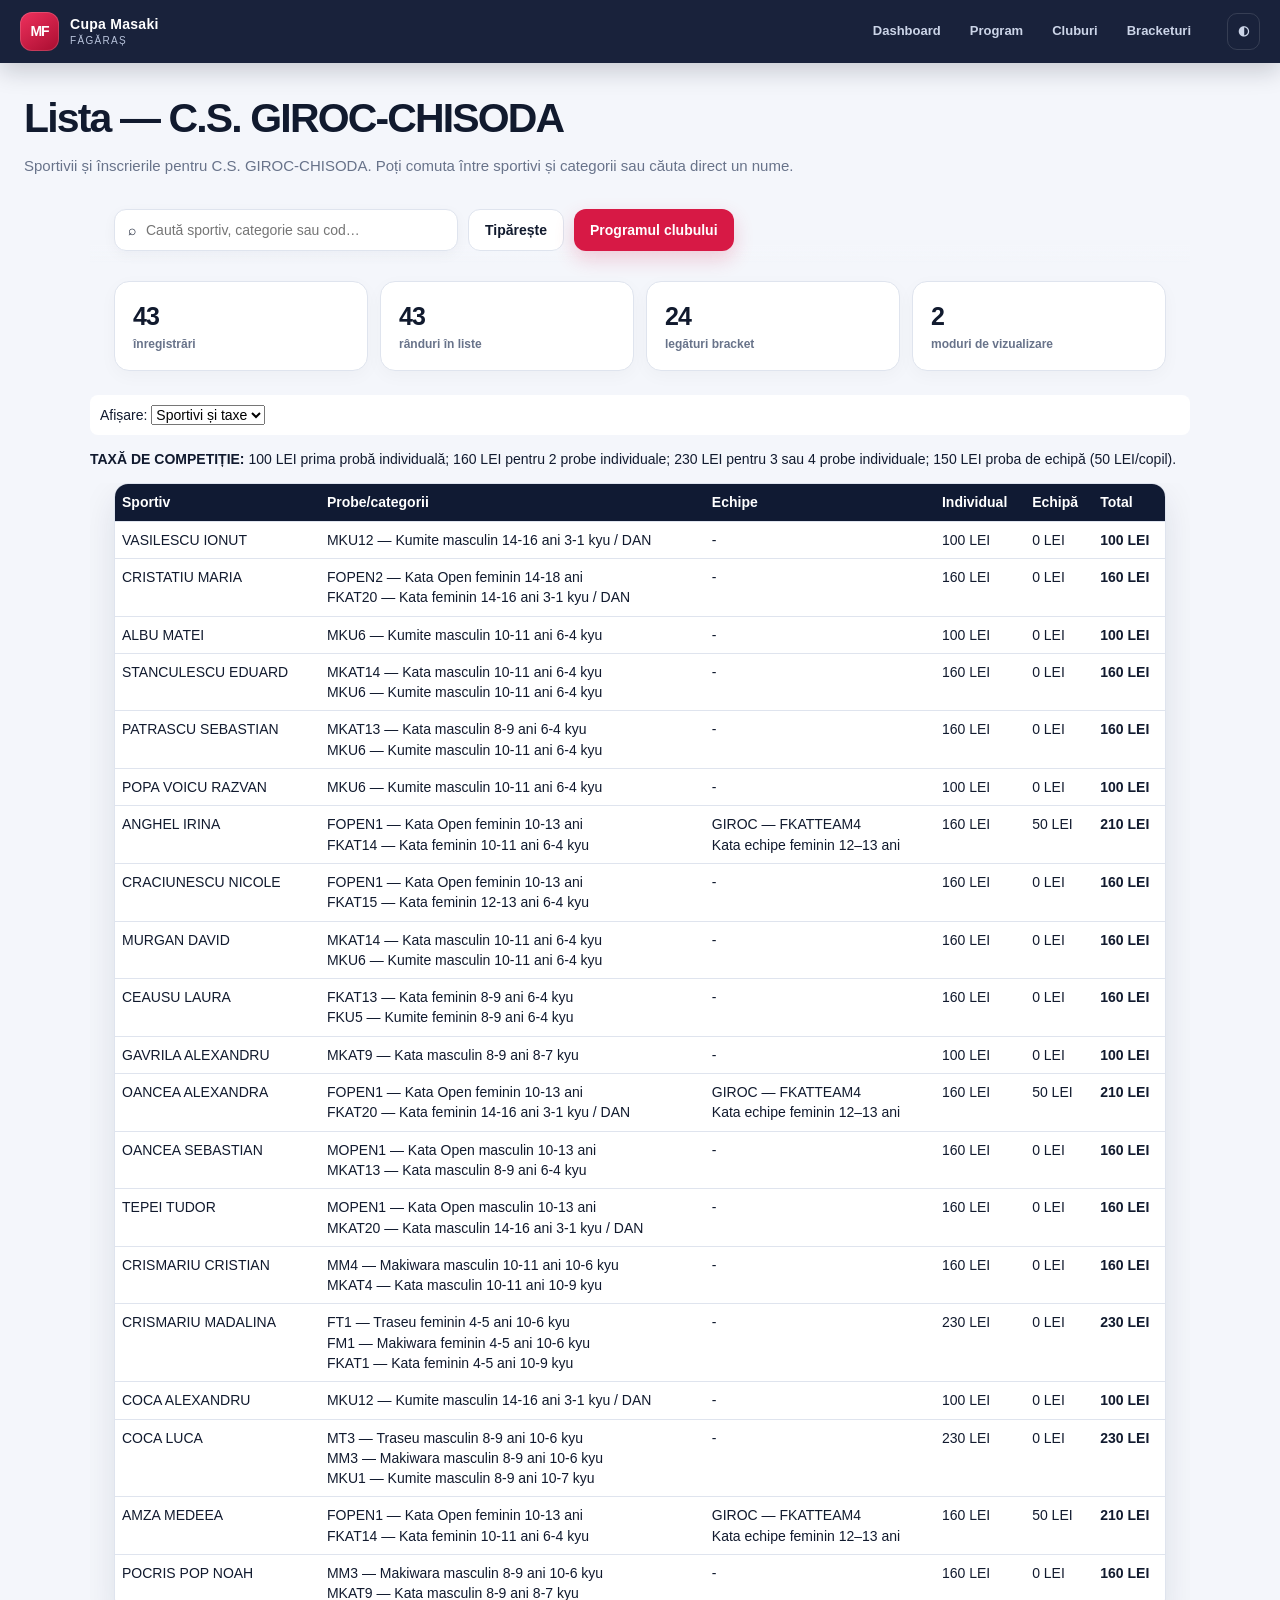
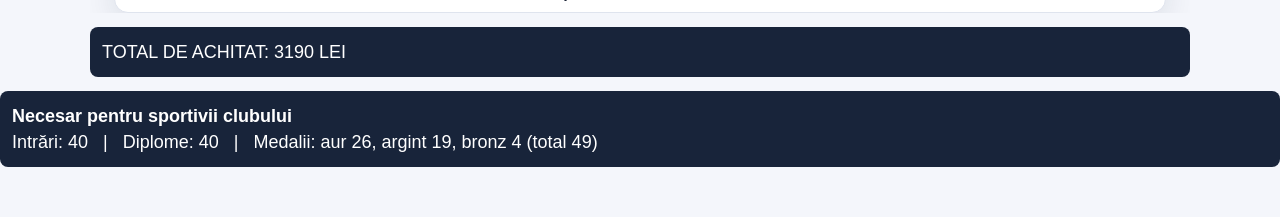
<file: csgirocchisoda/lista.html>
<!doctype html>
<html lang="ro"><head><meta charset="utf-8"><meta name="viewport" content="width=device-width,initial-scale=1"><meta name="theme-color" content="#101a33"><title>Lista — C.S. GIROC-CHISODA</title>
<style>
body{font:14px Arial;margin:24px;background:#eef2f7;color:#18243a}
h1{margin-bottom:6px}.columns{display:grid;grid-template-columns:repeat(3,minmax(0,1fr));gap:16px}
.column{background:white;border-radius:10px;overflow:hidden;box-shadow:0 2px 8px #18243a22}
h2{margin:0;padding:14px;background:#18243a;color:white;text-align:center}
table{width:100%;border-collapse:collapse}th,td{border-bottom:1px solid #d9e0e8;padding:8px 7px;vertical-align:top}
th{background:#d71945;color:white;text-align:left}.time,.code{font-weight:bold;white-space:nowrap}
.code{color:#d71945}.duration{white-space:nowrap;color:#526172}.rosu{background:#ffdede}
.albastru{background:#dfe8ff}.band{display:inline-block;width:7px;height:22px;
vertical-align:middle;margin-right:7px;border-radius:2px}.band.rosu{background:#e33434}
.band.albastru{background:#356bd8}.category-link{color:#d71945;font-weight:bold;text-decoration:none}
.category-block{background:white;margin:0 0 16px;border-radius:10px;overflow:hidden;
box-shadow:0 2px 8px #18243a22}.category-title{padding:12px 14px;background:#18243a;color:white}
.category-title a{color:white}.category-table{width:100%}
@media(max-width:900px){.columns{grid-template-columns:1fr}}
</style><link rel="stylesheet" href="../assets/theme.css">
<style>.hidden{display:none}.selector{padding:10px;background:white;border-radius:8px;margin-bottom:14px}.total{font-size:18px;background:#18243a;color:white;padding:12px;border-radius:8px;margin-top:14px}</style>
</head><body><h1>Lista — C.S. GIROC-CHISODA</h1>
<div class="selector"><label>Afișare: <select id="view" onchange="switchView()"><option value="athletes">Sportivi și taxe</option><option value="categories">Categorii</option></select></label></div>
<div id="athletes"><p><b>TAXĂ DE COMPETIȚIE:</b> 100 LEI prima probă individuală; 160 LEI pentru 2 probe individuale; 230 LEI pentru 3 sau 4 probe individuale; 150 LEI proba de echipă (50 LEI/copil).</p>
<table><tr><th>Sportiv</th><th>Probe/categorii</th><th>Echipe</th><th>Individual</th><th>Echipă</th><th>Total</th></tr>
<tr><td>VASILESCU IONUT</td><td>MKU12 — Kumite masculin 14-16 ani 3-1 kyu / DAN</td><td>-</td><td>100 LEI</td><td>0 LEI</td><td><b>100 LEI</b></td></tr>
<tr><td>CRISTATIU MARIA</td><td>FOPEN2 — Kata Open feminin 14-18 ani  <br>FKAT20 — Kata feminin 14-16 ani 3-1 kyu / DAN</td><td>-</td><td>160 LEI</td><td>0 LEI</td><td><b>160 LEI</b></td></tr>
<tr><td>ALBU MATEI</td><td>MKU6 — Kumite masculin 10-11 ani 6-4 kyu</td><td>-</td><td>100 LEI</td><td>0 LEI</td><td><b>100 LEI</b></td></tr>
<tr><td>STANCULESCU EDUARD</td><td>MKAT14 — Kata masculin 10-11 ani 6-4 kyu<br>MKU6 — Kumite masculin 10-11 ani 6-4 kyu</td><td>-</td><td>160 LEI</td><td>0 LEI</td><td><b>160 LEI</b></td></tr>
<tr><td>PATRASCU SEBASTIAN</td><td>MKAT13 — Kata masculin 8-9 ani 6-4 kyu<br>MKU6 — Kumite masculin 10-11 ani 6-4 kyu</td><td>-</td><td>160 LEI</td><td>0 LEI</td><td><b>160 LEI</b></td></tr>
<tr><td>POPA VOICU RAZVAN</td><td>MKU6 — Kumite masculin 10-11 ani 6-4 kyu</td><td>-</td><td>100 LEI</td><td>0 LEI</td><td><b>100 LEI</b></td></tr>
<tr><td>ANGHEL IRINA</td><td>FOPEN1 — Kata Open feminin 10-13 ani  <br>FKAT14 — Kata feminin 10-11 ani 6-4 kyu</td><td>GIROC — FKATTEAM4<br>Kata echipe feminin 12–13 ani</td><td>160 LEI</td><td>50 LEI</td><td><b>210 LEI</b></td></tr>
<tr><td>CRACIUNESCU NICOLE</td><td>FOPEN1 — Kata Open feminin 10-13 ani  <br>FKAT15 — Kata feminin 12-13 ani 6-4 kyu</td><td>-</td><td>160 LEI</td><td>0 LEI</td><td><b>160 LEI</b></td></tr>
<tr><td>MURGAN DAVID</td><td>MKAT14 — Kata masculin 10-11 ani 6-4 kyu<br>MKU6 — Kumite masculin 10-11 ani 6-4 kyu</td><td>-</td><td>160 LEI</td><td>0 LEI</td><td><b>160 LEI</b></td></tr>
<tr><td>CEAUSU LAURA</td><td>FKAT13 — Kata feminin 8-9 ani 6-4 kyu<br>FKU5 — Kumite feminin 8-9 ani 6-4 kyu</td><td>-</td><td>160 LEI</td><td>0 LEI</td><td><b>160 LEI</b></td></tr>
<tr><td>GAVRILA ALEXANDRU</td><td>MKAT9 — Kata masculin 8-9 ani 8-7 kyu</td><td>-</td><td>100 LEI</td><td>0 LEI</td><td><b>100 LEI</b></td></tr>
<tr><td>OANCEA ALEXANDRA</td><td>FOPEN1 — Kata Open feminin 10-13 ani  <br>FKAT20 — Kata feminin 14-16 ani 3-1 kyu / DAN</td><td>GIROC — FKATTEAM4<br>Kata echipe feminin 12–13 ani</td><td>160 LEI</td><td>50 LEI</td><td><b>210 LEI</b></td></tr>
<tr><td>OANCEA SEBASTIAN</td><td>MOPEN1 — Kata Open masculin 10-13 ani  <br>MKAT13 — Kata masculin 8-9 ani 6-4 kyu</td><td>-</td><td>160 LEI</td><td>0 LEI</td><td><b>160 LEI</b></td></tr>
<tr><td>TEPEI TUDOR</td><td>MOPEN1 — Kata Open masculin 10-13 ani  <br>MKAT20 — Kata masculin 14-16 ani 3-1 kyu / DAN</td><td>-</td><td>160 LEI</td><td>0 LEI</td><td><b>160 LEI</b></td></tr>
<tr><td>CRISMARIU CRISTIAN</td><td>MM4 — Makiwara masculin 10-11 ani 10-6 kyu<br>MKAT4 — Kata masculin 10-11 ani 10-9 kyu</td><td>-</td><td>160 LEI</td><td>0 LEI</td><td><b>160 LEI</b></td></tr>
<tr><td>CRISMARIU MADALINA</td><td>FT1 — Traseu feminin 4-5 ani 10-6 kyu<br>FM1 — Makiwara feminin 4-5 ani 10-6 kyu<br>FKAT1 — Kata feminin 4-5 ani 10-9 kyu</td><td>-</td><td>230 LEI</td><td>0 LEI</td><td><b>230 LEI</b></td></tr>
<tr><td>COCA ALEXANDRU</td><td>MKU12 — Kumite masculin 14-16 ani 3-1 kyu / DAN</td><td>-</td><td>100 LEI</td><td>0 LEI</td><td><b>100 LEI</b></td></tr>
<tr><td>COCA LUCA</td><td>MT3 — Traseu masculin 8-9 ani 10-6 kyu<br>MM3 — Makiwara masculin 8-9 ani 10-6 kyu<br>MKU1 — Kumite masculin 8-9 ani 10-7 kyu</td><td>-</td><td>230 LEI</td><td>0 LEI</td><td><b>230 LEI</b></td></tr>
<tr><td>AMZA MEDEEA</td><td>FOPEN1 — Kata Open feminin 10-13 ani  <br>FKAT14 — Kata feminin 10-11 ani 6-4 kyu</td><td>GIROC — FKATTEAM4<br>Kata echipe feminin 12–13 ani</td><td>160 LEI</td><td>50 LEI</td><td><b>210 LEI</b></td></tr>
<tr><td>POCRIS POP NOAH</td><td>MM3 — Makiwara masculin 8-9 ani 10-6 kyu<br>MKAT9 — Kata masculin 8-9 ani 8-7 kyu</td><td>-</td><td>160 LEI</td><td>0 LEI</td><td><b>160 LEI</b></td></tr>
</table>
<div class="total">TOTAL DE ACHITAT: 3190 LEI</div></div>
<div id="categories" class="hidden"><table><tr><th>Categorie</th><th>Sportivi</th><th>Nr.</th></tr>
<tr><td class="code"><a href="../bracketuri.pdf?pagina=1#page=1">FOPEN2</a> — Kata Open feminin 14-18 ani  </td><td>CRISTATIU MARIA</td><td>1</td></tr>
<tr><td class="code"><a href="../bracketuri.pdf?pagina=3#page=3">FOPEN1</a> — Kata Open feminin 10-13 ani  </td><td>ANGHEL IRINA, CRACIUNESCU NICOLE, OANCEA ALEXANDRA, AMZA MEDEEA</td><td>4</td></tr>
<tr><td class="code"><a href="../bracketuri.pdf?pagina=4#page=4">MOPEN1</a> — Kata Open masculin 10-13 ani  </td><td>OANCEA SEBASTIAN, TEPEI TUDOR</td><td>2</td></tr>
<tr><td class="code"><a href="../bracketuri.pdf?pagina=6#page=6">FT1</a> — Traseu feminin 4-5 ani 10-6 kyu</td><td>CRISMARIU MADALINA</td><td>1</td></tr>
<tr><td class="code"><a href="../bracketuri.pdf?pagina=12#page=12">MT3</a> — Traseu masculin 8-9 ani 10-6 kyu</td><td>COCA LUCA</td><td>1</td></tr>
<tr><td class="code"><a href="../bracketuri.pdf?pagina=20#page=20">FM1</a> — Makiwara feminin 4-5 ani 10-6 kyu</td><td>CRISMARIU MADALINA</td><td>1</td></tr>
<tr><td class="code"><a href="../bracketuri.pdf?pagina=26#page=26">MM3</a> — Makiwara masculin 8-9 ani 10-6 kyu</td><td>COCA LUCA, POCRIS POP NOAH</td><td>2</td></tr>
<tr><td class="code"><a href="../bracketuri.pdf?pagina=32#page=32">MM4</a> — Makiwara masculin 10-11 ani 10-6 kyu</td><td>CRISMARIU CRISTIAN</td><td>1</td></tr>
<tr><td class="code"><a href="../bracketuri.pdf?pagina=35#page=35">FKAT1</a> — Kata feminin 4-5 ani 10-9 kyu</td><td>CRISMARIU MADALINA</td><td>1</td></tr>
<tr><td class="code"><a href="../bracketuri.pdf?pagina=42#page=42">MKAT4</a> — Kata masculin 10-11 ani 10-9 kyu</td><td>CRISMARIU CRISTIAN</td><td>1</td></tr>
<tr><td class="code"><a href="../bracketuri.pdf?pagina=47#page=47">MKAT9</a> — Kata masculin 8-9 ani 8-7 kyu</td><td>GAVRILA ALEXANDRU, POCRIS POP NOAH</td><td>2</td></tr>
<tr><td class="code"><a href="../bracketuri.pdf?pagina=52#page=52">MKAT13</a> — Kata masculin 8-9 ani 6-4 kyu</td><td>PATRASCU SEBASTIAN, OANCEA SEBASTIAN</td><td>2</td></tr>
<tr><td class="code"><a href="../bracketuri.pdf?pagina=53#page=53">FKAT13</a> — Kata feminin 8-9 ani 6-4 kyu</td><td>CEAUSU LAURA</td><td>1</td></tr>
<tr><td class="code"><a href="../bracketuri.pdf?pagina=54#page=54">MKAT14</a> — Kata masculin 10-11 ani 6-4 kyu</td><td>STANCULESCU EDUARD, MURGAN DAVID</td><td>2</td></tr>
<tr><td class="code"><a href="../bracketuri.pdf?pagina=55#page=55">FKAT14</a> — Kata feminin 10-11 ani 6-4 kyu</td><td>ANGHEL IRINA, AMZA MEDEEA</td><td>2</td></tr>
<tr><td class="code"><a href="../bracketuri.pdf?pagina=57#page=57">FKAT15</a> — Kata feminin 12-13 ani 6-4 kyu</td><td>CRACIUNESCU NICOLE</td><td>1</td></tr>
<tr><td class="code"><a href="../bracketuri.pdf?pagina=58#page=58">MKAT20</a> — Kata masculin 14-16 ani 3-1 kyu / DAN</td><td>TEPEI TUDOR</td><td>1</td></tr>
<tr><td class="code"><a href="../bracketuri.pdf?pagina=59#page=59">FKAT20</a> — Kata feminin 14-16 ani 3-1 kyu / DAN</td><td>CRISTATIU MARIA, OANCEA ALEXANDRA</td><td>2</td></tr>
<tr><td class="code"><a href="../bracketuri.pdf?pagina=61#page=61">MKU1</a> — Kumite masculin 8-9 ani 10-7 kyu</td><td>COCA LUCA</td><td>1</td></tr>
<tr><td class="code"><a href="../bracketuri.pdf?pagina=69#page=69">FKU5</a> — Kumite feminin 8-9 ani 6-4 kyu</td><td>CEAUSU LAURA</td><td>1</td></tr>
<tr><td class="code"><a href="../bracketuri.pdf?pagina=70#page=70">MKU6</a> — Kumite masculin 10-11 ani 6-4 kyu</td><td>ALBU MATEI, STANCULESCU EDUARD, POPA VOICU RAZVAN, MURGAN DAVID, PATRASCU SEBASTIAN</td><td>5</td></tr>
<tr><td class="code"><a href="../bracketuri.pdf?pagina=74#page=74">MKU12</a> — Kumite masculin 14-16 ani 3-1 kyu / DAN</td><td>COCA ALEXANDRU, VASILESCU IONUT</td><td>2</td></tr>
<tr><td class="code"><a href="../bracketuri.pdf?pagina=81#page=81">FKATTEAM4</a> — Kata echipe feminin 12-13 ani  </td><td>GIROC (OANCEA ALEXANDRA, ANGHEL IRINA, AMZA MEDEEA)</td><td>1</td></tr>
</table></div>
<section class="total"><b>Necesar pentru sportivii clubului</b><br>Intrări: 40 &nbsp; | &nbsp; Diplome: 40 &nbsp; | &nbsp; Medalii: aur 26, argint 19, bronz 4 (total 49)</section>
<script>function switchView(){const v=document.getElementById('view').value;document.getElementById('athletes').classList.toggle('hidden',v!=='athletes');document.getElementById('categories').classList.toggle('hidden',v!=='categories');}</script>
<script src="../assets/app.js"></script>
</body></html>
</file>
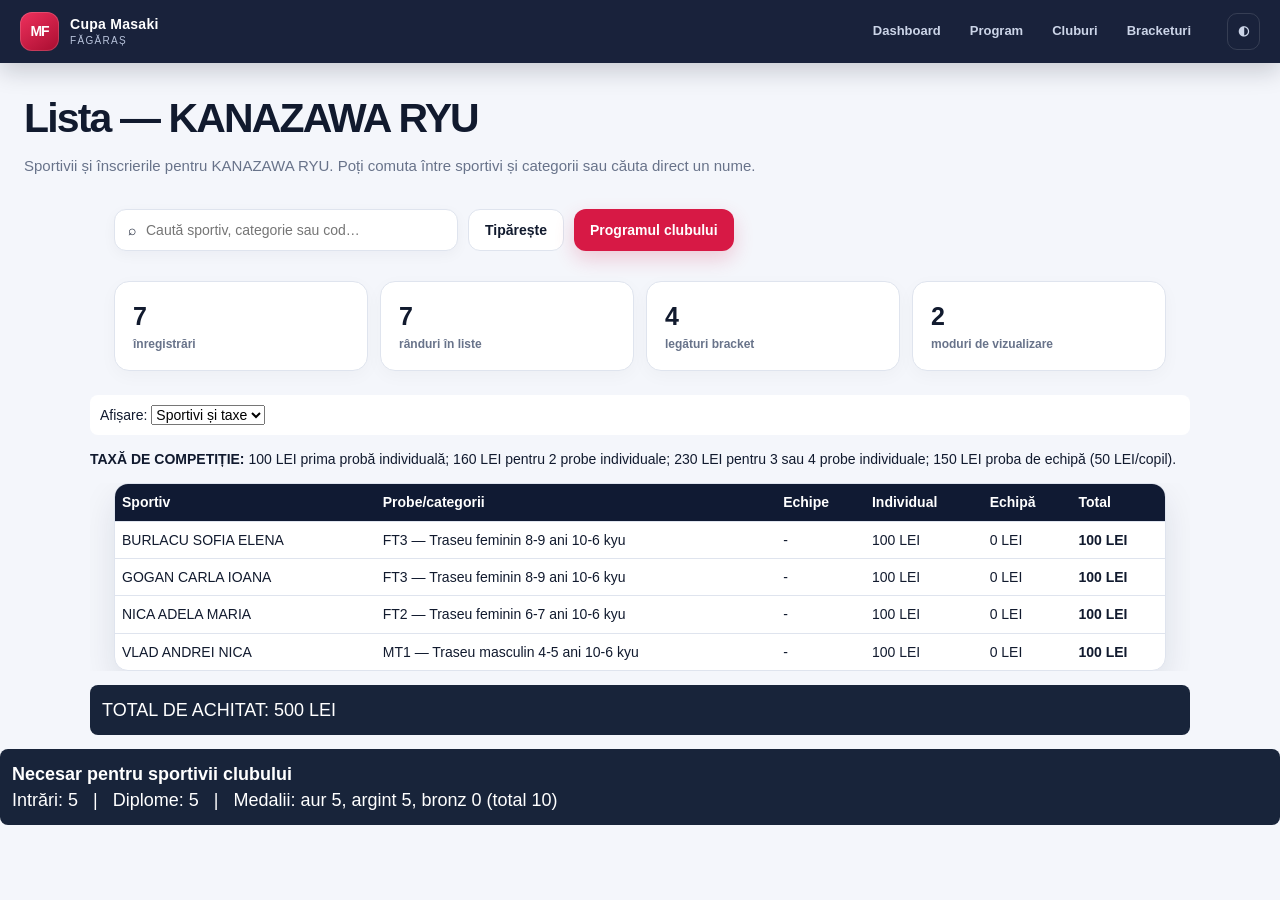
<file: kanazawaryu/lista.html>
<!doctype html>
<html lang="ro"><head><meta charset="utf-8"><meta name="viewport" content="width=device-width,initial-scale=1"><meta name="theme-color" content="#101a33"><title>Lista — KANAZAWA RYU</title>
<style>
body{font:14px Arial;margin:24px;background:#eef2f7;color:#18243a}
h1{margin-bottom:6px}.columns{display:grid;grid-template-columns:repeat(3,minmax(0,1fr));gap:16px}
.column{background:white;border-radius:10px;overflow:hidden;box-shadow:0 2px 8px #18243a22}
h2{margin:0;padding:14px;background:#18243a;color:white;text-align:center}
table{width:100%;border-collapse:collapse}th,td{border-bottom:1px solid #d9e0e8;padding:8px 7px;vertical-align:top}
th{background:#d71945;color:white;text-align:left}.time,.code{font-weight:bold;white-space:nowrap}
.code{color:#d71945}.duration{white-space:nowrap;color:#526172}.rosu{background:#ffdede}
.albastru{background:#dfe8ff}.band{display:inline-block;width:7px;height:22px;
vertical-align:middle;margin-right:7px;border-radius:2px}.band.rosu{background:#e33434}
.band.albastru{background:#356bd8}.category-link{color:#d71945;font-weight:bold;text-decoration:none}
.category-block{background:white;margin:0 0 16px;border-radius:10px;overflow:hidden;
box-shadow:0 2px 8px #18243a22}.category-title{padding:12px 14px;background:#18243a;color:white}
.category-title a{color:white}.category-table{width:100%}
@media(max-width:900px){.columns{grid-template-columns:1fr}}
</style><link rel="stylesheet" href="../assets/theme.css">
<style>.hidden{display:none}.selector{padding:10px;background:white;border-radius:8px;margin-bottom:14px}.total{font-size:18px;background:#18243a;color:white;padding:12px;border-radius:8px;margin-top:14px}</style>
</head><body><h1>Lista — KANAZAWA RYU</h1>
<div class="selector"><label>Afișare: <select id="view" onchange="switchView()"><option value="athletes">Sportivi și taxe</option><option value="categories">Categorii</option></select></label></div>
<div id="athletes"><p><b>TAXĂ DE COMPETIȚIE:</b> 100 LEI prima probă individuală; 160 LEI pentru 2 probe individuale; 230 LEI pentru 3 sau 4 probe individuale; 150 LEI proba de echipă (50 LEI/copil).</p>
<table><tr><th>Sportiv</th><th>Probe/categorii</th><th>Echipe</th><th>Individual</th><th>Echipă</th><th>Total</th></tr>
<tr><td>BURLACU SOFIA ELENA</td><td>FT3 — Traseu feminin 8-9 ani 10-6 kyu</td><td>-</td><td>100 LEI</td><td>0 LEI</td><td><b>100 LEI</b></td></tr>
<tr><td>GOGAN CARLA IOANA</td><td>FT3 — Traseu feminin 8-9 ani 10-6 kyu</td><td>-</td><td>100 LEI</td><td>0 LEI</td><td><b>100 LEI</b></td></tr>
<tr><td>NICA ADELA MARIA</td><td>FT2 — Traseu feminin 6-7 ani 10-6 kyu</td><td>-</td><td>100 LEI</td><td>0 LEI</td><td><b>100 LEI</b></td></tr>
<tr><td>VLAD ANDREI NICA</td><td>MT1 — Traseu masculin 4-5 ani 10-6 kyu</td><td>-</td><td>100 LEI</td><td>0 LEI</td><td><b>100 LEI</b></td></tr>
</table>
<div class="total">TOTAL DE ACHITAT: 500 LEI</div></div>
<div id="categories" class="hidden"><table><tr><th>Categorie</th><th>Sportivi</th><th>Nr.</th></tr>
<tr><td class="code"><a href="../bracketuri.pdf?pagina=5#page=5">MT1</a> — Traseu masculin 4-5 ani 10-6 kyu</td><td>VLAD ANDREI NICA</td><td>1</td></tr>
<tr><td class="code"><a href="../bracketuri.pdf?pagina=11#page=11">FT2</a> — Traseu feminin 6-7 ani 10-6 kyu</td><td>NICA ADELA MARIA</td><td>1</td></tr>
<tr><td class="code"><a href="../bracketuri.pdf?pagina=14#page=14">FT3</a> — Traseu feminin 8-9 ani 10-6 kyu</td><td>BURLACU SOFIA ELENA, GOGAN CARLA IOANA</td><td>2</td></tr>
</table></div>
<section class="total"><b>Necesar pentru sportivii clubului</b><br>Intrări: 5 &nbsp; | &nbsp; Diplome: 5 &nbsp; | &nbsp; Medalii: aur 5, argint 5, bronz 0 (total 10)</section>
<script>function switchView(){const v=document.getElementById('view').value;document.getElementById('athletes').classList.toggle('hidden',v!=='athletes');document.getElementById('categories').classList.toggle('hidden',v!=='categories');}</script>
<script src="../assets/app.js"></script>
</body></html>
</file>
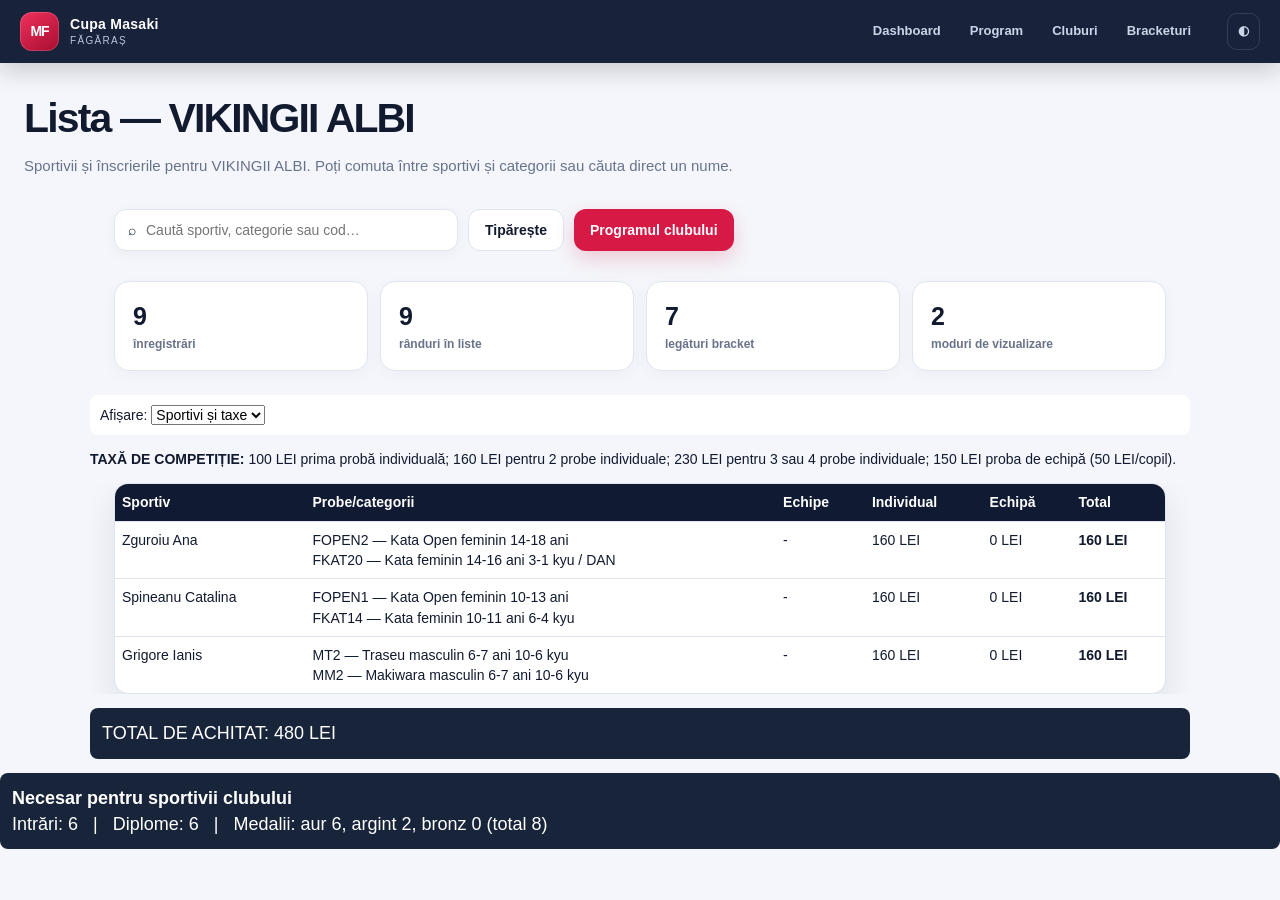
<file: vikingiialbi/lista.html>
<!doctype html>
<html lang="ro"><head><meta charset="utf-8"><meta name="viewport" content="width=device-width,initial-scale=1"><meta name="theme-color" content="#101a33"><title>Lista — VIKINGII ALBI</title>
<style>
body{font:14px Arial;margin:24px;background:#eef2f7;color:#18243a}
h1{margin-bottom:6px}.columns{display:grid;grid-template-columns:repeat(3,minmax(0,1fr));gap:16px}
.column{background:white;border-radius:10px;overflow:hidden;box-shadow:0 2px 8px #18243a22}
h2{margin:0;padding:14px;background:#18243a;color:white;text-align:center}
table{width:100%;border-collapse:collapse}th,td{border-bottom:1px solid #d9e0e8;padding:8px 7px;vertical-align:top}
th{background:#d71945;color:white;text-align:left}.time,.code{font-weight:bold;white-space:nowrap}
.code{color:#d71945}.duration{white-space:nowrap;color:#526172}.rosu{background:#ffdede}
.albastru{background:#dfe8ff}.band{display:inline-block;width:7px;height:22px;
vertical-align:middle;margin-right:7px;border-radius:2px}.band.rosu{background:#e33434}
.band.albastru{background:#356bd8}.category-link{color:#d71945;font-weight:bold;text-decoration:none}
.category-block{background:white;margin:0 0 16px;border-radius:10px;overflow:hidden;
box-shadow:0 2px 8px #18243a22}.category-title{padding:12px 14px;background:#18243a;color:white}
.category-title a{color:white}.category-table{width:100%}
@media(max-width:900px){.columns{grid-template-columns:1fr}}
</style><link rel="stylesheet" href="../assets/theme.css">
<style>.hidden{display:none}.selector{padding:10px;background:white;border-radius:8px;margin-bottom:14px}.total{font-size:18px;background:#18243a;color:white;padding:12px;border-radius:8px;margin-top:14px}</style>
</head><body><h1>Lista — VIKINGII ALBI</h1>
<div class="selector"><label>Afișare: <select id="view" onchange="switchView()"><option value="athletes">Sportivi și taxe</option><option value="categories">Categorii</option></select></label></div>
<div id="athletes"><p><b>TAXĂ DE COMPETIȚIE:</b> 100 LEI prima probă individuală; 160 LEI pentru 2 probe individuale; 230 LEI pentru 3 sau 4 probe individuale; 150 LEI proba de echipă (50 LEI/copil).</p>
<table><tr><th>Sportiv</th><th>Probe/categorii</th><th>Echipe</th><th>Individual</th><th>Echipă</th><th>Total</th></tr>
<tr><td>Zguroiu Ana</td><td>FOPEN2 — Kata Open feminin 14-18 ani  <br>FKAT20 — Kata feminin 14-16 ani 3-1 kyu / DAN</td><td>-</td><td>160 LEI</td><td>0 LEI</td><td><b>160 LEI</b></td></tr>
<tr><td>Spineanu Catalina</td><td>FOPEN1 — Kata Open feminin 10-13 ani  <br>FKAT14 — Kata feminin 10-11 ani 6-4 kyu</td><td>-</td><td>160 LEI</td><td>0 LEI</td><td><b>160 LEI</b></td></tr>
<tr><td>Grigore Ianis</td><td>MT2 — Traseu masculin 6-7 ani 10-6 kyu<br>MM2 — Makiwara masculin 6-7 ani 10-6 kyu</td><td>-</td><td>160 LEI</td><td>0 LEI</td><td><b>160 LEI</b></td></tr>
</table>
<div class="total">TOTAL DE ACHITAT: 480 LEI</div></div>
<div id="categories" class="hidden"><table><tr><th>Categorie</th><th>Sportivi</th><th>Nr.</th></tr>
<tr><td class="code"><a href="../bracketuri.pdf?pagina=1#page=1">FOPEN2</a> — Kata Open feminin 14-18 ani  </td><td>Zguroiu Ana</td><td>1</td></tr>
<tr><td class="code"><a href="../bracketuri.pdf?pagina=3#page=3">FOPEN1</a> — Kata Open feminin 10-13 ani  </td><td>Spineanu Catalina</td><td>1</td></tr>
<tr><td class="code"><a href="../bracketuri.pdf?pagina=7#page=7">MT2</a> — Traseu masculin 6-7 ani 10-6 kyu</td><td>Grigore Ianis</td><td>1</td></tr>
<tr><td class="code"><a href="../bracketuri.pdf?pagina=21#page=21">MM2</a> — Makiwara masculin 6-7 ani 10-6 kyu</td><td>Grigore Ianis</td><td>1</td></tr>
<tr><td class="code"><a href="../bracketuri.pdf?pagina=55#page=55">FKAT14</a> — Kata feminin 10-11 ani 6-4 kyu</td><td>Spineanu Catalina</td><td>1</td></tr>
<tr><td class="code"><a href="../bracketuri.pdf?pagina=59#page=59">FKAT20</a> — Kata feminin 14-16 ani 3-1 kyu / DAN</td><td>Zguroiu Ana</td><td>1</td></tr>
</table></div>
<section class="total"><b>Necesar pentru sportivii clubului</b><br>Intrări: 6 &nbsp; | &nbsp; Diplome: 6 &nbsp; | &nbsp; Medalii: aur 6, argint 2, bronz 0 (total 8)</section>
<script>function switchView(){const v=document.getElementById('view').value;document.getElementById('athletes').classList.toggle('hidden',v!=='athletes');document.getElementById('categories').classList.toggle('hidden',v!=='categories');}</script>
<script src="../assets/app.js"></script>
</body></html>
</file>
<file: assets/theme.css>
:root{
  --ink:#111a2e;--muted:#68738a;--paper:#f4f6fb;--card:#fff;--line:#dfe4ee;
  --navy:#101a33;--navy-2:#1a2848;--red:#d71945;--red-2:#ef315d;--gold:#f0b429;
  --blue:#356bd8;--green:#16845b;--shadow:0 14px 34px rgba(20,30,55,.10);
  --radius:18px;--font:Inter,ui-sans-serif,-apple-system,BlinkMacSystemFont,"Segoe UI",sans-serif;
}
*{box-sizing:border-box}html{scroll-behavior:smooth}body{font-family:var(--font)!important;margin:0!important;background:var(--paper)!important;color:var(--ink)!important;line-height:1.45}
a{color:inherit}button,input,select{font:inherit}.app-header{position:sticky;top:0;z-index:50;display:flex;align-items:center;gap:24px;padding:12px max(20px,calc((100vw - 1500px)/2));background:rgba(16,26,51,.96);color:#fff;box-shadow:0 8px 24px #0a102030;backdrop-filter:blur(12px)}
body.has-shell{padding-bottom:50px}.brand{display:flex;align-items:center;gap:11px;text-decoration:none;white-space:nowrap}.brand-mark{display:grid;place-items:center;width:39px;height:39px;border-radius:12px;background:linear-gradient(145deg,var(--red-2),#a80d30);font-weight:900;letter-spacing:-1px;box-shadow:inset 0 0 0 1px #ffffff28}.brand-copy{display:flex;flex-direction:column;line-height:1.05}.brand-copy strong{font-size:14px;letter-spacing:.02em}.brand-copy small{font-size:10px;color:#b9c4dc;text-transform:uppercase;letter-spacing:.13em;margin-top:4px}
.app-nav{display:flex;align-items:center;gap:5px;margin-left:auto}.app-nav a,.icon-button{padding:9px 12px;border-radius:10px;text-decoration:none;color:#ccd5e8;font-size:13px;font-weight:700;border:0;background:transparent;cursor:pointer}.app-nav a:hover,.app-nav a[aria-current="page"],.icon-button:hover{background:#ffffff12;color:#fff}.icon-button{border:1px solid #ffffff20;padding:8px 10px}
body>h1,body>.page-title{max-width:1500px;margin:34px auto 8px!important;padding:0 24px;font-size:clamp(28px,3.2vw,46px);letter-spacing:-.045em;line-height:1.06;color:var(--ink)}
.page-intro,.page-tools,.metric-strip,.dashboard-main,.dashboard-hero,.club-grid{max-width:1500px;margin-left:auto;margin-right:auto}.page-intro{padding:0 24px;color:var(--muted);font-size:15px;margin-bottom:20px}.page-tools{position:sticky;top:72px;z-index:30;display:flex;gap:10px;align-items:center;flex-wrap:wrap;margin-bottom:18px;padding:12px 24px;background:linear-gradient(var(--paper) 72%,transparent)}
.control{display:flex;align-items:center;gap:8px;min-height:42px;background:var(--card);border:1px solid var(--line);border-radius:12px;padding:0 13px;box-shadow:0 4px 14px #111a2e0a}.control input,.control select{border:0;outline:0;background:transparent;color:var(--ink);min-width:160px}.control input{width:min(300px,55vw)}.control-label{font-size:12px;font-weight:800;color:var(--muted);text-transform:uppercase;letter-spacing:.06em}.btn{display:inline-flex;align-items:center;justify-content:center;gap:8px;min-height:42px;padding:0 16px;border:0;border-radius:12px;font-weight:800;text-decoration:none;cursor:pointer}.btn-primary{background:var(--red);color:#fff;box-shadow:0 8px 20px #d7194533}.btn-secondary{background:var(--card);color:var(--ink);border:1px solid var(--line)}.btn:hover{transform:translateY(-1px)}
.metric-strip{display:grid;grid-template-columns:repeat(4,minmax(0,1fr));gap:12px;padding:0 24px;margin-bottom:24px}.metric{background:var(--card);border:1px solid var(--line);border-radius:15px;padding:16px 18px;box-shadow:0 5px 18px #111a2e08}.metric strong{display:block;font-size:25px;letter-spacing:-.04em}.metric span{display:block;color:var(--muted);font-size:12px;font-weight:700;margin-top:2px}
.columns{max-width:1500px;margin:0 auto!important;padding:0 24px;display:grid!important;grid-template-columns:repeat(4,minmax(270px,1fr))!important;gap:14px!important;align-items:start}.column{background:var(--card)!important;border:1px solid var(--line);border-radius:var(--radius)!important;overflow:hidden;box-shadow:var(--shadow)!important}.column h2{position:static;z-index:4;margin:0!important;padding:15px 17px!important;background:linear-gradient(135deg,var(--navy),var(--navy-2))!important;color:#fff!important;text-align:left!important;font-size:16px;letter-spacing:-.01em}.column h2::before{content:"";display:inline-block;width:8px;height:8px;border-radius:50%;background:var(--gold);margin-right:9px;box-shadow:0 0 0 4px #f0b42922}.column table{font-size:12px}.column th{position:static;background:#edf0f7!important;color:#566179!important;text-transform:uppercase;font-size:9px;letter-spacing:.08em;padding:9px 7px!important}.column td{padding:9px 7px!important}.column tr:hover td{background:#f9faff}.column .time{font-size:12px;color:var(--navy)}.column .code a{display:inline-block;background:#ffe8ee;color:#b20d32!important;padding:2px 6px;border-radius:6px}.column .code+div{margin-top:4px;line-height:1.25;color:#46516a}.duration{font-size:10px}.break td{background:#fff5cd!important;color:#755000!important;padding:12px!important}.is-hidden{display:none!important}
.category-block{max-width:1100px;margin:0 auto 12px!important;background:var(--card)!important;border:1px solid var(--line);border-radius:15px!important;overflow:hidden;box-shadow:0 7px 20px #111a2e0a!important}.category-title{padding:13px 16px!important;background:var(--navy)!important;color:#dfe6f4!important;font-size:13px;line-height:1.55}.category-title a{color:#fff!important;text-decoration:none;font-weight:800}.category-title a:hover{text-decoration:underline}.category-table th{background:#edf0f7!important;color:#526077!important;text-transform:uppercase;font-size:10px;letter-spacing:.06em}.category-table td{padding:10px 14px!important}.category-block.match-highlight{box-shadow:0 0 0 2px var(--red),var(--shadow)!important}.band{width:8px!important;border-radius:5px!important}.rosu{background:#fff0f2!important}.albastru{background:#eef3ff!important}
body.club-page>section.category-block,body.club-list-page>div,body.club-list-page>table{margin-left:auto!important;margin-right:auto!important;max-width:1100px}.table-wrap{max-width:1500px;margin:0 auto;padding:0 24px;overflow:auto}.table-wrap table,body.club-list-page>table{background:var(--card);border-radius:14px;overflow:hidden;box-shadow:var(--shadow);border:1px solid var(--line)}
table{border-collapse:separate!important;border-spacing:0;width:100%}th,td{border-bottom:1px solid var(--line)!important}th{background:var(--navy)!important;color:#fff!important}tr:last-child td{border-bottom:0!important}.hidden{display:none!important}
.dashboard-page{background:radial-gradient(circle at 20% 0,#283a6b 0,transparent 32%),var(--navy)!important;color:#fff!important;min-height:100vh}.dashboard-page .app-header{background:transparent;box-shadow:none}.dashboard-hero{display:grid;grid-template-columns:1.25fr .75fr;gap:30px;padding:72px 24px 38px}.eyebrow{display:inline-flex;align-items:center;gap:8px;color:#ffb8c9;text-transform:uppercase;letter-spacing:.15em;font-size:11px;font-weight:900}.eyebrow::before{content:"";width:28px;height:2px;background:var(--red-2)}.dashboard-hero h1{font-size:clamp(45px,7vw,86px);line-height:.94;letter-spacing:-.065em;margin:18px 0 24px;max-width:850px}.dashboard-hero p{max-width:650px;color:#bfc9dc;font-size:17px}.hero-actions{display:flex;gap:10px;flex-wrap:wrap;margin-top:28px}.dashboard-page .btn-secondary{background:#ffffff0d;color:#fff;border-color:#ffffff24}.hero-panel{align-self:end;background:linear-gradient(145deg,#ffffff12,#ffffff07);border:1px solid #ffffff1f;border-radius:24px;padding:24px;box-shadow:0 30px 80px #05081766}.hero-panel-label{color:#aab7d1;font-size:11px;text-transform:uppercase;letter-spacing:.12em;font-weight:800}.hero-panel-time{font-size:52px;font-weight:900;letter-spacing:-.06em;margin:8px 0}.hero-panel p{font-size:13px;margin:0}.dashboard-main{padding:0 24px 80px}.quick-grid{display:grid;grid-template-columns:repeat(4,1fr);gap:14px}.quick-card{position:relative;min-height:190px;padding:22px;background:#fff;color:var(--ink);border-radius:20px;text-decoration:none;overflow:hidden;transition:.2s transform,.2s box-shadow}.quick-card:hover{transform:translateY(-4px);box-shadow:0 24px 50px #05081755}.quick-card::after{content:"↗";position:absolute;right:18px;top:14px;font-size:25px;color:#a5aec1}.quick-icon{display:grid;place-items:center;width:44px;height:44px;border-radius:13px;background:#ffe7ed;color:var(--red);font-weight:900;margin-bottom:26px}.quick-card h2{font-size:20px;margin:0 0 8px}.quick-card p{font-size:13px;color:var(--muted);margin:0}.dashboard-stats{display:grid;grid-template-columns:repeat(4,1fr);gap:1px;margin:20px 0;background:#ffffff20;border:1px solid #ffffff20;border-radius:18px;overflow:hidden}.dashboard-stat{padding:20px;background:#ffffff09}.dashboard-stat strong{display:block;font-size:30px}.dashboard-stat span{font-size:11px;color:#aebbd3;text-transform:uppercase;letter-spacing:.09em;font-weight:800}
.club-grid{padding:0 24px;display:grid;grid-template-columns:repeat(3,1fr);gap:14px}.club-grid li{list-style:none;background:var(--card);border:1px solid var(--line);border-radius:16px;padding:18px;box-shadow:0 6px 18px #111a2e0a}.club-grid li:first-child{grid-column:1/-1}.club-grid b{display:block;font-size:16px;margin-bottom:10px}.club-grid a{display:inline-flex;margin-right:6px;padding:7px 10px;background:#f0f3f9;border-radius:9px;text-decoration:none;font-size:12px;font-weight:800}.empty-state{max-width:700px;margin:30px auto;padding:30px;text-align:center;color:var(--muted);background:var(--card);border:1px dashed #b9c1d1;border-radius:16px}
body.dark-mode{--ink:#edf1fa;--muted:#aab4c7;--paper:#0d1426;--card:#151f35;--line:#29344d;--navy:#0a1020;--navy-2:#1a2848;--shadow:0 15px 35px #0005}body.dark-mode .control input,body.dark-mode .control select{color:#fff}body.dark-mode .column th,body.dark-mode .category-table th{background:#202c44!important;color:#b9c4d8!important}body.dark-mode .column tr:hover td{background:#1a263d}body.dark-mode .column .code+div{color:#bdc6d8}body.dark-mode .btn-secondary{color:#fff}body.dark-mode .club-grid a{background:#202c44}
@media(min-width:1181px){.quick-grid{grid-template-columns:repeat(3,minmax(0,1fr))}}
@media(max-width:1180px){.columns{grid-template-columns:repeat(2,minmax(280px,1fr))!important}.quick-grid{grid-template-columns:repeat(2,1fr)}.column h2,.column th{position:static}}
@media(max-width:760px){.app-header{gap:10px;padding:10px 14px}.brand-copy{display:none}.app-nav{position:fixed;left:10px;right:10px;bottom:10px;z-index:80;justify-content:space-around;padding:5px;background:rgba(16,26,51,.97);border:1px solid #ffffff1c;border-radius:14px;box-shadow:0 12px 34px #0008}.app-nav a{font-size:11px;padding:8px}.page-tools{top:58px;padding:10px 14px}.metric-strip{grid-template-columns:repeat(2,1fr);padding:0 14px}.columns{grid-template-columns:1fr!important;padding:0 12px}.dashboard-hero{grid-template-columns:1fr;padding-top:42px}.dashboard-hero h1{font-size:48px}.quick-grid{grid-template-columns:1fr}.dashboard-stats{grid-template-columns:repeat(2,1fr)}.club-grid{grid-template-columns:1fr;padding:0 14px}.control{flex:1}.control input{width:100%;min-width:0}body>h1,body>.page-title{padding:0 16px;margin-top:24px!important}.page-intro{padding:0 16px}.category-block{margin-left:10px!important;margin-right:10px!important}.hero-panel{display:none}}
@media(max-width:760px){html,body{max-width:100%;overflow-x:hidden}.app-header{min-height:58px}.page-tools{gap:8px}.page-tools .control:first-child{flex-basis:100%;min-width:0}.page-tools .control input{min-width:0}.page-tools .btn{flex:1 1 auto;padding:0 10px;font-size:12px}.category-block{width:calc(100% - 20px);max-width:calc(100% - 20px)}.category-title{overflow-wrap:anywhere}.category-table{table-layout:fixed}.category-table td,.category-table th{overflow-wrap:anywhere}body>h1,body>.page-title{overflow-wrap:anywhere;font-size:clamp(25px,7vw,38px)}.app-nav a{font-size:10px;padding:8px 6px}.brand{margin-right:auto}}
@media print{.app-header,.page-tools,.hero-actions,.icon-button{display:none!important}body{background:#fff!important}.columns{display:block!important;padding:0}.column,.category-block{box-shadow:none!important;break-inside:avoid;margin-bottom:14px!important}.column h2,.column th{position:static}.category-block{max-width:none}a{text-decoration:none}.metric-strip{display:none}}
</file>
